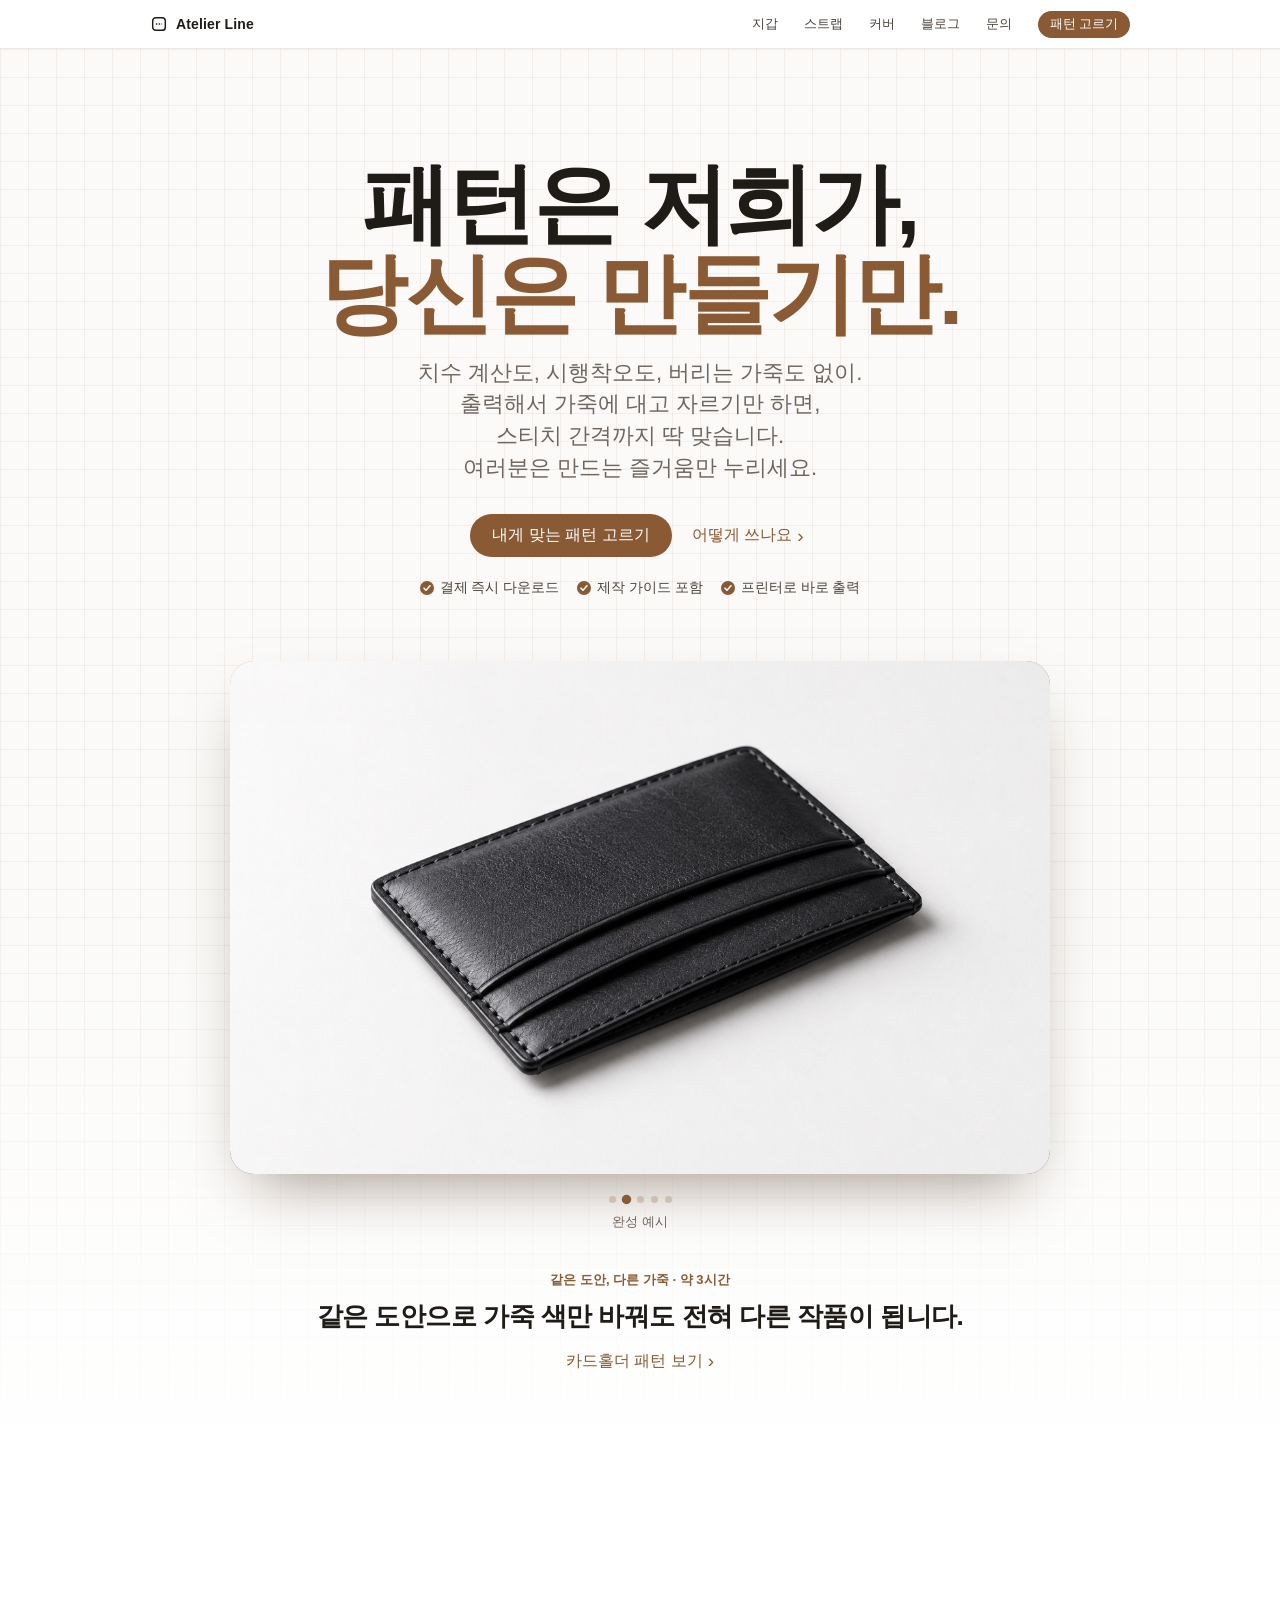
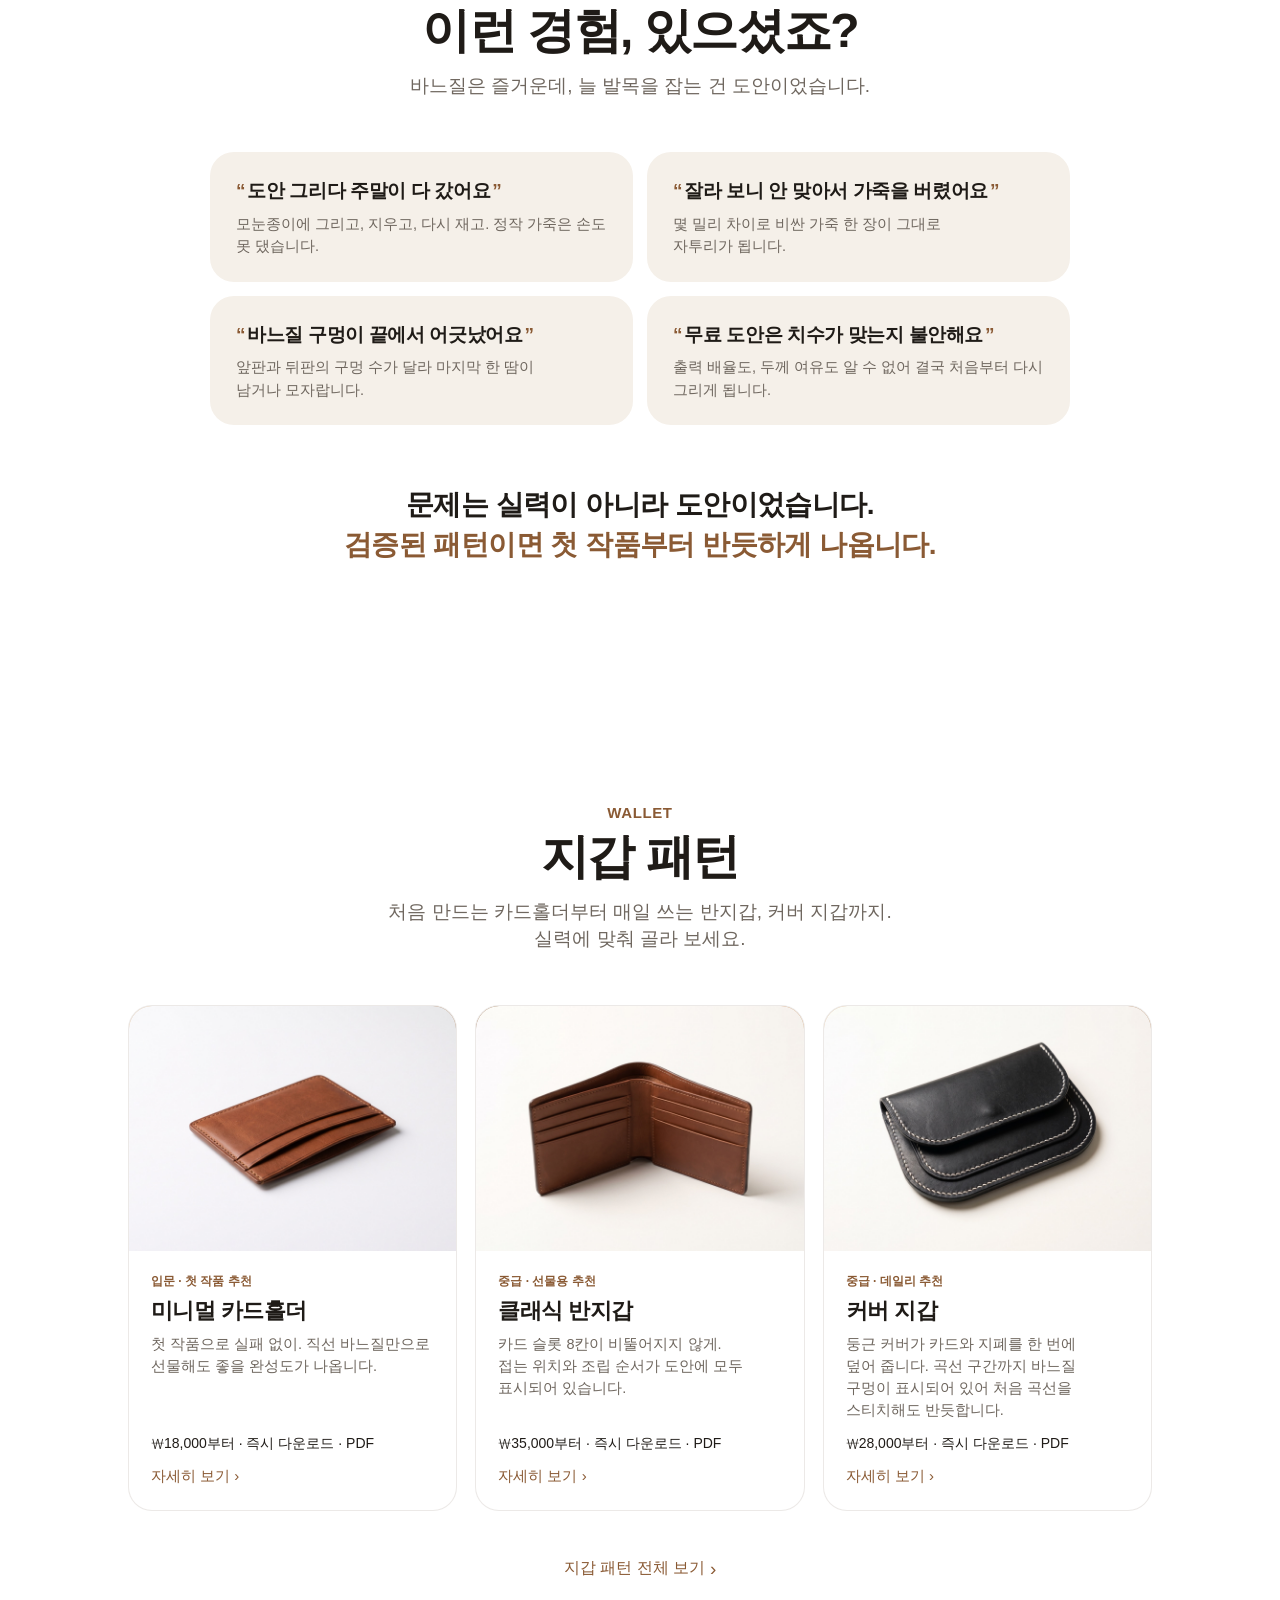
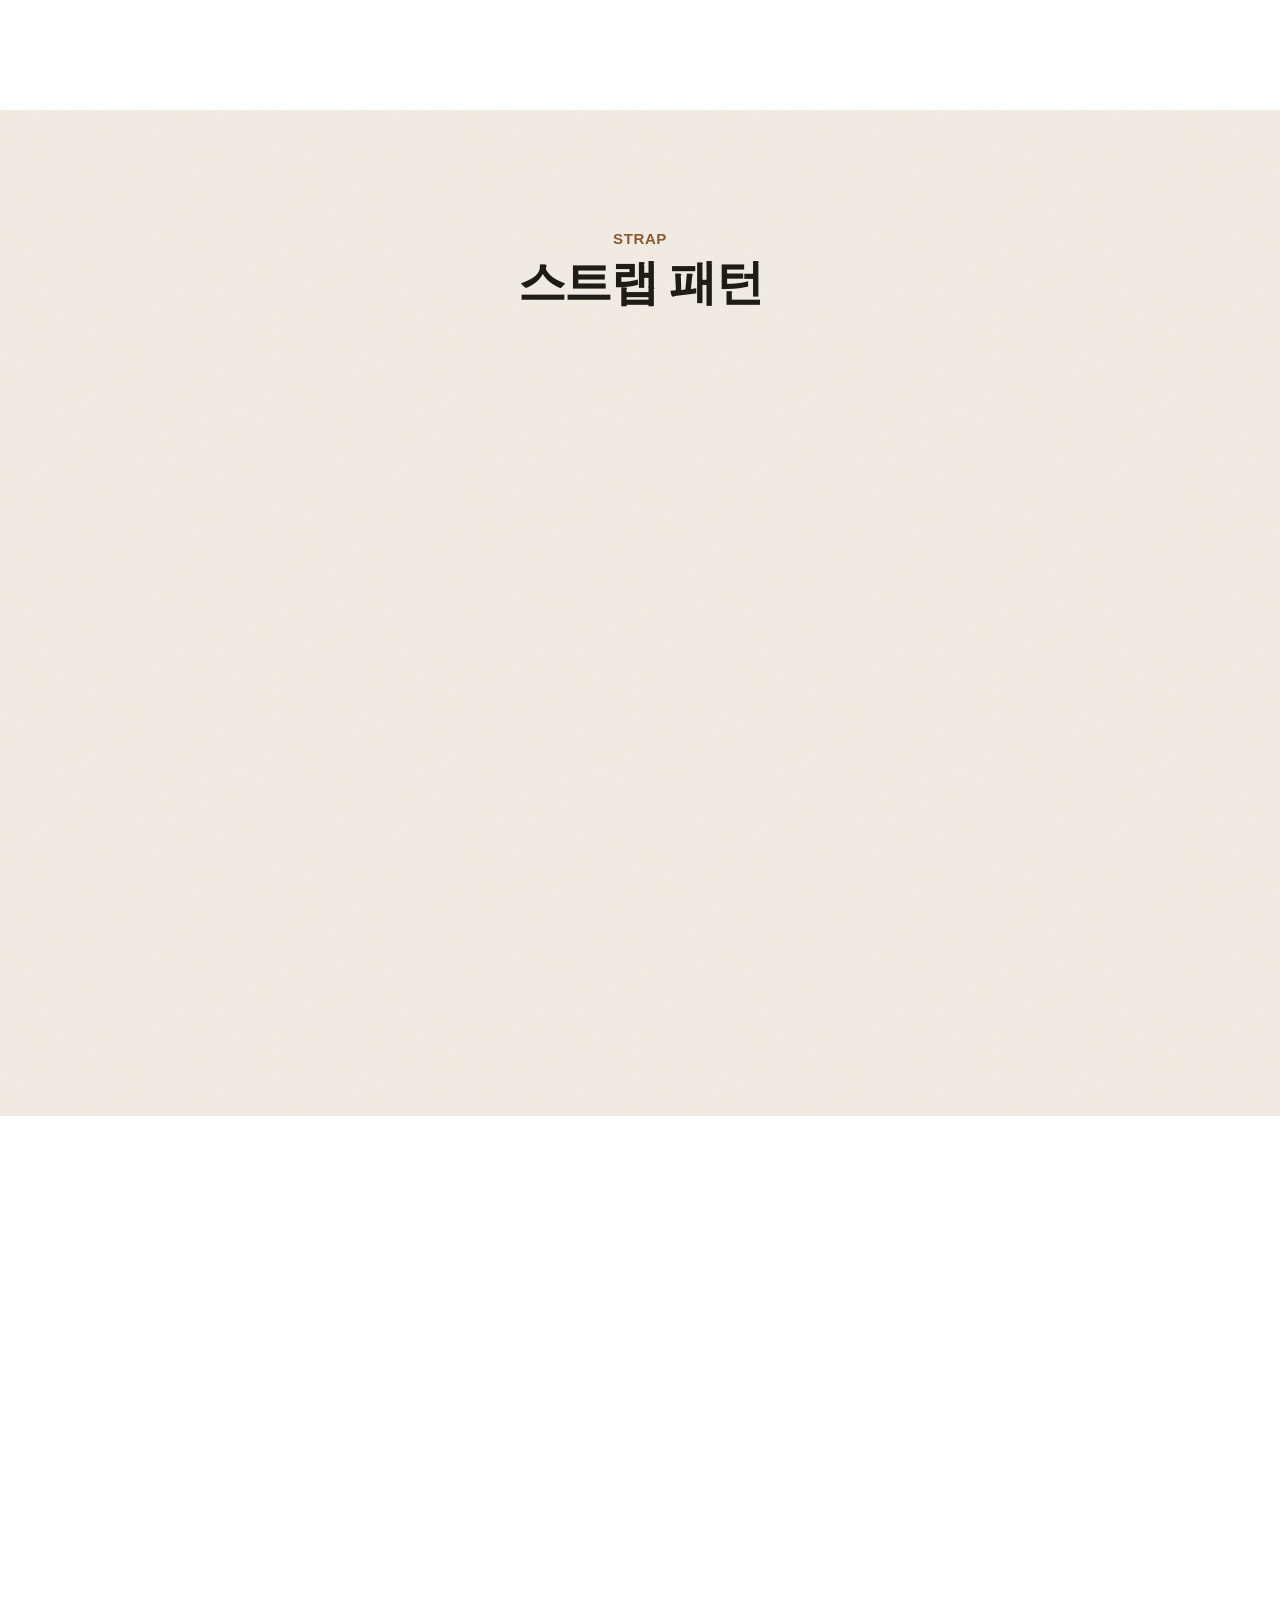
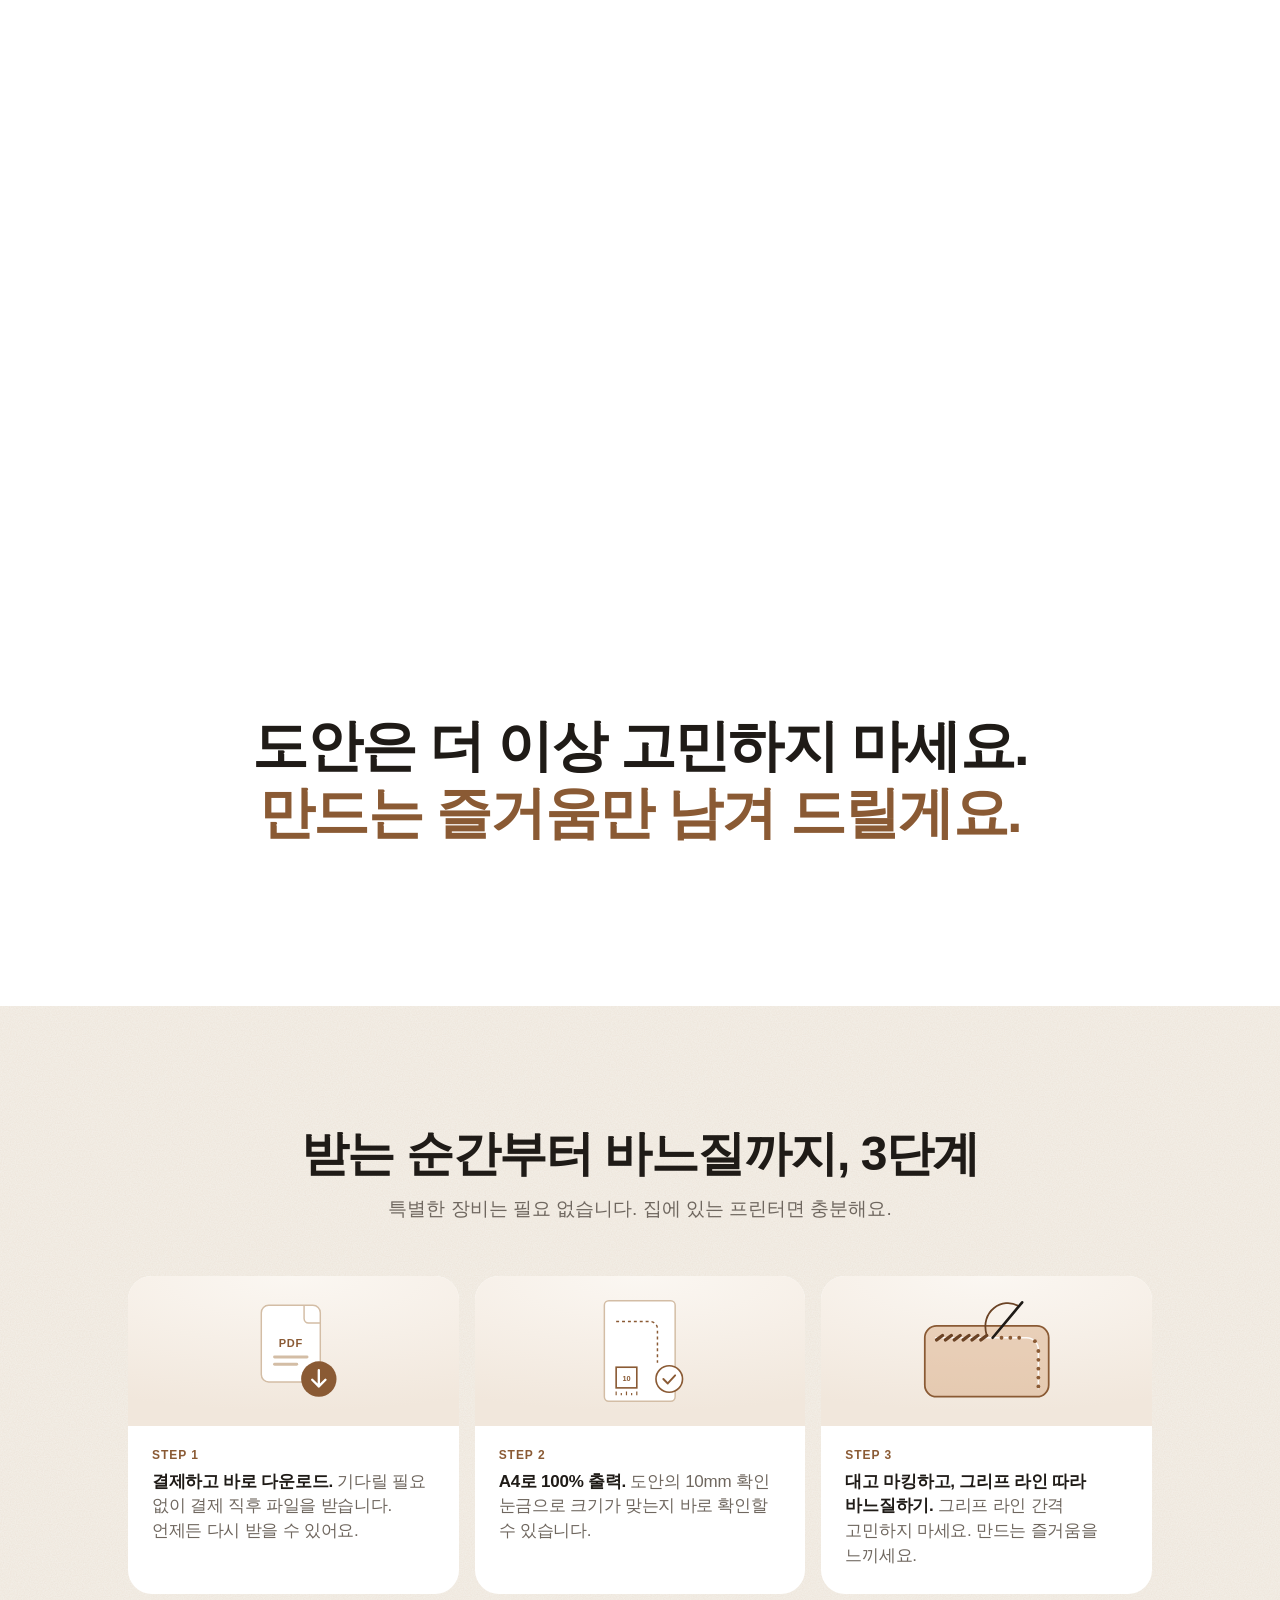
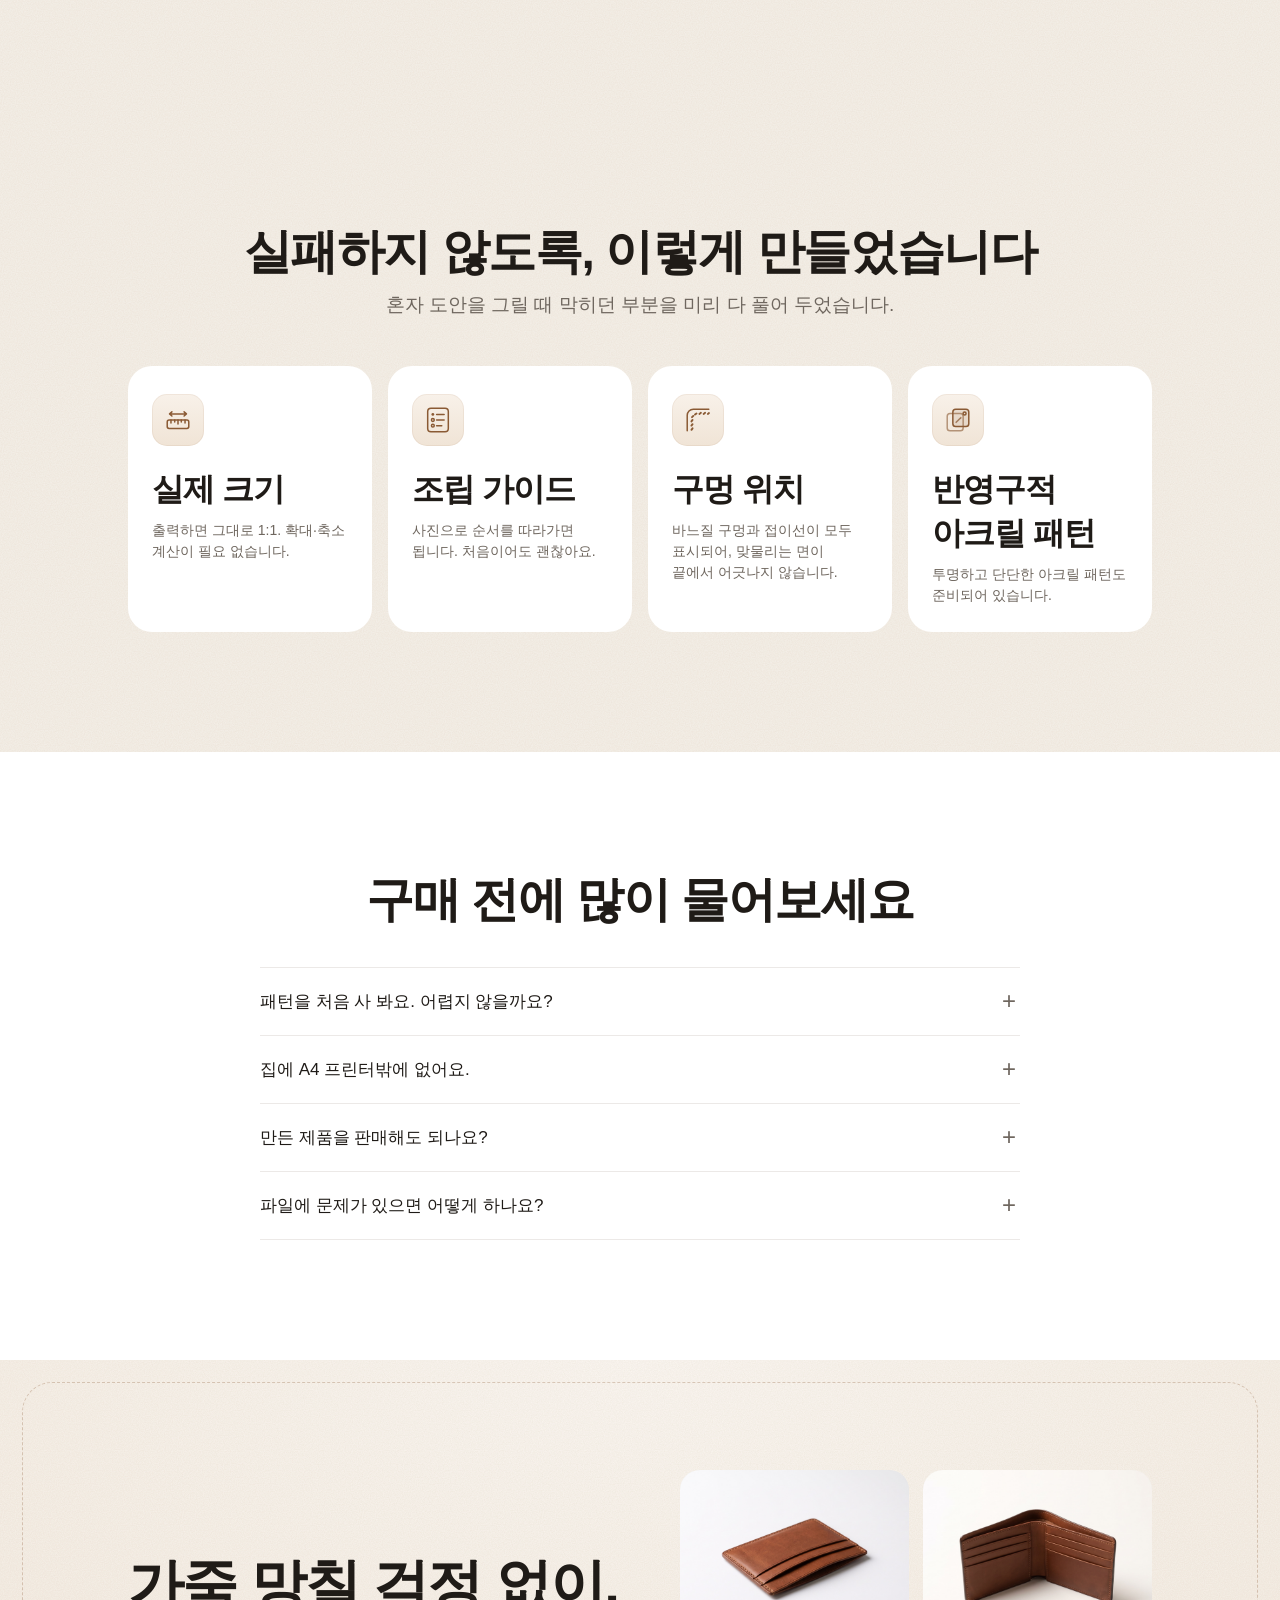
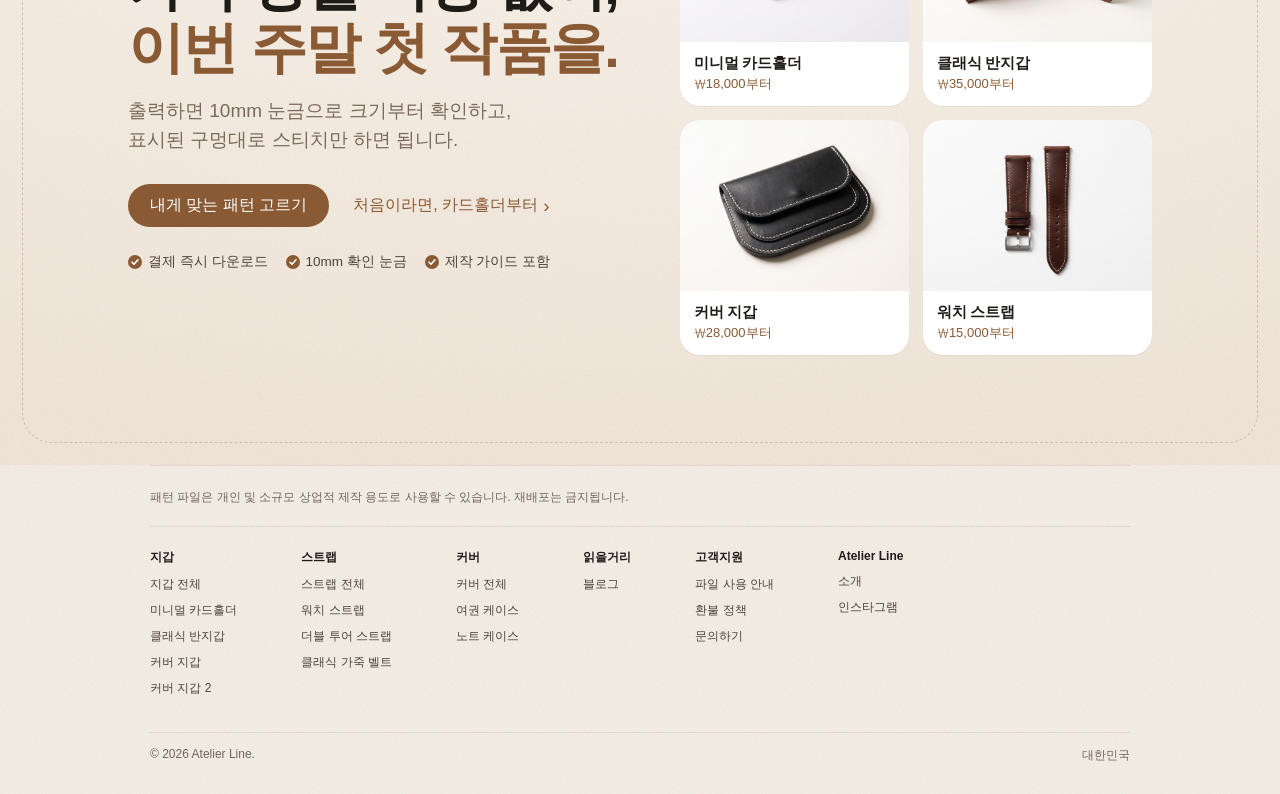
<file: index.html>
<!DOCTYPE html>
<html lang="ko"><head>
<meta charset="UTF-8">
<meta name="robots" content="noindex, nofollow">
<meta name="viewport" content="width=device-width, initial-scale=1, viewport-fit=cover">
<title>ATELIER LINE — 가죽 패턴</title>
<script>document.documentElement.classList.add('js');</script>
<style>
:root{
  --bg:#ffffff; --ink:#1f1b17; --sub:#6f675f; --line:rgba(70,45,20,.10);
  --soft:#f5f0e9;
  --display:"Malgun Gothic","맑은 고딕","Apple SD Gothic Neo","Pretendard",-apple-system,BlinkMacSystemFont,sans-serif;
  --grain:url("data:image/svg+xml,%3Csvg xmlns='http://www.w3.org/2000/svg' width='180' height='180'%3E%3Cfilter id='n'%3E%3CfeTurbulence type='fractalNoise' baseFrequency='.85' numOctaves='2' stitchTiles='stitch'/%3E%3CfeColorMatrix values='0 0 0 0 .32 0 0 0 0 .2 0 0 0 0 .09 .1 0 0 0 0'/%3E%3C/filter%3E%3Crect width='100%25' height='100%25' filter='url(%23n)'/%3E%3C/svg%3E");
  --accent:#8a5a34; --accent-2:#c98a52;
  --mono:"SF Mono",ui-monospace,Menlo,Consolas,monospace;
  --ease:cubic-bezier(.22,.61,.36,1);
}
*{margin:0;padding:0;box-sizing:border-box;}
html{scroll-behavior:smooth; scroll-padding-top:52px;}
body{
  font-family:-apple-system,BlinkMacSystemFont,"SF Pro Display","SF Pro Text","Apple SD Gothic Neo","Pretendard",Helvetica,Arial,sans-serif;
  background:var(--bg); color:var(--ink);
  -webkit-font-smoothing:antialiased;
  overflow-x:hidden;
  word-break:keep-all;
}
img,svg{max-width:100%;display:block;}
.wrap{max-width:1024px;margin:0 auto;padding:0 22px;}
a{color:inherit;}

/* ---------- Nav ---------- */
h1,h2,h3{text-wrap:balance;}
p{text-wrap:pretty;}
.hero .sub{text-wrap:balance;}
.hero .sub .ln{display:block; text-wrap:balance;}
.hero .sub .ch{display:inline-block;}
nav{
  position:sticky; top:0; z-index:50;
  padding-top:env(safe-area-inset-top,0px);
  backdrop-filter:saturate(180%) blur(20px); -webkit-backdrop-filter:saturate(180%) blur(20px);
  background:rgba(255,255,255,.72);
  border-bottom:.5px solid var(--line);
}
nav .wrap{display:flex; align-items:center; justify-content:space-between; height:48px; gap:16px;}
.brand{display:flex; align-items:center; gap:8px; font-size:14px; font-weight:600; letter-spacing:.01em; text-decoration:none; white-space:nowrap;}
.brand svg{width:18px; height:18px;}
.navlinks{display:flex; align-items:center; gap:26px; font-size:12.5px;}
.navlinks a{text-decoration:none; color:#4a433c; transition:color .2s;}
.navlinks a:hover{color:var(--ink);}
.navlinks .nav-cta{background:var(--accent); color:#fff; padding:5px 12px; border-radius:980px; font-weight:500; white-space:nowrap;}
.navlinks .nav-cta:hover{color:#fff; background:#6f4627;}

/* ---------- Buttons ---------- */
.actions{display:flex; gap:14px; justify-content:center; align-items:center; flex-wrap:wrap;}
.btn{
  display:inline-flex; align-items:center; justify-content:center;
  font-size:16px; font-weight:500; text-decoration:none;
  padding:11px 22px; border-radius:980px; transition:background .2s, transform .2s;
}
.btn-primary{background:var(--accent); color:#fff;}
.btn-primary:hover{background:#744a2a;}
.btn-primary:active{transform:scale(.97);}
.btn-link{color:var(--accent); padding:11px 6px;}
.btn-link::after{content:"›"; margin-left:5px; font-size:19px; line-height:0; transition:transform .2s;}
.btn-link:hover::after{transform:translateX(3px);}
.dark .btn-primary{background:var(--accent-2); color:#1a120b;}
.dark .btn-primary:hover{background:#d99c66;}
.dark .btn-link{color:var(--accent-2);}

/* ---------- Hero ---------- */
.hero{
  position:relative; text-align:center; overflow:hidden;
  padding:110px 24px 0;
  background:
    linear-gradient(to bottom, rgba(255,255,255,0) 60%, #fff 100%),
    linear-gradient(rgba(138,90,52,.07) 1px, transparent 1px) 0 0/28px 28px,
    linear-gradient(90deg, rgba(138,90,52,.07) 1px, transparent 1px) 0 0/28px 28px,
    #fbfaf8;
}
.hero .eyebrow{display:inline-block; font-size:13px; font-weight:600; color:var(--accent); letter-spacing:.04em; padding:6px 12px; border:1px solid rgba(138,90,52,.25); border-radius:980px; background:rgba(255,255,255,.7); margin-bottom:22px;}
.hero h1{font-size:clamp(40px,8vw,88px); font-weight:700; letter-spacing:-.045em; line-height:1.02; margin-bottom:18px;}
.hero h1 em{font-style:normal; color:var(--accent);}
.hero .sub{font-size:clamp(17px,2.2vw,22px); color:var(--sub); max-width:520px; margin:0 auto 30px; line-height:1.45;}
.hero{padding-bottom:90px;}
.show{max-width:820px; margin:64px auto 0;}
.result-stack{display:grid;}
.result-stack > *{grid-area:1/1; opacity:0; visibility:hidden; transition:opacity .7s ease, visibility 0s linear .7s;}
.result-stack > .is-on{opacity:1; visibility:visible; transition:opacity .7s ease;}
.result{position:relative; aspect-ratio:16/10; border-radius:24px; overflow:hidden; margin:0; background:radial-gradient(120% 90% at 20% 10%,#e6c49d 0%,#b9875a 45%,#7d4f2c 100%); box-shadow:0 30px 60px -26px rgba(60,35,15,.5);}
.result > .photo{position:absolute; inset:0; width:100%; height:100%; object-fit:cover;}
.show-labels{display:flex; flex-direction:column; align-items:center; gap:10px; margin:22px auto 0; font-size:13px; color:var(--sub);}
.show-labels p{margin:0; text-align:center;}
.show-dots{display:flex; justify-content:center; gap:7px;}
.show-dot{position:relative; width:7px; height:7px; padding:0; border:0; border-radius:50%; background:rgba(138,90,52,.25); cursor:pointer; transition:background .3s, transform .3s;}
.show-dot.is-on{background:var(--accent); transform:scale(1.35);}
.show-dot::after{content:""; position:absolute; inset:-12px -6px;}
.slide-infos{display:grid; margin-top:40px;}
.slide-info{grid-area:1/1; opacity:0; visibility:hidden; transition:opacity .5s ease, visibility 0s linear .5s;}
.slide-info.is-on{opacity:1; visibility:visible; transition:opacity .5s ease .15s;}
.si-time{font-size:13px; font-weight:600; color:var(--accent); margin-bottom:10px;}
.si-cap{font-size:clamp(20px,2.6vw,26px); font-weight:600; letter-spacing:-.02em; margin:0 16px;}
.show-link{margin-top:6px;}
.ed-on .slide-info:not(.is-on) .ed-text{pointer-events:none;}

/* ---------- Product panels ---------- */
.panel{
  min-height:92vh; display:flex; flex-direction:column; align-items:center;
  justify-content:center; text-align:center; padding:110px 24px; position:relative;
}
.panel.alt{background:var(--soft);}
.panel.dark{background:#000; color:#f5f0e9;}
.panel .eyebrow{font-size:15px; font-weight:600; color:var(--accent); margin-bottom:8px; letter-spacing:.01em;}
.panel.dark .eyebrow{color:var(--accent-2);}
.panel h2{font-size:clamp(36px,6.4vw,64px); font-weight:700; letter-spacing:-.035em; line-height:1.05; margin-bottom:14px;}
.panel .sub{font-size:clamp(17px,2vw,21px); color:var(--sub); max-width:500px; margin:0 auto 26px; line-height:1.45;}
.panel.dark .sub{color:#a69c91;}
.price{font-size:14px; color:var(--sub); margin-top:14px; font-variant-numeric:tabular-nums;}
.panel.dark .price{color:#8e8e93;}

.visual{
  width:min(760px,100%); aspect-ratio:16/10; border-radius:28px; margin-top:52px;
  position:relative; overflow:hidden;
  box-shadow:0 30px 60px -30px rgba(60,35,15,.45), inset 0 0 0 1px rgba(255,255,255,.08);
}
.visual svg{position:absolute; inset:0; width:100%; height:100%;}
.visual > .photo{position:absolute; inset:0; width:100%; height:100%; object-fit:cover; z-index:2;}
.visual:has(> .photo) > svg{display:none;}
.visual .lbl, .visual .dim text{font-family:var(--mono);}
.v1{background:radial-gradient(120% 90% at 20% 10%,#e6c49d 0%,#b9875a 45%,#7d4f2c 100%);}
.v2{background:radial-gradient(120% 90% at 20% 10%,#2c2c2e 0%,#141415 55%,#050505 100%); box-shadow:0 30px 80px -30px rgba(201,138,82,.35), inset 0 0 0 1px rgba(255,255,255,.08);}
.v3{background:radial-gradient(120% 90% at 80% 10%,#d79a62 0%,#9b6235 50%,#4e3019 100%);}

.specs{display:flex; gap:10px; justify-content:center; flex-wrap:wrap; margin-top:26px;}
.chip{font-size:13px; color:var(--sub); padding:7px 13px; border-radius:980px; background:rgba(0,0,0,.04); display:inline-flex; align-items:center; gap:7px;}
.panel.dark .chip{background:rgba(255,255,255,.08); color:#a69c91;}
.dots{display:inline-flex; gap:3px;}
.dots i{width:6px; height:6px; border-radius:50%; background:currentColor; opacity:.25;}
.dots i.on{opacity:1; background:var(--accent);}
.panel.dark .dots i.on{background:var(--accent-2);}

/* ---------- Category (wallet) ---------- */
.cat{padding:120px 24px; text-align:center;}
.cat .eyebrow{font-size:15px; font-weight:600; color:var(--accent); margin-bottom:8px; letter-spacing:.04em; text-transform:uppercase;}
.cat h2{font-size:clamp(30px,4.6vw,48px); font-weight:700; letter-spacing:-.035em; line-height:1.15; margin-bottom:14px;}
.cat .sub{font-size:clamp(16px,2vw,19px); color:var(--sub); max-width:520px; margin:0 auto 52px; line-height:1.45;}
.cat-grid{display:grid; grid-template-columns:repeat(3,1fr); gap:18px; max-width:1024px; margin:0 auto; text-align:left;}
.pcard{display:flex; flex-direction:column; text-decoration:none; color:inherit; background:#fff; border-radius:24px; overflow:hidden; border:1px solid var(--line); transition:transform .35s var(--ease), box-shadow .35s var(--ease);}
.pcard:hover{transform:translateY(-4px); box-shadow:0 24px 48px -26px rgba(60,35,15,.4);}
.pcard .visual{width:100%; margin:0; border-radius:0; aspect-ratio:4/3; box-shadow:none;}
.pbody{padding:22px 22px 24px; display:flex; flex-direction:column; flex:1;}
.plevel{font-size:12px; font-weight:600; color:var(--accent); margin-bottom:6px;}
.pcard h3{font-size:22px; font-weight:700; letter-spacing:-.025em; margin-bottom:8px;}
.ptag{font-size:14.5px; color:var(--sub); line-height:1.5; margin-bottom:14px; flex:1;}
.pprice{font-size:14px; font-weight:500; margin-bottom:14px; font-variant-numeric:tabular-nums;}
.plink{font-size:15px; color:var(--accent);}
.plink::after{content:" ›";}

/* ---------- Cover section ---------- */
.cat-soft{background:var(--grain),var(--soft);}
.cat-grid-2{grid-template-columns:repeat(2,1fr); max-width:760px;}
.visual > .rel-illus{position:absolute; inset:6% 8%; width:84%; height:88%;}
.visual:has(> .photo) > .rel-illus{display:none;}

/* ---------- Statement ---------- */
.statement{padding:160px 24px; text-align:center; background:var(--bg);}
.statement h2{font-size:clamp(30px,5vw,56px); font-weight:700; letter-spacing:-.035em; line-height:1.2; max-width:820px; margin:0 auto;}
.statement .muted{color:var(--accent);}

/* ---------- Features ---------- */
.features{padding:110px 24px 120px; background:var(--grain),var(--soft);}
.features h2{font-size:clamp(30px,4.6vw,48px); font-weight:700; letter-spacing:-.035em; line-height:1.15; text-align:center; margin-bottom:12px;}
.features .lead{text-align:center; color:var(--sub); font-size:clamp(16px,2vw,19px); margin-bottom:48px;}
.grid{display:grid; grid-template-columns:repeat(4,1fr); gap:16px; max-width:1024px; margin:0 auto;}
.card{background:#fff; border-radius:24px; padding:28px 24px 26px; text-align:left; transition:transform .35s var(--ease), box-shadow .35s var(--ease);}
.card:hover{transform:translateY(-4px); box-shadow:0 20px 40px -24px rgba(0,0,0,.25);}
.card .ico-tile{display:flex; align-items:center; justify-content:center; width:52px; height:52px; border-radius:15px; background:linear-gradient(180deg,#f8f1e9,#f0e4d6); box-shadow:inset 0 0 0 1px rgba(138,90,52,.08); margin-bottom:22px;}
.card .ico{width:30px; height:30px; color:var(--accent);}
.card .big{font-size:32px; font-weight:700; letter-spacing:-.03em; margin-bottom:8px;}
.card p{font-size:14px; color:var(--sub); line-height:1.5;}

/* ---------- Trust row ---------- */
.trust{display:flex; gap:8px 18px; justify-content:center; flex-wrap:wrap; list-style:none; margin-top:22px; font-size:13.5px; color:#4a433c;}
.trust li{display:inline-flex; align-items:center; gap:6px;}
.trust li::before{content:""; width:14px; height:14px; border-radius:50%; background:var(--accent) url("data:image/svg+xml,%3Csvg xmlns='http://www.w3.org/2000/svg' viewBox='0 0 14 14'%3E%3Cpath d='M4 7.2l2 2 4-4.4' fill='none' stroke='%23fff' stroke-width='1.6' stroke-linecap='round' stroke-linejoin='round'/%3E%3C/svg%3E") center/14px no-repeat;}

/* ---------- Pain points ---------- */
.pain{padding:130px 24px 120px; background:#fff;}
.pain h2,.how h2,.faq-sec h2{font-size:clamp(30px,4.6vw,48px); font-weight:700; letter-spacing:-.035em; line-height:1.15; text-align:center; margin-bottom:14px;}
.pain .lead,.how .lead{text-align:center; color:var(--sub); font-size:clamp(16px,2vw,19px); line-height:1.5; max-width:560px; margin:0 auto 52px;}
.pain-grid{display:grid; grid-template-columns:repeat(2,1fr); gap:14px; max-width:860px; margin:0 auto;}
.pain-card{background:var(--soft); border-radius:24px; padding:26px 26px 24px;}
.pain-card h3{font-size:19px; font-weight:600; letter-spacing:-.02em; line-height:1.4; margin-bottom:8px;}
.pain-card h3::before{content:"“"; color:var(--accent); margin-right:2px;}
.pain-card h3::after{content:"”"; color:var(--accent); margin-left:2px;}
.pain-card p{font-size:14.5px; color:var(--sub); line-height:1.55;}
.pain-answer{text-align:center; margin-top:60px; font-size:clamp(20px,2.8vw,28px); font-weight:600; letter-spacing:-.02em; line-height:1.4;}
.pain-answer em{font-style:normal; color:var(--accent);}

/* ---------- How it works ---------- */
.how{padding:120px 24px; background:var(--grain),var(--soft);}
.how-steps{display:grid; grid-template-columns:repeat(3,1fr); gap:16px; max-width:1024px; margin:44px auto 0; counter-reset:h;}
.how-step{background:#fff; border-radius:24px; overflow:hidden; counter-increment:h; display:flex; flex-direction:column; transition:transform .5s var(--ease), box-shadow .5s var(--ease);}
.how-step:hover{transform:translateY(-4px); box-shadow:0 18px 40px -18px rgba(60,35,15,.22);}
.how-art{position:relative; height:150px; background:radial-gradient(120% 90% at 50% 0%,#fbf7f2 0%,#f1e7dc 100%); display:flex; align-items:center; justify-content:center;}
.how-art svg{height:118px; width:auto; overflow:visible;}
.how-body{padding:22px 24px 26px;}
.how-body::before{content:"STEP " counter(h); display:block; font-size:12px; font-weight:600; letter-spacing:.08em; color:var(--accent); margin-bottom:8px;}
.how-step h3,.how-step p{display:inline; font-size:17px; line-height:1.45; letter-spacing:-.015em;}
.how-step h3{font-weight:600; color:var(--ink);}
.how-step h3::after{content:". ";}
.how-step p{font-weight:500; color:var(--sub);}

/* signature detail: a stitch line appears inside cards on hover */
.pcard,.fp{position:relative;}
.pcard::after,.fp::after{content:""; position:absolute; inset:7px; z-index:3; border:1.5px dashed transparent; border-radius:18px; pointer-events:none; transition:border-color .35s var(--ease);}
.pcard:hover::after,.fp:hover::after{border-color:rgba(138,90,52,.38);}
@media (hover:none){ .pcard::after,.fp::after{display:none;} }

/* ---------- FAQ ---------- */
.faq-sec{padding:120px 24px; background:#fff;}
.faq{max-width:760px; margin:40px auto 0; border-top:1px solid var(--line);}
.faq details{border-bottom:1px solid var(--line);}
.faq summary{list-style:none; cursor:pointer; padding:22px 40px 22px 0; font-size:17px; font-weight:500; position:relative;}
.faq summary::-webkit-details-marker{display:none;}
.faq summary::after{content:"+"; position:absolute; right:4px; top:50%; transform:translateY(-50%); font-size:24px; font-weight:300; color:var(--sub); transition:transform .25s;}
.faq details[open] summary::after{transform:translateY(-50%) rotate(45deg);}
.faq .a{font-size:15px; color:var(--sub); line-height:1.65; padding:0 40px 24px 0;}

/* ---------- Final CTA ---------- */
.final{position:relative; padding:110px 24px; background:var(--grain),radial-gradient(120% 100% at 50% 0%,#fbf7f2 0%,#f1e7dc 100%); color:var(--ink); overflow:hidden;}
.final::before{content:""; position:absolute; inset:22px; border:1.5px dashed rgba(138,90,52,.28); border-radius:30px; pointer-events:none;}
.final-in{position:relative; display:grid; grid-template-columns:1.05fr 1fr; gap:56px; align-items:center; max-width:1024px; margin:0 auto;}
.final h2{font-size:clamp(32px,5vw,56px); font-weight:700; letter-spacing:-.04em; line-height:1.12; margin-bottom:18px;}
.final h2 em{font-style:normal; color:var(--accent);}
.final-copy p{font-size:clamp(16px,2vw,19px); color:#7a6a5c; margin-bottom:30px; line-height:1.5; max-width:440px;}
.final-actions{display:flex; flex-wrap:wrap; align-items:center; gap:10px 18px;}
.final .btn-primary{background:var(--accent); color:#fff;}
.final .btn-primary:hover{background:#6f4627;}
.final .trust{justify-content:flex-start; margin-top:26px;}
.final-picks{display:grid; grid-template-columns:repeat(2,1fr); gap:14px;}
.fp{display:flex; flex-direction:column; background:#fff; border-radius:20px; overflow:hidden; text-decoration:none; color:inherit; box-shadow:0 1px 0 rgba(70,45,20,.06); transition:transform .35s var(--ease), box-shadow .35s var(--ease);}
.fp:hover{transform:translateY(-3px); box-shadow:0 18px 36px -20px rgba(60,35,15,.3);}
.fp-img{position:relative; display:block; aspect-ratio:4/3; background:#ece6de; overflow:hidden;}
.fp-img .photo{position:absolute; inset:0; width:100%; height:100%; object-fit:cover;}
.fp-name{padding:12px 14px 0; font-size:14.5px; font-weight:600; letter-spacing:-.01em;}
.fp-price{padding:2px 14px 13px; font-size:13px; color:var(--accent); font-weight:500; font-variant-numeric:tabular-nums;}

/* ---------- Footer ---------- */
footer{background:var(--grain),var(--soft); padding:0 24px calc(30px + env(safe-area-inset-bottom,0px)); font-size:12px; color:var(--sub);}
footer .fnote{padding:22px 0 18px; border-top:1px solid var(--line); border-bottom:1px solid var(--line); margin-bottom:22px; line-height:1.6;}
.fcols{display:flex; gap:64px; flex-wrap:wrap; margin-bottom:26px;}
.fcol h4{font-size:12px; font-weight:600; color:var(--ink); margin-bottom:10px;}
.fcol a{display:block; text-decoration:none; margin-bottom:9px; font-size:12px; color:#4a433c;}
.fcol a:hover{text-decoration:underline;}
.fbottom{padding-top:14px; border-top:1px solid var(--line); display:flex; justify-content:space-between; flex-wrap:wrap; gap:8px;}

/* ---------- Motion ---------- */
.js .reveal{opacity:0; transform:translateY(28px); transition:opacity .9s var(--ease), transform .9s var(--ease);}
.js .reveal.in{opacity:1; transform:none;}
.js .reveal.d1{transition-delay:.08s;} .js .reveal.d2{transition-delay:.16s;} .js .reveal.d3{transition-delay:.24s;}
.js .fade{opacity:0; transition:opacity .8s ease 1.1s;}
.js .in .fade{opacity:1;}

/* ---------- Responsive ---------- */
@media (max-width:860px){ .cat-grid{grid-template-columns:1fr; max-width:480px;} .grid{grid-template-columns:repeat(2,1fr);} }
@media (max-width:860px){
  .final-in{grid-template-columns:1fr; gap:40px; max-width:560px; text-align:center;}
  .final-copy p{margin-left:auto; margin-right:auto;}
  .final-actions,.final .trust{justify-content:center;}
}
/* tablets and phones: illustration on the left, text on the right */
@media (max-width:860px){
  .how-steps{display:flex; flex-direction:column; gap:12px; max-width:680px;}
  .how-step{flex-direction:row; align-items:center;}
  .how-step:hover{transform:none; box-shadow:none;}
  .how-art{flex:0 0 150px; height:auto; min-height:120px; align-self:stretch;}
  .how-art svg{height:88px;}
  .how-body{padding:20px 24px;}
}
@media (max-width:600px){
  .navlinks{gap:12px; font-size:12px;}
  .navlinks a{padding:12px 0; margin:-12px 0;}
  .navlinks .nav-cta{padding:7px 12px; margin:0;}
  .navlinks .hide-sm{display:none;}
  .hero{padding-top:80px;}
  .show{margin-top:44px;}
  .result{border-radius:18px;}
  .hero{padding-bottom:64px;}
  .panel{min-height:auto; padding:90px 16px;}
  .visual{border-radius:20px; margin-top:40px;}
  .statement{padding:110px 16px;}
  .features{padding:80px 16px 90px;}
  .grid{grid-template-columns:1fr; gap:12px;}
  .pain-grid{grid-template-columns:1fr;}
  .cat{padding:84px 16px;}
  /* phones: each category becomes a sideways-swipe row; the next card peeks in */
  .cat .cat-grid,.cat .cat-grid-2{display:flex; gap:12px; max-width:none; margin:0 -16px; padding:4px 16px 18px; overflow-x:auto; scroll-snap-type:x mandatory; scroll-padding:0 16px; -webkit-overflow-scrolling:touch; scrollbar-width:none;}
  .cat .cat-grid::-webkit-scrollbar{display:none;}
  .cat .pcard{flex:0 0 78%; scroll-snap-align:start;}
  .cat .pcard .visual{aspect-ratio:4/3;}
  .cat .pbody{padding:16px 16px 18px;}
  .cat .pcard h3{font-size:19px;}
  .cat .ptag{font-size:13.5px; display:-webkit-box; -webkit-line-clamp:2; -webkit-box-orient:vertical; overflow:hidden;}
  .cat .sub{margin-bottom:32px;}
  .js .cat .cat-grid .reveal{opacity:1; transform:none;}
  .how{padding:84px 16px;}
  .how-steps{gap:10px; margin:32px auto 0;}
  .how-step{border-radius:20px;}
  .how-art{flex:0 0 88px; min-height:96px;}
  .how-art svg{height:64px;}
  .how-body{padding:16px 18px 16px 16px;}
  .how-body::before{margin-bottom:4px; font-size:11px;}
  .how-step h3,.how-step p{font-size:15px; line-height:1.45;}
  .js .how-steps .reveal{opacity:1; transform:none;}
  .pain,.how,.faq-sec{padding:84px 16px;}
  .final{padding:84px 28px 90px;}
  .final-picks{gap:10px;}
  .fp-name{padding:10px 12px 0; font-size:13.5px;}
  .fp-price{padding:1px 12px 11px; font-size:12.5px;} .final::before{inset:12px; border-radius:24px;}
  .fcols{gap:36px;}
}
@media (prefers-reduced-motion:reduce){
  html{scroll-behavior:auto;}
  *{transition:none!important; animation:none!important;}
  .js .reveal,.js .fade{opacity:1; transform:none;}
}

/* headings: Malgun Gothic; body text stays in the system sans */
body :is(h1,h2,.big){font-family:var(--display); letter-spacing:-.03em;}
</style>
</head>
<body>

<!-- shared SVG defs: leather grain -->
<svg width="0" height="0" style="position:absolute" aria-hidden="true">
  <defs>
    <filter id="grain" x="0" y="0" width="100%" height="100%">
      <feTurbulence type="fractalNoise" baseFrequency="1.1" numOctaves="3" stitchTiles="stitch"></feTurbulence>
      <feColorMatrix type="saturate" values="0"></feColorMatrix>
      <feComponentTransfer><feFuncA type="table" tableValues="0 .55"></feFuncA></feComponentTransfer>
    </filter>
    <marker id="tick" viewBox="0 0 10 10" refX="5" refY="5" markerWidth="6" markerHeight="6" orient="auto">
      <path d="M5 0 V10" stroke="currentColor" stroke-width="1.4"></path>
    </marker>
  </defs>
</svg>

<nav>
  <div class="wrap">
    <a class="brand" href="#top">
      <svg viewBox="0 0 20 20" fill="none" stroke="currentColor" stroke-width="1.6"><rect x="3" y="3" width="14" height="14" rx="3.5"></rect><path d="M6.5 10h7" stroke-dasharray="1.6 1.6"></path></svg>
      Atelier Line
    </a>
    <div class="navlinks">
      <a href="wallet.html">지갑</a>
      <a href="strap.html">스트랩</a>
      <a href="cover.html">커버</a>
      <a href="blog/" class="hide-sm">블로그</a>
      <a href="#contact" class="hide-sm">문의</a>
      <a href="#wallet" class="nav-cta">패턴 고르기</a>
    </div>
  </div>
</nav>

<!-- ===== Hero ===== -->
<header class="hero" id="top">
  <h1 class="reveal d1">패턴은 저희가,<br><em>당신은 만들기만.</em></h1>
  <p class="sub reveal d2"><span class="ln">치수 계산도, 시행착오도, 버리는 가죽도 없이.</span><span class="ln"><span class="ch">출력해서 가죽에 대고 자르기만 하면,</span> <span class="ch">스티치 간격까지 딱 맞습니다.</span></span><span class="ln">여러분은 만드는 즐거움만 누리세요.</span></p>
  <div class="actions reveal d3">
    <a class="btn btn-primary" href="#wallet">내게 맞는 패턴 고르기</a>
    <a class="btn btn-link" href="#how">어떻게 쓰나요</a>
  </div>
  <ul class="trust reveal d3">
    <li><span class="tx">결제 즉시 다운로드</span></li>
    <li><span class="tx">제작 가이드 포함</span></li>
    <li><span class="tx">프린터로 바로 출력</span></li>
  </ul>

  <div class="show reveal" data-slider="">
    <div class="result-stack">
      <figure class="result is-on" data-img="gallery-1" data-sheet="cardholder">
        <img class="photo" src="assets/uploads/gallery-cardholder-brown.jpg" alt="미니멀 카드홀더 · 브라운">
      </figure>
      <figure class="result" data-img="gallery-5" data-sheet="cardholder">
        <img class="photo" src="assets/uploads/gallery-cardholder-black.jpg" alt="미니멀 카드홀더 · 블랙" loading="lazy">
      </figure>
      <figure class="result" data-img="gallery-6" data-sheet="flap">
        <img class="photo" src="assets/uploads/gallery-flap-studio.jpg" alt="커버 지갑" loading="lazy">
      </figure>
      <figure class="result" data-img="gallery-3" data-sheet="bifold">
        <img class="photo" src="assets/uploads/gallery-bifold.jpg" alt="클래식 반지갑 · 브라운" loading="lazy">
      </figure>
      <figure class="result" data-img="gallery-4" data-sheet="strap">
        <img class="photo" src="assets/uploads/gallery-watch-strap.jpg" alt="워치 스트랩 · 다크 브라운" loading="lazy">
      </figure>
    </div>
  </div>
  <div class="show-labels">
    <div class="show-dots" aria-label="완성 예시 넘기기"><button type="button" class="show-dot is-on" aria-label="미니멀 카드홀더 · 브라운 보기"></button><button type="button" class="show-dot" aria-label="미니멀 카드홀더 · 블랙 보기"></button><button type="button" class="show-dot" aria-label="커버 지갑 보기"></button><button type="button" class="show-dot" aria-label="클래식 반지갑 · 브라운 보기"></button><button type="button" class="show-dot" aria-label="워치 스트랩 · 다크 브라운 보기"></button></div>
    <p class="show-r">완성 예시</p>
  </div>
  <div class="slide-infos">
    <div class="slide-info is-on">
      <p class="si-time">출력 → 재단 → 바느질 · 약 3시간</p>
      <p class="si-cap">이 도안 한 장이, 주말 오후면 이 카드홀더가 됩니다.</p>
      <a class="btn btn-link show-link" href="cardholder.html">카드홀더 패턴 보기</a>
    </div>
    <div class="slide-info">
      <p class="si-time">같은 도안, 다른 가죽 · 약 3시간</p>
      <p class="si-cap">같은 도안으로 가죽 색만 바꿔도 전혀 다른 작품이 됩니다.</p>
      <a class="btn btn-link show-link" href="cardholder.html">카드홀더 패턴 보기</a>
    </div>
    <div class="slide-info">
      <p class="si-time">출력 → 재단 → 바느질 · 약 6시간</p>
      <p class="si-cap">곡선 커버도 표시된 구멍대로 스티치하면 반듯하게 나옵니다.</p>
      <a class="btn btn-link show-link" href="flap-wallet.html">커버 지갑 패턴 보기</a>
    </div>
    <div class="slide-info">
      <p class="si-time">출력 → 재단 → 바느질 · 약 8시간</p>
      <p class="si-cap">카드 슬롯 8칸이 비뚤어지지 않는 반지갑, 선물로도 손색없습니다.</p>
      <a class="btn btn-link show-link" href="long-wallet.html">반지갑 패턴 보기</a>
    </div>
    <div class="slide-info">
      <p class="si-time">출력 → 재단 → 바느질 · 약 4시간</p>
      <p class="si-cap">시계에 맞춘 스트랩도 도안 한 장이면 충분합니다.</p>
      <a class="btn btn-link show-link" href="shoulder-bag.html">워치 스트랩 패턴 보기</a>
    </div>
  </div>
</header>

<!-- ===== Pain points ===== -->
<section class="pain">
  <h2 class="reveal">이런 경험, 있으셨죠?</h2>
  <p class="lead reveal d1">바느질은 즐거운데, 늘 발목을 잡는 건 도안이었습니다.</p>
  <div class="pain-grid">
    <div class="pain-card reveal"><h3>도안 그리다 주말이 다 갔어요</h3><p>모눈종이에 그리고, 지우고, 다시 재고. 정작 가죽은 손도 못 댔습니다.</p></div>
    <div class="pain-card reveal d1"><h3>잘라 보니 안 맞아서 가죽을 버렸어요</h3><p>몇 밀리 차이로 비싼 가죽 한 장이 그대로 자투리가 됩니다.</p></div>
    <div class="pain-card reveal d2"><h3>바느질 구멍이 끝에서 어긋났어요</h3><p>앞판과 뒤판의 구멍 수가 달라 마지막 한 땀이 남거나 모자랍니다.</p></div>
    <div class="pain-card reveal d3"><h3>무료 도안은 치수가 맞는지 불안해요</h3><p>출력 배율도, 두께 여유도 알 수 없어 결국 처음부터 다시 그리게 됩니다.</p></div>
  </div>
  <p class="pain-answer reveal">문제는 실력이 아니라 도안이었습니다.<br><em>검증된 패턴이면 첫 작품부터 반듯하게 나옵니다.</em></p>
</section>

<!-- ===== Wallet category ===== -->
<section class="cat" id="wallet">
  <div class="eyebrow reveal">Wallet</div>
  <h2 class="reveal d1">지갑 패턴</h2>
  <p class="sub reveal d2">처음 만드는 카드홀더부터 매일 쓰는 반지갑, 커버 지갑까지. 실력에 맞춰 골라 보세요.</p>
  <div class="cat-grid">
    <a class="pcard reveal" href="cardholder.html">
      <div class="visual v1" data-img="cardholder"><svg viewBox="0 0 300 225" fill="none"><g stroke="#fff" stroke-width="1.3"><rect x="40" y="62" width="130" height="94" rx="9"></rect><path d="M190 62 H218 A9 9 0 0 0 236 62 H262 V104 H190 Z"></path><path d="M190 114 H218 A9 9 0 0 0 236 114 H262 V156 H190 Z"></path></g></svg><img class="photo" src="assets/uploads/cardholder-1600.jpg" alt="미니멀 카드홀더"></div>
      <div class="pbody">
        <p class="plevel">입문 · 첫 작품 추천</p>
        <h3 data-edit="cardholder.name">미니멀 카드홀더</h3>
        <p class="ptag" data-edit="cardholder.tagline">첫 작품으로 실패 없이. 직선 바느질만으로 선물해도 좋을 완성도가 나옵니다.</p>
        <p class="pprice" data-edit="cardholder.price">₩18,000부터 · 즉시 다운로드 · PDF</p>
        <span class="plink">자세히 보기</span>
      </div>
    </a>
    <a class="pcard reveal d1" href="long-wallet.html">
      <div class="visual v3" data-img="long-wallet"><svg viewBox="0 0 300 225" fill="none"><rect x="30" y="62" width="240" height="100" rx="6" stroke="#fff" stroke-width="1.3"></rect><g stroke="#fff" stroke-opacity=".55" stroke-width=".7" stroke-dasharray="5 2 1 2"><path d="M150 55 V170"></path></g><g stroke="#fff" stroke-opacity=".8" stroke-width=".8"><path d="M44 84 H136 M44 100 H136 M44 116 H136 M164 84 H256 M164 100 H256 M164 116 H256"></path></g></svg><img class="photo" src="assets/uploads/bifold-wallet-1600.jpg" alt="클래식 반지갑"></div>
      <div class="pbody">
        <p class="plevel">중급 · 선물용 추천</p>
        <h3 data-edit="long-wallet.name">클래식 반지갑</h3>
        <p class="ptag" data-edit="long-wallet.tagline">카드 슬롯 8칸이 비뚤어지지 않게. 접는 위치와 조립 순서가 도안에 모두 표시되어 있습니다.</p>
        <p class="pprice" data-edit="long-wallet.price">₩35,000부터 · 즉시 다운로드 · PDF</p>
        <span class="plink">자세히 보기</span>
      </div>
    </a>
    <a class="pcard reveal d2" href="flap-wallet.html">
      <div class="visual v1" data-img="flap-wallet"><svg viewBox="0 0 300 225" fill="none"><g stroke="#fff" stroke-width="1.3"><path d="M70 70 H230 V150 Q230 175 205 175 H95 Q70 175 70 150 Z"></path><path d="M70 70 V95 Q70 125 100 125 H200 Q230 125 230 95 V70"></path></g><g stroke="#fff" stroke-opacity=".7" stroke-width=".8" stroke-dasharray="1 3" stroke-linecap="round"><path d="M76 76 V95 Q76 119 100 119 H200 Q224 119 224 95 V76"></path></g></svg><img class="photo" src="assets/uploads/flap-wallet-1600.jpg" alt="커버 지갑"></div>
      <div class="pbody">
        <p class="plevel">중급 · 데일리 추천</p>
        <h3 data-edit="flap-wallet.name">커버 지갑</h3>
        <p class="ptag" data-edit="flap-wallet.tagline">둥근 커버가 카드와 지폐를 한 번에 덮어 줍니다. 곡선 구간까지 바느질 구멍이 표시되어 있어 처음 곡선을 스티치해도 반듯합니다.</p>
        <p class="pprice" data-edit="flap-wallet.price">₩28,000부터 · 즉시 다운로드 · PDF</p>
        <span class="plink">자세히 보기</span>
      </div>
    </a>
  </div>
  <div class="actions reveal" style="margin-top:36px"><a class="btn btn-link" href="wallet.html">지갑 패턴 전체 보기</a></div>
</section>

<!-- ===== Shoulder bag ===== -->
<section class="cat cat-soft" id="p2">
  <div class="eyebrow reveal" data-edit="shoulder-bag.category">Strap</div>
  <h2 class="reveal d1">스트랩 패턴</h2>
  <p class="sub reveal d2" data-edit="shoulder-bag.tagline">시계가 있으세요? 직접 만든 스트랩으로 분위기를 바꿔 보세요.</p>
  <div class="cat-grid">
    <a class="pcard reveal" href="shoulder-bag.html">
      <div class="visual v2" data-img="shoulder-bag"><svg viewBox="0 0 300 225" fill="none"><g stroke="#c98a52" stroke-width="1.3"><path d="M120 40 H146 V170 L133 186 L120 170 Z"></path><path d="M160 40 H186 V130 H160 Z"></path></g></svg><img class="photo" src="assets/uploads/watch-strap-1600.jpg" alt="워치 스트랩"></div>
      <div class="pbody">
        <p class="plevel">중급 · 커스텀 추천</p>
        <h3 data-edit="shoulder-bag.name">워치 스트랩</h3>
        <p class="ptag">러그 폭 20 · 22mm 두 사이즈. 긴 쪽과 버클 쪽, 고리까지 한 장에 담아 내 시계에 꼭 맞게 만듭니다.</p>
        <p class="pprice" data-edit="shoulder-bag.price">₩15,000부터 · 즉시 다운로드 · PDF</p>
        <span class="plink">자세히 보기</span>
      </div>
    </a>
    <a class="pcard reveal d1" href="double-strap.html">
      <div class="visual v1" data-img="double-strap"><svg class="rel-illus" viewBox="0 0 300 225" fill="none" aria-label="두 번 감는 더블 투어 스트랩 일러스트"><ellipse cx="150" cy="128" rx="108" ry="64" stroke="#6b4325" stroke-width="17"></ellipse><ellipse cx="150" cy="128" rx="114" ry="70" stroke="#f3e2cf" stroke-width=".9" stroke-dasharray="2.2 3" opacity=".75"></ellipse><ellipse cx="150" cy="128" rx="102" ry="58" stroke="#f3e2cf" stroke-width=".9" stroke-dasharray="2.2 3" opacity=".75"></ellipse><ellipse cx="150" cy="136" rx="86" ry="46" stroke="#8a5a34" stroke-width="17"></ellipse><ellipse cx="150" cy="136" rx="92" ry="52" stroke="#f3e2cf" stroke-width=".9" stroke-dasharray="2.2 3" opacity=".75"></ellipse><ellipse cx="150" cy="136" rx="80" ry="40" stroke="#f3e2cf" stroke-width=".9" stroke-dasharray="2.2 3" opacity=".75"></ellipse><rect x="226" y="150" width="20" height="14" rx="3" stroke="#d8d8dc" stroke-width="2.4" transform="rotate(-28 236 157)"></rect><rect x="118" y="38" width="64" height="72" rx="16" fill="#1f1b17"></rect><rect x="126" y="46" width="48" height="56" rx="11" fill="#2c2c2e"></rect><path d="M150 58 V74 L160 80" stroke="#c98a52" stroke-width="2.2" stroke-linecap="round"></path><rect x="182" y="66" width="5" height="12" rx="2" fill="#1f1b17"></rect></svg><img class="photo" src="assets/uploads/double-strap-real-1.jpg" alt="더블 투어 스트랩"></div>
      <div class="pbody">
        <p class="plevel">중급 · 스타일 추천 · NEW</p>
        <h3 data-edit="double-strap.name">더블 투어 스트랩</h3>
        <p class="ptag" data-edit="double-strap.tagline">손목을 두 바퀴 감아 차는 스트랩. 긴 부품도 A4 정렬 표시만 맞추면 한 장처럼 이어집니다.</p>
        <p class="pprice" data-edit="double-strap.price">₩18,000부터 · 즉시 다운로드 · PDF</p>
        <span class="plink">자세히 보기</span>
      </div>
    </a>
    <a class="pcard reveal d2" href="belt.html">
      <div class="visual v1" data-img="belt"><svg class="rel-illus" viewBox="0 0 300 225" fill="none" aria-label="가죽 벨트 일러스트"><g transform="rotate(-10 150 112)"><path d="M44 96 H254 L274 112 L254 128 H44 Z" fill="#6b4325"></path><path d="M48 101 H252 L266 112 L252 123 H48" stroke="#f3e2cf" stroke-width=".9" stroke-dasharray="2.2 3" opacity=".75"></path><circle cx="196" cy="112" r="2.6" fill="#2a1a0e"></circle><circle cx="206" cy="112" r="2.6" fill="#2a1a0e"></circle><circle cx="216" cy="112" r="2.6" fill="#2a1a0e"></circle><circle cx="226" cy="112" r="2.6" fill="#2a1a0e"></circle><circle cx="236" cy="112" r="2.6" fill="#2a1a0e"></circle><rect x="88" y="90" width="15" height="44" rx="2" fill="#5a3820"></rect><rect x="14" y="86" width="30" height="52" rx="6" stroke="#d8d8dc" stroke-width="5"></rect><path d="M29 112 H60" stroke="#d8d8dc" stroke-width="4" stroke-linecap="round"></path></g></svg></div>
      <div class="pbody">
        <p class="plevel">입문 · 실용 추천 · NEW</p>
        <h3 data-edit="belt.name">클래식 가죽 벨트</h3>
        <p class="ptag" data-edit="belt.tagline">몸통은 길이표대로 자로 자르고, 끝 모양과 버클 쪽, 구멍 간격만 도안대로. 처음이어도 반듯한 벨트가 나옵니다.</p>
        <p class="pprice" data-edit="belt.price">₩15,000부터 · 즉시 다운로드 · PDF</p>
        <span class="plink">자세히 보기</span>
      </div>
    </a>
  </div>
  <div class="actions reveal" style="margin-top:36px"><a class="btn btn-link" href="strap.html">스트랩 패턴 전체 보기</a></div>
</section>

<!-- ===== Cover category ===== -->
<section class="cat" id="cover">
  <div class="eyebrow reveal">Cover</div>
  <h2 class="reveal d1">커버 패턴</h2>
  <p class="sub reveal d2">여행길의 여권부터 매일 쓰는 노트까지. 소중한 물건에 가죽 옷을 입혀 보세요.</p>
  <div class="cat-grid cat-grid-2">
    <a class="pcard reveal" href="passport.html">
      <div class="visual v1" data-img="passport"><svg class="rel-illus" viewBox="0 0 300 225" fill="none" aria-label="여권 케이스 일러스트"><rect x="88" y="34" width="124" height="166" rx="12" fill="#6b4325"></rect><rect x="96" y="42" width="108" height="150" rx="8" stroke="#f3e2cf" stroke-width="1" stroke-dasharray="2.2 3" opacity=".8"></rect><circle cx="150" cy="104" r="20" stroke="#c98a52" stroke-width="2"></circle><circle cx="150" cy="104" r="12" stroke="#c98a52" stroke-width="1.4"></circle><path d="M130 104 H170 M150 84 V124" stroke="#c98a52" stroke-width="1.2"></path><rect x="120" y="150" width="60" height="4" rx="2" fill="#c98a52" opacity=".8"></rect><rect x="206" y="58" width="44" height="64" rx="6" fill="#f4f1ec" transform="rotate(12 228 90)"></rect><path d="M214 74 H242 M214 84 H236" stroke="#b9b1a6" stroke-width="2" transform="rotate(12 228 90)"></path></svg><img class="photo" src="assets/uploads/passport-real-1.jpg" alt="여권 케이스"></div>
      <div class="pbody">
        <p class="plevel">입문~중급 · 여행 추천 · NEW</p>
        <h3 data-edit="passport.name">여권 케이스</h3>
        <p class="ptag" data-edit="passport.tagline">여권 표지를 양쪽 포켓에 끼우는 구조라 직선 스티치만으로 완성됩니다. 카드와 탑승권까지 한 번에.</p>
        <p class="pprice" data-edit="passport.price">₩20,000부터 · 즉시 다운로드 · PDF</p>
        <span class="plink">자세히 보기</span>
      </div>
    </a>
    <a class="pcard reveal d1" href="notebook.html">
      <div class="visual v1" data-img="notebook"><svg class="rel-illus" viewBox="0 0 300 225" fill="none" aria-label="노트 케이스 일러스트"><rect x="70" y="30" width="150" height="176" rx="10" fill="#8a5a34"></rect><rect x="78" y="38" width="134" height="160" rx="6" stroke="#f3e2cf" stroke-width="1" stroke-dasharray="2.2 3" opacity=".8"></rect><rect x="70" y="30" width="18" height="176" rx="6" fill="#6b4325"></rect><rect x="220" y="60" width="14" height="36" rx="5" fill="#6b4325"></rect><rect x="224" y="36" width="6" height="150" rx="3" fill="#1f1b17"></rect><path d="M224 186 L227 196 L230 186 Z" fill="#c98a52"></path><rect x="200" y="30" width="6" height="190" rx="2" fill="#c98a52" opacity=".9"></rect></svg></div>
      <div class="pbody">
        <p class="plevel">입문 · 데일리 추천 · NEW</p>
        <h3 data-edit="notebook.name">노트 케이스</h3>
        <p class="ptag" data-edit="notebook.tagline">노트 표지를 앞뒤 포켓에 끼워 쓰는 커버. 노트만 바꿔 끼우면 오래오래 쓸 수 있어요.</p>
        <p class="pprice" data-edit="notebook.price">₩22,000부터 · 즉시 다운로드 · PDF</p>
        <span class="plink">자세히 보기</span>
      </div>
    </a>
  </div>
  <div class="actions reveal" style="margin-top:36px"><a class="btn btn-link" href="cover.html">커버 패턴 전체 보기</a></div>
</section>


<!-- ===== Statement ===== -->
<section class="statement">
  <h2 class="reveal">도안은 더 이상 고민하지 마세요.<br><span class="muted">만드는 즐거움만 남겨 드릴게요.</span></h2>
</section>

<!-- ===== How it works ===== -->
<section class="how" id="how">
  <h2 class="reveal">받는 순간부터 바느질까지, 3단계</h2>
  <p class="lead reveal d1">특별한 장비는 필요 없습니다. 집에 있는 프린터면 충분해요.</p>
  <div class="how-steps">
    <div class="how-step reveal"><div class="how-art"><svg viewBox="0 0 200 160" aria-hidden="true"><rect x="56" y="18" width="80" height="104" rx="10" fill="#fff" stroke="#d3bda5" stroke-width="2"/><path d="M114 18v18a6 6 0 0 0 6 6h16" fill="none" stroke="#d3bda5" stroke-width="2"/><text x="96" y="74" text-anchor="middle" font-size="15" font-weight="700" fill="#8a5a34" font-family="-apple-system,Helvetica,sans-serif" letter-spacing="1">PDF</text><rect x="72" y="86" width="48" height="4" rx="2" fill="#d3bda5"/><rect x="72" y="96" width="34" height="4" rx="2" fill="#d3bda5"/><circle cx="134" cy="118" r="24" fill="#8a5a34"/><path d="M134 106v22m-9-9 9 9 9-9" fill="none" stroke="#fff" stroke-width="3.2" stroke-linecap="round" stroke-linejoin="round"/></svg></div><div class="how-body"><h3>결제하고 바로 다운로드</h3><p>기다릴 필요 없이 결제 직후 파일을 받습니다. 언제든 다시 받을 수 있어요.</p></div></div>
    <div class="how-step reveal d1"><div class="how-art"><svg viewBox="0 0 200 160" aria-hidden="true"><rect x="52" y="12" width="96" height="136" rx="6" fill="#fff" stroke="#d3bda5" stroke-width="2"/><path d="M68 40h46a10 10 0 0 1 10 10v46" fill="none" stroke="#8a5a34" stroke-width="2" stroke-dasharray="4 4"/><rect x="68" y="102" width="28" height="28" fill="none" stroke="#8a5a34" stroke-width="2.2"/><text x="82" y="120" text-anchor="middle" font-size="10" font-weight="600" fill="#8a5a34" font-family="-apple-system,Helvetica,sans-serif">10</text><g stroke="#8a5a34" stroke-width="1.6"><path d="M68 140v-5M75 140v-3M82 140v-5M89 140v-3M96 140v-5"/></g><circle cx="140" cy="118" r="18" fill="#fff" stroke="#8a5a34" stroke-width="2.2"/><path d="m132 118 6 6 10-11" fill="none" stroke="#8a5a34" stroke-width="2.6" stroke-linecap="round" stroke-linejoin="round"/></svg></div><div class="how-body"><h3>A4로 100% 출력</h3><p>도안의 10mm 확인 눈금으로 크기가 맞는지 바로 확인할 수 있습니다.</p></div></div>
    <div class="how-step reveal d2"><div class="how-art"><svg viewBox="0 0 200 160" aria-hidden="true"><rect x="16" y="46" width="168" height="96" rx="16" fill="#c98a52" opacity=".32"/><rect x="16" y="46" width="168" height="96" rx="16" fill="none" stroke="#8a5a34" stroke-width="2.4"/><path d="M30 62h124a16 16 0 0 1 16 16v54" fill="none" stroke="#fff" stroke-width="2" opacity=".9"/><g fill="#8a5a34"><circle cx="120" cy="62" r="2.6"/><circle cx="132" cy="62" r="2.6"/><circle cx="144" cy="62" r="2.6"/><circle cx="165.3" cy="66.7" r="2.6"/><circle cx="170" cy="80" r="2.6"/><circle cx="170" cy="92" r="2.6"/><circle cx="170" cy="104" r="2.6"/><circle cx="170" cy="116" r="2.6"/><circle cx="170" cy="128" r="2.6"/></g><path d="M32 65l8-6M44 65l8-6M56 65l8-6M68 65l8-6M80 65l8-6M92 65l8-6" stroke="#6b4325" stroke-width="4.6" stroke-linecap="round"/><path d="M100 59C90 26 122 6 143 19" fill="none" stroke="#6b4325" stroke-width="2.4" stroke-linecap="round"/><path d="M108 62 148 14" stroke="#1f1b17" stroke-width="3.6" stroke-linecap="round"/></svg></div><div class="how-body"><h3>대고 마킹하고, 그리프 라인 따라 바느질하기</h3><p>그리프 라인 간격 고민하지 마세요. 만드는 즐거움을 느끼세요.</p></div></div>
  </div>
</section>

<!-- ===== Features ===== -->
<section class="features" id="features">
  <h2 class="reveal">실패하지 않도록, 이렇게 만들었습니다</h2>
  <p class="lead reveal d1">혼자 도안을 그릴 때 막히던 부분을 미리 다 풀어 두었습니다.</p>
  <div class="grid">
    <div class="card reveal">
      <span class="ico-tile"><svg class="ico" viewBox="0 0 32 32" fill="none" stroke="currentColor" stroke-width="1.6" stroke-linecap="round" stroke-linejoin="round" aria-hidden="true"><path d="M7 9.5h18M7 9.5l2.5-2.2M7 9.5l2.5 2.2M25 9.5l-2.5-2.2M25 9.5l-2.5 2.2"/><rect x="4.5" y="16" width="23" height="9" rx="2"/><path d="M8.5 16v3.2M12.5 16v2M16 16v4.2M19.5 16v2M23.5 16v3.2"/></svg></span>
      <div class="big">실제 크기</div><p>출력하면 그대로 1:1. 확대·축소 계산이 필요 없습니다.</p>
    </div>
    <div class="card reveal d1">
      <span class="ico-tile"><svg class="ico" viewBox="0 0 32 32" fill="none" stroke="currentColor" stroke-width="1.6" stroke-linecap="round" stroke-linejoin="round" aria-hidden="true"><rect x="5" y="3.5" width="22" height="25" rx="3.5"/><circle cx="10.5" cy="10" r="1.5" fill="currentColor" stroke="none"/><path d="M14.5 10h8"/><circle cx="10.5" cy="16" r="1.5"/><path d="M14.5 16h8"/><circle cx="10.5" cy="22" r="1.5"/><path d="M14.5 22h5.5"/></svg></span>
      <div class="big">조립 가이드</div><p>사진으로 순서를 따라가면 됩니다. 처음이어도 괜찮아요.</p>
    </div>
    <div class="card reveal d2">
      <span class="ico-tile"><svg class="ico" viewBox="0 0 32 32" fill="none" stroke="currentColor" stroke-width="1.6" stroke-linecap="round" stroke-linejoin="round" aria-hidden="true"><path d="M4.5 27.5V11a6.5 6.5 0 0 1 6.5-6.5h16.5" /><path d="M9 26.5l1.2-1.6M9 22l1.2-1.6M9 17.5l1.2-1.6M9.6 13l1.4-1.4M12.8 10.2l1.6-1.2M17.5 9.5l1.6-1.2M22 9.5l1.6-1.2M26.5 9.5l1.2-.9" stroke-width="2"/></svg></span>
      <div class="big">구멍 위치</div><p>바느질 구멍과 접이선이 모두 표시되어, 맞물리는 면이 끝에서 어긋나지 않습니다.</p>
    </div>
    <div class="card reveal d3">
      <span class="ico-tile"><svg class="ico" viewBox="0 0 32 32" fill="none" stroke="currentColor" stroke-width="1.6" stroke-linecap="round" stroke-linejoin="round" aria-hidden="true"><rect x="4.5" y="9" width="17" height="18.5" rx="3" opacity=".6"/><rect x="10.5" y="4.5" width="17" height="18.5" rx="3" fill="currentColor" fill-opacity=".12"/><circle cx="23" cy="9" r="1.6"/><path d="M14 18.5l5-5" opacity=".75"/></svg></span>
      <div class="big">반영구적 아크릴 패턴</div><p>투명하고 단단한 아크릴 패턴도 준비되어 있습니다.</p>
    </div>
  </div>
</section>

<!-- ===== FAQ ===== -->
<section class="faq-sec">
  <h2 class="reveal">구매 전에 많이 물어보세요</h2>
  <div class="faq reveal">
    <details><summary>패턴을 처음 사 봐요. 어렵지 않을까요?</summary><p class="a">도안에 재단선, 바느질 구멍, 접이선이 모두 표시되어 있고, 사진 조립 가이드가 함께 들어 있습니다. 처음이라면 직선 바느질만으로 완성되는 미니멀 카드홀더부터 시작해 보세요.</p></details>
    <details><summary>집에 A4 프린터밖에 없어요.</summary><p class="a">충분합니다. 모든 도안은 A4로 출력할 수 있고, 큰 부품은 정렬 마크에 맞춰 이어 붙이도록 나뉘어 있습니다. 인쇄할 때 배율만 100%(실제 크기)로 맞춰 주세요.</p></details>
    <details><summary>만든 제품을 판매해도 되나요?</summary><p class="a">네. 개인 및 소규모 상업 제작(공방, 플리마켓, 온라인 판매 등)에 사용할 수 있습니다. 패턴 파일 자체의 재배포나 재판매만 금지됩니다.</p></details>
    <details><summary>파일에 문제가 있으면 어떻게 하나요?</summary><p class="a">파일이 열리지 않거나 치수에 문제가 있다면 문의해 주세요. 확인 후 바로 해결해 드립니다. 디지털 파일 특성상 다운로드 후 단순 변심 환불은 어렵습니다.</p></details>
  </div>
</section>

<!-- ===== Final CTA ===== -->
<section class="final">
  <div class="final-in">
    <div class="final-copy">
      <h2 class="reveal">가죽 망칠 걱정 없이,<br><em>이번 주말 첫 작품을.</em></h2>
      <p class="reveal d1">출력하면 10mm 눈금으로 크기부터 확인하고, 표시된 구멍대로 스티치만 하면 됩니다.</p>
      <div class="final-actions reveal d2"><a class="btn btn-primary" href="#wallet">내게 맞는 패턴 고르기</a><a class="btn btn-link" href="cardholder.html">처음이라면, 카드홀더부터</a></div>
      <ul class="trust reveal d3"><li>결제 즉시 다운로드</li><li>10mm 확인 눈금</li><li>제작 가이드 포함</li></ul>
    </div>
    <div class="final-picks">
      <a class="fp reveal" href="cardholder.html"><span class="fp-img" data-img="cardholder"><img class="photo" src="assets/uploads/cardholder-1600.jpg" alt="미니멀 카드홀더" loading="lazy"></span><span class="fp-name">미니멀 카드홀더</span><span class="fp-price">₩18,000부터</span></a>
      <a class="fp reveal d1" href="long-wallet.html"><span class="fp-img" data-img="long-wallet"><img class="photo" src="assets/uploads/bifold-wallet-1600.jpg" alt="클래식 반지갑" loading="lazy"></span><span class="fp-name">클래식 반지갑</span><span class="fp-price">₩35,000부터</span></a>
      <a class="fp reveal d2" href="flap-wallet.html"><span class="fp-img" data-img="flap-wallet"><img class="photo" src="assets/uploads/flap-wallet-1600.jpg" alt="커버 지갑" loading="lazy"></span><span class="fp-name">커버 지갑</span><span class="fp-price">₩28,000부터</span></a>
      <a class="fp reveal d3" href="shoulder-bag.html"><span class="fp-img" data-img="shoulder-bag"><img class="photo" src="assets/uploads/watch-strap-1600.jpg" alt="워치 스트랩" loading="lazy"></span><span class="fp-name">워치 스트랩</span><span class="fp-price">₩15,000부터</span></a>
    </div>
  </div>
</section>

<footer id="contact">
  <div class="wrap">
    <div class="fnote">패턴 파일은 개인 및 소규모 상업적 제작 용도로 사용할 수 있습니다. 재배포는 금지됩니다.</div>
    <div class="fcols">
      <div class="fcol"><h4>지갑</h4><a href="wallet.html">지갑 전체</a><a href="cardholder.html">미니멀 카드홀더</a><a href="long-wallet.html">클래식 반지갑</a><a href="flap-wallet.html">커버 지갑</a><a href="flap-wallet-2.html">커버 지갑 2</a></div>
      <div class="fcol"><h4>스트랩</h4><a href="strap.html">스트랩 전체</a><a href="shoulder-bag.html">워치 스트랩</a><a href="double-strap.html">더블 투어 스트랩</a><a href="belt.html">클래식 가죽 벨트</a></div>
      <div class="fcol"><h4>커버</h4><a href="cover.html">커버 전체</a><a href="passport.html">여권 케이스</a><a href="notebook.html">노트 케이스</a></div>
      <div class="fcol"><h4>읽을거리</h4><a href="blog/">블로그</a></div>
      <div class="fcol"><h4>고객지원</h4><a href="#">파일 사용 안내</a><a href="#">환불 정책</a><a href="#" data-contact="inquiry">문의하기</a></div>
      <div class="fcol"><h4>Atelier Line</h4><a href="#">소개</a><a href="#" data-contact="instagram">인스타그램</a></div>
    </div>
    <div class="fbottom"><span>© 2026 Atelier Line.</span><span>대한민국</span></div>
  </div>
</footer>

<script>
(function(){
  var root = document.querySelector('[data-slider]');
  if(!root) return;
  var results = Array.prototype.slice.call(root.querySelectorAll('.result'));
  var sheets = Array.prototype.slice.call(root.querySelectorAll('.sheet'));
  var infos = Array.prototype.slice.call(document.querySelectorAll('.slide-info'));
  var dots = Array.prototype.slice.call(document.querySelectorAll('.show-dot'));
  var reduce = window.matchMedia('(prefers-reduced-motion: reduce)').matches;
  var i = 0, timer = null, hover = false;
  function go(n){
    i = (n + results.length) % results.length;
    var key = results[i].getAttribute('data-sheet');
    results.forEach(function(r, k){ r.classList.toggle('is-on', k === i); });
    infos.forEach(function(r, k){ r.classList.toggle('is-on', k === i); });
    dots.forEach(function(r, k){ r.classList.toggle('is-on', k === i); });
    sheets.forEach(function(sh){ sh.classList.toggle('is-on', sh.getAttribute('data-sheet') === key); });
  }
  function editing(){ return document.documentElement.classList.contains('ed-on'); }
  function play(){
    stop();
    if(reduce) return;
    timer = setInterval(function(){ if(!hover && !editing() && !document.hidden) go(i + 1); }, 3800);
  }
  function stop(){ if(timer){ clearInterval(timer); timer = null; } }
  dots.forEach(function(d, k){ d.addEventListener('click', function(){ go(k); play(); }); });
  [root, document.querySelector('.slide-infos')].forEach(function(el){
    el.addEventListener('mouseenter', function(){ hover = true; });
    el.addEventListener('mouseleave', function(){ hover = false; });
  });
  play();
})();
</script>
<script>
(function(){
  var reduce = window.matchMedia('(prefers-reduced-motion: reduce)').matches;

  // Prepare cut lines for the "drawing" effect
  if(!reduce){
    document.querySelectorAll('.draw-on .cut').forEach(function(el){
      try{
        var len = el.getTotalLength();
        el.style.strokeDasharray = len;
        el.style.strokeDashoffset = len;
        el.style.transition = 'stroke-dashoffset 1.6s cubic-bezier(.65,0,.35,1) .25s';
      }catch(e){}
    });
  }

  function show(el){
    el.classList.add('in');
    if(el.classList.contains('draw-on')){
      el.querySelectorAll('.cut').forEach(function(c){ c.style.strokeDashoffset = 0; });
    }
  }

  var items = document.querySelectorAll('.reveal');
  if(reduce || !('IntersectionObserver' in window)){ items.forEach(show); return; }
  var io = new IntersectionObserver(function(entries){
    entries.forEach(function(e){
      if(e.isIntersecting){ show(e.target); io.unobserve(e.target); }
    });
  }, {threshold:.15, rootMargin:'0px 0px -40px 0px'});
  items.forEach(function(el){ io.observe(el); });
})();
</script>











<script src="assets/contact.js"></script>
</body></html>
</file>
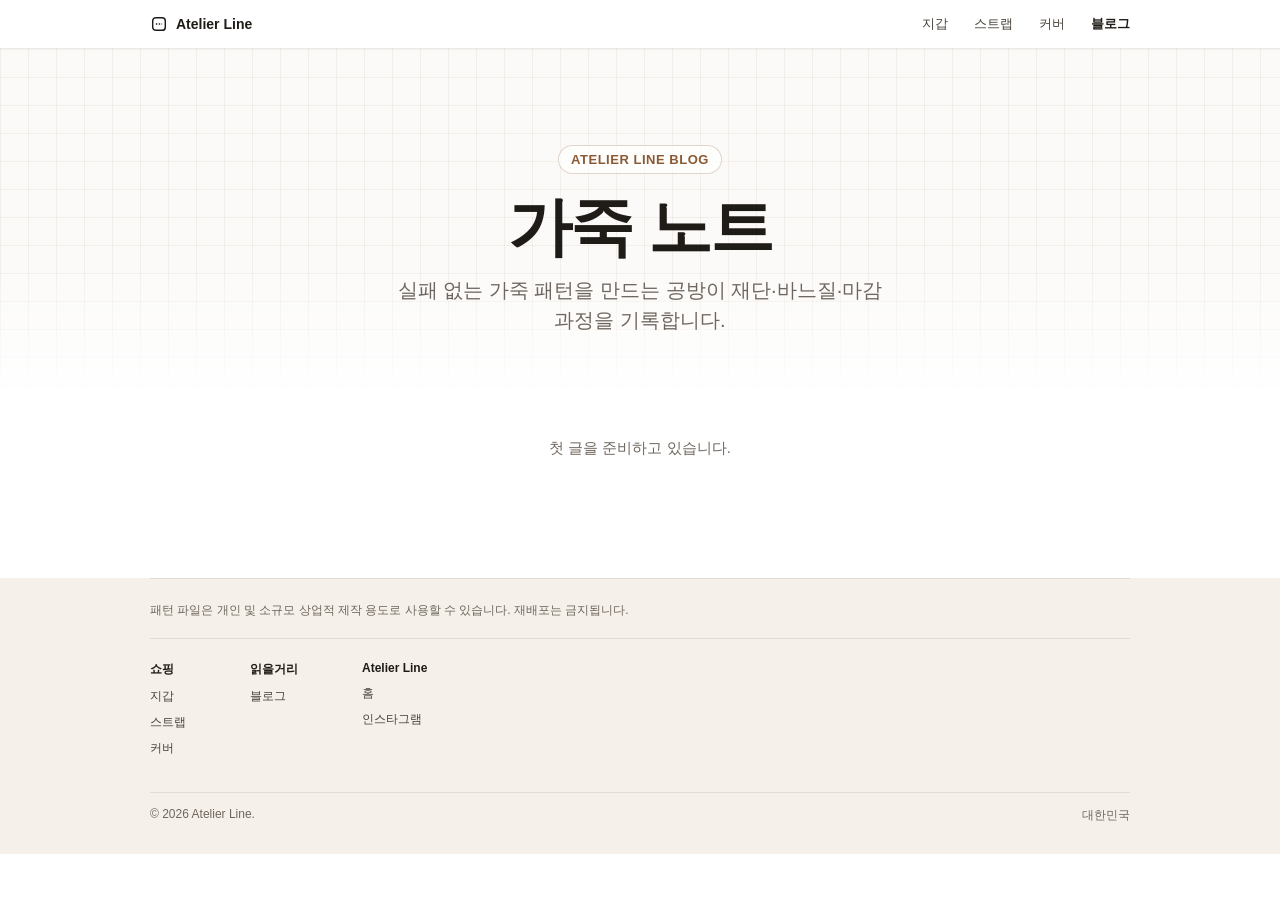
<file: blog/index.html>
<!DOCTYPE html>
<html lang="ko">
<head>
<meta charset="UTF-8">
<meta name="robots" content="noindex, nofollow">
<meta name="viewport" content="width=device-width, initial-scale=1, viewport-fit=cover">
<title>가죽 노트 — Atelier Line</title>
<meta name="description" content="실패 없는 가죽 패턴을 만드는 공방이 재단·바느질·마감 과정을 기록합니다.">
<link rel="canonical" href="https://mctopkim77-lgtm.github.io/blog/">
<meta property="og:type" content="website">
<meta property="og:title" content="가죽 노트">
<meta property="og:description" content="실패 없는 가죽 패턴을 만드는 공방이 재단·바느질·마감 과정을 기록합니다.">
<meta property="og:url" content="https://mctopkim77-lgtm.github.io/blog/">
<meta property="og:locale" content="ko_KR">
<meta property="og:site_name" content="Atelier Line">
<link rel="stylesheet" href="../assets/blog.css">
</head>
<body>

<nav class="global">
  <div class="wrap">
    <a class="brand" href="../index.html">
      <svg viewBox="0 0 20 20" fill="none" stroke="currentColor" stroke-width="1.6"><rect x="3" y="3" width="14" height="14" rx="3.5"/><path d="M6.5 10h7" stroke-dasharray="1.6 1.6"/></svg>
      Atelier Line
    </a>
    <div class="navlinks">
      <a href="../wallet.html" class="hide-sm">지갑</a>
      <a href="../strap.html" class="hide-sm">스트랩</a>
      <a href="../cover.html" class="hide-sm">커버</a>
      <a href="../blog/" aria-current="page">블로그</a>
    </div>
  </div>
</nav>


<header class="b-hero">
  <div class="eyebrow">ATELIER LINE BLOG</div>
  <h1>가죽 노트</h1>
  <p>실패 없는 가죽 패턴을 만드는 공방이 재단·바느질·마감 과정을 기록합니다.</p>
</header>
<p class="empty">첫 글을 준비하고 있습니다.</p>


<footer id="contact">
  <div class="wrap">
    <div class="fnote">패턴 파일은 개인 및 소규모 상업적 제작 용도로 사용할 수 있습니다. 재배포는 금지됩니다.</div>
    <div class="fcols">
      <div class="fcol"><h4>쇼핑</h4><a href="../wallet.html">지갑</a><a href="../strap.html">스트랩</a><a href="../cover.html">커버</a></div>
      <div class="fcol"><h4>읽을거리</h4><a href="../blog/">블로그</a></div>
      <div class="fcol"><h4>Atelier Line</h4><a href="../index.html">홈</a><a href="#" data-contact="instagram">인스타그램</a></div>
    </div>
    <div class="fbottom"><span>© 2026 Atelier Line.</span><span>대한민국</span></div>
  </div>
</footer>
<script src="../assets/contact.js"></script>
</body>
</html>
</file>
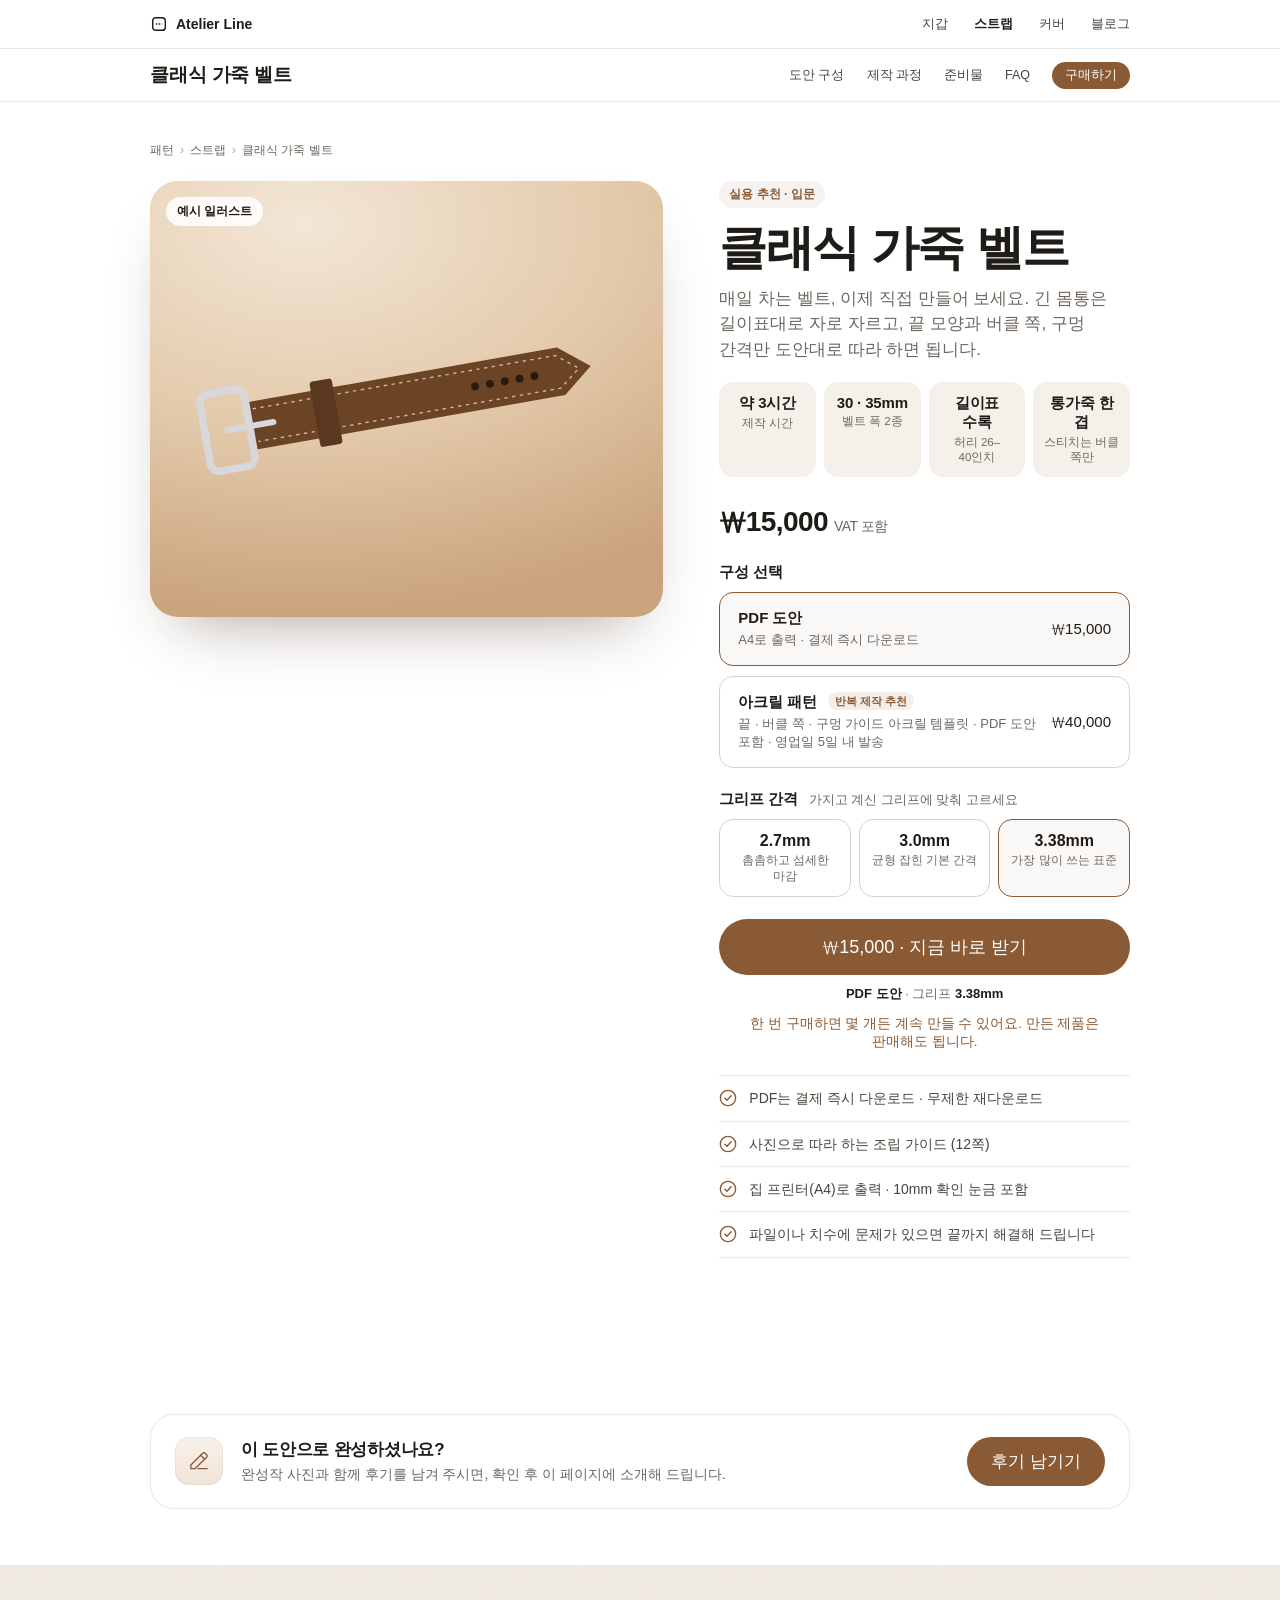
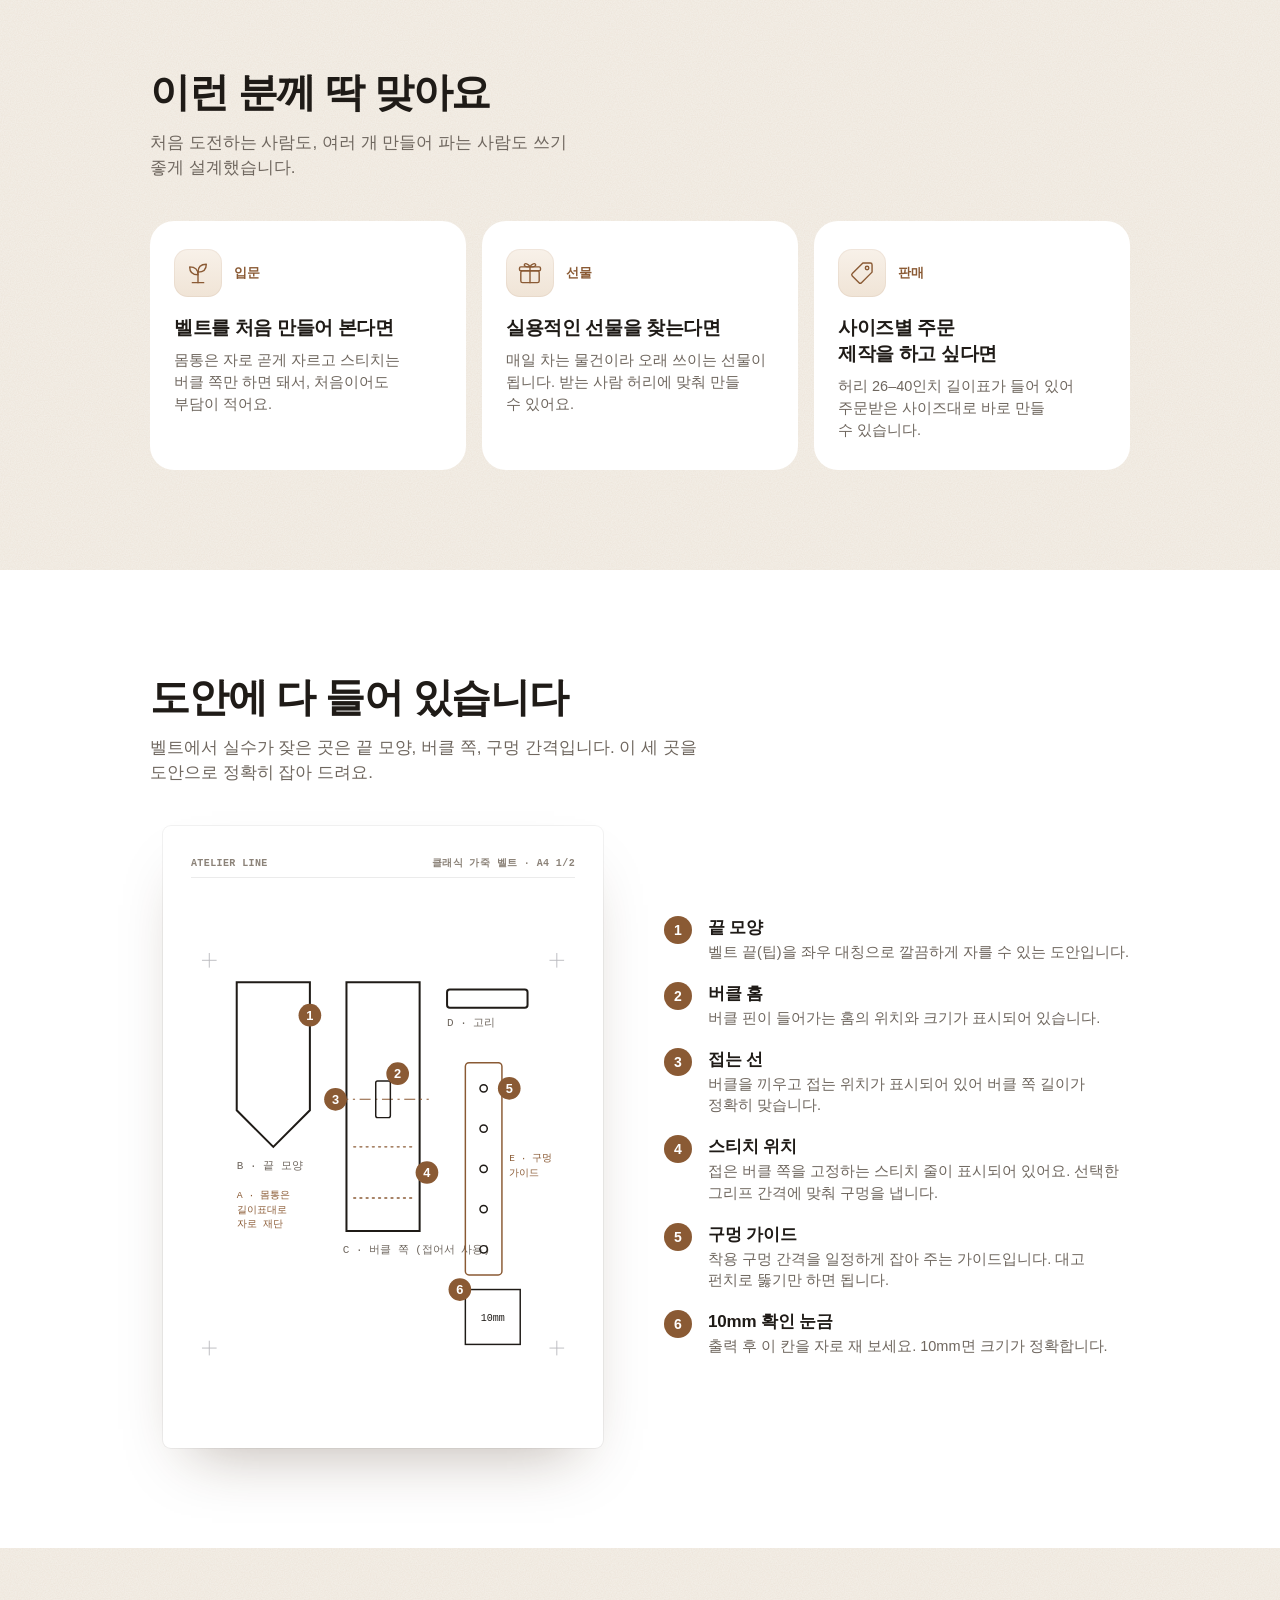
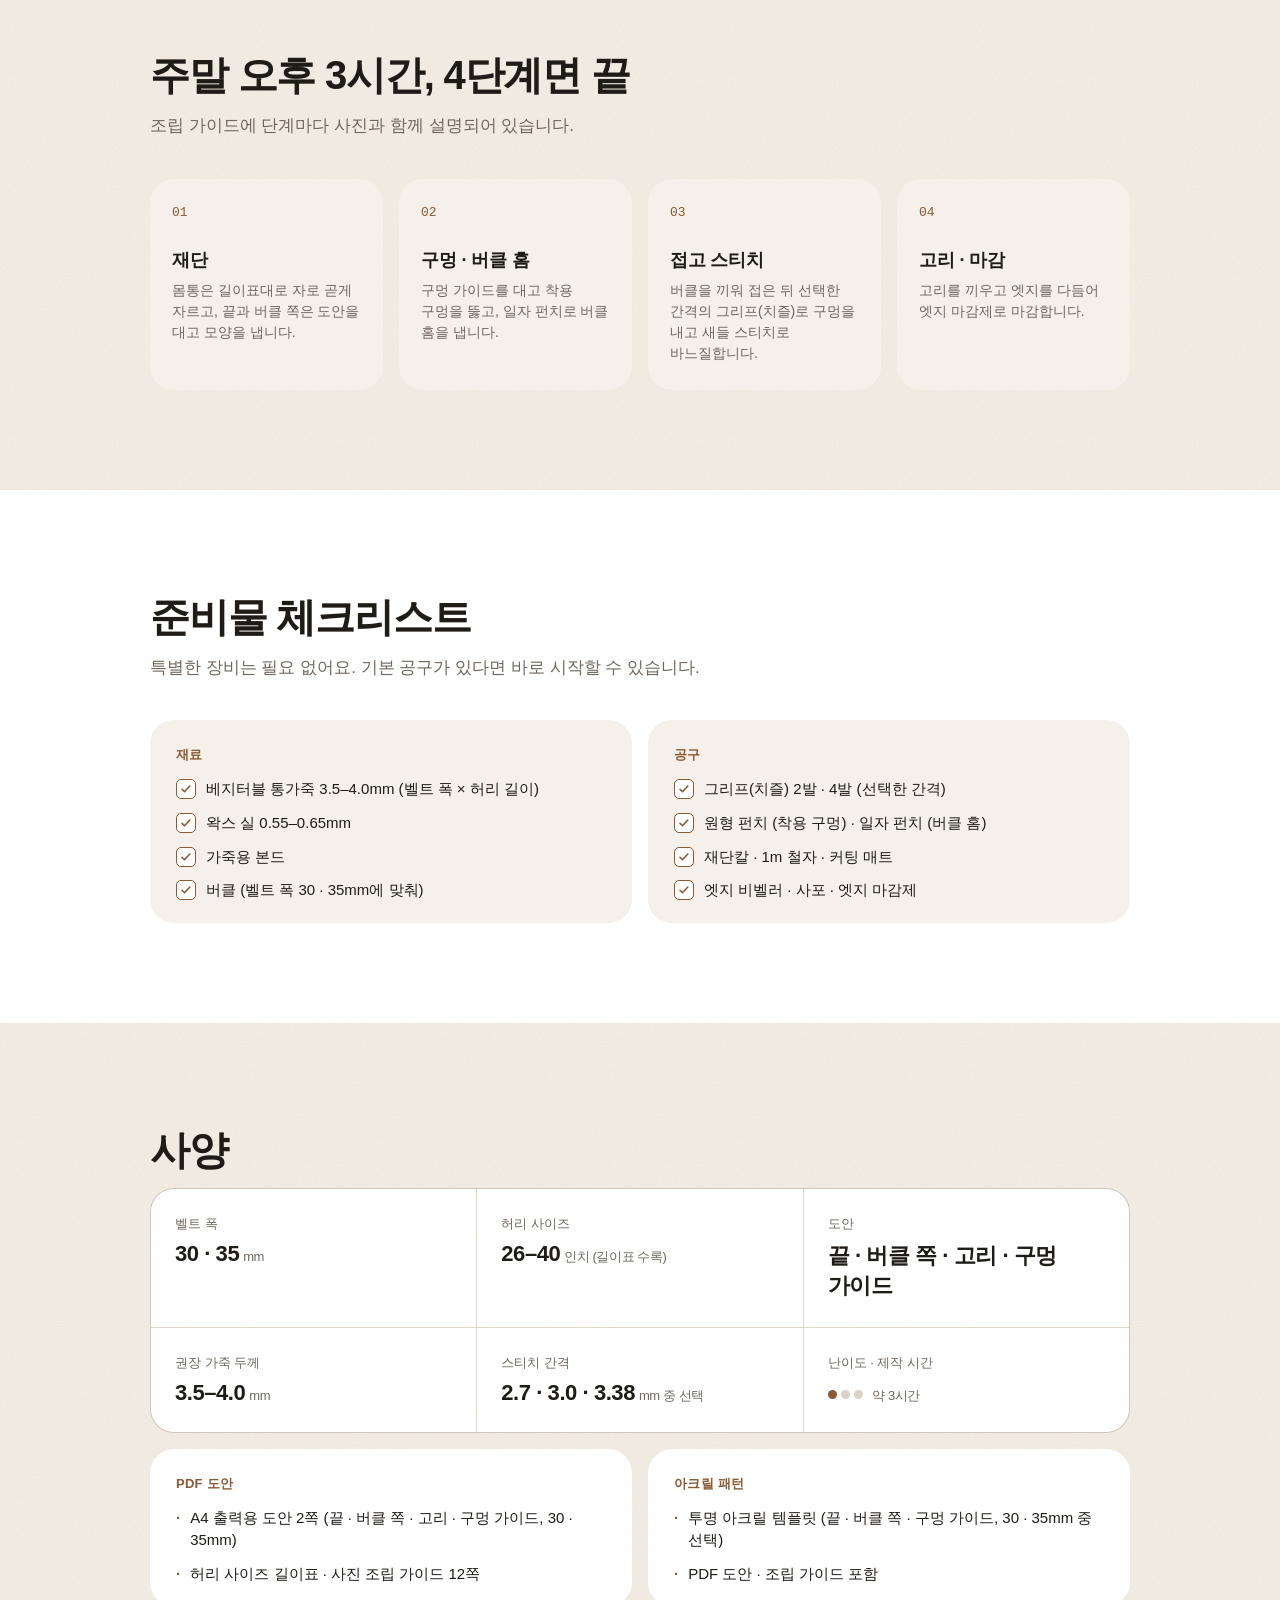
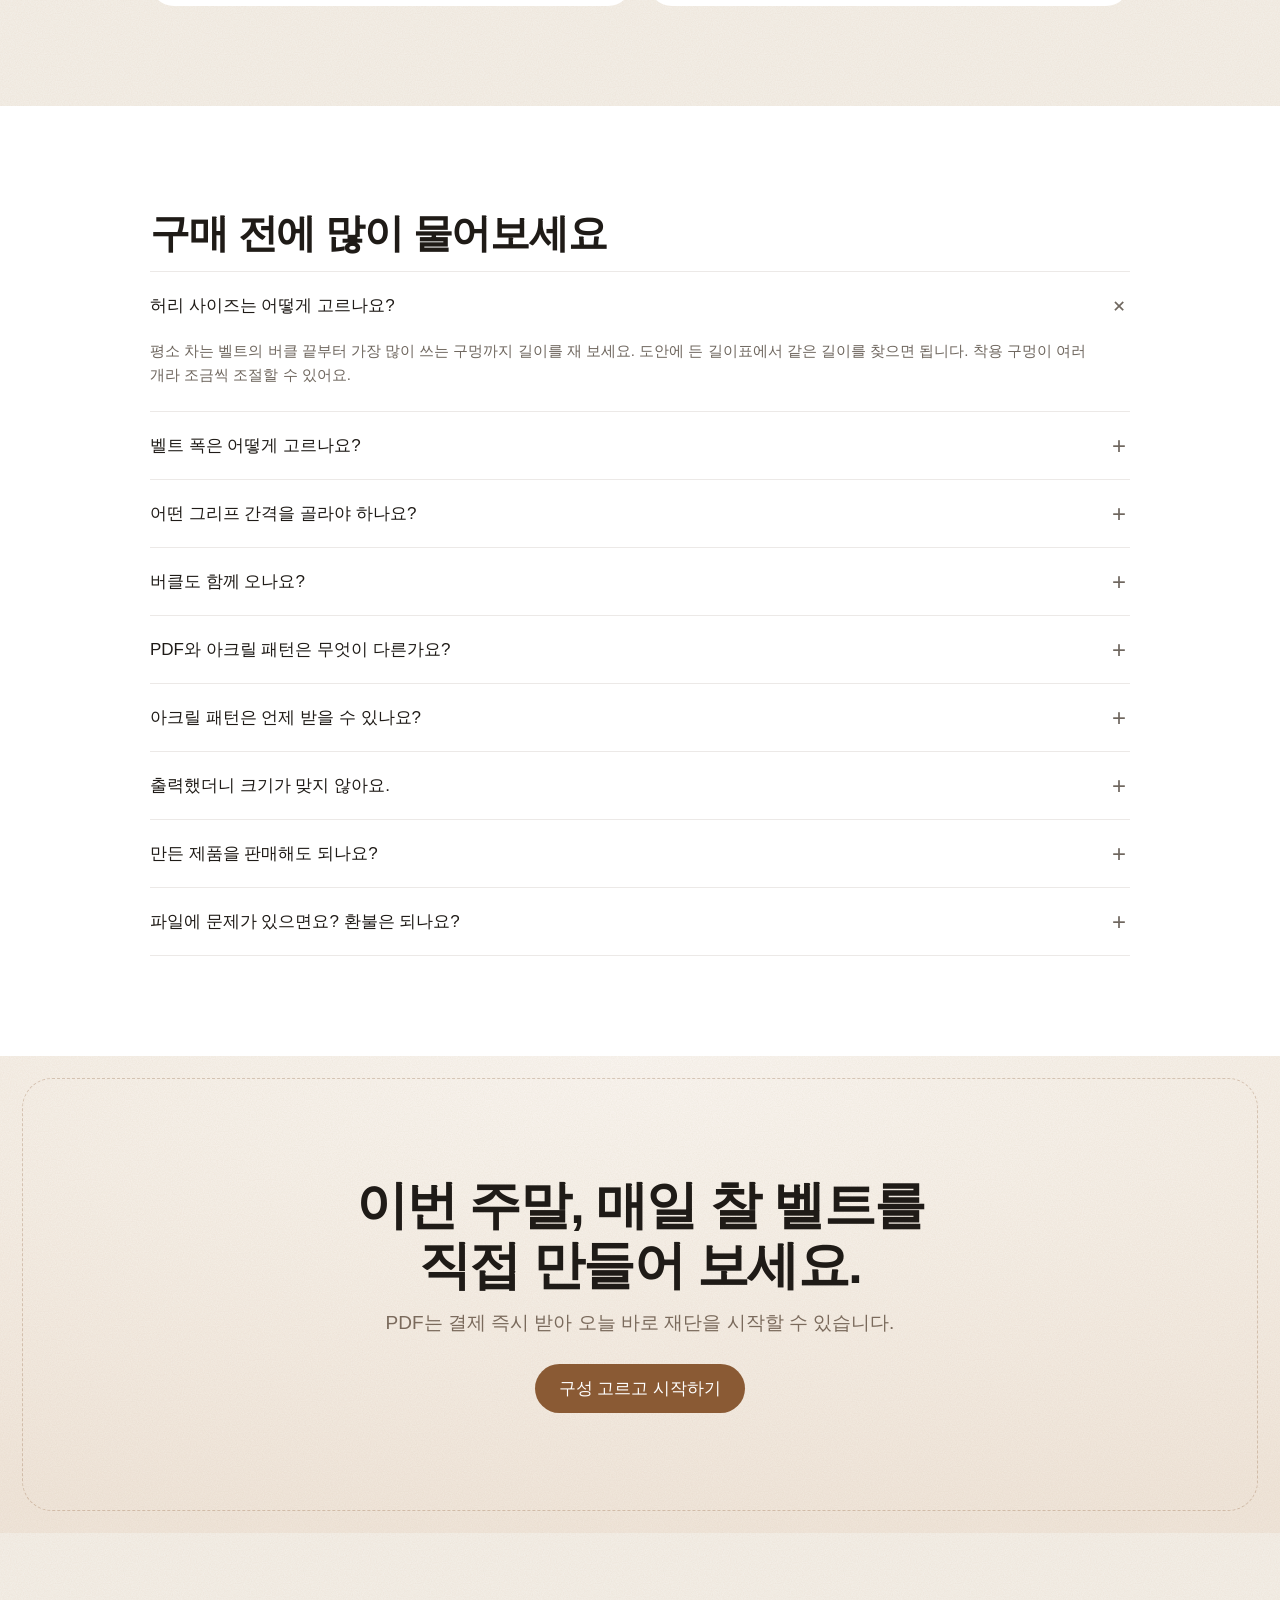
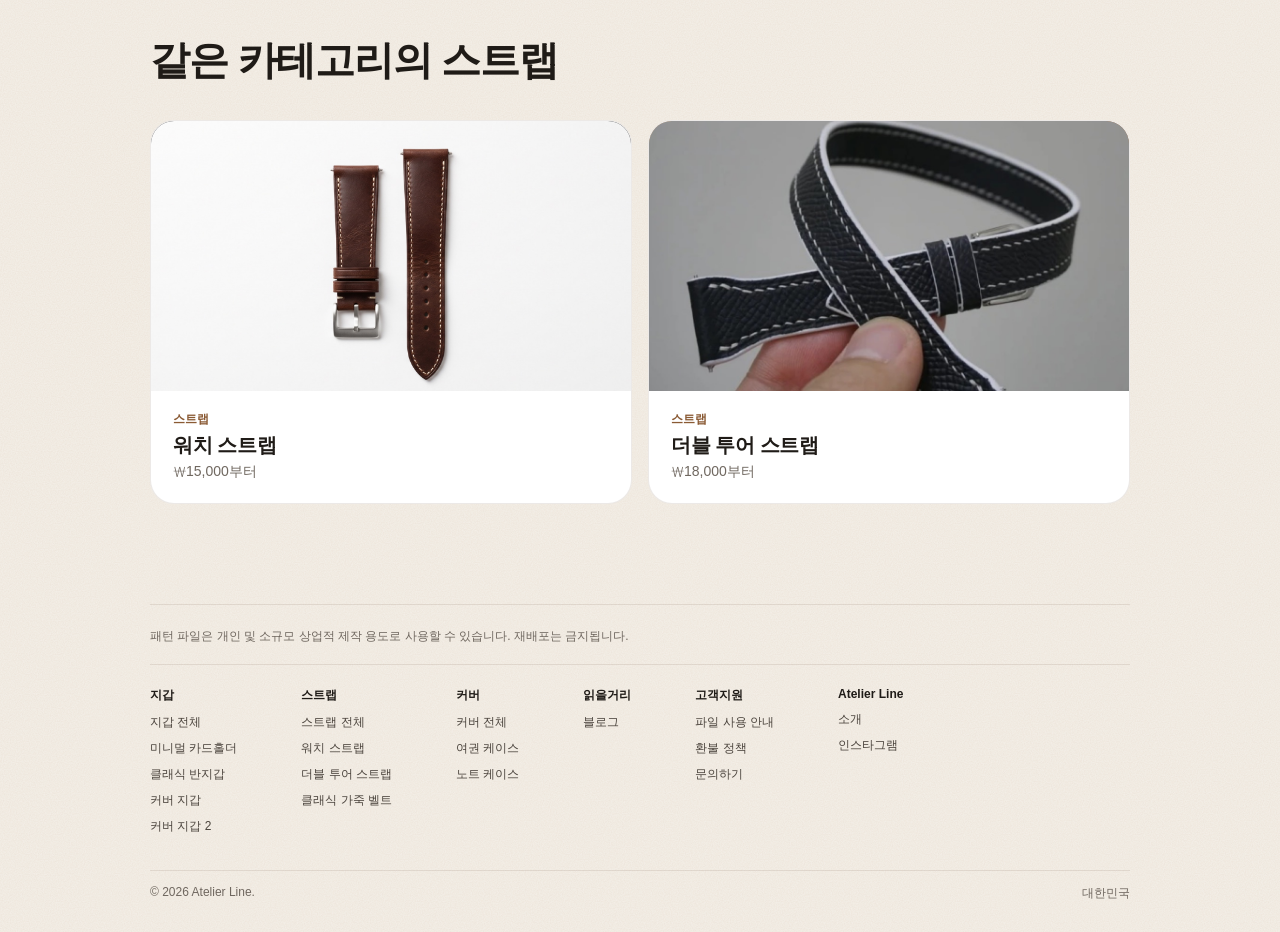
<file: belt.html>
<!DOCTYPE html>
<html lang="ko"><head>
<meta charset="UTF-8">
<meta name="robots" content="noindex, nofollow">
<meta name="viewport" content="width=device-width, initial-scale=1, viewport-fit=cover">
<title>클래식 가죽 벨트 — Atelier Line</title>
<script>document.documentElement.classList.add('js');</script>
<link rel="stylesheet" href="assets/detail.css">
<link rel="stylesheet" href="assets/product.css">
</head>
<body>

<svg width="0" height="0" style="position:absolute" aria-hidden="true">
  <defs>
    <filter id="grain" x="0" y="0" width="100%" height="100%">
      <feTurbulence type="fractalNoise" baseFrequency="1.1" numOctaves="3" stitchTiles="stitch"></feTurbulence>
      <feColorMatrix type="saturate" values="0"></feColorMatrix>
      <feComponentTransfer><feFuncA type="table" tableValues="0 .55"></feFuncA></feComponentTransfer>
    </filter>
    <marker id="tick" viewBox="0 0 10 10" refX="5" refY="5" markerWidth="6" markerHeight="6" orient="auto">
      <path d="M5 0 V10" stroke="currentColor" stroke-width="1.4"></path>
    </marker>
    <symbol id="check" viewBox="0 0 20 20"><circle cx="10" cy="10" r="8.5" fill="none" stroke="currentColor" stroke-width="1.5"></circle><path d="M6.5 10.2l2.4 2.4 4.6-5" fill="none" stroke="currentColor" stroke-width="1.6" stroke-linecap="round" stroke-linejoin="round"></path></symbol>
  </defs>
</svg>

<nav class="global">
  <div class="wrap">
    <a class="brand" href="index.html">
      <svg viewBox="0 0 20 20" fill="none" stroke="currentColor" stroke-width="1.6"><rect x="3" y="3" width="14" height="14" rx="3.5"></rect><path d="M6.5 10h7" stroke-dasharray="1.6 1.6"></path></svg>
      Atelier Line
    </a>
    <div class="navlinks">
      <a href="wallet.html">지갑</a>
      <a href="strap.html" aria-current="page">스트랩</a>
      <a href="cover.html">커버</a>
      <a href="blog/">블로그</a>
    </div>
  </div>
</nav>

<div class="subnav">
  <div class="wrap">
    <div class="name" data-edit="belt.name">클래식 가죽 벨트</div>
    <div class="links">
      <a href="#guide">도안 구성</a>
      <a href="#steps">제작 과정</a>
      <a href="#tools">준비물</a>
      <a href="#faq">FAQ</a>
      <a href="#buy" class="buy-sm">구매하기</a>
    </div>
  </div>
</div>

<main class="ch">
<section class="pd-hero">
  <div class="wrap">
    <div class="crumb"><a href="index.html">패턴</a><span>›</span><a href="strap.html">스트랩</a><span>›</span>클래식 가죽 벨트</div>
    <div class="pd-grid">
      <div class="pd-visual">
        <div class="ch-gallery reveal">
          <figure class="ch-shot is-on illus" data-img="belt"><svg class="ch-illus" viewBox="0 0 300 225" fill="none" aria-label="가죽 벨트 일러스트"><g transform="rotate(-10 150 112)"><path d="M44 96 H254 L274 112 L254 128 H44 Z" fill="#6b4325"></path><path d="M48 101 H252 L266 112 L252 123 H48" stroke="#f3e2cf" stroke-width=".9" stroke-dasharray="2.2 3" opacity=".75"></path><circle cx="196" cy="112" r="2.6" fill="#2a1a0e"></circle><circle cx="206" cy="112" r="2.6" fill="#2a1a0e"></circle><circle cx="216" cy="112" r="2.6" fill="#2a1a0e"></circle><circle cx="226" cy="112" r="2.6" fill="#2a1a0e"></circle><circle cx="236" cy="112" r="2.6" fill="#2a1a0e"></circle><rect x="88" y="90" width="15" height="44" rx="2" fill="#5a3820"></rect><rect x="14" y="86" width="30" height="52" rx="6" stroke="#d8d8dc" stroke-width="5"></rect><path d="M29 112 H60" stroke="#d8d8dc" stroke-width="4" stroke-linecap="round"></path></g></svg></figure>
          <p class="ch-badge">예시 일러스트</p>
        </div>
        <div class="ch-thumbs" aria-label="사진 고르기"></div>
      </div>

      <div class="buybox" id="buy">
        <span class="tag reveal">실용 추천 · 입문</span>
        <h1 class="reveal d1" data-edit="belt.name">클래식 가죽 벨트</h1>
        <p class="sub reveal d2">매일 차는 벨트, 이제 직접 만들어 보세요. 긴 몸통은 길이표대로 자로 자르고, 끝 모양과 버클 쪽, 구멍 간격만 도안대로 따라 하면 됩니다.</p>
        <ul class="ch-facts reveal d2">
          <li><p class="fx-b">약 3시간</p><p class="fx-s">제작 시간</p></li>
          <li><p class="fx-b">30 · 35mm</p><p class="fx-s">벨트 폭 2종</p></li>
          <li><p class="fx-b">길이표 수록</p><p class="fx-s">허리 26–40인치</p></li>
          <li><p class="fx-b">통가죽 한 겹</p><p class="fx-s">스티치는 버클 쪽만</p></li>
        </ul>
        <div class="reveal d3">
          <div class="price-now" data-price="">₩15,000<small>VAT 포함</small></div>
          <div class="opt-title">구성 선택</div>
          <div class="options">
            <label class="opt">
              <input type="radio" name="opt" value="15000" data-kind="pdf" checked="">
              <div><div class="t">PDF 도안</div><div class="d">A4로 출력 · 결제 즉시 다운로드</div></div>
              <div class="p">₩15,000</div>
            </label>
            <label class="opt">
              <input type="radio" name="opt" value="40000" data-kind="acrylic">
              <div><div class="t">아크릴 패턴 <span class="ch-pick">반복 제작 추천</span></div><div class="d">끝 · 버클 쪽 · 구멍 가이드 아크릴 템플릿 · PDF 도안 포함 · 영업일 5일 내 발송</div></div>
              <div class="p">₩40,000</div>
            </label>
          </div>
          <div class="opt-title">그리프 간격 <span class="opt-help">가지고 계신 그리프에 맞춰 고르세요</span></div>
          <div class="gaps">
            <label class="gap"><input type="radio" name="gap" value="2.7"><div class="t">2.7mm</div><div class="d">촘촘하고 섬세한 마감</div></label>
            <label class="gap"><input type="radio" name="gap" value="3.0"><div class="t">3.0mm</div><div class="d">균형 잡힌 기본 간격</div></label>
            <label class="gap"><input type="radio" name="gap" value="3.38" checked=""><div class="t">3.38mm</div><div class="d">가장 많이 쓰는 표준</div></label>
          </div>
          <a href="#" class="btn btn-primary btn-block" data-buy="">₩15,000 · 지금 바로 받기</a>
          <p class="ch-sel" data-noedit="" aria-live="polite"></p>
          <p class="ch-value">한 번 구매하면 몇 개든 계속 만들 수 있어요. 만든 제품은 판매해도 됩니다.</p>
          <ul class="includes">
            <li><svg><use href="#check"></use></svg><span class="tx">PDF는 결제 즉시 다운로드 · 무제한 재다운로드</span></li>
            <li><svg><use href="#check"></use></svg><span class="tx">사진으로 따라 하는 조립 가이드 (12쪽)</span></li>
            <li><svg><use href="#check"></use></svg><span class="tx">집 프린터(A4)로 출력 · 10mm 확인 눈금 포함</span></li>
            <li><svg><use href="#check"></use></svg><span class="tx">파일이나 치수에 문제가 있으면 끝까지 해결해 드립니다</span></li>
          </ul>
        </div>
      </div>
    </div>
  </div>
</section>

<section class="section reviews" id="reviews">
  <div class="wrap">
    <h2 class="reveal">직접 만든 분들의 후기</h2>
    <p class="lead reveal d1">이 도안으로 직접 완성해 본 분들의 이야기입니다.</p>
    <div class="rv-grid">
      <article class="rv-card reveal">
        <div class="rv-photo" data-img="review-belt-1"></div>
        <div class="rv-body">
          <p class="rv-stars">5</p>
          <p class="rv-quote">여기에 실제 후기를 입력하세요.</p>
          <p class="rv-who">작성자 이름 · 가죽공예 경력</p>
          <div class="rv-tags"><p class="rv-badge">구매 확인</p><p class="rv-meta">PDF 도안 구매</p></div>
        </div>
      </article>
      <article class="rv-card reveal d1">
        <div class="rv-photo" data-img="review-belt-2"></div>
        <div class="rv-body">
          <p class="rv-stars">5</p>
          <p class="rv-quote">여기에 실제 후기를 입력하세요.</p>
          <p class="rv-who">작성자 이름 · 가죽공예 경력</p>
          <div class="rv-tags"><p class="rv-badge">구매 확인</p><p class="rv-meta">PDF 도안 구매</p></div>
        </div>
      </article>
      <article class="rv-card reveal d2">
        <div class="rv-photo" data-img="review-belt-3"></div>
        <div class="rv-body">
          <p class="rv-stars">5</p>
          <p class="rv-quote">여기에 실제 후기를 입력하세요.</p>
          <p class="rv-who">작성자 이름 · 가죽공예 경력</p>
          <div class="rv-tags"><p class="rv-badge">구매 확인</p><p class="rv-meta">PDF 도안 구매</p></div>
        </div>
      </article>
      <article class="rv-card reveal">
        <div class="rv-photo" data-img="review-belt-4"></div>
        <div class="rv-body">
          <p class="rv-stars">5</p>
          <p class="rv-quote">여기에 실제 후기를 입력하세요.</p>
          <p class="rv-who">작성자 이름 · 가죽공예 경력</p>
          <div class="rv-tags"><p class="rv-badge">구매 확인</p><p class="rv-meta">PDF 도안 구매</p></div>
        </div>
      </article>
      <article class="rv-card reveal d1">
        <div class="rv-photo" data-img="review-belt-5"></div>
        <div class="rv-body">
          <p class="rv-stars">5</p>
          <p class="rv-quote">여기에 실제 후기를 입력하세요.</p>
          <p class="rv-who">작성자 이름 · 가죽공예 경력</p>
          <div class="rv-tags"><p class="rv-badge">구매 확인</p><p class="rv-meta">PDF 도안 구매</p></div>
        </div>
      </article>
      <article class="rv-card reveal d2">
        <div class="rv-photo" data-img="review-belt-6"></div>
        <div class="rv-body">
          <p class="rv-stars">5</p>
          <p class="rv-quote">여기에 실제 후기를 입력하세요.</p>
          <p class="rv-who">작성자 이름 · 가죽공예 경력</p>
          <div class="rv-tags"><p class="rv-badge">구매 확인</p><p class="rv-meta">PDF 도안 구매</p></div>
        </div>
      </article>
    </div>
    <div class="rv-ask reveal">
      <span class="rv-ask-ico"><svg viewBox="0 0 32 32" fill="none" stroke="currentColor" stroke-width="1.6" stroke-linecap="round" stroke-linejoin="round" aria-hidden="true"><path d="M6 25.5V21L20.5 6.5a2.1 2.1 0 0 1 3 0l1.9 1.9a2.1 2.1 0 0 1 0 3L11 25.5z"/><path d="M18 9l4.9 4.9"/><path d="M15 25.5h11"/></svg></span>
      <div class="rv-ask-txt"><p class="rv-ask-t">이 도안으로 완성하셨나요?</p><p class="rv-ask-d">완성작 사진과 함께 후기를 남겨 주시면, 확인 후 이 페이지에 소개해 드립니다.</p></div>
      <a class="btn btn-primary rv-ask-btn" data-contact="review" href="#">후기 남기기</a>
    </div>
    <p class="rv-note">패턴을 무료로 제공받아 작성한 후기는 각 후기에 따로 표시합니다.</p>
    <p class="rv-edit-hint" data-noedit="">후기 글을 채운 카드만 공개 페이지에 보입니다. 별점은 1~5 숫자로 입력하세요(4.5처럼 반 개도 됩니다). 표시는 '구매 확인' 또는 '도안 무료 제공'으로 적어 주세요. 사진은 선택이며, 후기가 3개 이상이면 평균 별점이 자동으로 표시됩니다.</p>
  </div>
</section>

<section class="section soft">
  <div class="wrap">
    <h2 class="reveal">이런 분께 딱 맞아요</h2>
    <p class="lead reveal d1">처음 도전하는 사람도, 여러 개 만들어 파는 사람도 쓰기 좋게 설계했습니다.</p>
    <div class="ch-fit">
      <div class="ch-fit-card reveal"><div class="ch-fit-head"><span class="ch-fit-ico"><svg viewBox="0 0 32 32" fill="none" stroke="currentColor" stroke-width="1.6" stroke-linecap="round" stroke-linejoin="round" aria-hidden="true"><path d="M16 27V15"/><path d="M16 18c-6 0-9.5-3.5-9.5-9 6 0 9.5 3.5 9.5 9z"/><path d="M16 15c0-5.5 3.5-9 9.5-9 0 5.5-3.5 9-9.5 9z"/><path d="M9.5 27h13"/></svg></span><p class="ch-fit-k">입문</p></div><h3>벨트를 처음 만들어 본다면</h3><p>몸통은 자로 곧게 자르고 스티치는 버클 쪽만 하면 돼서, 처음이어도 부담이 적어요.</p></div>
      <div class="ch-fit-card reveal d1"><div class="ch-fit-head"><span class="ch-fit-ico"><svg viewBox="0 0 32 32" fill="none" stroke="currentColor" stroke-width="1.6" stroke-linecap="round" stroke-linejoin="round" aria-hidden="true"><rect x="5.5" y="13.5" width="21" height="13.5" rx="2"/><rect x="4" y="9" width="24" height="4.5" rx="1.5"/><path d="M16 9v18"/><path d="M16 9c-1.5-3.5-6.5-5-6.5-2.2C9.5 9 14 9 16 9zM16 9c1.5-3.5 6.5-5 6.5-2.2C22.5 9 18 9 16 9z"/></svg></span><p class="ch-fit-k">선물</p></div><h3>실용적인 선물을 찾는다면</h3><p>매일 차는 물건이라 오래 쓰이는 선물이 됩니다. 받는 사람 허리에 맞춰 만들 수 있어요.</p></div>
      <div class="ch-fit-card reveal d2"><div class="ch-fit-head"><span class="ch-fit-ico"><svg viewBox="0 0 32 32" fill="none" stroke="currentColor" stroke-width="1.6" stroke-linecap="round" stroke-linejoin="round" aria-hidden="true"><path d="M17 4.5h8.5a2 2 0 0 1 2 2V15L15.4 27.1a2 2 0 0 1-2.8 0l-7.7-7.7a2 2 0 0 1 0-2.8z"/><circle cx="21.8" cy="10.2" r="2"/></svg></span><p class="ch-fit-k">판매</p></div><h3>사이즈별 주문 제작을 하고 싶다면</h3><p>허리 26–40인치 길이표가 들어 있어 주문받은 사이즈대로 바로 만들 수 있습니다.</p></div>
    </div>
  </div>
</section>

<section class="section" id="guide">
  <div class="wrap">
    <h2 class="reveal">도안에 다 들어 있습니다</h2>
    <p class="lead reveal d1">벨트에서 실수가 잦은 곳은 끝 모양, 버클 쪽, 구멍 간격입니다. 이 세 곳을 도안으로 정확히 잡아 드려요.</p>
    <div class="ch-anno">
      <figure class="ch-sheet reveal">
        <div class="sheet-head"><span>ATELIER LINE</span><span>클래식 가죽 벨트 · A4 1/2</span></div>
        <svg viewBox="0 0 210 230" fill="none" aria-label="A4로 출력한 가죽 벨트 도안"><g stroke="#b9b9be" stroke-width=".5"><path d="M6 10 H14 M10 6 V14"></path><path d="M196 10 H204 M200 6 V14"></path><path d="M6 222 H14 M10 218 V226"></path><path d="M196 222 H204 M200 218 V226"></path></g><path d="M25 22 H65 V92 L45 112 L25 92 Z" stroke="#1f1b17" stroke-width="1.1"></path><text class="lbl" x="25" y="124" font-size="6" fill="#6f675f">B · 끝 모양</text><path d="M85 22 H125 V158 H85 Z" stroke="#1f1b17" stroke-width="1.1"></path><path d="M80 86 H130" stroke="#8a5a34" stroke-width=".6" stroke-dasharray="6 2.5 1.2 2.5"></path><rect x="101" y="76" width="8" height="20" rx="1" stroke="#1f1b17" stroke-width=".8"></rect><path d="M89 112 H121" stroke="#8a5a34" stroke-width=".8" stroke-dasharray="1 2.4" stroke-linecap="round"></path><path d="M89 140 H121" stroke="#8a5a34" stroke-width=".8" stroke-dasharray="1 2.4" stroke-linecap="round"></path><text class="lbl" x="83" y="170" font-size="6" fill="#6f675f">C · 버클 쪽 (접어서 사용)</text><rect x="140" y="26" width="44" height="10" rx="1.5" stroke="#1f1b17" stroke-width="1.1"></rect><text class="lbl" x="140" y="46" font-size="6" fill="#6f675f">D · 고리</text><rect x="150" y="66" width="20" height="116" rx="2" stroke="#8a5a34" stroke-width=".8"></rect><circle cx="160" cy="80" r="2" stroke="#1f1b17" stroke-width=".8"></circle><circle cx="160" cy="102" r="2" stroke="#1f1b17" stroke-width=".8"></circle><circle cx="160" cy="124" r="2" stroke="#1f1b17" stroke-width=".8"></circle><circle cx="160" cy="146" r="2" stroke="#1f1b17" stroke-width=".8"></circle><circle cx="160" cy="168" r="2" stroke="#1f1b17" stroke-width=".8"></circle><text class="lbl" x="174" y="120" font-size="5.2" fill="#8a5a34">E · 구멍</text><text class="lbl" x="174" y="128" font-size="5.2" fill="#8a5a34">가이드</text><text class="lbl" x="25" y="140" font-size="5.4" fill="#8a5a34">A · 몸통은</text><text class="lbl" x="25" y="148" font-size="5.4" fill="#8a5a34">길이표대로</text><text class="lbl" x="25" y="156" font-size="5.4" fill="#8a5a34">자로 재단</text><rect x="150" y="190" width="30" height="30" stroke="#1f1b17" stroke-width=".8"></rect><text class="lbl" x="165" y="207" text-anchor="middle" font-size="5.5" fill="#1f1b17">10mm</text><g class="mk"><circle cx="65" cy="40" r="6.2" fill="#8a5a34"></circle><text x="65" y="42.4" text-anchor="middle" font-size="7" font-weight="700" fill="#fff">1</text></g><g class="mk"><circle cx="113" cy="72" r="6.2" fill="#8a5a34"></circle><text x="113" y="74.4" text-anchor="middle" font-size="7" font-weight="700" fill="#fff">2</text></g><g class="mk"><circle cx="79" cy="86" r="6.2" fill="#8a5a34"></circle><text x="79" y="88.4" text-anchor="middle" font-size="7" font-weight="700" fill="#fff">3</text></g><g class="mk"><circle cx="129" cy="126" r="6.2" fill="#8a5a34"></circle><text x="129" y="128.4" text-anchor="middle" font-size="7" font-weight="700" fill="#fff">4</text></g><g class="mk"><circle cx="174" cy="80" r="6.2" fill="#8a5a34"></circle><text x="174" y="82.4" text-anchor="middle" font-size="7" font-weight="700" fill="#fff">5</text></g><g class="mk"><circle cx="147" cy="190" r="6.2" fill="#8a5a34"></circle><text x="147" y="192.4" text-anchor="middle" font-size="7" font-weight="700" fill="#fff">6</text></g></svg>
      </figure>
      <ol class="ch-points">
        <li class="reveal"><h3>끝 모양</h3><p>벨트 끝(팁)을 좌우 대칭으로 깔끔하게 자를 수 있는 도안입니다.</p></li>
        <li class="reveal d1"><h3>버클 홈</h3><p>버클 핀이 들어가는 홈의 위치와 크기가 표시되어 있습니다.</p></li>
        <li class="reveal d2"><h3>접는 선</h3><p>버클을 끼우고 접는 위치가 표시되어 있어 버클 쪽 길이가 정확히 맞습니다.</p></li>
        <li class="reveal"><h3>스티치 위치</h3><p>접은 버클 쪽을 고정하는 스티치 줄이 표시되어 있어요. 선택한 그리프 간격에 맞춰 구멍을 냅니다.</p></li>
        <li class="reveal d1"><h3>구멍 가이드</h3><p>착용 구멍 간격을 일정하게 잡아 주는 가이드입니다. 대고 펀치로 뚫기만 하면 됩니다.</p></li>
        <li class="reveal d2"><h3>10mm 확인 눈금</h3><p>출력 후 이 칸을 자로 재 보세요. 10mm면 크기가 정확합니다.</p></li>
      </ol>
    </div>
  </div>
</section>

<section class="section soft" id="steps">
  <div class="wrap">
    <h2 class="reveal">주말 오후 3시간, 4단계면 끝</h2>
    <p class="lead reveal d1">조립 가이드에 단계마다 사진과 함께 설명되어 있습니다.</p>
    <div class="steps">
      <div class="step reveal"><h3>재단</h3><p>몸통은 길이표대로 자로 곧게 자르고, 끝과 버클 쪽은 도안을 대고 모양을 냅니다.</p></div>
      <div class="step reveal d1"><h3>구멍 · 버클 홈</h3><p>구멍 가이드를 대고 착용 구멍을 뚫고, 일자 펀치로 버클 홈을 냅니다.</p></div>
      <div class="step reveal d2"><h3>접고 스티치</h3><p>버클을 끼워 접은 뒤 선택한 간격의 그리프(치즐)로 구멍을 내고 새들 스티치로 바느질합니다.</p></div>
      <div class="step reveal d3"><h3>고리 · 마감</h3><p>고리를 끼우고 엣지를 다듬어 엣지 마감제로 마감합니다.</p></div>
    </div>
  </div>
</section>

<section class="section" id="tools">
  <div class="wrap">
    <h2 class="reveal">준비물 체크리스트</h2>
    <p class="lead reveal d1">특별한 장비는 필요 없어요. 기본 공구가 있다면 바로 시작할 수 있습니다.</p>
    <div class="ch-tools reveal">
      <div class="ch-tool-col">
        <p class="ch-tool-h">재료</p>
        <ul>
          <li><span class="tx">베지터블 통가죽 3.5–4.0mm (벨트 폭 × 허리 길이)</span></li>
          <li><span class="tx">왁스 실 0.55–0.65mm</span></li>
          <li><span class="tx">가죽용 본드</span></li>
          <li><span class="tx">버클 (벨트 폭 30 · 35mm에 맞춰)</span></li>
        </ul>
      </div>
      <div class="ch-tool-col">
        <p class="ch-tool-h">공구</p>
        <ul>
          <li><span class="tx">그리프(치즐) 2발 · 4발 (선택한 간격)</span></li>
          <li><span class="tx">원형 펀치 (착용 구멍) · 일자 펀치 (버클 홈)</span></li>
          <li><span class="tx">재단칼 · 1m 철자 · 커팅 매트</span></li>
          <li><span class="tx">엣지 비벨러 · 사포 · 엣지 마감제</span></li>
        </ul>
      </div>
    </div>
  </div>
</section>

<section class="section soft" id="specs">
  <div class="wrap">
    <h2 class="reveal">사양</h2>
    <div class="spec-grid reveal">
      <div class="spec"><div class="k">벨트 폭</div><div class="v">30 · 35<small>mm</small></div></div>
      <div class="spec"><div class="k">허리 사이즈</div><div class="v">26–40<small>인치 (길이표 수록)</small></div></div>
      <div class="spec"><div class="k">도안</div><div class="v">끝 · 버클 쪽 · 고리 · 구멍 가이드</div></div>
      <div class="spec"><div class="k">권장 가죽 두께</div><div class="v">3.5–4.0<small>mm</small></div></div>
      <div class="spec"><div class="k">스티치 간격</div><div class="v">2.7 · 3.0 · 3.38<small>mm 중 선택</small></div></div>
      <div class="spec"><div class="k">난이도 · 제작 시간</div><div class="v"><span class="dots"><i class="on"></i><i></i><i></i></span> <small>약 3시간</small></div></div>
    </div>
    <div class="ch-pack reveal">
      <div class="ch-pack-col">
        <p class="ch-pack-h">PDF 도안</p>
        <ul>
          <li><span class="tx">A4 출력용 도안 2쪽 (끝 · 버클 쪽 · 고리 · 구멍 가이드, 30 · 35mm)</span></li>
          <li><span class="tx">허리 사이즈 길이표 · 사진 조립 가이드 12쪽</span></li>
        </ul>
      </div>
      <div class="ch-pack-col">
        <p class="ch-pack-h">아크릴 패턴</p>
        <ul>
          <li><span class="tx">투명 아크릴 템플릿 (끝 · 버클 쪽 · 구멍 가이드, 30 · 35mm 중 선택)</span></li>
          <li><span class="tx">PDF 도안 · 조립 가이드 포함</span></li>
        </ul>
      </div>
    </div>
  </div>
</section>

<section class="section" id="faq">
  <div class="wrap">
    <h2 class="reveal">구매 전에 많이 물어보세요</h2>
    <div class="faq reveal">
      <details open=""><summary>허리 사이즈는 어떻게 고르나요?</summary><p class="a">평소 차는 벨트의 버클 끝부터 가장 많이 쓰는 구멍까지 길이를 재 보세요. 도안에 든 길이표에서 같은 길이를 찾으면 됩니다. 착용 구멍이 여러 개라 조금씩 조절할 수 있어요.</p></details>
      <details><summary>벨트 폭은 어떻게 고르나요?</summary><p class="a">정장에는 30mm, 청바지 같은 캐주얼에는 35mm를 많이 씁니다. 바지 벨트 고리보다 좁은 폭인지 확인해 주세요.</p></details>
      <details><summary>어떤 그리프 간격을 골라야 하나요?</summary><p class="a">가지고 계신 그리프(치즐)와 같은 간격을 고르세요. 벨트는 버클 쪽만 스티치하므로 어떤 간격이든 잘 어울리지만, 처음이라면 가장 많이 쓰는 3.38mm를 권합니다.</p></details>
      <details><summary>버클도 함께 오나요?</summary><p class="a">도안(아크릴 패턴 선택 시 아크릴 템플릿 포함)만 제공되고 버클은 들어 있지 않습니다. 벨트 폭(30mm · 35mm)에 맞는 버클을 따로 준비해 주세요.</p></details>
      <details><summary>PDF와 아크릴 패턴은 무엇이 다른가요?</summary><p class="a">PDF는 결제 즉시 받아 집에서 출력해 쓰는 도안입니다. 아크릴 패턴은 투명하고 단단한 실물 패턴이라 종이처럼 닳지 않고, 가죽 위에 바로 대고 여러 번 마킹할 수 있어 반복 제작과 판매용 제작에 좋습니다. 아크릴 패턴에도 PDF 도안이 함께 제공됩니다.</p></details>
      <details><summary>아크릴 패턴은 언제 받을 수 있나요?</summary><p class="a">주문 후 영업일 기준 5일 안에 발송합니다. 5만 원 이상 구매하시면 배송비는 무료예요. 함께 드리는 PDF 도안은 결제 즉시 받을 수 있어, 아크릴 패턴이 도착하기 전에도 바로 시작할 수 있습니다.</p></details>
      <details><summary>출력했더니 크기가 맞지 않아요.</summary><p class="a">인쇄 설정에서 ‘실제 크기’ 또는 배율 100%를 선택해 주세요. 도안의 10mm 확인 눈금을 자로 재서 크기를 확인할 수 있습니다.</p></details>
      <details><summary>만든 제품을 판매해도 되나요?</summary><p class="a">네. 개인 및 소규모 상업 제작(공방, 플리마켓, 온라인 판매 등)에 사용할 수 있습니다. 패턴 자체의 재배포나 재판매만 금지됩니다.</p></details>
      <details><summary>파일에 문제가 있으면요? 환불은 되나요?</summary><p class="a">파일이 열리지 않거나 치수에 문제가 있다면 문의해 주세요. 끝까지 확인해 해결해 드립니다. 다만 PDF는 디지털 파일 특성상 다운로드 후 단순 변심 환불은 어렵습니다.</p></details>
    </div>
  </div>
</section>

<section class="ch-final">
  <div class="wrap">
    <h2 class="reveal">이번 주말, 매일 찰 벨트를 직접 만들어 보세요.</h2>
    <p class="reveal d1">PDF는 결제 즉시 받아 오늘 바로 재단을 시작할 수 있습니다.</p>
    <div class="reveal d2"><a href="#buy" class="btn ch-final-btn">구성 고르고 시작하기</a></div>
  </div>
</section>

<section class="section soft">
  <div class="wrap">
    <h2 class="reveal" style="margin-bottom:32px">같은 카테고리의 스트랩</h2>
    <div class="related">
      <a class="rel reveal" href="shoulder-bag.html">
        <div class="visual v2" data-img="shoulder-bag"><svg viewBox="0 0 300 170" fill="none"><g stroke="#c98a52" stroke-width="1.3"><path d="M120 20 H146 V150 L133 164 L120 150 Z"></path><path d="M160 20 H186 V110 H160 Z"></path></g></svg><img class="photo" src="assets/uploads/watch-strap-1600.jpg" alt="워치 스트랩"></div>
        <div class="body"><div class="e">스트랩</div><div class="t" data-edit="shoulder-bag.name">워치 스트랩</div><div class="pr" data-edit="shoulder-bag.from">₩15,000부터</div></div>
      </a>
      <a class="rel reveal d1" href="double-strap.html">
        <div class="visual v1" data-img="double-strap"><svg class="rel-illus" viewBox="0 0 300 225" fill="none" aria-label="두 번 감는 더블 투어 스트랩 일러스트"><ellipse cx="150" cy="128" rx="108" ry="64" stroke="#6b4325" stroke-width="17"></ellipse><ellipse cx="150" cy="128" rx="114" ry="70" stroke="#f3e2cf" stroke-width=".9" stroke-dasharray="2.2 3" opacity=".75"></ellipse><ellipse cx="150" cy="128" rx="102" ry="58" stroke="#f3e2cf" stroke-width=".9" stroke-dasharray="2.2 3" opacity=".75"></ellipse><ellipse cx="150" cy="136" rx="86" ry="46" stroke="#8a5a34" stroke-width="17"></ellipse><ellipse cx="150" cy="136" rx="92" ry="52" stroke="#f3e2cf" stroke-width=".9" stroke-dasharray="2.2 3" opacity=".75"></ellipse><ellipse cx="150" cy="136" rx="80" ry="40" stroke="#f3e2cf" stroke-width=".9" stroke-dasharray="2.2 3" opacity=".75"></ellipse><rect x="226" y="150" width="20" height="14" rx="3" stroke="#d8d8dc" stroke-width="2.4" transform="rotate(-28 236 157)"></rect><rect x="118" y="38" width="64" height="72" rx="16" fill="#1f1b17"></rect><rect x="126" y="46" width="48" height="56" rx="11" fill="#2c2c2e"></rect><path d="M150 58 V74 L160 80" stroke="#c98a52" stroke-width="2.2" stroke-linecap="round"></path><rect x="182" y="66" width="5" height="12" rx="2" fill="#1f1b17"></rect></svg><img class="photo" src="assets/uploads/double-strap-real-1.jpg" alt="더블 투어 스트랩"></div>
        <div class="body"><div class="e">스트랩</div><div class="t" data-edit="double-strap.name">더블 투어 스트랩</div><div class="pr" data-edit="double-strap.from">₩18,000부터</div></div>
      </a>
    </div>
  </div>
</section>
</main>

<div class="ch-bar" data-noedit="" aria-hidden="true">
  <div class="ch-bar-in">
    <div class="ch-bar-t"><span class="ch-bar-n">클래식 가죽 벨트</span><span class="ch-bar-p">₩15,000</span></div>
    <a href="#" class="btn btn-primary ch-bar-btn" data-buy="" tabindex="-1">지금 바로 받기</a>
  </div>
</div>

<footer id="contact">
  <div class="wrap">
    <div class="fnote">패턴 파일은 개인 및 소규모 상업적 제작 용도로 사용할 수 있습니다. 재배포는 금지됩니다.</div>
    <div class="fcols">
      <div class="fcol"><h4>지갑</h4><a href="wallet.html">지갑 전체</a><a href="cardholder.html">미니멀 카드홀더</a><a href="long-wallet.html">클래식 반지갑</a><a href="flap-wallet.html">커버 지갑</a><a href="flap-wallet-2.html">커버 지갑 2</a></div>
      <div class="fcol"><h4>스트랩</h4><a href="strap.html">스트랩 전체</a><a href="shoulder-bag.html">워치 스트랩</a><a href="double-strap.html">더블 투어 스트랩</a><a href="belt.html">클래식 가죽 벨트</a></div>
      <div class="fcol"><h4>커버</h4><a href="cover.html">커버 전체</a><a href="passport.html">여권 케이스</a><a href="notebook.html">노트 케이스</a></div>
      <div class="fcol"><h4>읽을거리</h4><a href="blog/">블로그</a></div>
      <div class="fcol"><h4>고객지원</h4><a href="#">파일 사용 안내</a><a href="#">환불 정책</a><a href="#" data-contact="inquiry">문의하기</a></div>
      <div class="fcol"><h4>Atelier Line</h4><a href="#">소개</a><a href="#" data-contact="instagram">인스타그램</a></div>
    </div>
    <div class="fbottom"><span>© 2026 Atelier Line.</span><span>대한민국</span></div>
  </div>
</footer>

<div class="toast" role="status" aria-live="polite"></div>
<script src="assets/detail.js"></script>
<script src="assets/product.js"></script>





<script src="assets/contact.js"></script>
</body></html>
</file>
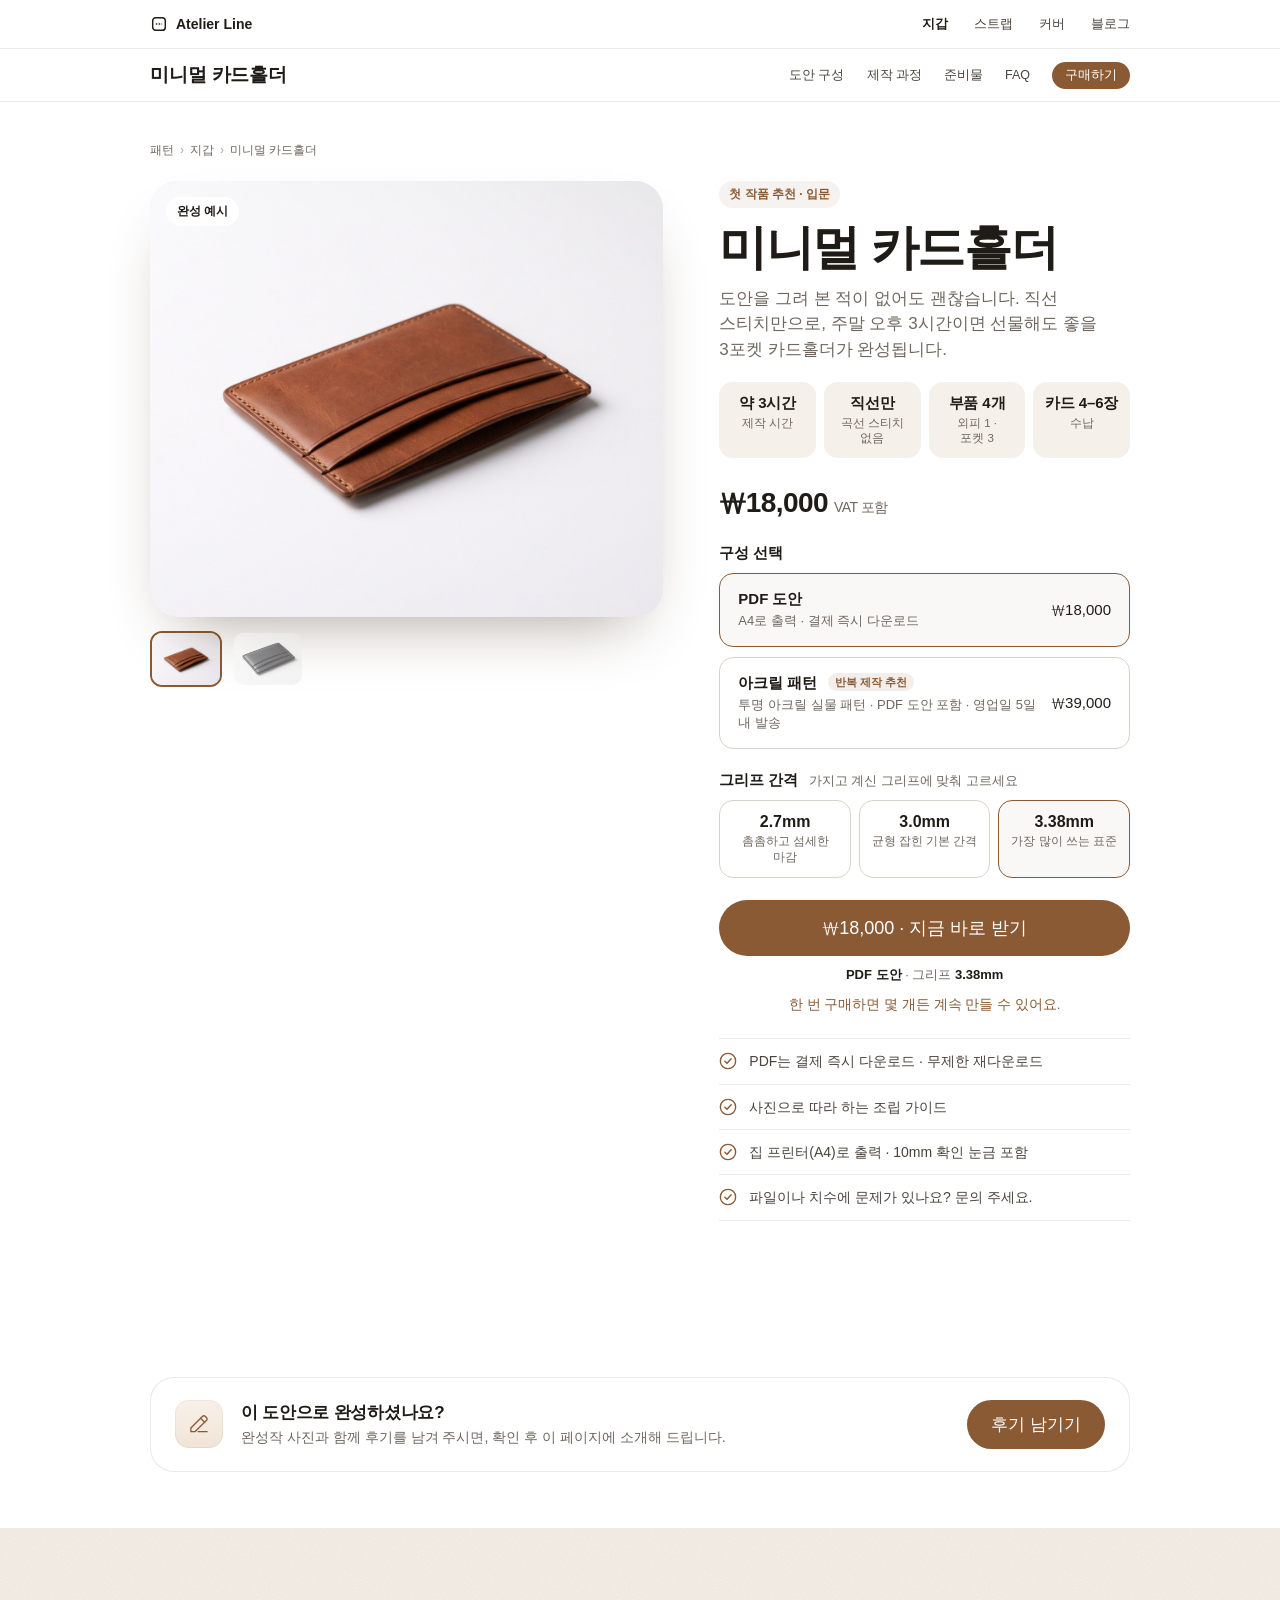
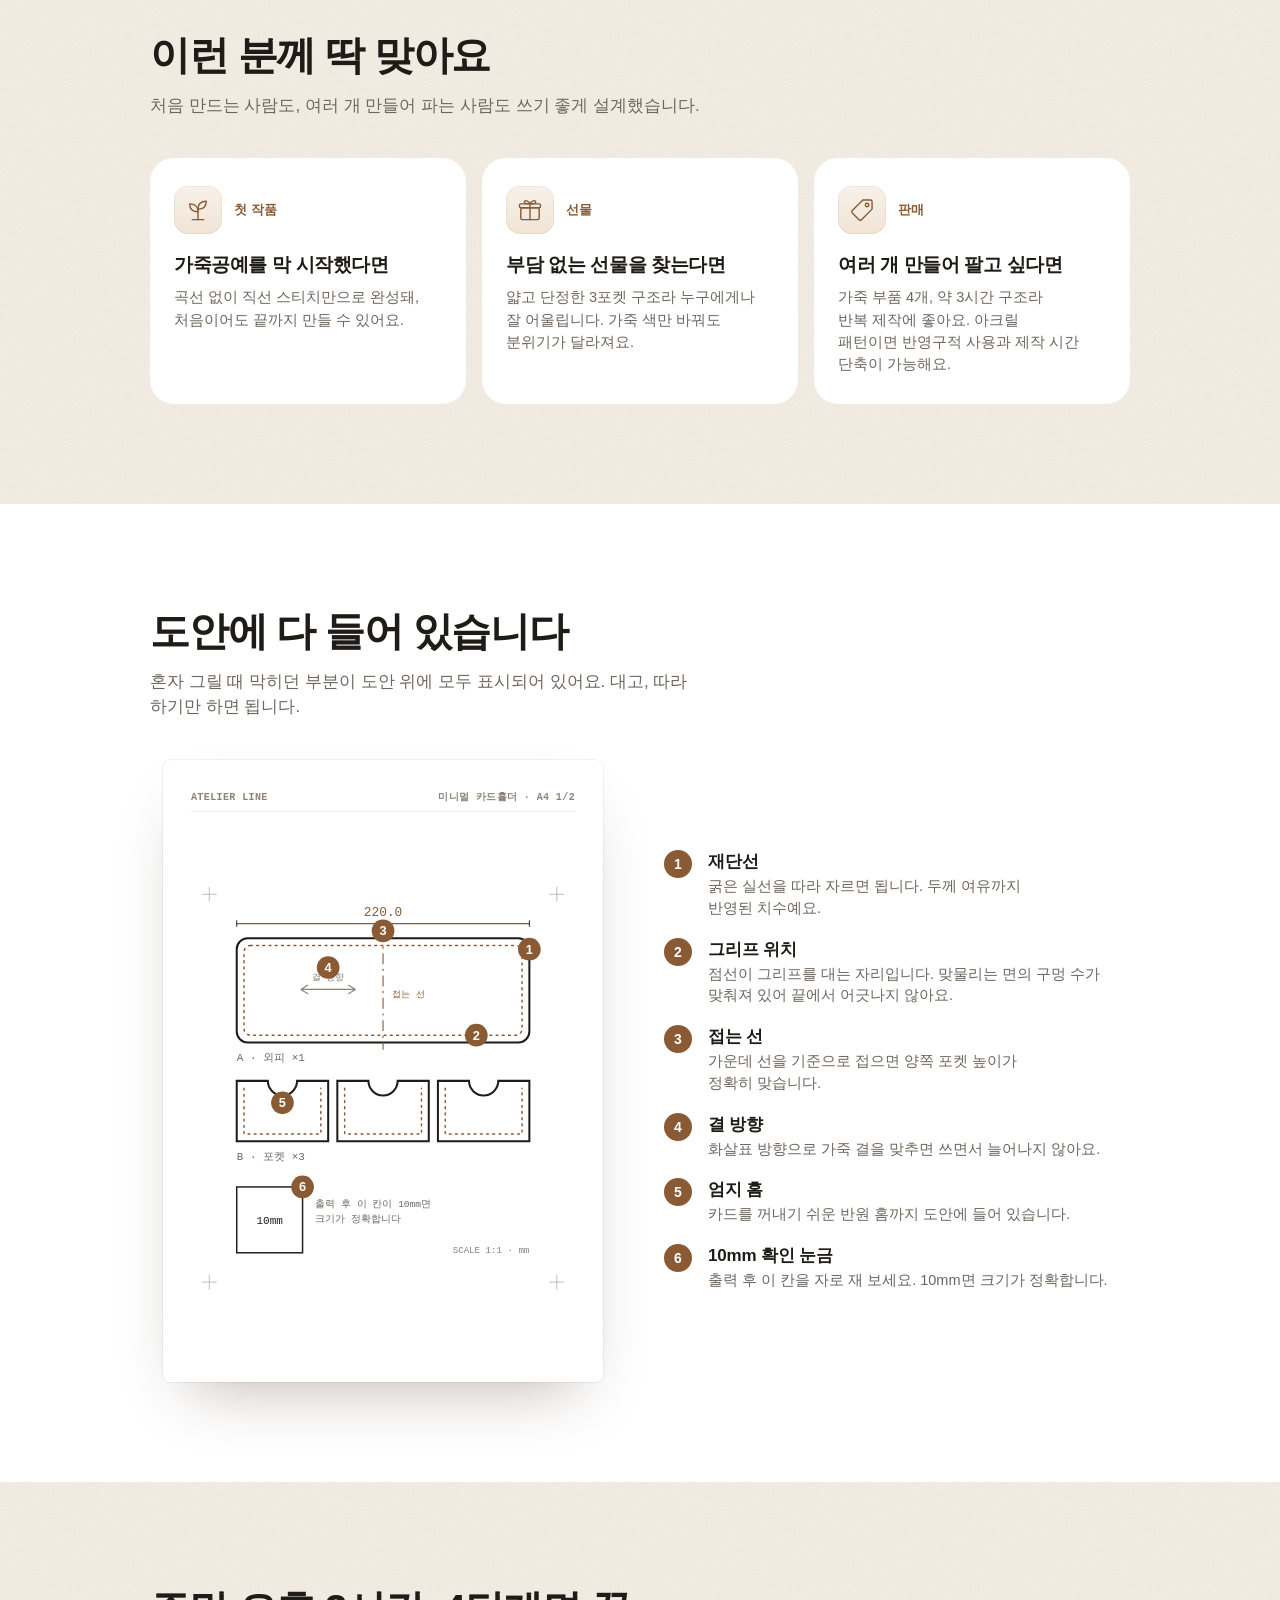
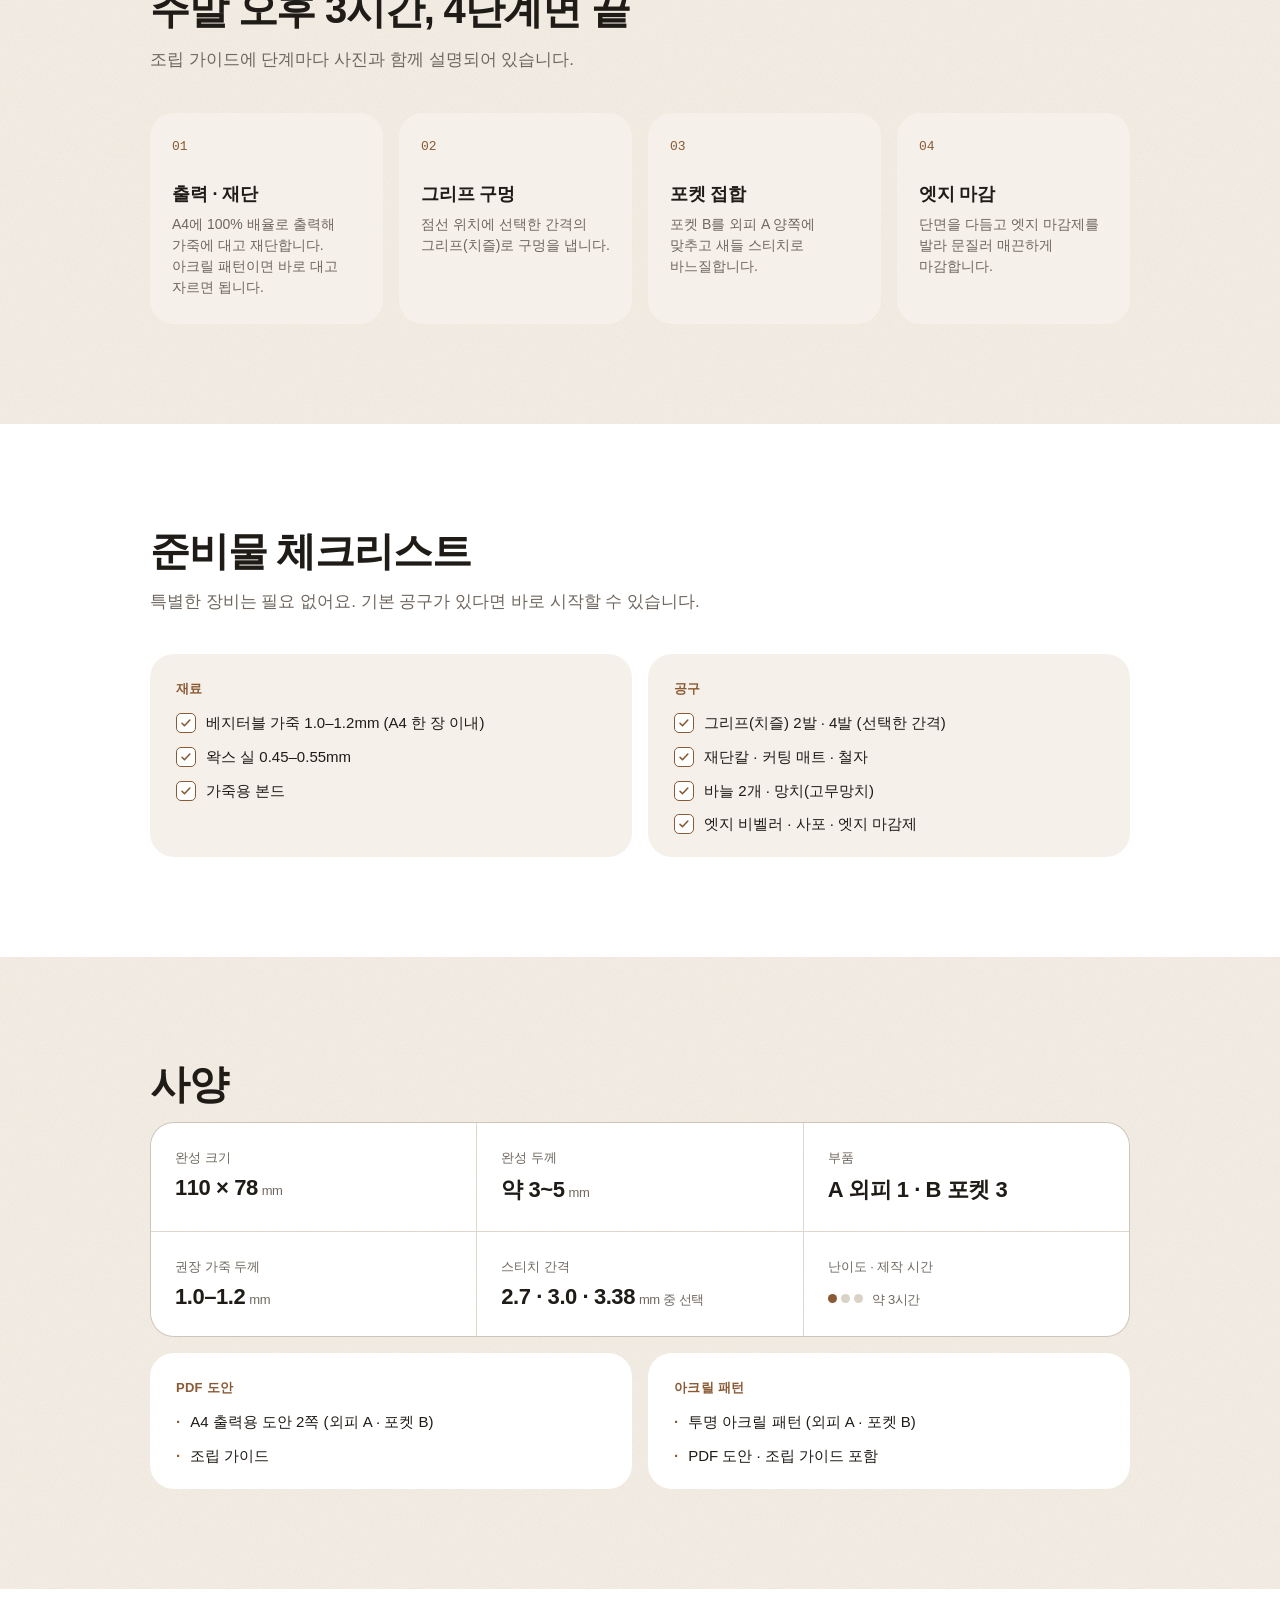
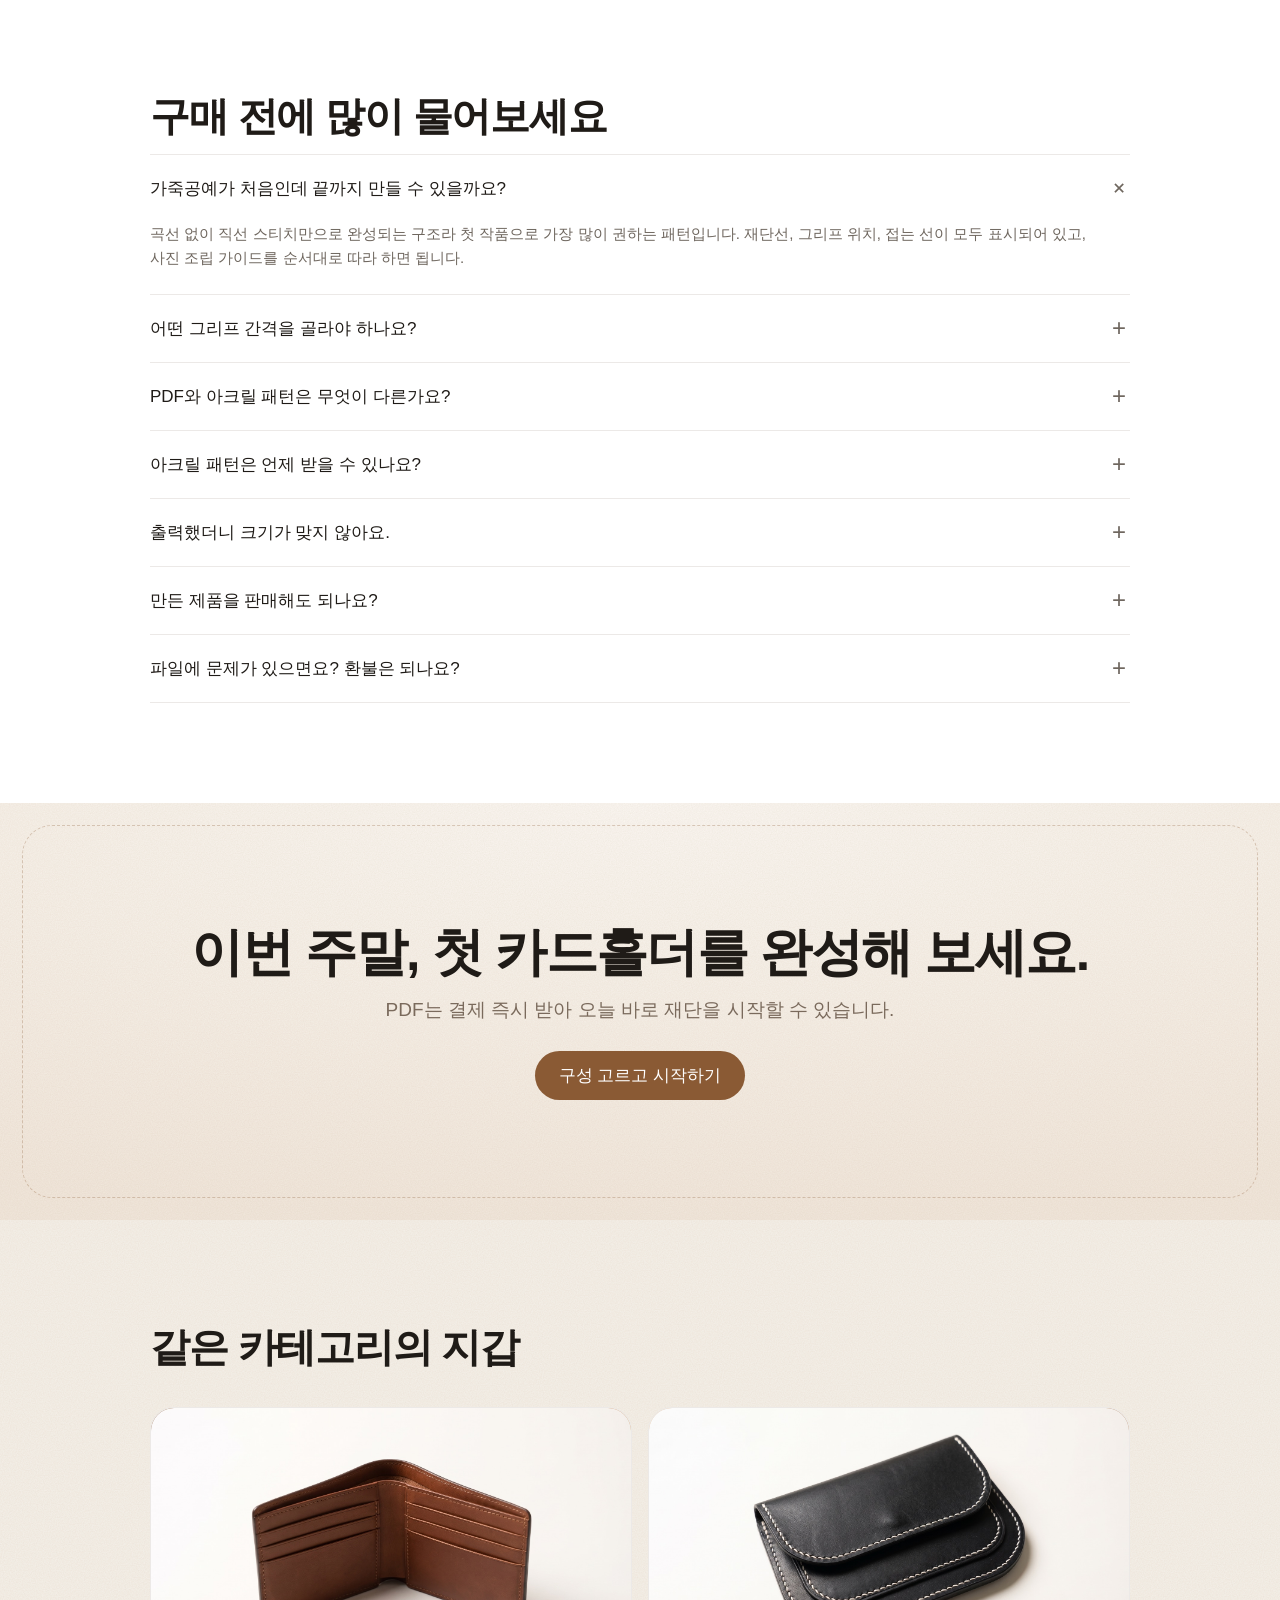
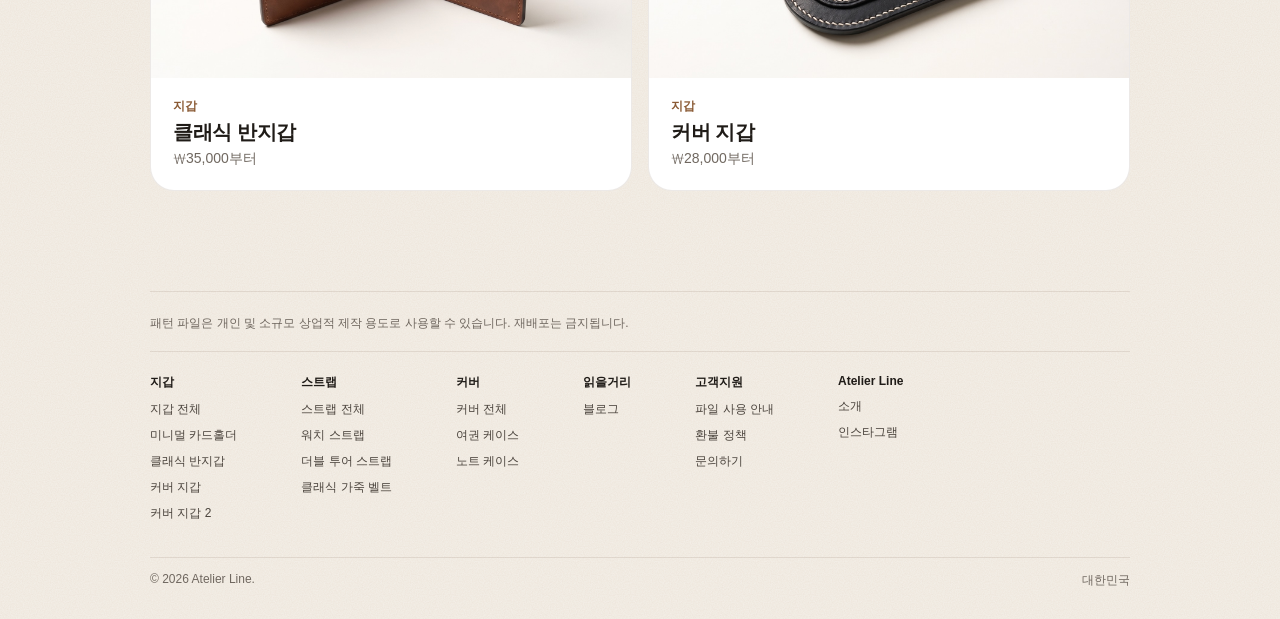
<file: cardholder.html>
<!DOCTYPE html>
<html lang="ko"><head>
<meta charset="UTF-8">
<meta name="robots" content="noindex, nofollow">
<meta name="viewport" content="width=device-width, initial-scale=1, viewport-fit=cover">
<title>미니멀 카드홀더 — Atelier Line</title>
<script>document.documentElement.classList.add('js');</script>
<link rel="stylesheet" href="assets/detail.css">
<link rel="stylesheet" href="assets/product.css">
</head>
<body>

<svg width="0" height="0" style="position:absolute" aria-hidden="true">
  <defs>
    <filter id="grain" x="0" y="0" width="100%" height="100%">
      <feTurbulence type="fractalNoise" baseFrequency="1.1" numOctaves="3" stitchTiles="stitch"></feTurbulence>
      <feColorMatrix type="saturate" values="0"></feColorMatrix>
      <feComponentTransfer><feFuncA type="table" tableValues="0 .55"></feFuncA></feComponentTransfer>
    </filter>
    <marker id="tick" viewBox="0 0 10 10" refX="5" refY="5" markerWidth="6" markerHeight="6" orient="auto">
      <path d="M5 0 V10" stroke="currentColor" stroke-width="1.4"></path>
    </marker>
    <symbol id="check" viewBox="0 0 20 20"><circle cx="10" cy="10" r="8.5" fill="none" stroke="currentColor" stroke-width="1.5"></circle><path d="M6.5 10.2l2.4 2.4 4.6-5" fill="none" stroke="currentColor" stroke-width="1.6" stroke-linecap="round" stroke-linejoin="round"></path></symbol>
  </defs>
</svg>

<nav class="global">
  <div class="wrap">
    <a class="brand" href="index.html">
      <svg viewBox="0 0 20 20" fill="none" stroke="currentColor" stroke-width="1.6"><rect x="3" y="3" width="14" height="14" rx="3.5"></rect><path d="M6.5 10h7" stroke-dasharray="1.6 1.6"></path></svg>
      Atelier Line
    </a>
    <div class="navlinks">
      <a href="wallet.html" aria-current="page">지갑</a>
      <a href="strap.html">스트랩</a>
      <a href="cover.html">커버</a>
      <a href="blog/">블로그</a>
    </div>
  </div>
</nav>

<div class="subnav">
  <div class="wrap">
    <div class="name" data-edit="cardholder.name">미니멀 카드홀더</div>
    <div class="links">
      <a href="#guide">도안 구성</a>
      <a href="#steps">제작 과정</a>
      <a href="#tools">준비물</a>
      <a href="#faq">FAQ</a>
      <a href="#buy" class="buy-sm">구매하기</a>
    </div>
  </div>
</div>

<main class="ch">
<section class="pd-hero">
  <div class="wrap">
    <div class="crumb"><a href="index.html">패턴</a><span>›</span><a href="wallet.html">지갑</a><span>›</span>미니멀 카드홀더</div>
    <div class="pd-grid">
      <div class="pd-visual">
        <div class="ch-gallery reveal">
          <figure class="ch-shot is-on" data-img="cardholder"><img class="photo" src="assets/uploads/cardholder-1600.jpg" alt="미니멀 카드홀더 · 브라운"></figure>
          <figure class="ch-shot" data-img="cardholder-black"><img class="photo" src="assets/uploads/gallery-cardholder-black.jpg" alt="미니멀 카드홀더 · 블랙" loading="lazy"></figure>
          <p class="ch-badge">완성 예시</p>
        </div>
        <div class="ch-thumbs" aria-label="사진 고르기"></div>
      </div>

      <div class="buybox" id="buy">
        <span class="tag reveal">첫 작품 추천 · 입문</span>
        <h1 class="reveal d1" data-edit="cardholder.name">미니멀 카드홀더</h1>
        <p class="sub reveal d2">도안을 그려 본 적이 없어도 괜찮습니다. 직선 스티치만으로, 주말 오후 3시간이면 선물해도 좋을 3포켓 카드홀더가 완성됩니다.</p>
        <ul class="ch-facts reveal d2">
          <li><p class="fx-b">약 3시간</p><p class="fx-s">제작 시간</p></li>
          <li><p class="fx-b">직선만</p><p class="fx-s">곡선 스티치 없음</p></li>
          <li><p class="fx-b">부품 4개</p><p class="fx-s">외피 1 · 포켓 3</p></li>
          <li><p class="fx-b">카드 4–6장</p><p class="fx-s">수납</p></li>
        </ul>
        <div class="reveal d3">
          <div class="price-now" data-price="">₩18,000<small>VAT 포함</small></div>
          <div class="opt-title">구성 선택</div>
          <div class="options">
            <label class="opt">
              <input type="radio" name="opt" value="18000" data-kind="pdf" checked="">
              <div><div class="t">PDF 도안</div><div class="d">A4로 출력 · 결제 즉시 다운로드</div></div>
              <div class="p">₩18,000</div>
            </label>
            <label class="opt">
              <input type="radio" name="opt" value="39000" data-kind="acrylic">
              <div><div class="t">아크릴 패턴 <span class="ch-pick">반복 제작 추천</span></div><div class="d">투명 아크릴 실물 패턴 · PDF 도안 포함 · 영업일 5일 내 발송</div></div>
              <div class="p">₩39,000</div>
            </label>
          </div>
          <div class="opt-title">그리프 간격 <span class="opt-help">가지고 계신 그리프에 맞춰 고르세요</span></div>
          <div class="gaps">
            <label class="gap"><input type="radio" name="gap" value="2.7"><div class="t">2.7mm</div><div class="d">촘촘하고 섬세한 마감</div></label>
            <label class="gap"><input type="radio" name="gap" value="3.0"><div class="t">3.0mm</div><div class="d">균형 잡힌 기본 간격</div></label>
            <label class="gap"><input type="radio" name="gap" value="3.38" checked=""><div class="t">3.38mm</div><div class="d">가장 많이 쓰는 표준</div></label>
          </div>
          <a href="#" class="btn btn-primary btn-block" data-buy="">₩18,000 · 지금 바로 받기</a>
          <p class="ch-sel" data-noedit="" aria-live="polite"></p>
          <p class="ch-value">한 번 구매하면 몇 개든 계속 만들 수 있어요.</p>
          <ul class="includes">
            <li><svg><use href="#check"></use></svg><span class="tx">PDF는 결제 즉시 다운로드 · 무제한 재다운로드</span></li>
            <li><svg><use href="#check"></use></svg><span class="tx">사진으로 따라 하는 조립 가이드</span></li>
            <li><svg><use href="#check"></use></svg><span class="tx">집 프린터(A4)로 출력 · 10mm 확인 눈금 포함</span></li>
            <li><svg><use href="#check"></use></svg><span class="tx">파일이나 치수에 문제가 있나요? 문의 주세요.</span></li>
          </ul>
        </div>
      </div>
    </div>
  </div>
</section>

<section class="section reviews" id="reviews">
  <div class="wrap">
    <h2 class="reveal">직접 만든 분들의 후기</h2>
    <p class="lead reveal d1">이 도안으로 실제 카드홀더를 완성한 분들의 이야기입니다.</p>
    <div class="rv-grid">
      <article class="rv-card reveal">
        <div class="rv-photo" data-img="review-1"></div>
        <div class="rv-body">
          <p class="rv-stars">5</p>
          <p class="rv-quote">여기에 실제 후기를 입력하세요.</p>
          <p class="rv-who">작성자 이름 · 가죽공예 경력</p>
          <div class="rv-tags"><p class="rv-badge">구매 확인</p><p class="rv-meta">PDF 도안 구매</p></div>
        </div>
      </article>
      <article class="rv-card reveal d1">
        <div class="rv-photo" data-img="review-2"></div>
        <div class="rv-body">
          <p class="rv-stars">5</p>
          <p class="rv-quote">여기에 실제 후기를 입력하세요.</p>
          <p class="rv-who">작성자 이름 · 가죽공예 경력</p>
          <div class="rv-tags"><p class="rv-badge">구매 확인</p><p class="rv-meta">PDF 도안 구매</p></div>
        </div>
      </article>
      <article class="rv-card reveal d2">
        <div class="rv-photo" data-img="review-3"></div>
        <div class="rv-body">
          <p class="rv-stars">5</p>
          <p class="rv-quote">여기에 실제 후기를 입력하세요.</p>
          <p class="rv-who">작성자 이름 · 가죽공예 경력</p>
          <div class="rv-tags"><p class="rv-badge">구매 확인</p><p class="rv-meta">PDF 도안 구매</p></div>
        </div>
      </article>
      <article class="rv-card reveal">
        <div class="rv-photo" data-img="review-4"></div>
        <div class="rv-body">
          <p class="rv-stars">5</p>
          <p class="rv-quote">여기에 실제 후기를 입력하세요.</p>
          <p class="rv-who">작성자 이름 · 가죽공예 경력</p>
          <div class="rv-tags"><p class="rv-badge">구매 확인</p><p class="rv-meta">PDF 도안 구매</p></div>
        </div>
      </article>
      <article class="rv-card reveal d1">
        <div class="rv-photo" data-img="review-5"></div>
        <div class="rv-body">
          <p class="rv-stars">5</p>
          <p class="rv-quote">여기에 실제 후기를 입력하세요.</p>
          <p class="rv-who">작성자 이름 · 가죽공예 경력</p>
          <div class="rv-tags"><p class="rv-badge">구매 확인</p><p class="rv-meta">PDF 도안 구매</p></div>
        </div>
      </article>
      <article class="rv-card reveal d2">
        <div class="rv-photo" data-img="review-6"></div>
        <div class="rv-body">
          <p class="rv-stars">5</p>
          <p class="rv-quote">여기에 실제 후기를 입력하세요.</p>
          <p class="rv-who">작성자 이름 · 가죽공예 경력</p>
          <div class="rv-tags"><p class="rv-badge">구매 확인</p><p class="rv-meta">PDF 도안 구매</p></div>
        </div>
      </article>
    </div>
    <div class="rv-ask reveal">
      <span class="rv-ask-ico"><svg viewBox="0 0 32 32" fill="none" stroke="currentColor" stroke-width="1.6" stroke-linecap="round" stroke-linejoin="round" aria-hidden="true"><path d="M6 25.5V21L20.5 6.5a2.1 2.1 0 0 1 3 0l1.9 1.9a2.1 2.1 0 0 1 0 3L11 25.5z"/><path d="M18 9l4.9 4.9"/><path d="M15 25.5h11"/></svg></span>
      <div class="rv-ask-txt"><p class="rv-ask-t">이 도안으로 완성하셨나요?</p><p class="rv-ask-d">완성작 사진과 함께 후기를 남겨 주시면, 확인 후 이 페이지에 소개해 드립니다.</p></div>
      <a class="btn btn-primary rv-ask-btn" data-contact="review" href="#">후기 남기기</a>
    </div>
    <p class="rv-note">패턴을 무료로 제공받아 작성한 후기는 각 후기에 따로 표시합니다.</p>
    <p class="rv-edit-hint" data-noedit="">후기 글을 채운 카드만 공개 페이지에 보입니다. 별점은 1~5 숫자로 입력하세요(4.5처럼 반 개도 됩니다). 표시는 '구매 확인' 또는 '도안 무료 제공'으로 적어 주세요. 사진은 선택이며, 후기가 3개 이상이면 평균 별점이 자동으로 표시됩니다.</p>
  </div>
</section>

<section class="section soft">
  <div class="wrap">
    <h2 class="reveal">이런 분께 딱 맞아요</h2>
    <p class="lead reveal d1">처음 만드는 사람도, 여러 개 만들어 파는 사람도 쓰기 좋게 설계했습니다.</p>
    <div class="ch-fit">
      <div class="ch-fit-card reveal"><div class="ch-fit-head"><span class="ch-fit-ico"><svg viewBox="0 0 32 32" fill="none" stroke="currentColor" stroke-width="1.6" stroke-linecap="round" stroke-linejoin="round" aria-hidden="true"><path d="M16 27V15"/><path d="M16 18c-6 0-9.5-3.5-9.5-9 6 0 9.5 3.5 9.5 9z"/><path d="M16 15c0-5.5 3.5-9 9.5-9 0 5.5-3.5 9-9.5 9z"/><path d="M9.5 27h13"/></svg></span><p class="ch-fit-k">첫 작품</p></div><h3>가죽공예를 막 시작했다면</h3><p>곡선 없이 직선 스티치만으로 완성돼, 처음이어도 끝까지 만들 수 있어요.</p></div>
      <div class="ch-fit-card reveal d1"><div class="ch-fit-head"><span class="ch-fit-ico"><svg viewBox="0 0 32 32" fill="none" stroke="currentColor" stroke-width="1.6" stroke-linecap="round" stroke-linejoin="round" aria-hidden="true"><rect x="5.5" y="13.5" width="21" height="13.5" rx="2"/><rect x="4" y="9" width="24" height="4.5" rx="1.5"/><path d="M16 9v18"/><path d="M16 9c-1.5-3.5-6.5-5-6.5-2.2C9.5 9 14 9 16 9zM16 9c1.5-3.5 6.5-5 6.5-2.2C22.5 9 18 9 16 9z"/></svg></span><p class="ch-fit-k">선물</p></div><h3>부담 없는 선물을 찾는다면</h3><p>얇고 단정한 3포켓 구조라 누구에게나 잘 어울립니다. 가죽 색만 바꿔도 분위기가 달라져요.</p></div>
      <div class="ch-fit-card reveal d2"><div class="ch-fit-head"><span class="ch-fit-ico"><svg viewBox="0 0 32 32" fill="none" stroke="currentColor" stroke-width="1.6" stroke-linecap="round" stroke-linejoin="round" aria-hidden="true"><path d="M17 4.5h8.5a2 2 0 0 1 2 2V15L15.4 27.1a2 2 0 0 1-2.8 0l-7.7-7.7a2 2 0 0 1 0-2.8z"/><circle cx="21.8" cy="10.2" r="2"/></svg></span><p class="ch-fit-k">판매</p></div><h3>여러 개 만들어 팔고 싶다면</h3><p>가죽 부품 4개, 약 3시간 구조라 반복 제작에 좋아요. 아크릴 패턴이면 반영구적 사용과 제작 시간 단축이 가능해요.</p></div>
    </div>
  </div>
</section>

<section class="section" id="guide">
  <div class="wrap">
    <h2 class="reveal">도안에 다 들어 있습니다</h2>
    <p class="lead reveal d1">혼자 그릴 때 막히던 부분이 도안 위에 모두 표시되어 있어요. 대고, 따라 하기만 하면 됩니다.</p>
    <div class="ch-anno">
      <figure class="ch-sheet reveal">
        <div class="sheet-head"><span>ATELIER LINE</span><span>미니멀 카드홀더 · A4 1/2</span></div>
        <svg viewBox="0 0 210 230" fill="none" aria-label="A4로 출력한 카드홀더 도안">
        <g stroke="#b9b9be" stroke-width=".5"><path d="M6 10 H14 M10 6 V14"></path><path d="M196 10 H204 M200 6 V14"></path><path d="M6 222 H14 M10 218 V226"></path><path d="M196 222 H204 M200 218 V226"></path></g>
        <g class="dim" stroke="#8a5a34" stroke-width=".6" style="color:#8a5a34">
          <path d="M25 26 H185" marker-start="url(#tick)" marker-end="url(#tick)"></path>
          <text x="105" y="22" text-anchor="middle" font-size="7" fill="#8a5a34" stroke="none">220.0</text>
        </g>
        <rect x="25" y="34" width="160" height="57" rx="6" stroke="#1f1b17" stroke-width="1.1"></rect>
        <rect x="29" y="38" width="152" height="49" rx="3.5" stroke="#8a5a34" stroke-width=".8" stroke-dasharray="1 2.4" stroke-linecap="round"></rect>
        <path d="M105 30 V95" stroke="#8a5a34" stroke-width=".6" stroke-dasharray="6 2.5 1.2 2.5"></path>
        <path d="M60 62 H90 M60 62 l4 -2.4 M60 62 l4 2.4 M90 62 l-4 -2.4 M90 62 l-4 2.4" stroke="#8b8278" stroke-width=".6"></path>
        <text class="lbl" x="75" y="57" text-anchor="middle" font-size="5" fill="#8b8278">결 방향</text>
        <text class="lbl" x="110" y="66" font-size="5" fill="#8a5a34">접는 선</text>
        <text class="lbl" x="25" y="101" font-size="6" fill="#6f675f">A · 외피 ×1</text>
        <g stroke="#1f1b17" stroke-width="1.1"><path d="M25 112 H42 A8 8 0 0 0 58 112 H75 V145 H25 Z"></path><path d="M80 112 H97 A8 8 0 0 0 113 112 H130 V145 H80 Z"></path><path d="M135 112 H152 A8 8 0 0 0 168 112 H185 V145 H135 Z"></path></g>
        <g stroke="#8a5a34" stroke-width=".8" stroke-dasharray="1 2.4" stroke-linecap="round"><path d="M29 116 V141 H71 V116"></path><path d="M84 116 V141 H126 V116"></path><path d="M139 116 V141 H181 V116"></path></g>
        <text class="lbl" x="25" y="155" font-size="6" fill="#6f675f">B · 포켓 ×3</text>
        <rect x="25" y="170" width="36" height="36" stroke="#1f1b17" stroke-width=".8"></rect>
        <text class="lbl" x="43" y="190" text-anchor="middle" font-size="6" fill="#1f1b17">10mm</text>
        <text class="lbl" x="68" y="181" font-size="5.2" fill="#6f675f">출력 후 이 칸이 10mm면</text>
        <text class="lbl" x="68" y="189" font-size="5.2" fill="#6f675f">크기가 정확합니다</text>
        <text class="lbl" x="185" y="206" text-anchor="end" font-size="5" fill="#8b8278">SCALE 1:1 · mm</text>
      <g class="mk"><circle cx="185" cy="40" r="6.2" fill="#8a5a34"></circle><text x="185" y="42.4" text-anchor="middle" font-size="7" font-weight="700" fill="#fff">1</text></g><g class="mk"><circle cx="156" cy="87" r="6.2" fill="#8a5a34"></circle><text x="156" y="89.4" text-anchor="middle" font-size="7" font-weight="700" fill="#fff">2</text></g><g class="mk"><circle cx="105" cy="30" r="6.2" fill="#8a5a34"></circle><text x="105" y="32.4" text-anchor="middle" font-size="7" font-weight="700" fill="#fff">3</text></g><g class="mk"><circle cx="75" cy="50" r="6.2" fill="#8a5a34"></circle><text x="75" y="52.4" text-anchor="middle" font-size="7" font-weight="700" fill="#fff">4</text></g><g class="mk"><circle cx="50" cy="124" r="6.2" fill="#8a5a34"></circle><text x="50" y="126.4" text-anchor="middle" font-size="7" font-weight="700" fill="#fff">5</text></g><g class="mk"><circle cx="61" cy="170" r="6.2" fill="#8a5a34"></circle><text x="61" y="172.4" text-anchor="middle" font-size="7" font-weight="700" fill="#fff">6</text></g></svg>
      </figure>
      <ol class="ch-points">
        <li class="reveal"><h3>재단선</h3><p>굵은 실선을 따라 자르면 됩니다. 두께 여유까지 반영된 치수예요.</p></li>
        <li class="reveal d1"><h3>그리프 위치</h3><p>점선이 그리프를 대는 자리입니다. 맞물리는 면의 구멍 수가 맞춰져 있어 끝에서 어긋나지 않아요.</p></li>
        <li class="reveal d2"><h3>접는 선</h3><p>가운데 선을 기준으로 접으면 양쪽 포켓 높이가 정확히 맞습니다.</p></li>
        <li class="reveal"><h3>결 방향</h3><p>화살표 방향으로 가죽 결을 맞추면 쓰면서 늘어나지 않아요.</p></li>
        <li class="reveal d1"><h3>엄지 홈</h3><p>카드를 꺼내기 쉬운 반원 홈까지 도안에 들어 있습니다.</p></li>
        <li class="reveal d2"><h3>10mm 확인 눈금</h3><p>출력 후 이 칸을 자로 재 보세요. 10mm면 크기가 정확합니다.</p></li>
      </ol>
    </div>
  </div>
</section>

<section class="section soft" id="steps">
  <div class="wrap">
    <h2 class="reveal">주말 오후 3시간, 4단계면 끝</h2>
    <p class="lead reveal d1">조립 가이드에 단계마다 사진과 함께 설명되어 있습니다.</p>
    <div class="steps">
      <div class="step reveal"><h3>출력 · 재단</h3><p>A4에 100% 배율로 출력해 가죽에 대고 재단합니다. 아크릴 패턴이면 바로 대고 자르면 됩니다.</p></div>
      <div class="step reveal d1"><h3>그리프 구멍</h3><p>점선 위치에 선택한 간격의 그리프(치즐)로 구멍을 냅니다.</p></div>
      <div class="step reveal d2"><h3>포켓 접합</h3><p>포켓 B를 외피 A 양쪽에 맞추고 새들 스티치로 바느질합니다.</p></div>
      <div class="step reveal d3"><h3>엣지 마감</h3><p>단면을 다듬고 엣지 마감제를 발라 문질러 매끈하게 마감합니다.</p></div>
    </div>
  </div>
</section>

<section class="section" id="tools">
  <div class="wrap">
    <h2 class="reveal">준비물 체크리스트</h2>
    <p class="lead reveal d1">특별한 장비는 필요 없어요. 기본 공구가 있다면 바로 시작할 수 있습니다.</p>
    <div class="ch-tools reveal">
      <div class="ch-tool-col">
        <p class="ch-tool-h">재료</p>
        <ul>
          <li><span class="tx">베지터블 가죽 1.0–1.2mm (A4 한 장 이내)</span></li>
          <li><span class="tx">왁스 실 0.45–0.55mm</span></li>
          <li><span class="tx">가죽용 본드</span></li>
        </ul>
      </div>
      <div class="ch-tool-col">
        <p class="ch-tool-h">공구</p>
        <ul>
          <li><span class="tx">그리프(치즐) 2발 · 4발 (선택한 간격)</span></li>
          <li><span class="tx">재단칼 · 커팅 매트 · 철자</span></li>
          <li><span class="tx">바늘 2개 · 망치(고무망치)</span></li>
          <li><span class="tx">엣지 비벨러 · 사포 · 엣지 마감제</span></li>
        </ul>
      </div>
    </div>
  </div>
</section>

<section class="section soft" id="specs">
  <div class="wrap">
    <h2 class="reveal">사양</h2>
    <div class="spec-grid reveal">
      <div class="spec"><div class="k">완성 크기</div><div class="v">110 × 78<small>mm</small></div></div>
      <div class="spec"><div class="k">완성 두께</div><div class="v">약 3~5<small>mm</small></div></div>
      <div class="spec"><div class="k">부품</div><div class="v">A 외피 1 · B 포켓 3</div></div>
      <div class="spec"><div class="k">권장 가죽 두께</div><div class="v">1.0–1.2<small>mm</small></div></div>
      <div class="spec"><div class="k">스티치 간격</div><div class="v">2.7 · 3.0 · 3.38<small>mm 중 선택</small></div></div>
      <div class="spec"><div class="k">난이도 · 제작 시간</div><div class="v"><span class="dots"><i class="on"></i><i></i><i></i></span> <small>약 3시간</small></div></div>
    </div>
    <div class="ch-pack reveal">
      <div class="ch-pack-col">
        <p class="ch-pack-h">PDF 도안</p>
        <ul>
          <li><span class="tx">A4 출력용 도안 2쪽 (외피 A · 포켓 B)</span></li>
          <li><span class="tx">조립 가이드&nbsp;</span></li>
        </ul>
      </div>
      <div class="ch-pack-col">
        <p class="ch-pack-h">아크릴 패턴</p>
        <ul>
          <li><span class="tx">투명 아크릴 패턴 (외피 A · 포켓 B)</span></li>
          <li><span class="tx">PDF 도안 · 조립 가이드 포함</span></li>
        </ul>
      </div>
    </div>
  </div>
</section>

<section class="section" id="faq">
  <div class="wrap">
    <h2 class="reveal">구매 전에 많이 물어보세요</h2>
    <div class="faq reveal">
      <details open=""><summary>가죽공예가 처음인데 끝까지 만들 수 있을까요?</summary><p class="a">곡선 없이 직선 스티치만으로 완성되는 구조라 첫 작품으로 가장 많이 권하는 패턴입니다. 재단선, 그리프 위치, 접는 선이 모두 표시되어 있고, 사진 조립 가이드를 순서대로 따라 하면 됩니다.</p></details>
      <details><summary>어떤 그리프 간격을 골라야 하나요?</summary><p class="a">가지고 계신 그리프(치즐)와 같은 간격을 고르세요. 그리프 날 끝 사이의 간격이 2.7mm · 3.0mm · 3.38mm 중 무엇인지 확인하면 됩니다. 간격이 다르면 맞물리는 면의 구멍 수가 달라지니, 꼭 같은 간격의 도안을 쓰세요. 처음이라 그리프가 없다면 가장 많이 쓰는 3.38mm를 권합니다.</p></details>
      <details><summary>PDF와 아크릴 패턴은 무엇이 다른가요?</summary><p class="a">PDF는 결제 즉시 받아 집에서 출력해 쓰는 도안입니다. 아크릴 패턴은 투명하고 단단한 실물 패턴이라 종이처럼 닳지 않고, 가죽 위에 바로 대고 여러 번 마킹할 수 있어 반복 제작과 판매용 제작에 좋습니다. 아크릴 패턴에도 PDF 도안이 함께 제공됩니다.</p></details>
      <details><summary>아크릴 패턴은 언제 받을 수 있나요?</summary><p class="a">주문 후 영업일 기준 5일 안에 발송합니다. 5만 원 이상 구매하시면 배송비는 무료예요. 함께 드리는 PDF 도안은 결제 즉시 받을 수 있어, 아크릴 패턴이 도착하기 전에도 바로 시작할 수 있습니다.</p></details>
      <details><summary>출력했더니 크기가 맞지 않아요.</summary><p class="a">인쇄 설정에서 ‘실제 크기’ 또는 배율 100%를 선택해 주세요. 도안의 10mm 확인 눈금을 자로 재서 크기를 확인할 수 있습니다.</p></details>
      <details><summary>만든 제품을 판매해도 되나요?</summary><p class="a">네. 개인 및 소규모 상업 제작(공방, 플리마켓, 온라인 판매 등)에 사용할 수 있습니다. 패턴 자체의 재배포나 재판매만 금지됩니다.</p></details>
      <details><summary>파일에 문제가 있으면요? 환불은 되나요?</summary><p class="a">파일이 열리지 않거나 치수에 문제가 있다면 문의해 주세요. 끝까지 확인해 해결해 드립니다. 다만 PDF는 디지털 파일 특성상 다운로드 후 단순 변심 환불은 어렵습니다.</p></details>
    </div>
  </div>
</section>

<section class="ch-final">
  <div class="wrap">
    <h2 class="reveal">이번 주말, 첫 카드홀더를 완성해 보세요.</h2>
    <p class="reveal d1">PDF는 결제 즉시 받아 오늘 바로 재단을 시작할 수 있습니다.</p>
    <div class="reveal d2"><a href="#buy" class="btn ch-final-btn">구성 고르고 시작하기</a></div>
  </div>
</section>

<section class="section soft">
  <div class="wrap">
    <h2 class="reveal" style="margin-bottom:32px">같은 카테고리의 지갑</h2>
    <div class="related">
      <a class="rel reveal" href="long-wallet.html">
        <div class="visual v3" data-img="long-wallet"><svg viewBox="0 0 300 170" fill="none"><rect x="30" y="35" width="240" height="100" rx="6" stroke="#fff" stroke-width="1.3"></rect><g stroke="#fff" stroke-opacity=".55" stroke-width=".7" stroke-dasharray="5 2 1 2"><path d="M110 28 V142"></path><path d="M190 28 V142"></path></g></svg><img class="photo" src="assets/uploads/bifold-wallet-1600.jpg" alt="클래식 반지갑"></div>
        <div class="body"><div class="e" data-edit="long-wallet.category">지갑</div><div class="t" data-edit="long-wallet.name">클래식 반지갑</div><div class="pr" data-edit="long-wallet.from">₩35,000부터</div></div>
      </a>
      <a class="rel reveal d1" href="flap-wallet.html">
        <div class="visual v1" data-img="flap-wallet"><svg viewBox="0 0 300 170" fill="none"><g stroke="#fff" stroke-width="1.3"><path d="M70 30 H230 V125 Q230 148 207 148 H93 Q70 148 70 125 Z"></path><path d="M70 30 V62 Q70 92 100 92 H200 Q230 92 230 62 V30"></path></g></svg><img class="photo" src="assets/uploads/flap-wallet-1600.jpg" alt="커버 지갑"></div>
        <div class="body"><div class="e" data-edit="flap-wallet.category">지갑</div><div class="t" data-edit="flap-wallet.name">커버 지갑</div><div class="pr" data-edit="flap-wallet.from">₩28,000부터</div></div>
      </a>
    </div>
  </div>
</section>
</main>

<div class="ch-bar" data-noedit="" aria-hidden="true">
  <div class="ch-bar-in">
    <div class="ch-bar-t"><span class="ch-bar-n">미니멀 카드홀더</span><span class="ch-bar-p">₩18,000</span></div>
    <a href="#" class="btn btn-primary ch-bar-btn" data-buy="" tabindex="-1">지금 바로 받기</a>
  </div>
</div>

<footer id="contact">
  <div class="wrap">
    <div class="fnote">패턴 파일은 개인 및 소규모 상업적 제작 용도로 사용할 수 있습니다. 재배포는 금지됩니다.</div>
    <div class="fcols">
      <div class="fcol"><h4>지갑</h4><a href="wallet.html">지갑 전체</a><a href="cardholder.html">미니멀 카드홀더</a><a href="long-wallet.html">클래식 반지갑</a><a href="flap-wallet.html">커버 지갑</a><a href="flap-wallet-2.html">커버 지갑 2</a></div>
      <div class="fcol"><h4>스트랩</h4><a href="strap.html">스트랩 전체</a><a href="shoulder-bag.html">워치 스트랩</a><a href="double-strap.html">더블 투어 스트랩</a><a href="belt.html">클래식 가죽 벨트</a></div>
      <div class="fcol"><h4>커버</h4><a href="cover.html">커버 전체</a><a href="passport.html">여권 케이스</a><a href="notebook.html">노트 케이스</a></div>
      <div class="fcol"><h4>읽을거리</h4><a href="blog/">블로그</a></div>
      <div class="fcol"><h4>고객지원</h4><a href="#">파일 사용 안내</a><a href="#">환불 정책</a><a href="#" data-contact="inquiry">문의하기</a></div>
      <div class="fcol"><h4>Atelier Line</h4><a href="#">소개</a><a href="#" data-contact="instagram">인스타그램</a></div>
    </div>
    <div class="fbottom"><span>© 2026 Atelier Line.</span><span>대한민국</span></div>
  </div>
</footer>

<div class="toast" role="status" aria-live="polite"></div>
<script src="assets/detail.js"></script>
<script src="assets/product.js"></script>











<script src="assets/contact.js"></script>
</body></html>
</file>
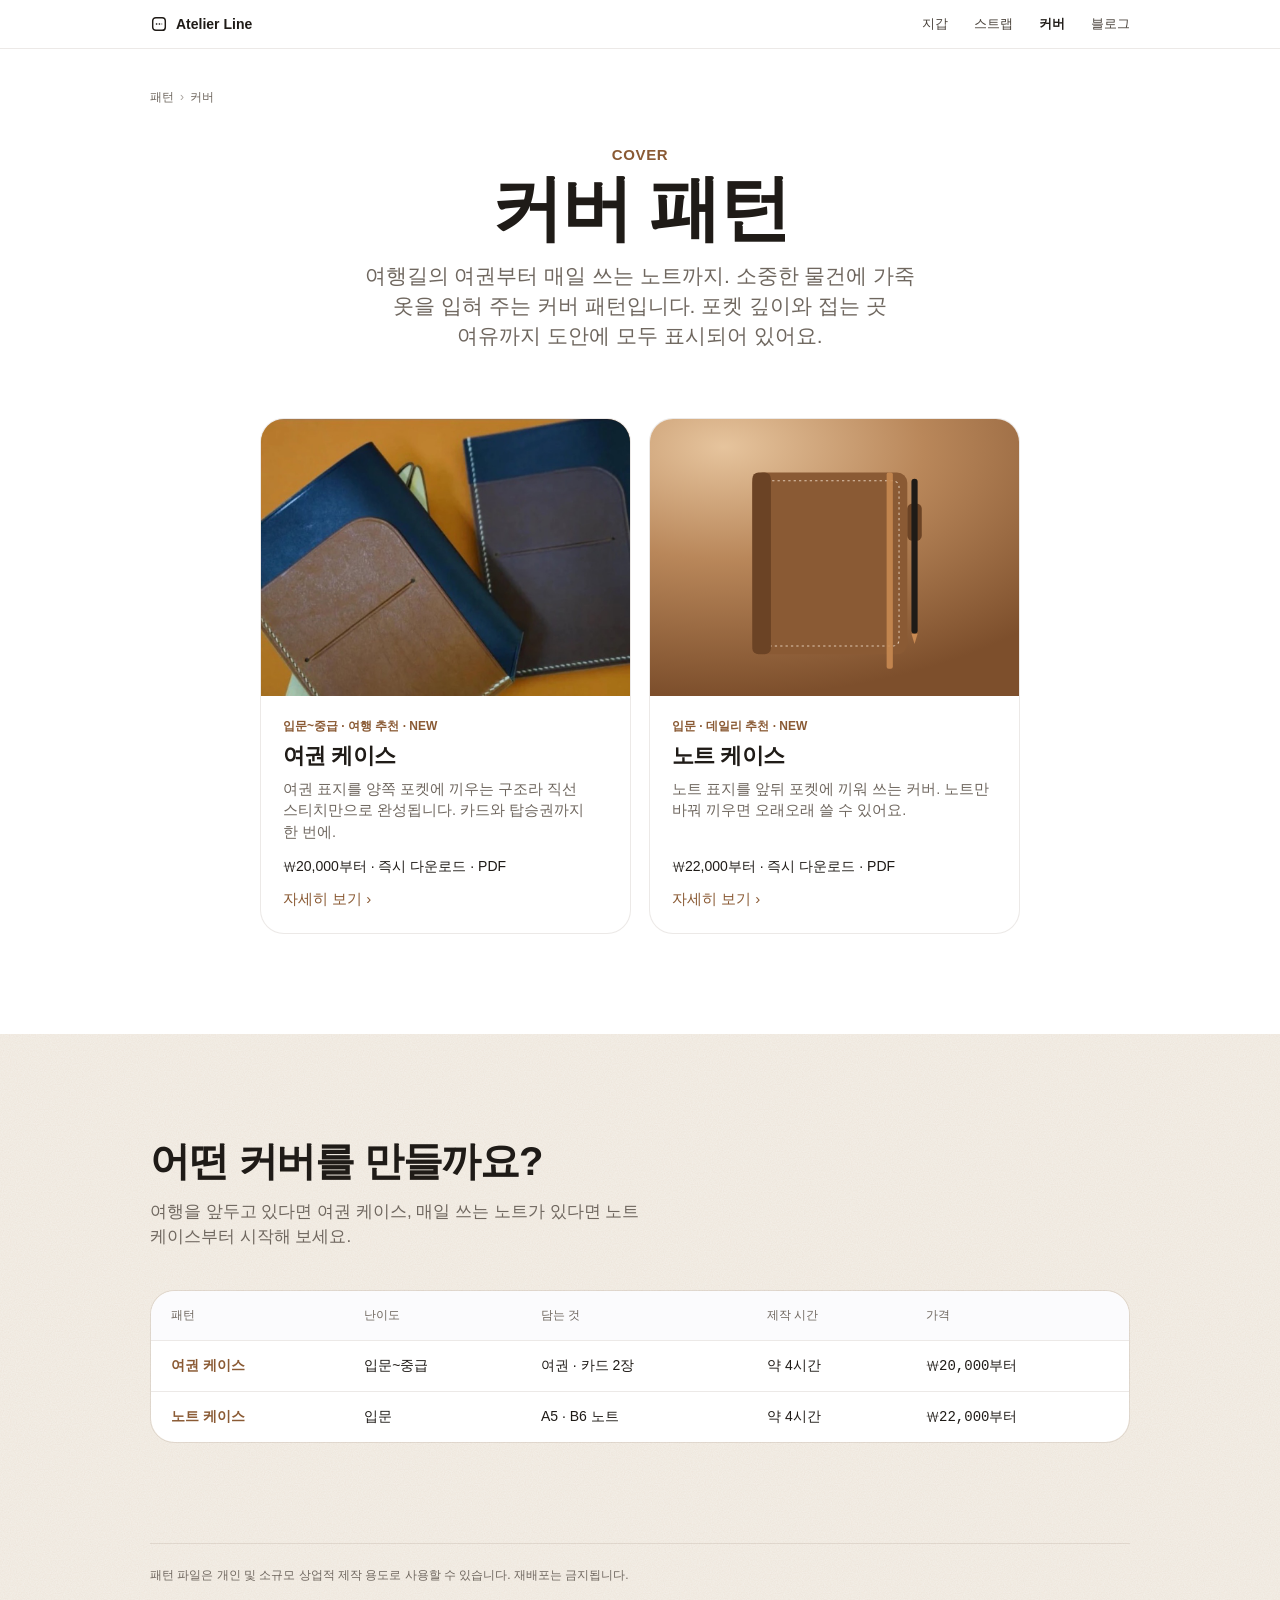
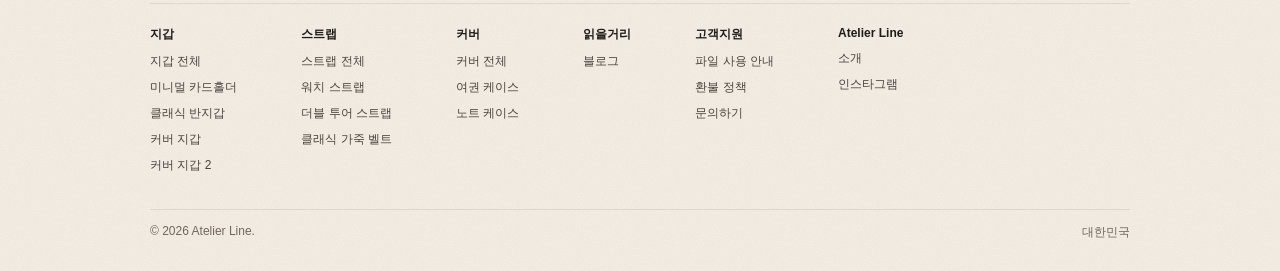
<file: cover.html>
<!DOCTYPE html>
<html lang="ko"><head>
<meta charset="UTF-8">
<meta name="robots" content="noindex, nofollow">
<meta name="viewport" content="width=device-width, initial-scale=1, viewport-fit=cover">
<title>커버 패턴 — Atelier Line</title>
<script>document.documentElement.classList.add('js');</script>
<link rel="stylesheet" href="assets/detail.css">
</head>
<body>

<svg width="0" height="0" style="position:absolute" aria-hidden="true">
  <defs>
    <filter id="grain" x="0" y="0" width="100%" height="100%">
      <feTurbulence type="fractalNoise" baseFrequency="1.1" numOctaves="3" stitchTiles="stitch"></feTurbulence>
      <feColorMatrix type="saturate" values="0"></feColorMatrix>
      <feComponentTransfer><feFuncA type="table" tableValues="0 .55"></feFuncA></feComponentTransfer>
    </filter>
    <marker id="tick" viewBox="0 0 10 10" refX="5" refY="5" markerWidth="6" markerHeight="6" orient="auto">
      <path d="M5 0 V10" stroke="currentColor" stroke-width="1.4"></path>
    </marker>
    <symbol id="check" viewBox="0 0 20 20"><circle cx="10" cy="10" r="8.5" fill="none" stroke="currentColor" stroke-width="1.5"></circle><path d="M6.5 10.2l2.4 2.4 4.6-5" fill="none" stroke="currentColor" stroke-width="1.6" stroke-linecap="round" stroke-linejoin="round"></path></symbol>
  </defs>
</svg>

<nav class="global">
  <div class="wrap">
    <a class="brand" href="index.html">
      <svg viewBox="0 0 20 20" fill="none" stroke="currentColor" stroke-width="1.6"><rect x="3" y="3" width="14" height="14" rx="3.5"></rect><path d="M6.5 10h7" stroke-dasharray="1.6 1.6"></path></svg>
      Atelier Line
    </a>
    <div class="navlinks">
      <a href="wallet.html">지갑</a>
      <a href="strap.html">스트랩</a>
      <a href="cover.html" aria-current="page">커버</a>
      <a href="blog/">블로그</a>
    </div>
  </div>
</nav>

<main>
<section class="cat-hero">
  <div class="wrap">
    <div class="crumb"><a href="index.html">패턴</a><span>›</span>커버</div>
    <div class="eyebrow reveal">Cover</div>
    <h1 class="reveal d1">커버 패턴</h1>
    <p class="sub reveal d2">여행길의 여권부터 매일 쓰는 노트까지. 소중한 물건에 가죽 옷을 입혀 주는 커버 패턴입니다. 포켓 깊이와 접는 곳 여유까지 도안에 모두 표시되어 있어요.</p>
  </div>
</section>

<section class="cat-list">
  <div class="wrap">
    <div class="cat-grid cat-grid-2">
    <a class="pcard reveal" href="passport.html">
      <div class="visual v1" data-img="passport"><svg class="rel-illus" viewBox="0 0 300 225" fill="none" aria-label="여권 케이스 일러스트"><rect x="88" y="34" width="124" height="166" rx="12" fill="#6b4325"></rect><rect x="96" y="42" width="108" height="150" rx="8" stroke="#f3e2cf" stroke-width="1" stroke-dasharray="2.2 3" opacity=".8"></rect><circle cx="150" cy="104" r="20" stroke="#c98a52" stroke-width="2"></circle><circle cx="150" cy="104" r="12" stroke="#c98a52" stroke-width="1.4"></circle><path d="M130 104 H170 M150 84 V124" stroke="#c98a52" stroke-width="1.2"></path><rect x="120" y="150" width="60" height="4" rx="2" fill="#c98a52" opacity=".8"></rect><rect x="206" y="58" width="44" height="64" rx="6" fill="#f4f1ec" transform="rotate(12 228 90)"></rect><path d="M214 74 H242 M214 84 H236" stroke="#b9b1a6" stroke-width="2" transform="rotate(12 228 90)"></path></svg><img class="photo" src="assets/uploads/passport-real-1.jpg" alt="여권 케이스"></div>
      <div class="pbody">
        <p class="plevel">입문~중급 · 여행 추천 · NEW</p>
        <h3 data-edit="passport.name">여권 케이스</h3>
        <p class="ptag" data-edit="passport.tagline">여권 표지를 양쪽 포켓에 끼우는 구조라 직선 스티치만으로 완성됩니다. 카드와 탑승권까지 한 번에.</p>
        <p class="pprice" data-edit="passport.price">₩20,000부터 · 즉시 다운로드 · PDF</p>
        <span class="plink">자세히 보기</span>
      </div>
    </a>
    <a class="pcard reveal d1" href="notebook.html">
      <div class="visual v1" data-img="notebook"><svg class="rel-illus" viewBox="0 0 300 225" fill="none" aria-label="노트 케이스 일러스트"><rect x="70" y="30" width="150" height="176" rx="10" fill="#8a5a34"></rect><rect x="78" y="38" width="134" height="160" rx="6" stroke="#f3e2cf" stroke-width="1" stroke-dasharray="2.2 3" opacity=".8"></rect><rect x="70" y="30" width="18" height="176" rx="6" fill="#6b4325"></rect><rect x="220" y="60" width="14" height="36" rx="5" fill="#6b4325"></rect><rect x="224" y="36" width="6" height="150" rx="3" fill="#1f1b17"></rect><path d="M224 186 L227 196 L230 186 Z" fill="#c98a52"></path><rect x="200" y="30" width="6" height="190" rx="2" fill="#c98a52" opacity=".9"></rect></svg></div>
      <div class="pbody">
        <p class="plevel">입문 · 데일리 추천 · NEW</p>
        <h3 data-edit="notebook.name">노트 케이스</h3>
        <p class="ptag" data-edit="notebook.tagline">노트 표지를 앞뒤 포켓에 끼워 쓰는 커버. 노트만 바꿔 끼우면 오래오래 쓸 수 있어요.</p>
        <p class="pprice" data-edit="notebook.price">₩22,000부터 · 즉시 다운로드 · PDF</p>
        <span class="plink">자세히 보기</span>
      </div>
    </a>
    </div>
  </div>
</section>

<section class="section soft">
  <div class="wrap">
    <h2 class="reveal">어떤 커버를 만들까요?</h2>
    <p class="lead reveal d1">여행을 앞두고 있다면 여권 케이스, 매일 쓰는 노트가 있다면 노트 케이스부터 시작해 보세요.</p>
    <div class="parts-wrap reveal">
      <table class="parts compare">
        <thead><tr><th>패턴</th><th>난이도</th><th>담는 것</th><th>제작 시간</th><th>가격</th></tr></thead>
        <tbody>
          <tr><td><a href="passport.html">여권 케이스</a></td><td>입문~중급</td><td>여권 · 카드 2장</td><td>약 4시간</td><td class="num">₩20,000부터</td></tr>
          <tr><td><a href="notebook.html">노트 케이스</a></td><td>입문</td><td>A5 · B6 노트</td><td>약 4시간</td><td class="num">₩22,000부터</td></tr>
        </tbody>
      </table>
    </div>
  </div>
</section>
</main>

<footer id="contact">
  <div class="wrap">
    <div class="fnote">패턴 파일은 개인 및 소규모 상업적 제작 용도로 사용할 수 있습니다. 재배포는 금지됩니다.</div>
    <div class="fcols">
      <div class="fcol"><h4>지갑</h4><a href="wallet.html">지갑 전체</a><a href="cardholder.html">미니멀 카드홀더</a><a href="long-wallet.html">클래식 반지갑</a><a href="flap-wallet.html">커버 지갑</a><a href="flap-wallet-2.html">커버 지갑 2</a></div>
      <div class="fcol"><h4>스트랩</h4><a href="strap.html">스트랩 전체</a><a href="shoulder-bag.html">워치 스트랩</a><a href="double-strap.html">더블 투어 스트랩</a><a href="belt.html">클래식 가죽 벨트</a></div>
      <div class="fcol"><h4>커버</h4><a href="cover.html">커버 전체</a><a href="passport.html">여권 케이스</a><a href="notebook.html">노트 케이스</a></div>
      <div class="fcol"><h4>읽을거리</h4><a href="blog/">블로그</a></div>
      <div class="fcol"><h4>고객지원</h4><a href="#">파일 사용 안내</a><a href="#">환불 정책</a><a href="#" data-contact="inquiry">문의하기</a></div>
      <div class="fcol"><h4>Atelier Line</h4><a href="#">소개</a><a href="#" data-contact="instagram">인스타그램</a></div>
    </div>
    <div class="fbottom"><span>© 2026 Atelier Line.</span><span>대한민국</span></div>
  </div>
</footer>

<div class="toast" role="status" aria-live="polite"></div>
<script src="assets/detail.js"></script>






<script src="assets/contact.js"></script>
</body></html>
</file>
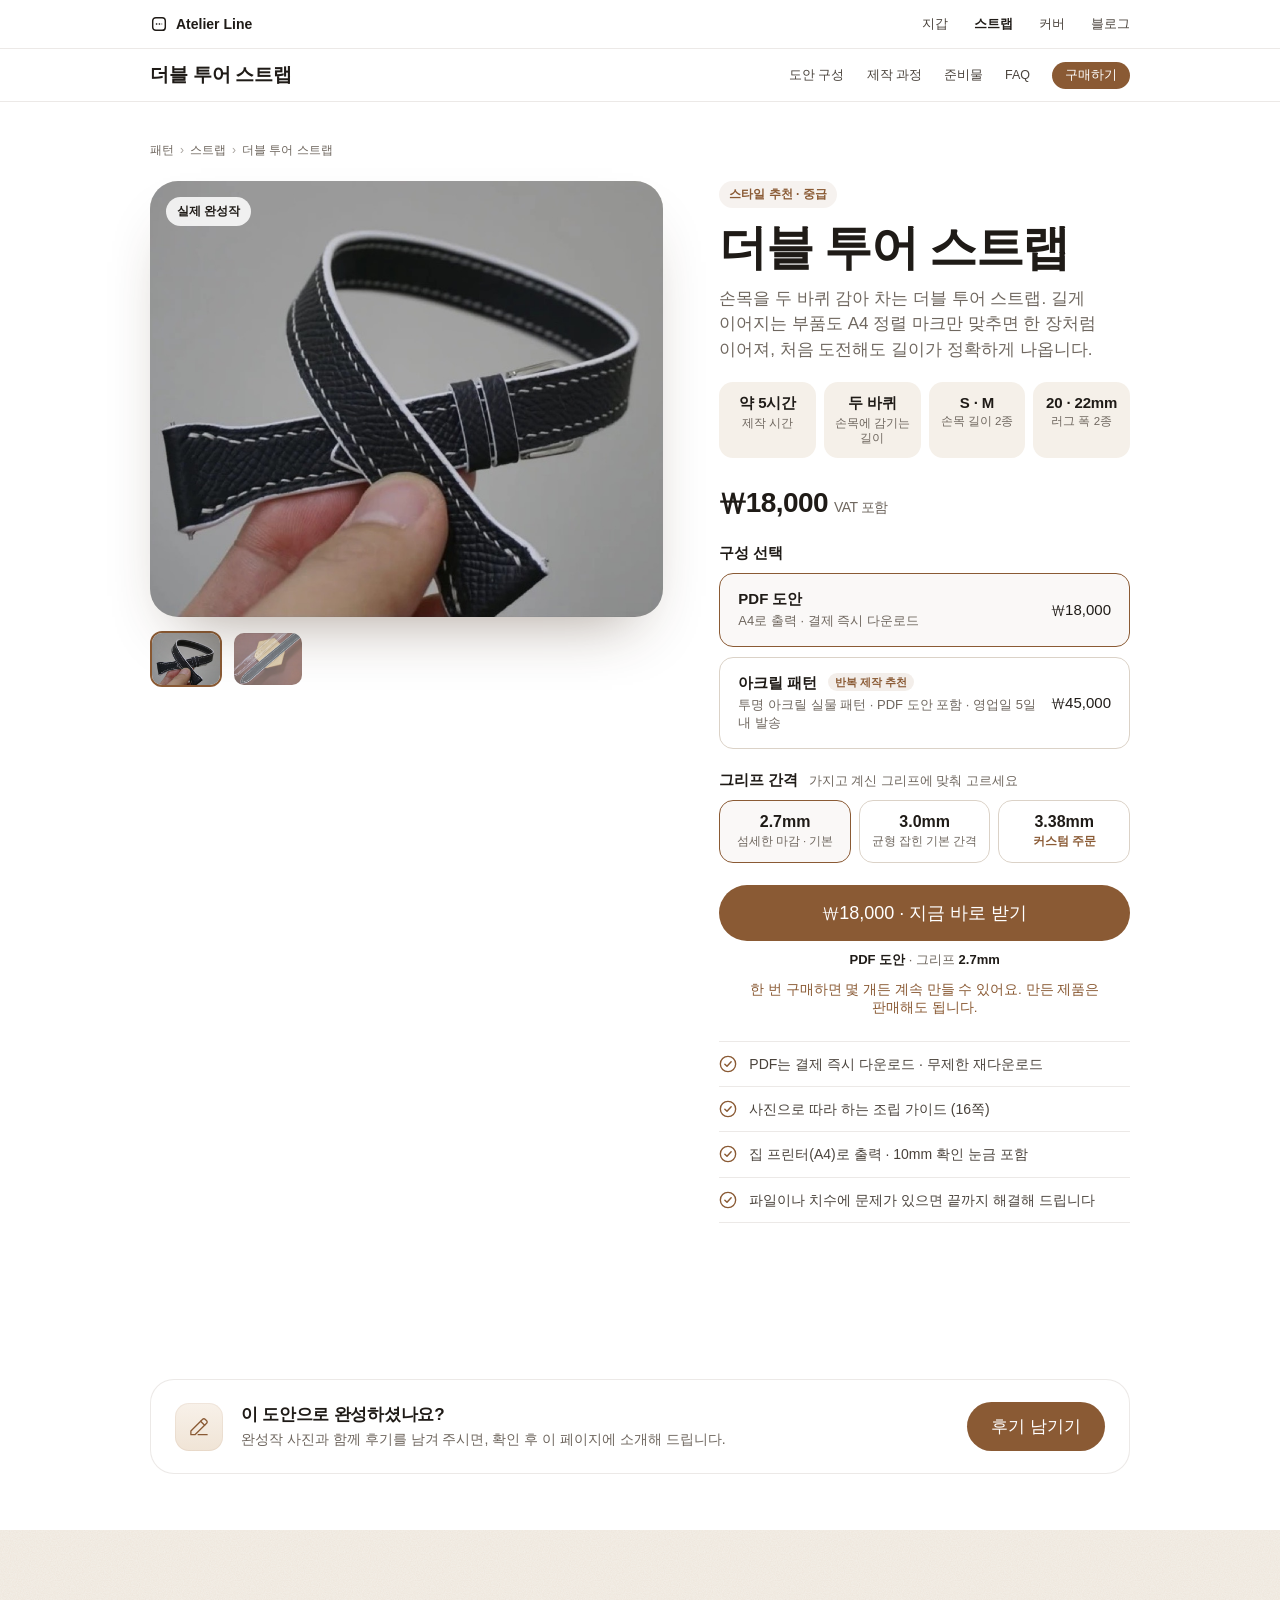
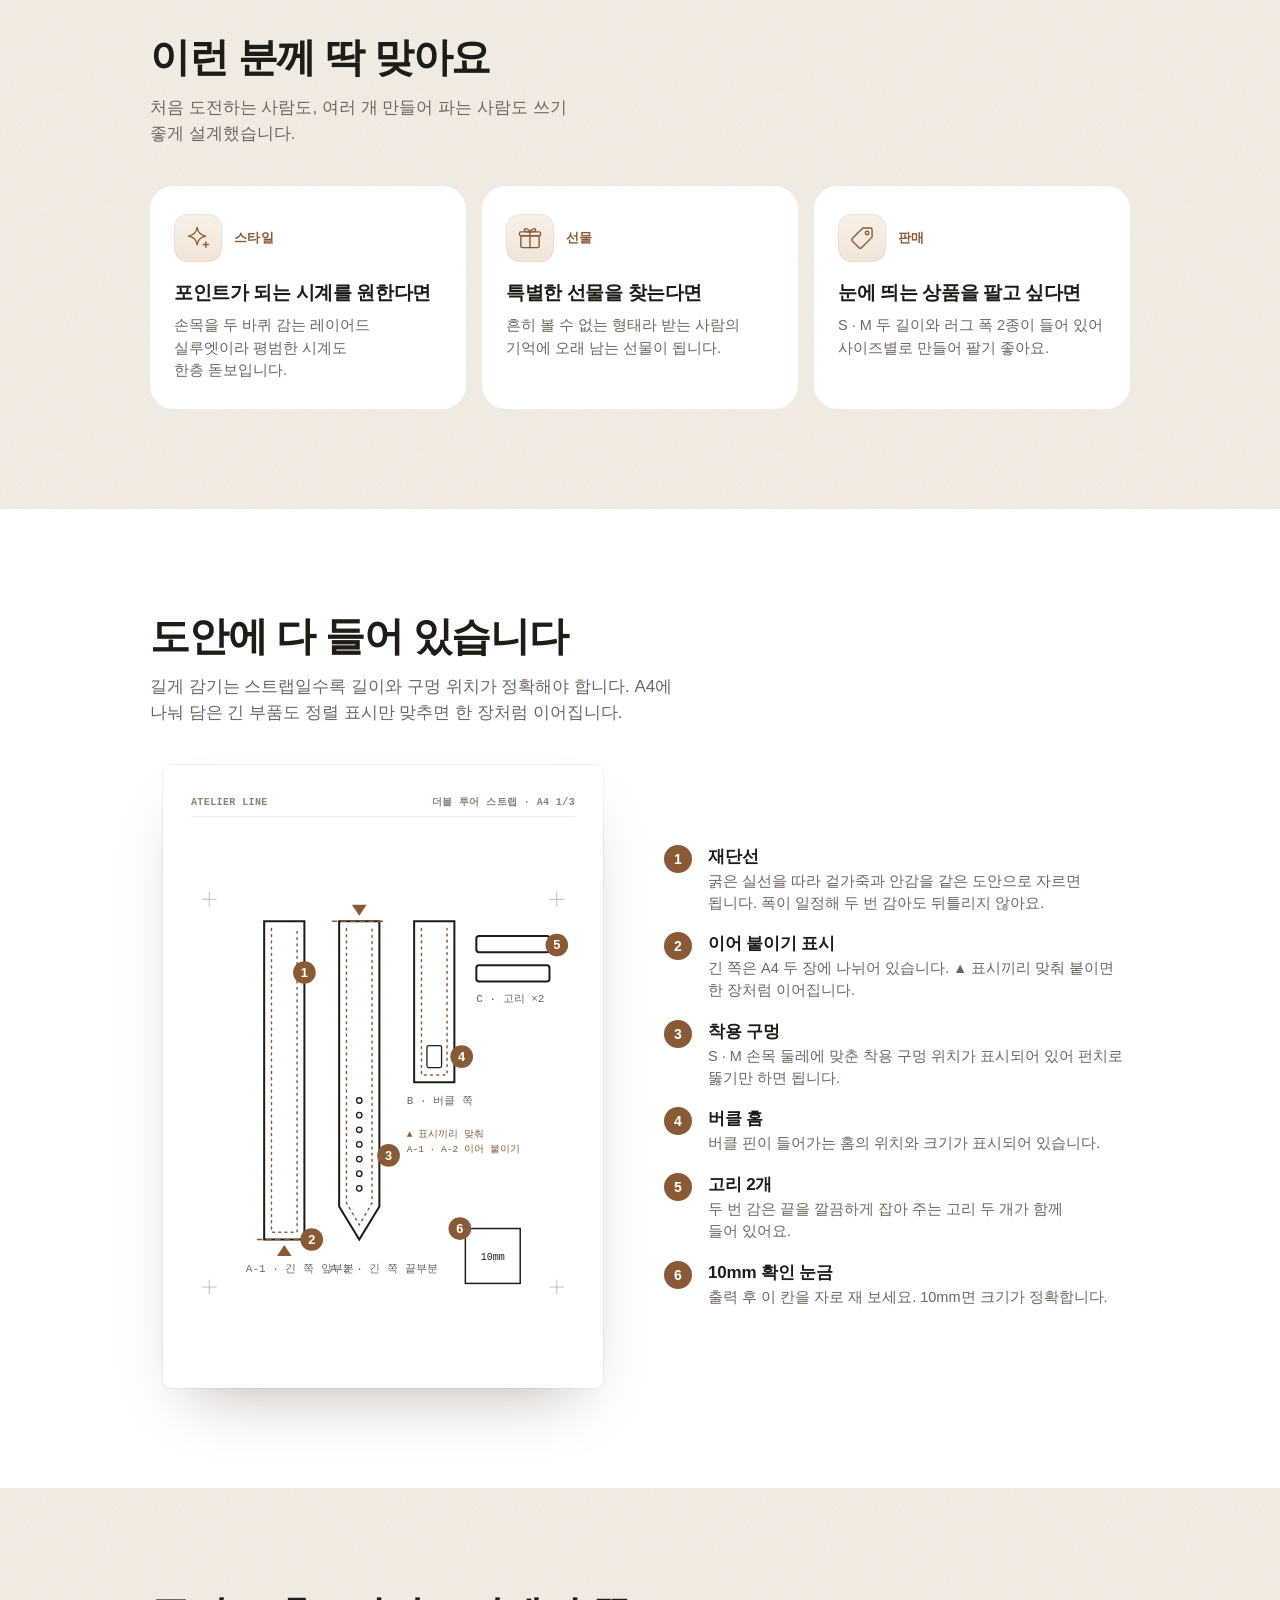
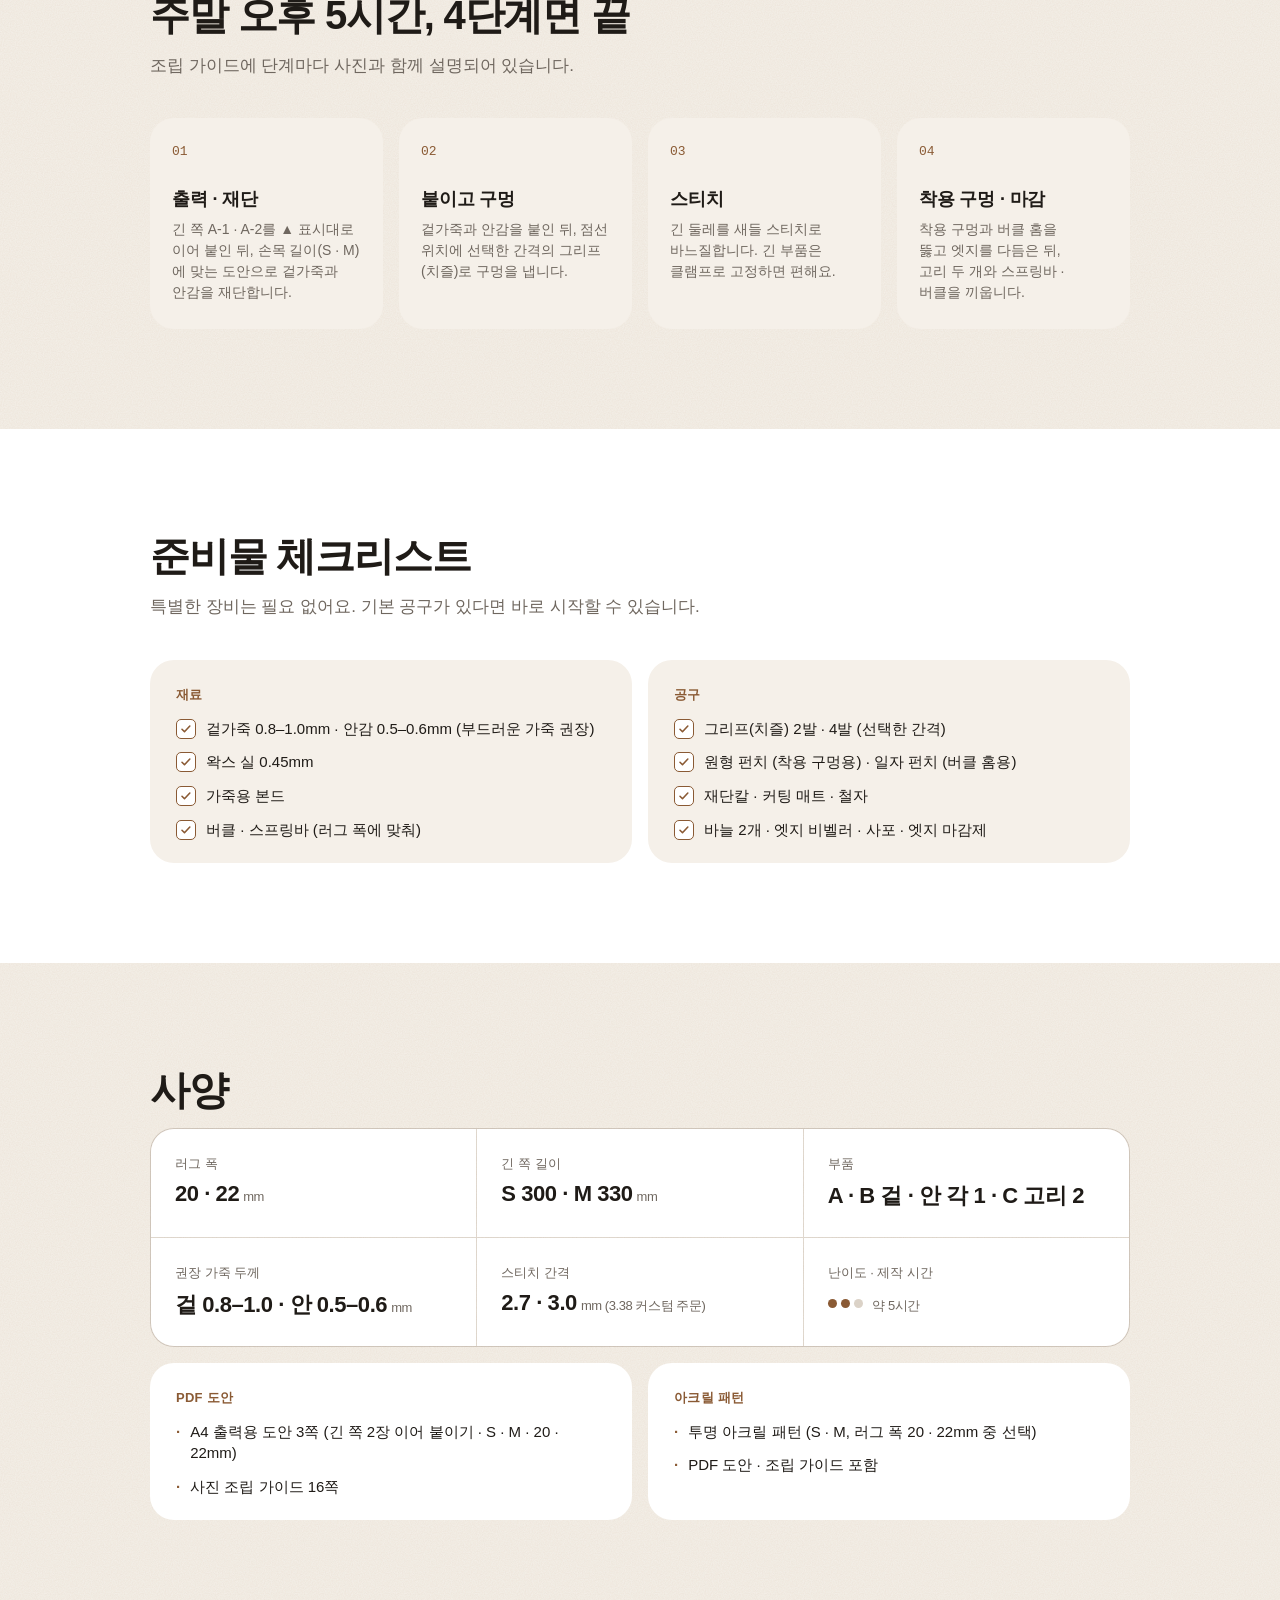
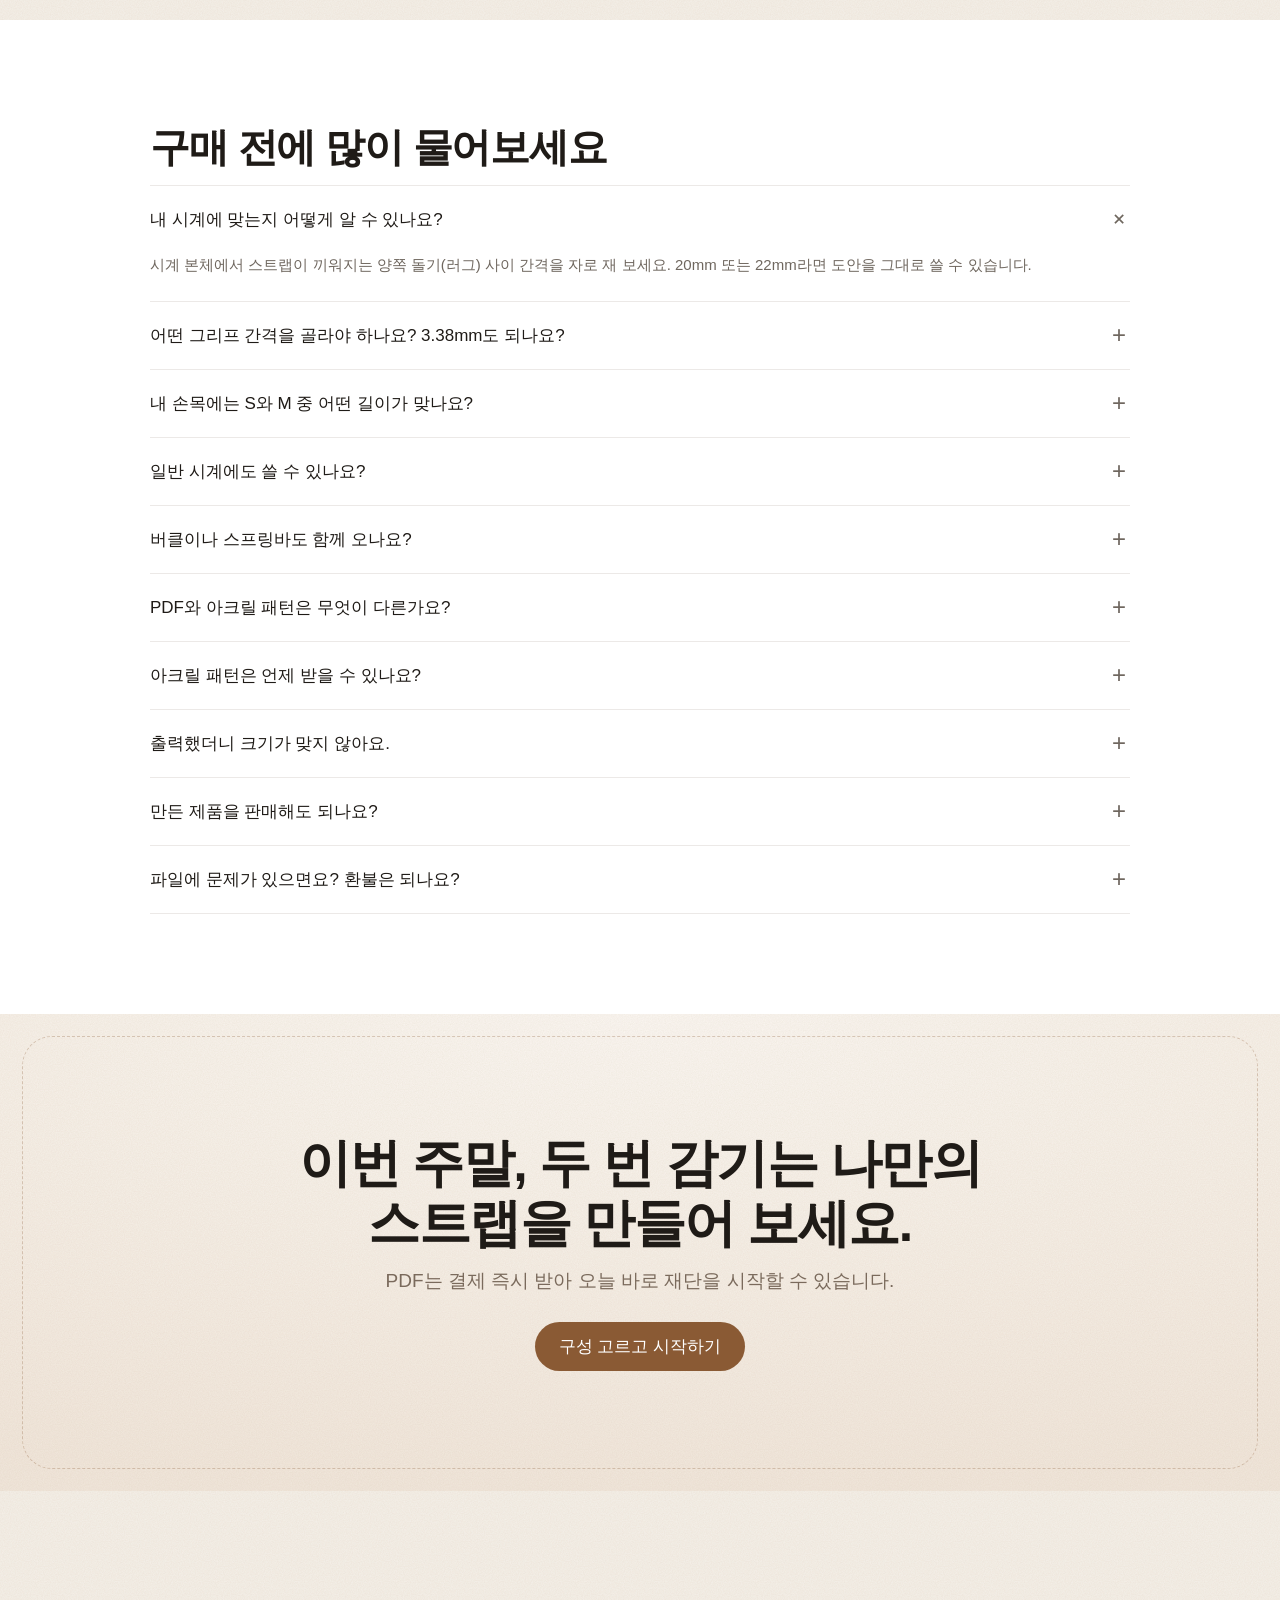
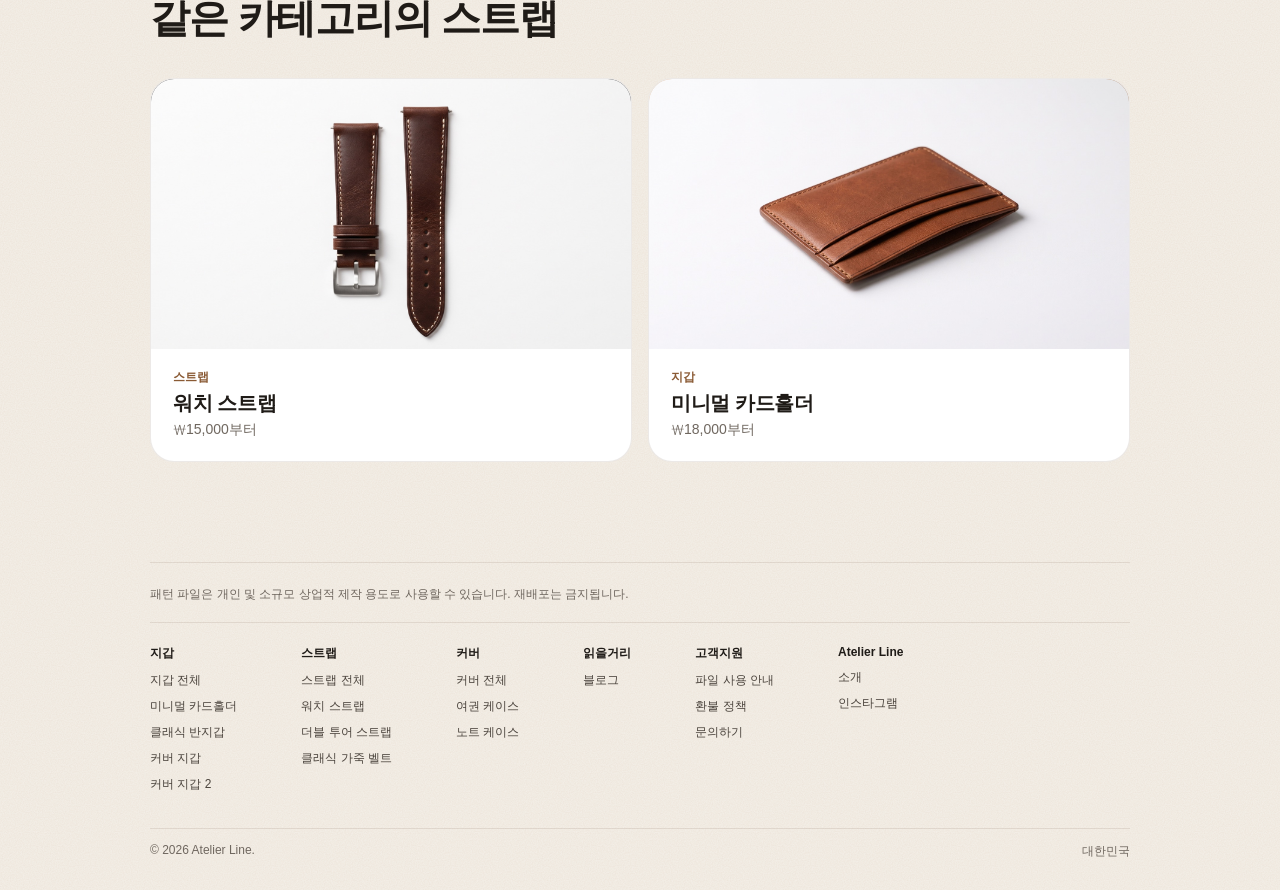
<file: double-strap.html>
<!DOCTYPE html>
<html lang="ko"><head>
<meta charset="UTF-8">
<meta name="robots" content="noindex, nofollow">
<meta name="viewport" content="width=device-width, initial-scale=1, viewport-fit=cover">
<title>더블 투어 스트랩 — Atelier Line</title>
<script>document.documentElement.classList.add('js');</script>
<link rel="stylesheet" href="assets/detail.css">
<link rel="stylesheet" href="assets/product.css">
</head>
<body>

<svg width="0" height="0" style="position:absolute" aria-hidden="true">
  <defs>
    <filter id="grain" x="0" y="0" width="100%" height="100%">
      <feTurbulence type="fractalNoise" baseFrequency="1.1" numOctaves="3" stitchTiles="stitch"></feTurbulence>
      <feColorMatrix type="saturate" values="0"></feColorMatrix>
      <feComponentTransfer><feFuncA type="table" tableValues="0 .55"></feFuncA></feComponentTransfer>
    </filter>
    <marker id="tick" viewBox="0 0 10 10" refX="5" refY="5" markerWidth="6" markerHeight="6" orient="auto">
      <path d="M5 0 V10" stroke="currentColor" stroke-width="1.4"></path>
    </marker>
    <symbol id="check" viewBox="0 0 20 20"><circle cx="10" cy="10" r="8.5" fill="none" stroke="currentColor" stroke-width="1.5"></circle><path d="M6.5 10.2l2.4 2.4 4.6-5" fill="none" stroke="currentColor" stroke-width="1.6" stroke-linecap="round" stroke-linejoin="round"></path></symbol>
  </defs>
</svg>

<nav class="global">
  <div class="wrap">
    <a class="brand" href="index.html">
      <svg viewBox="0 0 20 20" fill="none" stroke="currentColor" stroke-width="1.6"><rect x="3" y="3" width="14" height="14" rx="3.5"></rect><path d="M6.5 10h7" stroke-dasharray="1.6 1.6"></path></svg>
      Atelier Line
    </a>
    <div class="navlinks">
      <a href="wallet.html">지갑</a>
      <a href="strap.html" aria-current="page">스트랩</a>
      <a href="cover.html">커버</a>
      <a href="blog/">블로그</a>
    </div>
  </div>
</nav>

<div class="subnav">
  <div class="wrap">
    <div class="name" data-edit="double-strap.name">더블 투어 스트랩</div>
    <div class="links">
      <a href="#guide">도안 구성</a>
      <a href="#steps">제작 과정</a>
      <a href="#tools">준비물</a>
      <a href="#faq">FAQ</a>
      <a href="#buy" class="buy-sm">구매하기</a>
    </div>
  </div>
</div>

<main class="ch">
<section class="pd-hero">
  <div class="wrap">
    <div class="crumb"><a href="index.html">패턴</a><span>›</span><a href="strap.html">스트랩</a><span>›</span>더블 투어 스트랩</div>
    <div class="pd-grid">
      <div class="pd-visual">
        <div class="ch-gallery reveal">
          <figure class="ch-shot is-on" data-img="double-strap-real-1"><img class="photo" src="assets/uploads/double-strap-real-1.jpg" alt="더블 투어 스트랩 · 블랙, 두 번 감은 모습"></figure>
          <figure class="ch-shot" data-img="double-strap-real-2"><img class="photo" src="assets/uploads/double-strap-real-2.jpg" alt="더블 투어 스트랩 · 블랙, 아크릴 패턴과 함께" loading="lazy"></figure>
          <p class="ch-badge">실제 완성작</p>
        </div>
        <div class="ch-thumbs" aria-label="사진 고르기"></div>
      </div>

      <div class="buybox" id="buy">
        <span class="tag reveal">스타일 추천 · 중급</span>
        <h1 class="reveal d1" data-edit="double-strap.name">더블 투어 스트랩</h1>
        <p class="sub reveal d2">손목을 두 바퀴 감아 차는 더블 투어 스트랩. 길게 이어지는 부품도 A4 정렬 마크만 맞추면 한 장처럼 이어져, 처음 도전해도 길이가 정확하게 나옵니다.</p>
        <ul class="ch-facts reveal d2">
          <li><p class="fx-b">약 5시간</p><p class="fx-s">제작 시간</p></li>
          <li><p class="fx-b">두 바퀴</p><p class="fx-s">손목에 감기는 길이</p></li>
          <li><p class="fx-b">S · M</p><p class="fx-s">손목 길이 2종</p></li>
          <li><p class="fx-b">20 · 22mm</p><p class="fx-s">러그 폭 2종</p></li>
        </ul>
        <div class="reveal d3">
          <div class="price-now" data-price="">₩18,000<small>VAT 포함</small></div>
          <div class="opt-title">구성 선택</div>
          <div class="options">
            <label class="opt">
              <input type="radio" name="opt" value="18000" data-kind="pdf" checked="">
              <div><div class="t">PDF 도안</div><div class="d">A4로 출력 · 결제 즉시 다운로드</div></div>
              <div class="p">₩18,000</div>
            </label>
            <label class="opt">
              <input type="radio" name="opt" value="45000" data-kind="acrylic">
              <div><div class="t">아크릴 패턴 <span class="ch-pick">반복 제작 추천</span></div><div class="d">투명 아크릴 실물 패턴 · PDF 도안 포함 · 영업일 5일 내 발송</div></div>
              <div class="p">₩45,000</div>
            </label>
          </div>
          <div class="opt-title">그리프 간격 <span class="opt-help">가지고 계신 그리프에 맞춰 고르세요</span></div>
          <div class="gaps">
            <label class="gap"><input type="radio" name="gap" value="2.7" checked=""><div class="t">2.7mm</div><div class="d">섬세한 마감 · 기본</div></label>
            <label class="gap"><input type="radio" name="gap" value="3.0"><div class="t">3.0mm</div><div class="d">균형 잡힌 기본 간격</div></label>
            <label class="gap gap-custom"><input type="radio" name="gap" value="3.38" data-custom=""><div class="t">3.38mm</div><div class="d">커스텀 주문</div></label>
          </div>
          <div class="ch-custom" id="custom" data-product="더블 투어 스트랩">
            <p class="cu-h">3.38mm는 커스텀 주문으로 만들어 드려요</p>
            <p class="cu-tx">메일이나 카카오톡으로 주문을 남겨 주시면, 확인 후 3.38mm 도안을 만들어 보내 드립니다.</p>
            <div class="cu-btns"><a href="#" class="btn btn-primary cu-mail">메일로 주문하기</a><a href="#" class="btn cu-board">카카오톡으로 문의하기</a></div>
          </div>
          <a href="#" class="btn btn-primary btn-block" data-buy="">₩18,000 · 지금 바로 받기</a>
          <p class="ch-sel" data-noedit="" aria-live="polite"></p>
          <p class="ch-value">한 번 구매하면 몇 개든 계속 만들 수 있어요. 만든 제품은 판매해도 됩니다.</p>
          <ul class="includes">
            <li><svg><use href="#check"></use></svg><span class="tx">PDF는 결제 즉시 다운로드 · 무제한 재다운로드</span></li>
            <li><svg><use href="#check"></use></svg><span class="tx">사진으로 따라 하는 조립 가이드 (16쪽)</span></li>
            <li><svg><use href="#check"></use></svg><span class="tx">집 프린터(A4)로 출력 · 10mm 확인 눈금 포함</span></li>
            <li><svg><use href="#check"></use></svg><span class="tx">파일이나 치수에 문제가 있으면 끝까지 해결해 드립니다</span></li>
          </ul>
        </div>
      </div>
    </div>
  </div>
</section>

<section class="section reviews" id="reviews">
  <div class="wrap">
    <h2 class="reveal">직접 만든 분들의 후기</h2>
    <p class="lead reveal d1">이 도안으로 직접 완성해 본 분들의 이야기입니다.</p>
    <div class="rv-grid">
      <article class="rv-card reveal">
        <div class="rv-photo" data-img="review-double-strap-1"></div>
        <div class="rv-body">
          <p class="rv-stars">5</p>
          <p class="rv-quote">여기에 실제 후기를 입력하세요.</p>
          <p class="rv-who">작성자 이름 · 가죽공예 경력</p>
          <div class="rv-tags"><p class="rv-badge">구매 확인</p><p class="rv-meta">PDF 도안 구매</p></div>
        </div>
      </article>
      <article class="rv-card reveal d1">
        <div class="rv-photo" data-img="review-double-strap-2"></div>
        <div class="rv-body">
          <p class="rv-stars">5</p>
          <p class="rv-quote">여기에 실제 후기를 입력하세요.</p>
          <p class="rv-who">작성자 이름 · 가죽공예 경력</p>
          <div class="rv-tags"><p class="rv-badge">구매 확인</p><p class="rv-meta">PDF 도안 구매</p></div>
        </div>
      </article>
      <article class="rv-card reveal d2">
        <div class="rv-photo" data-img="review-double-strap-3"></div>
        <div class="rv-body">
          <p class="rv-stars">5</p>
          <p class="rv-quote">여기에 실제 후기를 입력하세요.</p>
          <p class="rv-who">작성자 이름 · 가죽공예 경력</p>
          <div class="rv-tags"><p class="rv-badge">구매 확인</p><p class="rv-meta">PDF 도안 구매</p></div>
        </div>
      </article>
      <article class="rv-card reveal">
        <div class="rv-photo" data-img="review-double-strap-4"></div>
        <div class="rv-body">
          <p class="rv-stars">5</p>
          <p class="rv-quote">여기에 실제 후기를 입력하세요.</p>
          <p class="rv-who">작성자 이름 · 가죽공예 경력</p>
          <div class="rv-tags"><p class="rv-badge">구매 확인</p><p class="rv-meta">PDF 도안 구매</p></div>
        </div>
      </article>
      <article class="rv-card reveal d1">
        <div class="rv-photo" data-img="review-double-strap-5"></div>
        <div class="rv-body">
          <p class="rv-stars">5</p>
          <p class="rv-quote">여기에 실제 후기를 입력하세요.</p>
          <p class="rv-who">작성자 이름 · 가죽공예 경력</p>
          <div class="rv-tags"><p class="rv-badge">구매 확인</p><p class="rv-meta">PDF 도안 구매</p></div>
        </div>
      </article>
      <article class="rv-card reveal d2">
        <div class="rv-photo" data-img="review-double-strap-6"></div>
        <div class="rv-body">
          <p class="rv-stars">5</p>
          <p class="rv-quote">여기에 실제 후기를 입력하세요.</p>
          <p class="rv-who">작성자 이름 · 가죽공예 경력</p>
          <div class="rv-tags"><p class="rv-badge">구매 확인</p><p class="rv-meta">PDF 도안 구매</p></div>
        </div>
      </article>
    </div>
    <div class="rv-ask reveal">
      <span class="rv-ask-ico"><svg viewBox="0 0 32 32" fill="none" stroke="currentColor" stroke-width="1.6" stroke-linecap="round" stroke-linejoin="round" aria-hidden="true"><path d="M6 25.5V21L20.5 6.5a2.1 2.1 0 0 1 3 0l1.9 1.9a2.1 2.1 0 0 1 0 3L11 25.5z"/><path d="M18 9l4.9 4.9"/><path d="M15 25.5h11"/></svg></span>
      <div class="rv-ask-txt"><p class="rv-ask-t">이 도안으로 완성하셨나요?</p><p class="rv-ask-d">완성작 사진과 함께 후기를 남겨 주시면, 확인 후 이 페이지에 소개해 드립니다.</p></div>
      <a class="btn btn-primary rv-ask-btn" data-contact="review" href="#">후기 남기기</a>
    </div>
    <p class="rv-note">패턴을 무료로 제공받아 작성한 후기는 각 후기에 따로 표시합니다.</p>
    <p class="rv-edit-hint" data-noedit="">후기 글을 채운 카드만 공개 페이지에 보입니다. 별점은 1~5 숫자로 입력하세요(4.5처럼 반 개도 됩니다). 표시는 '구매 확인' 또는 '도안 무료 제공'으로 적어 주세요. 사진은 선택이며, 후기가 3개 이상이면 평균 별점이 자동으로 표시됩니다.</p>
  </div>
</section>

<section class="section soft">
  <div class="wrap">
    <h2 class="reveal">이런 분께 딱 맞아요</h2>
    <p class="lead reveal d1">처음 도전하는 사람도, 여러 개 만들어 파는 사람도 쓰기 좋게 설계했습니다.</p>
    <div class="ch-fit">
      <div class="ch-fit-card reveal"><div class="ch-fit-head"><span class="ch-fit-ico"><svg viewBox="0 0 32 32" fill="none" stroke="currentColor" stroke-width="1.6" stroke-linecap="round" stroke-linejoin="round" aria-hidden="true"><path d="M15 4c1 6.2 3.6 8.8 9.8 9.8-6.2 1-8.8 3.6-9.8 9.8-1-6.2-3.6-8.8-9.8-9.8C11.4 12.8 14 10.2 15 4z"/><path d="M25 20.5v6M22 23.5h6"/></svg></span><p class="ch-fit-k">스타일</p></div><h3>포인트가 되는 시계를 원한다면</h3><p>손목을 두 바퀴 감는 레이어드 실루엣이라 평범한 시계도 한층 돋보입니다.</p></div>
      <div class="ch-fit-card reveal d1"><div class="ch-fit-head"><span class="ch-fit-ico"><svg viewBox="0 0 32 32" fill="none" stroke="currentColor" stroke-width="1.6" stroke-linecap="round" stroke-linejoin="round" aria-hidden="true"><rect x="5.5" y="13.5" width="21" height="13.5" rx="2"/><rect x="4" y="9" width="24" height="4.5" rx="1.5"/><path d="M16 9v18"/><path d="M16 9c-1.5-3.5-6.5-5-6.5-2.2C9.5 9 14 9 16 9zM16 9c1.5-3.5 6.5-5 6.5-2.2C22.5 9 18 9 16 9z"/></svg></span><p class="ch-fit-k">선물</p></div><h3>특별한 선물을 찾는다면</h3><p>흔히 볼 수 없는 형태라 받는 사람의 기억에 오래 남는 선물이 됩니다.</p></div>
      <div class="ch-fit-card reveal d2"><div class="ch-fit-head"><span class="ch-fit-ico"><svg viewBox="0 0 32 32" fill="none" stroke="currentColor" stroke-width="1.6" stroke-linecap="round" stroke-linejoin="round" aria-hidden="true"><path d="M17 4.5h8.5a2 2 0 0 1 2 2V15L15.4 27.1a2 2 0 0 1-2.8 0l-7.7-7.7a2 2 0 0 1 0-2.8z"/><circle cx="21.8" cy="10.2" r="2"/></svg></span><p class="ch-fit-k">판매</p></div><h3>눈에 띄는 상품을 팔고 싶다면</h3><p>S · M 두 길이와 러그 폭 2종이 들어 있어 사이즈별로 만들어 팔기 좋아요.</p></div>
    </div>
  </div>
</section>

<section class="section" id="guide">
  <div class="wrap">
    <h2 class="reveal">도안에 다 들어 있습니다</h2>
    <p class="lead reveal d1">길게 감기는 스트랩일수록 길이와 구멍 위치가 정확해야 합니다. A4에 나눠 담은 긴 부품도 정렬 표시만 맞추면 한 장처럼 이어집니다.</p>
    <div class="ch-anno">
      <figure class="ch-sheet reveal">
        <div class="sheet-head"><span>ATELIER LINE</span><span>더블 투어 스트랩 · A4 1/3</span></div>
        <svg viewBox="0 0 210 230" fill="none" aria-label="A4로 출력한 더블 투어 스트랩 도안"><g stroke="#b9b9be" stroke-width=".5"><path d="M6 10 H14 M10 6 V14"></path><path d="M196 10 H204 M200 6 V14"></path><path d="M6 222 H14 M10 218 V226"></path><path d="M196 222 H204 M200 218 V226"></path></g><path d="M40 22 H62 V196 H40 Z" stroke="#1f1b17" stroke-width="1.1"></path><path d="M44 26 V192 H58 V26" stroke="#8a5a34" stroke-width=".8" stroke-dasharray="1 2.4" stroke-linecap="round"></path><path d="M36 196 H66" stroke="#8a5a34" stroke-width=".8" stroke-dasharray="3 2"></path><path d="M51 199 l-4 6 h8 z" fill="#8a5a34"></path><text class="lbl" x="30" y="214" font-size="6" fill="#6f675f">A-1 · 긴 쪽 앞부분</text><path d="M81 22 H103 V178 L92 196 L81 178 Z" stroke="#1f1b17" stroke-width="1.1"></path><path d="M85 26 V176 L92 188 L99 176 V26" stroke="#8a5a34" stroke-width=".8" stroke-dasharray="1 2.4" stroke-linecap="round"></path><circle cx="92" cy="120" r="1.5" stroke="#1f1b17" stroke-width=".7"></circle><circle cx="92" cy="128" r="1.5" stroke="#1f1b17" stroke-width=".7"></circle><circle cx="92" cy="136" r="1.5" stroke="#1f1b17" stroke-width=".7"></circle><circle cx="92" cy="144" r="1.5" stroke="#1f1b17" stroke-width=".7"></circle><circle cx="92" cy="152" r="1.5" stroke="#1f1b17" stroke-width=".7"></circle><circle cx="92" cy="160" r="1.5" stroke="#1f1b17" stroke-width=".7"></circle><circle cx="92" cy="168" r="1.5" stroke="#1f1b17" stroke-width=".7"></circle><path d="M77 22 H107" stroke="#8a5a34" stroke-width=".8" stroke-dasharray="3 2"></path><path d="M92 19 l-4 -6 h8 z" fill="#8a5a34"></path><text class="lbl" x="76" y="214" font-size="6" fill="#6f675f">A-2 · 긴 쪽 끝부분</text><path d="M122 22 H144 V110 H122 Z" stroke="#1f1b17" stroke-width="1.1"></path><path d="M126 26 V106 H140 V26" stroke="#8a5a34" stroke-width=".8" stroke-dasharray="1 2.4" stroke-linecap="round"></path><rect x="129" y="90" width="8" height="12" rx="1" stroke="#1f1b17" stroke-width=".7"></rect><text class="lbl" x="118" y="122" font-size="6" fill="#6f675f">B · 버클 쪽</text><rect x="156" y="30" width="40" height="9" rx="1.5" stroke="#1f1b17" stroke-width="1.1"></rect><rect x="156" y="46" width="40" height="9" rx="1.5" stroke="#1f1b17" stroke-width="1.1"></rect><text class="lbl" x="156" y="66" font-size="6" fill="#6f675f">C · 고리 ×2</text><text class="lbl" x="118" y="140" font-size="5.2" fill="#8a5a34">▲ 표시끼리 맞춰</text><text class="lbl" x="118" y="148" font-size="5.2" fill="#8a5a34">A-1 · A-2 이어 붙이기</text><rect x="150" y="190" width="30" height="30" stroke="#1f1b17" stroke-width=".8"></rect><text class="lbl" x="165" y="207" text-anchor="middle" font-size="5.5" fill="#1f1b17">10mm</text><g class="mk"><circle cx="62" cy="50" r="6.2" fill="#8a5a34"></circle><text x="62" y="52.4" text-anchor="middle" font-size="7" font-weight="700" fill="#fff">1</text></g><g class="mk"><circle cx="66" cy="196" r="6.2" fill="#8a5a34"></circle><text x="66" y="198.4" text-anchor="middle" font-size="7" font-weight="700" fill="#fff">2</text></g><g class="mk"><circle cx="108" cy="150" r="6.2" fill="#8a5a34"></circle><text x="108" y="152.4" text-anchor="middle" font-size="7" font-weight="700" fill="#fff">3</text></g><g class="mk"><circle cx="148" cy="96" r="6.2" fill="#8a5a34"></circle><text x="148" y="98.4" text-anchor="middle" font-size="7" font-weight="700" fill="#fff">4</text></g><g class="mk"><circle cx="200" cy="35" r="6.2" fill="#8a5a34"></circle><text x="200" y="37.4" text-anchor="middle" font-size="7" font-weight="700" fill="#fff">5</text></g><g class="mk"><circle cx="147" cy="190" r="6.2" fill="#8a5a34"></circle><text x="147" y="192.4" text-anchor="middle" font-size="7" font-weight="700" fill="#fff">6</text></g></svg>
      </figure>
      <ol class="ch-points">
        <li class="reveal"><h3>재단선</h3><p>굵은 실선을 따라 겉가죽과 안감을 같은 도안으로 자르면 됩니다. 폭이 일정해 두 번 감아도 뒤틀리지 않아요.</p></li>
        <li class="reveal d1"><h3>이어 붙이기 표시</h3><p>긴 쪽은 A4 두 장에 나뉘어 있습니다. ▲ 표시끼리 맞춰 붙이면 한 장처럼 이어집니다.</p></li>
        <li class="reveal d2"><h3>착용 구멍</h3><p>S · M 손목 둘레에 맞춘 착용 구멍 위치가 표시되어 있어 펀치로 뚫기만 하면 됩니다.</p></li>
        <li class="reveal"><h3>버클 홈</h3><p>버클 핀이 들어가는 홈의 위치와 크기가 표시되어 있습니다.</p></li>
        <li class="reveal d1"><h3>고리 2개</h3><p>두 번 감은 끝을 깔끔하게 잡아 주는 고리 두 개가 함께 들어 있어요.</p></li>
        <li class="reveal d2"><h3>10mm 확인 눈금</h3><p>출력 후 이 칸을 자로 재 보세요. 10mm면 크기가 정확합니다.</p></li>
      </ol>
    </div>
  </div>
</section>

<section class="section soft" id="steps">
  <div class="wrap">
    <h2 class="reveal">주말 오후 5시간, 4단계면 끝</h2>
    <p class="lead reveal d1">조립 가이드에 단계마다 사진과 함께 설명되어 있습니다.</p>
    <div class="steps">
      <div class="step reveal"><h3>출력 · 재단</h3><p>긴 쪽 A-1 · A-2를 ▲ 표시대로 이어 붙인 뒤, 손목 길이(S · M)에 맞는 도안으로 겉가죽과 안감을 재단합니다.</p></div>
      <div class="step reveal d1"><h3>붙이고 구멍</h3><p>겉가죽과 안감을 붙인 뒤, 점선 위치에 선택한 간격의 그리프(치즐)로 구멍을 냅니다.</p></div>
      <div class="step reveal d2"><h3>스티치</h3><p>긴 둘레를 새들 스티치로 바느질합니다. 긴 부품은 클램프로 고정하면 편해요.</p></div>
      <div class="step reveal d3"><h3>착용 구멍 · 마감</h3><p>착용 구멍과 버클 홈을 뚫고 엣지를 다듬은 뒤, 고리 두 개와 스프링바 · 버클을 끼웁니다.</p></div>
    </div>
  </div>
</section>

<section class="section" id="tools">
  <div class="wrap">
    <h2 class="reveal">준비물 체크리스트</h2>
    <p class="lead reveal d1">특별한 장비는 필요 없어요. 기본 공구가 있다면 바로 시작할 수 있습니다.</p>
    <div class="ch-tools reveal">
      <div class="ch-tool-col">
        <p class="ch-tool-h">재료</p>
        <ul>
          <li><span class="tx">겉가죽 0.8–1.0mm · 안감 0.5–0.6mm (부드러운 가죽 권장)</span></li>
          <li><span class="tx">왁스 실 0.45mm</span></li>
          <li><span class="tx">가죽용 본드</span></li>
          <li><span class="tx">버클 · 스프링바 (러그 폭에 맞춰)</span></li>
        </ul>
      </div>
      <div class="ch-tool-col">
        <p class="ch-tool-h">공구</p>
        <ul>
          <li><span class="tx">그리프(치즐) 2발 · 4발 (선택한 간격)</span></li>
          <li><span class="tx">원형 펀치 (착용 구멍용) · 일자 펀치 (버클 홈용)</span></li>
          <li><span class="tx">재단칼 · 커팅 매트 · 철자</span></li>
          <li><span class="tx">바늘 2개 · 엣지 비벨러 · 사포 · 엣지 마감제</span></li>
        </ul>
      </div>
    </div>
  </div>
</section>

<section class="section soft" id="specs">
  <div class="wrap">
    <h2 class="reveal">사양</h2>
    <div class="spec-grid reveal">
      <div class="spec"><div class="k">러그 폭</div><div class="v">20 · 22<small>mm</small></div></div>
      <div class="spec"><div class="k">긴 쪽 길이</div><div class="v">S 300 · M 330<small>mm</small></div></div>
      <div class="spec"><div class="k">부품</div><div class="v">A · B 겉 · 안 각 1 · C 고리 2</div></div>
      <div class="spec"><div class="k">권장 가죽 두께</div><div class="v">겉 0.8–1.0 · 안 0.5–0.6<small>mm</small></div></div>
      <div class="spec"><div class="k">스티치 간격</div><div class="v">2.7 · 3.0<small>mm (3.38 커스텀 주문)</small></div></div>
      <div class="spec"><div class="k">난이도 · 제작 시간</div><div class="v"><span class="dots"><i class="on"></i><i class="on"></i><i></i></span> <small>약 5시간</small></div></div>
    </div>
    <div class="ch-pack reveal">
      <div class="ch-pack-col">
        <p class="ch-pack-h">PDF 도안</p>
        <ul>
          <li><span class="tx">A4 출력용 도안 3쪽 (긴 쪽 2장 이어 붙이기 · S · M · 20 · 22mm)</span></li>
          <li><span class="tx">사진 조립 가이드 16쪽</span></li>
        </ul>
      </div>
      <div class="ch-pack-col">
        <p class="ch-pack-h">아크릴 패턴</p>
        <ul>
          <li><span class="tx">투명 아크릴 패턴 (S · M, 러그 폭 20 · 22mm 중 선택)</span></li>
          <li><span class="tx">PDF 도안 · 조립 가이드 포함</span></li>
        </ul>
      </div>
    </div>
  </div>
</section>

<section class="section" id="faq">
  <div class="wrap">
    <h2 class="reveal">구매 전에 많이 물어보세요</h2>
    <div class="faq reveal">
      <details open=""><summary>내 시계에 맞는지 어떻게 알 수 있나요?</summary><p class="a">시계 본체에서 스트랩이 끼워지는 양쪽 돌기(러그) 사이 간격을 자로 재 보세요. 20mm 또는 22mm라면 도안을 그대로 쓸 수 있습니다.</p></details>
      <details><summary>어떤 그리프 간격을 골라야 하나요? 3.38mm도 되나요?</summary><p class="a">워치 스트랩은 2.7mm와 3.0mm를 기본으로 제공합니다. 가지고 계신 그리프(치즐)와 같은 간격을 고르세요. 간격이 다르면 맞물리는 면의 구멍 수가 달라집니다. 스트랩처럼 작은 소품에는 촘촘한 2.7mm가 잘 어울려, 처음이라면 2.7mm를 권합니다. 3.38mm가 필요하시면 커스텀 주문으로 만들어 드려요.</p></details>
      <details><summary>내 손목에는 S와 M 중 어떤 길이가 맞나요?</summary><p class="a">줄자로 손목 둘레를 재 보세요. 15cm 안팎이면 S, 16.5cm 안팎이면 M을 권합니다. 착용 구멍이 여러 개라 1cm 정도는 조절할 수 있어요.</p></details>
      <details><summary>일반 시계에도 쓸 수 있나요?</summary><p class="a">스프링바로 스트랩을 끼우는 일반 시계라면 러그 폭(20mm · 22mm)만 맞으면 쓸 수 있습니다.</p></details>
      <details><summary>버클이나 스프링바도 함께 오나요?</summary><p class="a">도안(아크릴 패턴 선택 시 실물 패턴 포함)만 제공되고, 버클과 스프링바는 들어 있지 않습니다. 시계의 러그 폭(20mm · 22mm)에 맞는 버클과 스프링바를 따로 준비해 주세요.</p></details>
      <details><summary>PDF와 아크릴 패턴은 무엇이 다른가요?</summary><p class="a">PDF는 결제 즉시 받아 집에서 출력해 쓰는 도안입니다. 아크릴 패턴은 투명하고 단단한 실물 패턴이라 종이처럼 닳지 않고, 가죽 위에 바로 대고 여러 번 마킹할 수 있어 반복 제작과 판매용 제작에 좋습니다. 아크릴 패턴에도 PDF 도안이 함께 제공됩니다.</p></details>
      <details><summary>아크릴 패턴은 언제 받을 수 있나요?</summary><p class="a">주문 후 영업일 기준 5일 안에 발송합니다. 5만 원 이상 구매하시면 배송비는 무료예요. 함께 드리는 PDF 도안은 결제 즉시 받을 수 있어, 아크릴 패턴이 도착하기 전에도 바로 시작할 수 있습니다.</p></details>
      <details><summary>출력했더니 크기가 맞지 않아요.</summary><p class="a">인쇄 설정에서 ‘실제 크기’ 또는 배율 100%를 선택해 주세요. 도안의 10mm 확인 눈금을 자로 재서 크기를 확인할 수 있습니다.</p></details>
      <details><summary>만든 제품을 판매해도 되나요?</summary><p class="a">네. 개인 및 소규모 상업 제작(공방, 플리마켓, 온라인 판매 등)에 사용할 수 있습니다. 패턴 자체의 재배포나 재판매만 금지됩니다.</p></details>
      <details><summary>파일에 문제가 있으면요? 환불은 되나요?</summary><p class="a">파일이 열리지 않거나 치수에 문제가 있다면 문의해 주세요. 끝까지 확인해 해결해 드립니다. 다만 PDF는 디지털 파일 특성상 다운로드 후 단순 변심 환불은 어렵습니다.</p></details>
    </div>
  </div>
</section>

<section class="ch-final">
  <div class="wrap">
    <h2 class="reveal">이번 주말, 두 번 감기는 나만의 스트랩을 만들어 보세요.</h2>
    <p class="reveal d1">PDF는 결제 즉시 받아 오늘 바로 재단을 시작할 수 있습니다.</p>
    <div class="reveal d2"><a href="#buy" class="btn ch-final-btn">구성 고르고 시작하기</a></div>
  </div>
</section>

<section class="section soft">
  <div class="wrap">
    <h2 class="reveal" style="margin-bottom:32px">같은 카테고리의 스트랩</h2>
    <div class="related">
      <a class="rel reveal" href="shoulder-bag.html">
        <div class="visual v2" data-img="shoulder-bag"><svg viewBox="0 0 300 170" fill="none"><g stroke="#c98a52" stroke-width="1.3"><path d="M120 20 H146 V150 L133 164 L120 150 Z"></path><path d="M160 20 H186 V110 H160 Z"></path></g></svg><img class="photo" src="assets/uploads/watch-strap-1600.jpg" alt="워치 스트랩"></div>
        <div class="body"><div class="e">스트랩</div><div class="t" data-edit="shoulder-bag.name">워치 스트랩</div><div class="pr" data-edit="shoulder-bag.from">₩15,000부터</div></div>
      </a>
      <a class="rel reveal d1" href="cardholder.html">
        <div class="visual v1" data-img="cardholder"><svg viewBox="0 0 300 170" fill="none"><g stroke="#fff" stroke-width="1.3"><rect x="40" y="38" width="130" height="94" rx="9"></rect><path d="M190 38 H218 A9 9 0 0 0 236 38 H262 V80 H190 Z"></path><path d="M190 90 H218 A9 9 0 0 0 236 90 H262 V132 H190 Z"></path></g></svg><img class="photo" src="assets/uploads/cardholder-1600.jpg" alt="미니멀 카드홀더"></div>
        <div class="body"><div class="e" data-edit="cardholder.category">지갑</div><div class="t" data-edit="cardholder.name">미니멀 카드홀더</div><div class="pr" data-edit="cardholder.from">₩18,000부터</div></div>
      </a>
    </div>
  </div>
</section>
</main>

<div class="ch-bar" data-noedit="" aria-hidden="true">
  <div class="ch-bar-in">
    <div class="ch-bar-t"><span class="ch-bar-n">더블 투어 스트랩</span><span class="ch-bar-p">₩18,000</span></div>
    <a href="#" class="btn btn-primary ch-bar-btn" data-buy="" tabindex="-1">지금 바로 받기</a>
  </div>
</div>

<footer id="contact">
  <div class="wrap">
    <div class="fnote">패턴 파일은 개인 및 소규모 상업적 제작 용도로 사용할 수 있습니다. 재배포는 금지됩니다.</div>
    <div class="fcols">
      <div class="fcol"><h4>지갑</h4><a href="wallet.html">지갑 전체</a><a href="cardholder.html">미니멀 카드홀더</a><a href="long-wallet.html">클래식 반지갑</a><a href="flap-wallet.html">커버 지갑</a><a href="flap-wallet-2.html">커버 지갑 2</a></div>
      <div class="fcol"><h4>스트랩</h4><a href="strap.html">스트랩 전체</a><a href="shoulder-bag.html">워치 스트랩</a><a href="double-strap.html">더블 투어 스트랩</a><a href="belt.html">클래식 가죽 벨트</a></div>
      <div class="fcol"><h4>커버</h4><a href="cover.html">커버 전체</a><a href="passport.html">여권 케이스</a><a href="notebook.html">노트 케이스</a></div>
      <div class="fcol"><h4>읽을거리</h4><a href="blog/">블로그</a></div>
      <div class="fcol"><h4>고객지원</h4><a href="#">파일 사용 안내</a><a href="#">환불 정책</a><a href="#" data-contact="inquiry">문의하기</a></div>
      <div class="fcol"><h4>Atelier Line</h4><a href="#">소개</a><a href="#" data-contact="instagram">인스타그램</a></div>
    </div>
    <div class="fbottom"><span>© 2026 Atelier Line.</span><span>대한민국</span></div>
  </div>
</footer>

<div class="toast" role="status" aria-live="polite"></div>
<script src="assets/detail.js"></script>
<script src="assets/product.js"></script>





<script src="assets/contact.js"></script>

</body></html>
</file>
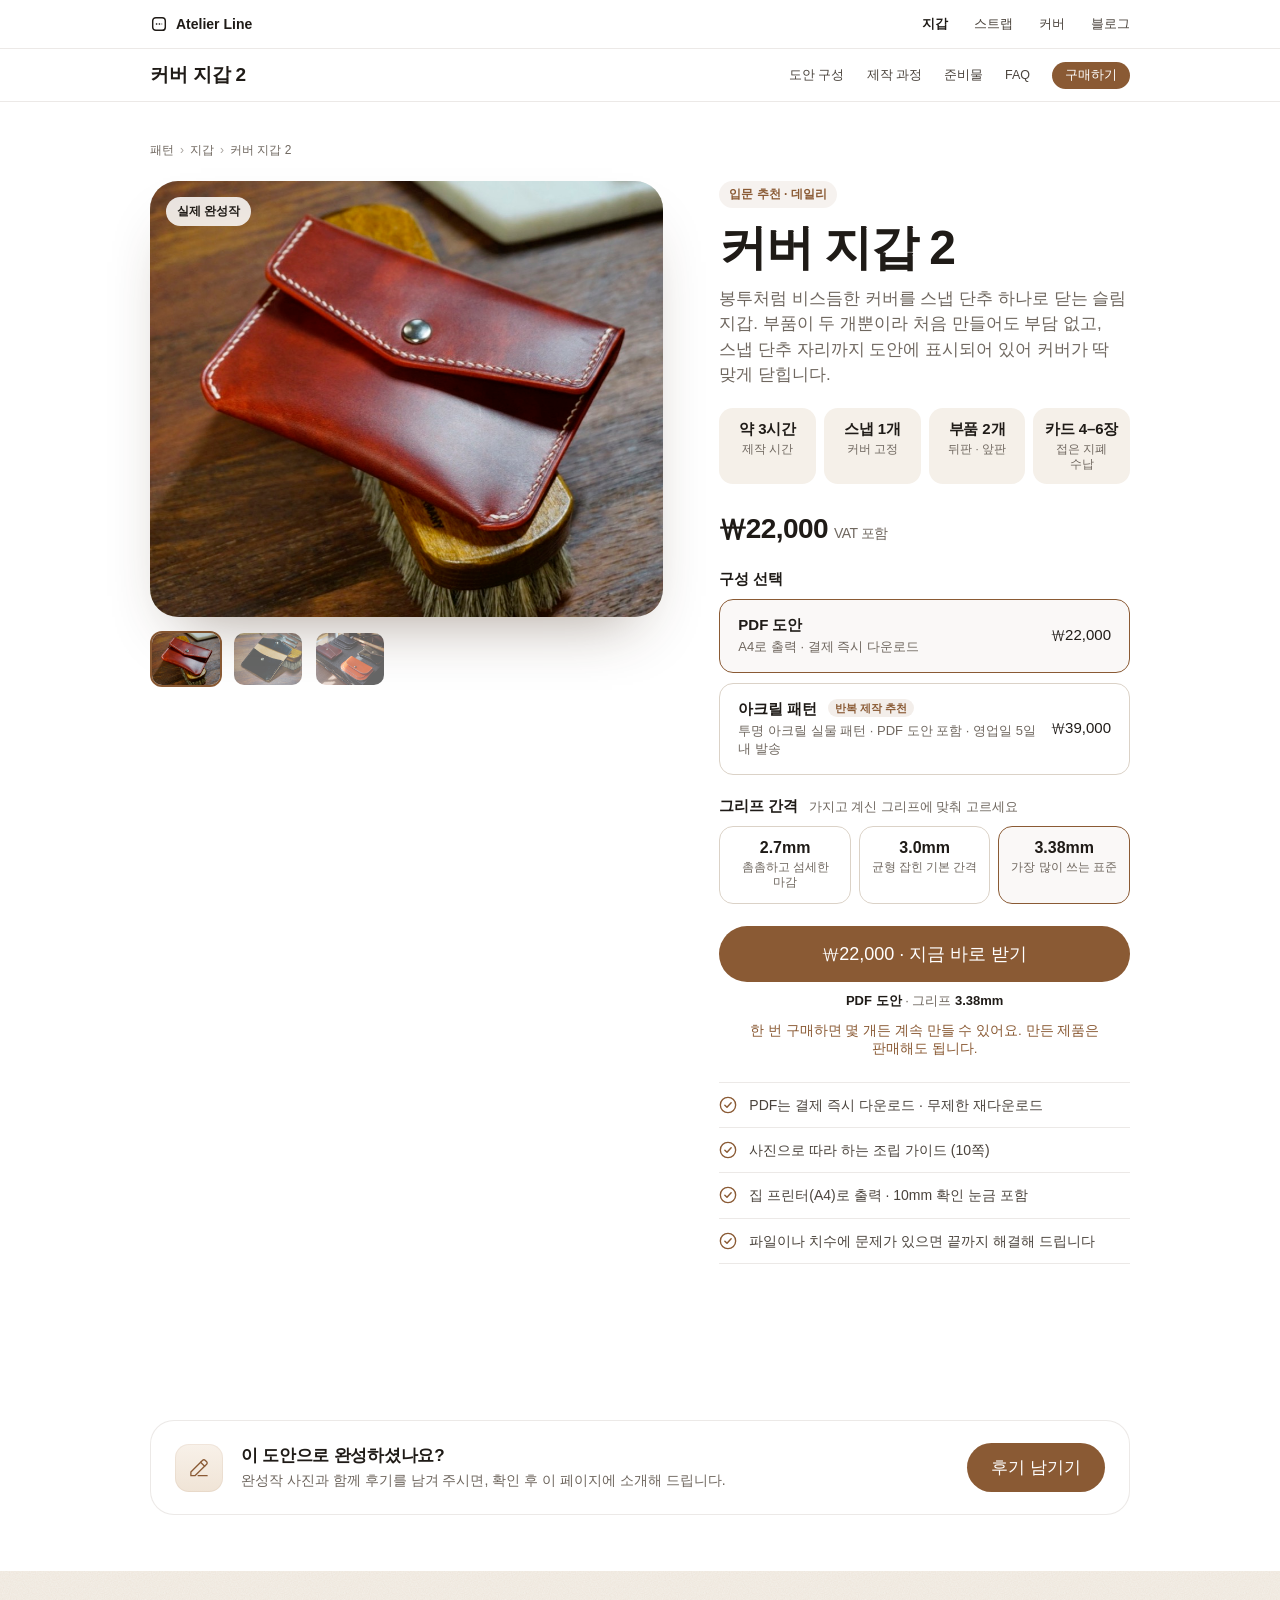
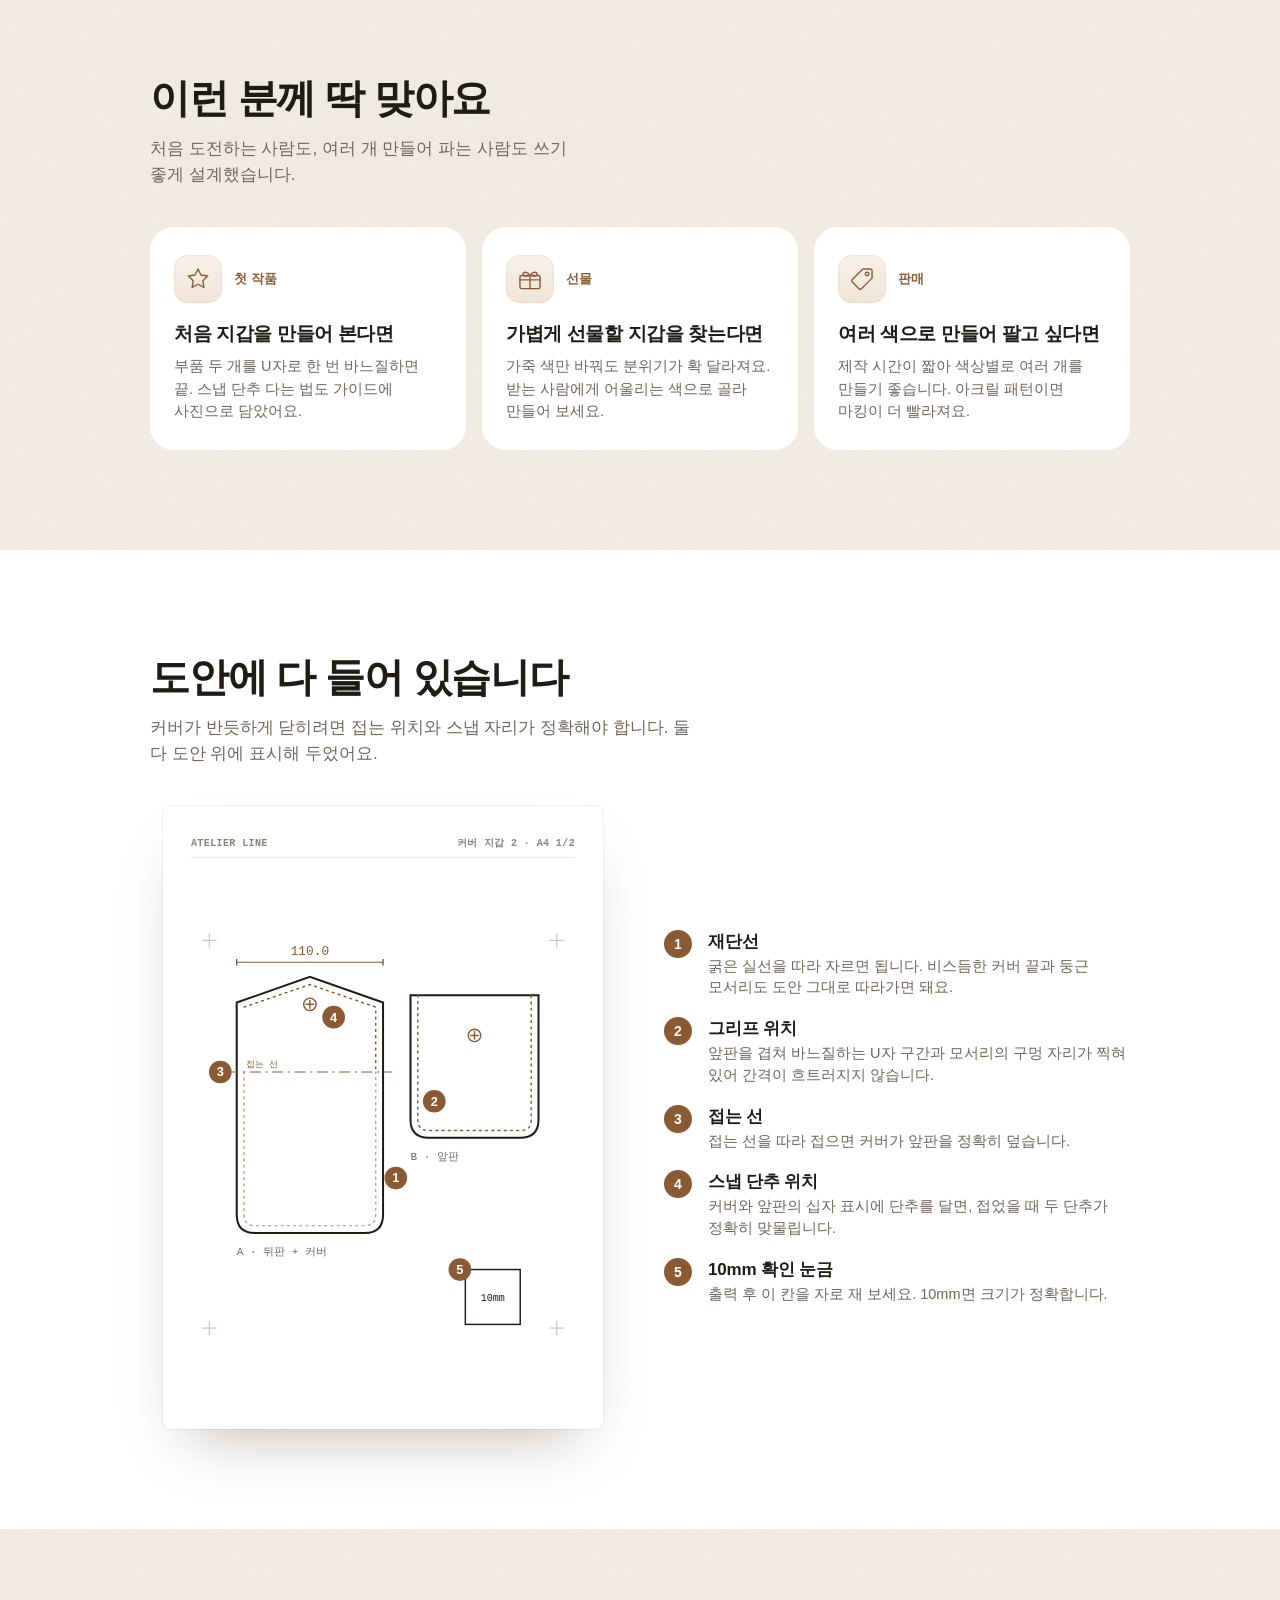
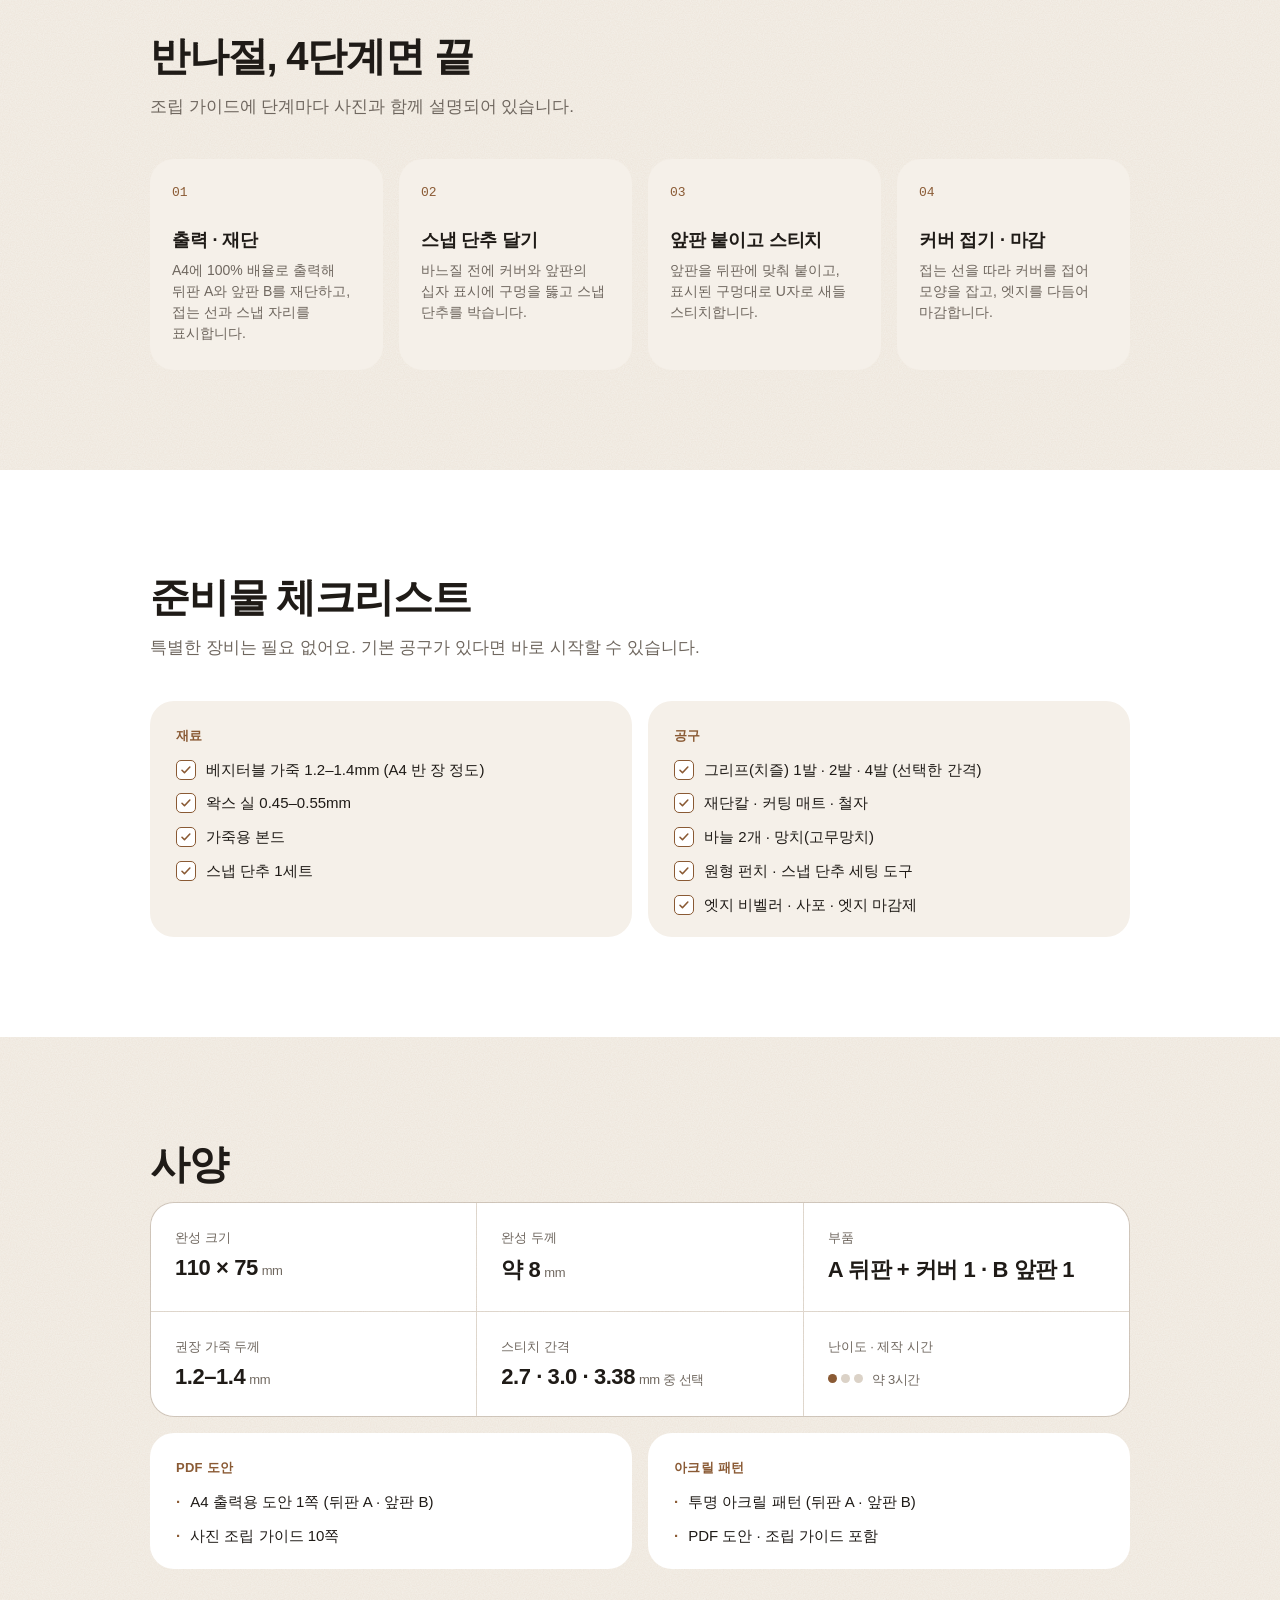
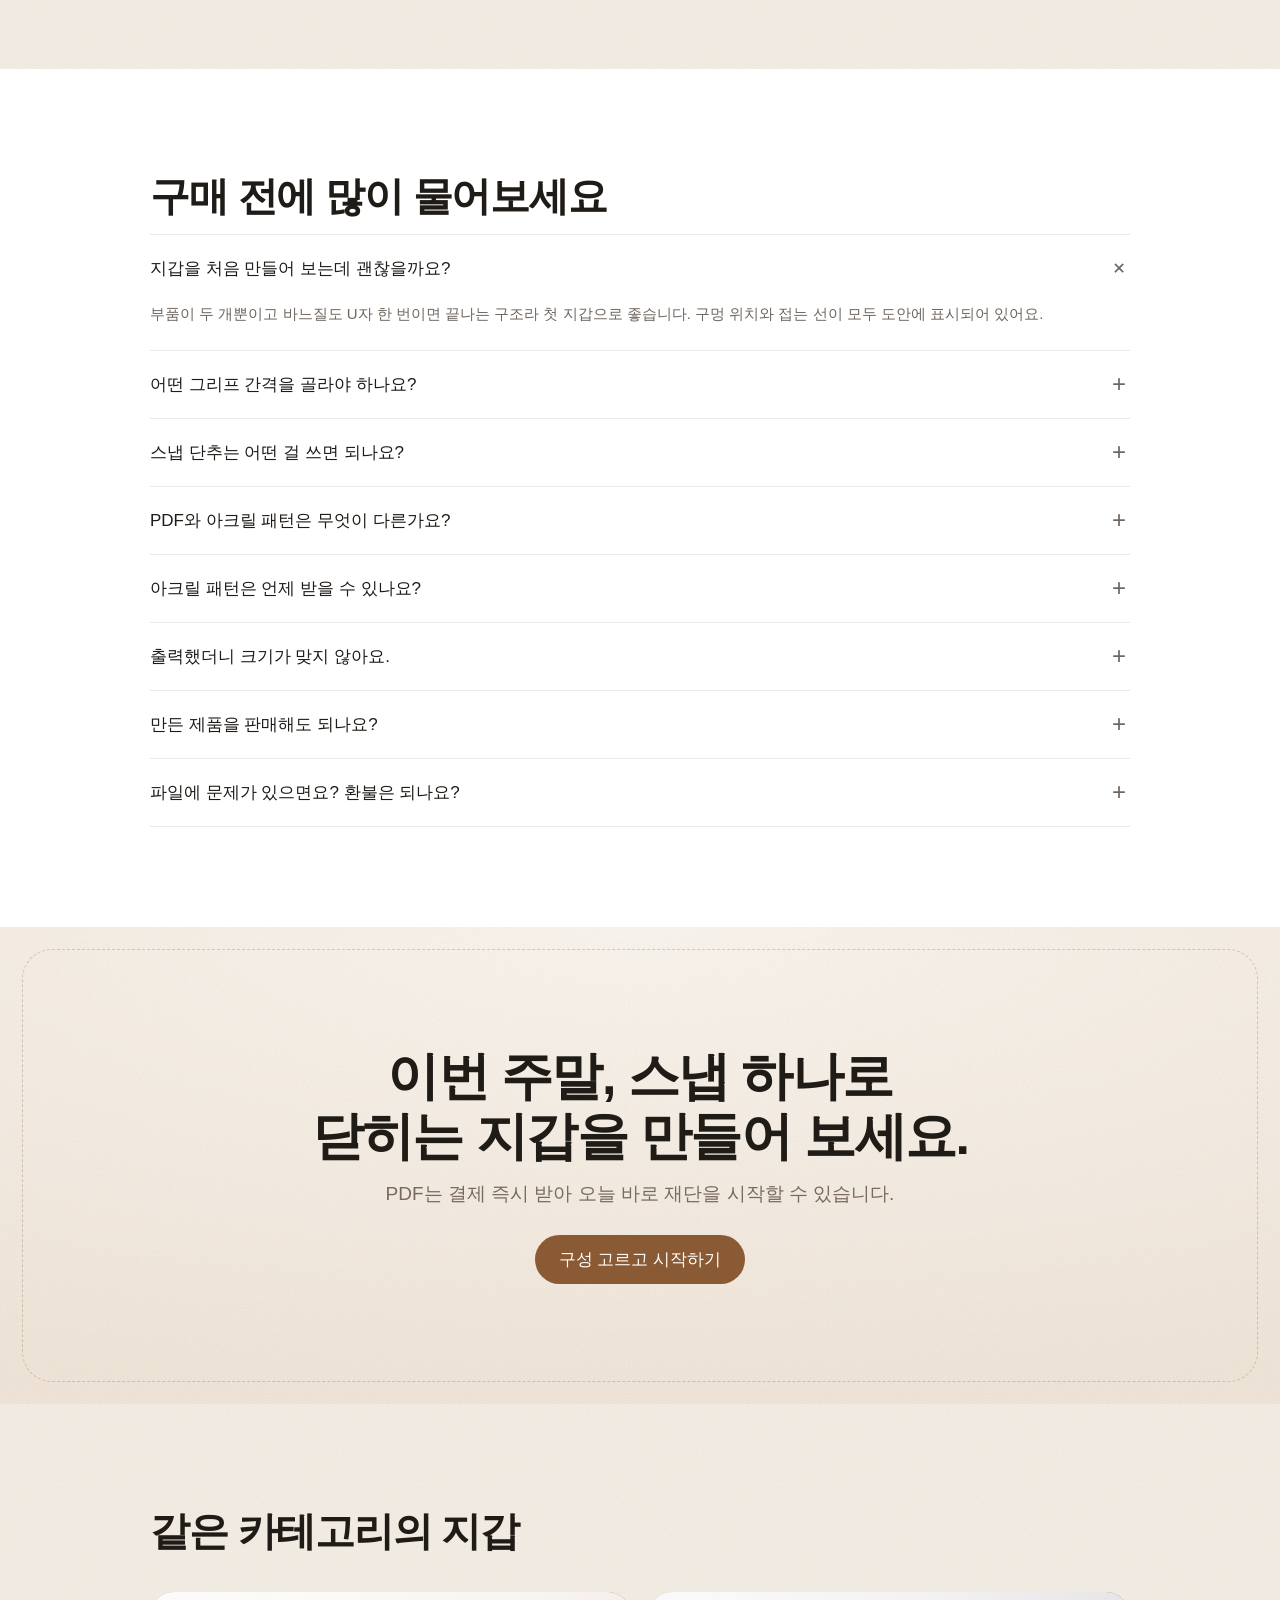
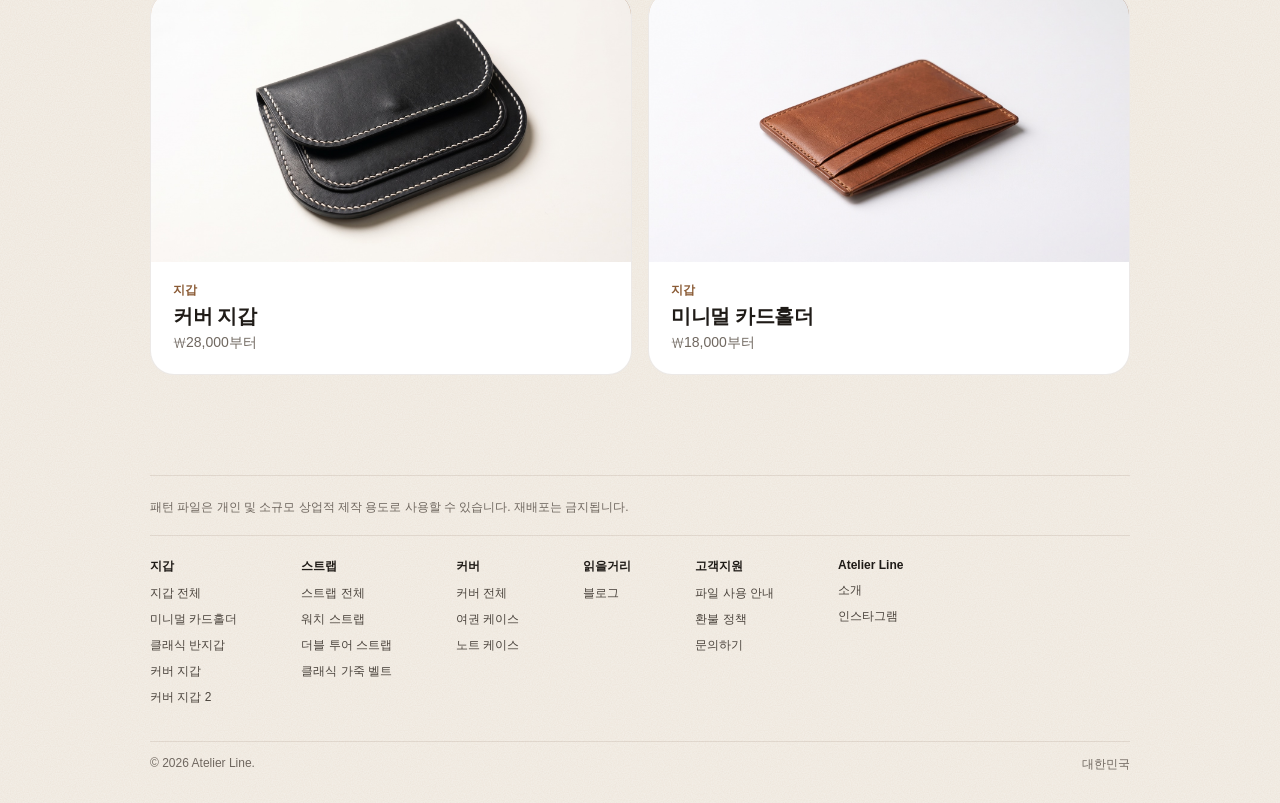
<file: flap-wallet-2.html>
<!DOCTYPE html>
<html lang="ko"><head>
<meta charset="UTF-8">
<meta name="robots" content="noindex, nofollow">
<meta name="viewport" content="width=device-width, initial-scale=1, viewport-fit=cover">
<title>커버 지갑 2 — Atelier Line</title>
<script>document.documentElement.classList.add('js');</script>
<link rel="stylesheet" href="assets/detail.css">
<link rel="stylesheet" href="assets/product.css">
</head>
<body>

<svg width="0" height="0" style="position:absolute" aria-hidden="true">
  <defs>
    <filter id="grain" x="0" y="0" width="100%" height="100%">
      <feTurbulence type="fractalNoise" baseFrequency="1.1" numOctaves="3" stitchTiles="stitch"></feTurbulence>
      <feColorMatrix type="saturate" values="0"></feColorMatrix>
      <feComponentTransfer><feFuncA type="table" tableValues="0 .55"></feFuncA></feComponentTransfer>
    </filter>
    <marker id="tick" viewBox="0 0 10 10" refX="5" refY="5" markerWidth="6" markerHeight="6" orient="auto">
      <path d="M5 0 V10" stroke="currentColor" stroke-width="1.4"></path>
    </marker>
    <symbol id="check" viewBox="0 0 20 20"><circle cx="10" cy="10" r="8.5" fill="none" stroke="currentColor" stroke-width="1.5"></circle><path d="M6.5 10.2l2.4 2.4 4.6-5" fill="none" stroke="currentColor" stroke-width="1.6" stroke-linecap="round" stroke-linejoin="round"></path></symbol>
  </defs>
</svg>

<nav class="global">
  <div class="wrap">
    <a class="brand" href="index.html">
      <svg viewBox="0 0 20 20" fill="none" stroke="currentColor" stroke-width="1.6"><rect x="3" y="3" width="14" height="14" rx="3.5"></rect><path d="M6.5 10h7" stroke-dasharray="1.6 1.6"></path></svg>
      Atelier Line
    </a>
    <div class="navlinks">
      <a href="wallet.html" aria-current="page">지갑</a>
      <a href="strap.html">스트랩</a>
      <a href="cover.html">커버</a>
      <a href="blog/">블로그</a>
    </div>
  </div>
</nav>

<div class="subnav">
  <div class="wrap">
    <div class="name" data-edit="flap-wallet-2.name">커버 지갑 2</div>
    <div class="links">
      <a href="#guide">도안 구성</a>
      <a href="#steps">제작 과정</a>
      <a href="#tools">준비물</a>
      <a href="#faq">FAQ</a>
      <a href="#buy" class="buy-sm">구매하기</a>
    </div>
  </div>
</div>

<main class="ch">
<section class="pd-hero">
  <div class="wrap">
    <div class="crumb"><a href="index.html">패턴</a><span>›</span><a href="wallet.html">지갑</a><span>›</span>커버 지갑 2</div>
    <div class="pd-grid">
      <div class="pd-visual">
        <div class="ch-gallery reveal">
          <figure class="ch-shot is-on" data-img="flap-wallet-2-real-1"><img class="photo" src="assets/uploads/flap2-real-1.jpg" alt="커버 지갑 2 · 버건디 레드"></figure>
          <figure class="ch-shot" data-img="flap-wallet-2-real-2"><img class="photo" src="assets/uploads/flap2-real-2.jpg" alt="커버 지갑 2 · 블랙, 펼친 모습" loading="lazy"></figure>
          <figure class="ch-shot" data-img="flap-wallet-2-real-3"><img class="photo" src="assets/uploads/flap2-real-3.jpg" alt="커버 지갑 2 · 여러 색상으로 만든 모습" loading="lazy"></figure>
          <p class="ch-badge">실제 완성작</p>
        </div>
        <div class="ch-thumbs" aria-label="사진 고르기"></div>
      </div>

      <div class="buybox" id="buy">
        <span class="tag reveal">입문 추천 · 데일리</span>
        <h1 class="reveal d1" data-edit="flap-wallet-2.name">커버 지갑 2</h1>
        <p class="sub reveal d2">봉투처럼 비스듬한 커버를 스냅 단추 하나로 닫는 슬림 지갑. 부품이 두 개뿐이라 처음 만들어도 부담 없고, 스냅 단추 자리까지 도안에 표시되어 있어 커버가 딱 맞게 닫힙니다.</p>
        <ul class="ch-facts reveal d2">
          <li><p class="fx-b">약 3시간</p><p class="fx-s">제작 시간</p></li>
          <li><p class="fx-b">스냅 1개</p><p class="fx-s">커버 고정</p></li>
          <li><p class="fx-b">부품 2개</p><p class="fx-s">뒤판 · 앞판</p></li>
          <li><p class="fx-b">카드 4–6장</p><p class="fx-s">접은 지폐 수납</p></li>
        </ul>
        <div class="reveal d3">
          <div class="price-now" data-price="">₩22,000<small>VAT 포함</small></div>
          <div class="opt-title">구성 선택</div>
          <div class="options">
            <label class="opt">
              <input type="radio" name="opt" value="22000" data-kind="pdf" checked="">
              <div><div class="t">PDF 도안</div><div class="d">A4로 출력 · 결제 즉시 다운로드</div></div>
              <div class="p">₩22,000</div>
            </label>
            <label class="opt">
              <input type="radio" name="opt" value="39000" data-kind="acrylic">
              <div><div class="t">아크릴 패턴 <span class="ch-pick">반복 제작 추천</span></div><div class="d">투명 아크릴 실물 패턴 · PDF 도안 포함 · 영업일 5일 내 발송</div></div>
              <div class="p">₩39,000</div>
            </label>
          </div>
          <div class="opt-title">그리프 간격 <span class="opt-help">가지고 계신 그리프에 맞춰 고르세요</span></div>
          <div class="gaps">
            <label class="gap"><input type="radio" name="gap" value="2.7"><div class="t">2.7mm</div><div class="d">촘촘하고 섬세한 마감</div></label>
            <label class="gap"><input type="radio" name="gap" value="3.0"><div class="t">3.0mm</div><div class="d">균형 잡힌 기본 간격</div></label>
            <label class="gap"><input type="radio" name="gap" value="3.38" checked=""><div class="t">3.38mm</div><div class="d">가장 많이 쓰는 표준</div></label>
          </div>
          <a href="#" class="btn btn-primary btn-block" data-buy="">₩22,000 · 지금 바로 받기</a>
          <p class="ch-sel" data-noedit="" aria-live="polite"></p>
          <p class="ch-value">한 번 구매하면 몇 개든 계속 만들 수 있어요. 만든 제품은 판매해도 됩니다.</p>
          <ul class="includes">
            <li><svg><use href="#check"></use></svg><span class="tx">PDF는 결제 즉시 다운로드 · 무제한 재다운로드</span></li>
            <li><svg><use href="#check"></use></svg><span class="tx">사진으로 따라 하는 조립 가이드 (10쪽)</span></li>
            <li><svg><use href="#check"></use></svg><span class="tx">집 프린터(A4)로 출력 · 10mm 확인 눈금 포함</span></li>
            <li><svg><use href="#check"></use></svg><span class="tx">파일이나 치수에 문제가 있으면 끝까지 해결해 드립니다</span></li>
          </ul>
        </div>
      </div>
    </div>
  </div>
</section>

<section class="section reviews" id="reviews">
  <div class="wrap">
    <h2 class="reveal">직접 만든 분들의 후기</h2>
    <p class="lead reveal d1">이 도안으로 직접 완성해 본 분들의 이야기입니다.</p>
    <div class="rv-grid">
      <article class="rv-card reveal">
        <div class="rv-photo" data-img="review-flap-wallet-2-1"></div>
        <div class="rv-body">
          <p class="rv-stars">5</p>
          <p class="rv-quote">여기에 실제 후기를 입력하세요.</p>
          <p class="rv-who">작성자 이름 · 가죽공예 경력</p>
          <div class="rv-tags"><p class="rv-badge">구매 확인</p><p class="rv-meta">PDF 도안 구매</p></div>
        </div>
      </article>
      <article class="rv-card reveal d1">
        <div class="rv-photo" data-img="review-flap-wallet-2-2"></div>
        <div class="rv-body">
          <p class="rv-stars">5</p>
          <p class="rv-quote">여기에 실제 후기를 입력하세요.</p>
          <p class="rv-who">작성자 이름 · 가죽공예 경력</p>
          <div class="rv-tags"><p class="rv-badge">구매 확인</p><p class="rv-meta">PDF 도안 구매</p></div>
        </div>
      </article>
      <article class="rv-card reveal d2">
        <div class="rv-photo" data-img="review-flap-wallet-2-3"></div>
        <div class="rv-body">
          <p class="rv-stars">5</p>
          <p class="rv-quote">여기에 실제 후기를 입력하세요.</p>
          <p class="rv-who">작성자 이름 · 가죽공예 경력</p>
          <div class="rv-tags"><p class="rv-badge">구매 확인</p><p class="rv-meta">PDF 도안 구매</p></div>
        </div>
      </article>
      <article class="rv-card reveal">
        <div class="rv-photo" data-img="review-flap-wallet-2-4"></div>
        <div class="rv-body">
          <p class="rv-stars">5</p>
          <p class="rv-quote">여기에 실제 후기를 입력하세요.</p>
          <p class="rv-who">작성자 이름 · 가죽공예 경력</p>
          <div class="rv-tags"><p class="rv-badge">구매 확인</p><p class="rv-meta">PDF 도안 구매</p></div>
        </div>
      </article>
      <article class="rv-card reveal d1">
        <div class="rv-photo" data-img="review-flap-wallet-2-5"></div>
        <div class="rv-body">
          <p class="rv-stars">5</p>
          <p class="rv-quote">여기에 실제 후기를 입력하세요.</p>
          <p class="rv-who">작성자 이름 · 가죽공예 경력</p>
          <div class="rv-tags"><p class="rv-badge">구매 확인</p><p class="rv-meta">PDF 도안 구매</p></div>
        </div>
      </article>
      <article class="rv-card reveal d2">
        <div class="rv-photo" data-img="review-flap-wallet-2-6"></div>
        <div class="rv-body">
          <p class="rv-stars">5</p>
          <p class="rv-quote">여기에 실제 후기를 입력하세요.</p>
          <p class="rv-who">작성자 이름 · 가죽공예 경력</p>
          <div class="rv-tags"><p class="rv-badge">구매 확인</p><p class="rv-meta">PDF 도안 구매</p></div>
        </div>
      </article>
    </div>
    <div class="rv-ask reveal">
      <span class="rv-ask-ico"><svg viewBox="0 0 32 32" fill="none" stroke="currentColor" stroke-width="1.6" stroke-linecap="round" stroke-linejoin="round" aria-hidden="true"><path d="M6 25.5V21L20.5 6.5a2.1 2.1 0 0 1 3 0l1.9 1.9a2.1 2.1 0 0 1 0 3L11 25.5z"/><path d="M18 9l4.9 4.9"/><path d="M15 25.5h11"/></svg></span>
      <div class="rv-ask-txt"><p class="rv-ask-t">이 도안으로 완성하셨나요?</p><p class="rv-ask-d">완성작 사진과 함께 후기를 남겨 주시면, 확인 후 이 페이지에 소개해 드립니다.</p></div>
      <a class="btn btn-primary rv-ask-btn" data-contact="review" href="#">후기 남기기</a>
    </div>
    <p class="rv-note">패턴을 무료로 제공받아 작성한 후기는 각 후기에 따로 표시합니다.</p>
    <p class="rv-edit-hint" data-noedit="">후기 글을 채운 카드만 공개 페이지에 보입니다. 별점은 1~5 숫자로 입력하세요(4.5처럼 반 개도 됩니다). 표시는 '구매 확인' 또는 '도안 무료 제공'으로 적어 주세요. 사진은 선택이며, 후기가 3개 이상이면 평균 별점이 자동으로 표시됩니다.</p>
  </div>
</section>

<section class="section soft">
  <div class="wrap">
    <h2 class="reveal">이런 분께 딱 맞아요</h2>
    <p class="lead reveal d1">처음 도전하는 사람도, 여러 개 만들어 파는 사람도 쓰기 좋게 설계했습니다.</p>
    <div class="ch-fit">
      <div class="ch-fit-card reveal"><div class="ch-fit-head"><span class="ch-fit-ico"><svg viewBox="0 0 32 32" fill="none" stroke="currentColor" stroke-width="1.6" stroke-linecap="round" stroke-linejoin="round" aria-hidden="true"><path d="M16 4.5l3.4 7 7.6 1.1-5.5 5.4 1.3 7.6L16 22l-6.8 3.6 1.3-7.6L5 12.6l7.6-1.1z"/></svg></span><p class="ch-fit-k">첫 작품</p></div><h3>처음 지갑을 만들어 본다면</h3><p>부품 두 개를 U자로 한 번 바느질하면 끝. 스냅 단추 다는 법도 가이드에 사진으로 담았어요.</p></div>
      <div class="ch-fit-card reveal d1"><div class="ch-fit-head"><span class="ch-fit-ico"><svg viewBox="0 0 32 32" fill="none" stroke="currentColor" stroke-width="1.6" stroke-linecap="round" stroke-linejoin="round" aria-hidden="true"><rect x="4.5" y="12" width="23" height="15" rx="2"/><path d="M4.5 17h23M16 12v15"/><path d="M16 12c-2.5-4.5-8-5-8-1.5S13 12 16 12zm0 0c2.5-4.5 8-5 8-1.5S19 12 16 12z"/></svg></span><p class="ch-fit-k">선물</p></div><h3>가볍게 선물할 지갑을 찾는다면</h3><p>가죽 색만 바꿔도 분위기가 확 달라져요. 받는 사람에게 어울리는 색으로 골라 만들어 보세요.</p></div>
      <div class="ch-fit-card reveal d2"><div class="ch-fit-head"><span class="ch-fit-ico"><svg viewBox="0 0 32 32" fill="none" stroke="currentColor" stroke-width="1.6" stroke-linecap="round" stroke-linejoin="round" aria-hidden="true"><path d="M17 4.5h8.5a2 2 0 0 1 2 2V15L15.4 27.1a2 2 0 0 1-2.8 0l-7.7-7.7a2 2 0 0 1 0-2.8z"/><circle cx="21.8" cy="10.2" r="2"/></svg></span><p class="ch-fit-k">판매</p></div><h3>여러 색으로 만들어 팔고 싶다면</h3><p>제작 시간이 짧아 색상별로 여러 개를 만들기 좋습니다. 아크릴 패턴이면 마킹이 더 빨라져요.</p></div>
    </div>
  </div>
</section>

<section class="section" id="guide">
  <div class="wrap">
    <h2 class="reveal">도안에 다 들어 있습니다</h2>
    <p class="lead reveal d1">커버가 반듯하게 닫히려면 접는 위치와 스냅 자리가 정확해야 합니다. 둘 다 도안 위에 표시해 두었어요.</p>
    <div class="ch-anno">
      <figure class="ch-sheet reveal">
        <div class="sheet-head"><span>ATELIER LINE</span><span>커버 지갑 2 · A4 1/2</span></div>
        <svg viewBox="0 0 210 230" fill="none" aria-label="A4로 출력한 커버 지갑 2 도안"><g stroke="#b9b9be" stroke-width=".5"><path d="M6 10 H14 M10 6 V14"></path><path d="M196 10 H204 M200 6 V14"></path><path d="M6 222 H14 M10 218 V226"></path><path d="M196 222 H204 M200 218 V226"></path></g><g class="dim" stroke="#8a5a34" stroke-width=".6" style="color:#8a5a34"><path d="M25 22 H105" marker-start="url(#tick)" marker-end="url(#tick)"></path><text x="65" y="18" text-anchor="middle" font-size="7" fill="#8a5a34" stroke="none">110.0</text></g><path d="M25 44 L65 30 L105 44 V160 Q105 170 95 170 H35 Q25 170 25 160 Z" stroke="#1f1b17" stroke-width="1.1"></path><path d="M29 46.5 L65 34.2 L101 46.5 V82" stroke="#8a5a34" stroke-width=".8" stroke-dasharray="1 2.4" stroke-linecap="round"></path><path d="M29 82 V160 Q29 166 35 166 H95 Q101 166 101 160 V82" stroke="#8a5a34" stroke-width=".8" stroke-dasharray="1 2.4" stroke-linecap="round" opacity=".55"></path><g stroke="#8a5a34" stroke-width=".6" stroke-dasharray="6 2.5 1.2 2.5"><path d="M20 82 H110"></path></g><text class="lbl" x="30" y="79" font-size="5" fill="#8a5a34">접는 선</text><g stroke="#8a5a34" stroke-width=".8"><circle cx="65" cy="45" r="3.4"></circle><path d="M62.6 45 H67.4 M65 42.6 V47.4"></path></g><text class="lbl" x="25" y="182" font-size="6" fill="#6f675f">A · 뒤판 + 커버</text><path d="M120 40 H190 V108 Q190 118 180 118 H130 Q120 118 120 108 Z" stroke="#1f1b17" stroke-width="1.1"></path><path d="M124 40 V108 Q124 114 130 114 H180 Q186 114 186 108 V40" stroke="#8a5a34" stroke-width=".8" stroke-dasharray="1 2.4" stroke-linecap="round"></path><g stroke="#8a5a34" stroke-width=".8"><circle cx="155" cy="62" r="3.4"></circle><path d="M152.6 62 H157.4 M155 59.6 V64.4"></path></g><text class="lbl" x="120" y="130" font-size="6" fill="#6f675f">B · 앞판</text><rect x="150" y="190" width="30" height="30" stroke="#1f1b17" stroke-width=".8"></rect><text class="lbl" x="165" y="207" text-anchor="middle" font-size="5.5" fill="#1f1b17">10mm</text><g class="mk"><circle cx="112" cy="140" r="6.2" fill="#8a5a34"></circle><text x="112" y="142.4" text-anchor="middle" font-size="7" font-weight="700" fill="#fff">1</text></g><g class="mk"><circle cx="133" cy="98" r="6.2" fill="#8a5a34"></circle><text x="133" y="100.4" text-anchor="middle" font-size="7" font-weight="700" fill="#fff">2</text></g><g class="mk"><circle cx="16" cy="82" r="6.2" fill="#8a5a34"></circle><text x="16" y="84.4" text-anchor="middle" font-size="7" font-weight="700" fill="#fff">3</text></g><g class="mk"><circle cx="78" cy="52" r="6.2" fill="#8a5a34"></circle><text x="78" y="54.4" text-anchor="middle" font-size="7" font-weight="700" fill="#fff">4</text></g><g class="mk"><circle cx="147" cy="190" r="6.2" fill="#8a5a34"></circle><text x="147" y="192.4" text-anchor="middle" font-size="7" font-weight="700" fill="#fff">5</text></g></svg>
      </figure>
      <ol class="ch-points">
        <li class="reveal"><h3>재단선</h3><p>굵은 실선을 따라 자르면 됩니다. 비스듬한 커버 끝과 둥근 모서리도 도안 그대로 따라가면 돼요.</p></li>
        <li class="reveal d1"><h3>그리프 위치</h3><p>앞판을 겹쳐 바느질하는 U자 구간과 모서리의 구멍 자리가 찍혀 있어 간격이 흐트러지지 않습니다.</p></li>
        <li class="reveal d2"><h3>접는 선</h3><p>접는 선을 따라 접으면 커버가 앞판을 정확히 덮습니다.</p></li>
        <li class="reveal"><h3>스냅 단추 위치</h3><p>커버와 앞판의 십자 표시에 단추를 달면, 접었을 때 두 단추가 정확히 맞물립니다.</p></li>
        <li class="reveal d1"><h3>10mm 확인 눈금</h3><p>출력 후 이 칸을 자로 재 보세요. 10mm면 크기가 정확합니다.</p></li>
      </ol>
    </div>
  </div>
</section>

<section class="section soft" id="steps">
  <div class="wrap">
    <h2 class="reveal">반나절, 4단계면 끝</h2>
    <p class="lead reveal d1">조립 가이드에 단계마다 사진과 함께 설명되어 있습니다.</p>
    <div class="steps">
      <div class="step reveal"><h3>출력 · 재단</h3><p>A4에 100% 배율로 출력해 뒤판 A와 앞판 B를 재단하고, 접는 선과 스냅 자리를 표시합니다.</p></div>
      <div class="step reveal d1"><h3>스냅 단추 달기</h3><p>바느질 전에 커버와 앞판의 십자 표시에 구멍을 뚫고 스냅 단추를 박습니다.</p></div>
      <div class="step reveal d2"><h3>앞판 붙이고 스티치</h3><p>앞판을 뒤판에 맞춰 붙이고, 표시된 구멍대로 U자로 새들 스티치합니다.</p></div>
      <div class="step reveal d3"><h3>커버 접기 · 마감</h3><p>접는 선을 따라 커버를 접어 모양을 잡고, 엣지를 다듬어 마감합니다.</p></div>
    </div>
  </div>
</section>

<section class="section" id="tools">
  <div class="wrap">
    <h2 class="reveal">준비물 체크리스트</h2>
    <p class="lead reveal d1">특별한 장비는 필요 없어요. 기본 공구가 있다면 바로 시작할 수 있습니다.</p>
    <div class="ch-tools reveal">
      <div class="ch-tool-col">
        <p class="ch-tool-h">재료</p>
        <ul>
          <li><span class="tx">베지터블 가죽 1.2–1.4mm (A4 반 장 정도)</span></li>
          <li><span class="tx">왁스 실 0.45–0.55mm</span></li>
          <li><span class="tx">가죽용 본드</span></li>
          <li><span class="tx">스냅 단추 1세트</span></li>
        </ul>
      </div>
      <div class="ch-tool-col">
        <p class="ch-tool-h">공구</p>
        <ul>
          <li><span class="tx">그리프(치즐) 1발 · 2발 · 4발 (선택한 간격)</span></li>
          <li><span class="tx">재단칼 · 커팅 매트 · 철자</span></li>
          <li><span class="tx">바늘 2개 · 망치(고무망치)</span></li>
          <li><span class="tx">원형 펀치 · 스냅 단추 세팅 도구</span></li>
          <li><span class="tx">엣지 비벨러 · 사포 · 엣지 마감제</span></li>
        </ul>
      </div>
    </div>
  </div>
</section>

<section class="section soft" id="specs">
  <div class="wrap">
    <h2 class="reveal">사양</h2>
    <div class="spec-grid reveal">
      <div class="spec"><div class="k">완성 크기</div><div class="v">110 × 75<small>mm</small></div></div>
      <div class="spec"><div class="k">완성 두께</div><div class="v">약 8<small>mm</small></div></div>
      <div class="spec"><div class="k">부품</div><div class="v">A 뒤판 + 커버 1 · B 앞판 1</div></div>
      <div class="spec"><div class="k">권장 가죽 두께</div><div class="v">1.2–1.4<small>mm</small></div></div>
      <div class="spec"><div class="k">스티치 간격</div><div class="v">2.7 · 3.0 · 3.38<small>mm 중 선택</small></div></div>
      <div class="spec"><div class="k">난이도 · 제작 시간</div><div class="v"><span class="dots"><i class="on"></i><i></i><i></i></span> <small>약 3시간</small></div></div>
    </div>
    <div class="ch-pack reveal">
      <div class="ch-pack-col">
        <p class="ch-pack-h">PDF 도안</p>
        <ul>
          <li><span class="tx">A4 출력용 도안 1쪽 (뒤판 A · 앞판 B)</span></li>
          <li><span class="tx">사진 조립 가이드 10쪽</span></li>
        </ul>
      </div>
      <div class="ch-pack-col">
        <p class="ch-pack-h">아크릴 패턴</p>
        <ul>
          <li><span class="tx">투명 아크릴 패턴 (뒤판 A · 앞판 B)</span></li>
          <li><span class="tx">PDF 도안 · 조립 가이드 포함</span></li>
        </ul>
      </div>
    </div>
  </div>
</section>

<section class="section" id="faq">
  <div class="wrap">
    <h2 class="reveal">구매 전에 많이 물어보세요</h2>
    <div class="faq reveal">
      <details open=""><summary>지갑을 처음 만들어 보는데 괜찮을까요?</summary><p class="a">부품이 두 개뿐이고 바느질도 U자 한 번이면 끝나는 구조라 첫 지갑으로 좋습니다. 구멍 위치와 접는 선이 모두 도안에 표시되어 있어요.</p></details>
      <details><summary>어떤 그리프 간격을 골라야 하나요?</summary><p class="a">가지고 계신 그리프(치즐)와 같은 간격을 고르세요. 그리프 날 끝 사이의 간격이 2.7mm · 3.0mm · 3.38mm 중 무엇인지 확인하면 됩니다. 간격이 다르면 맞물리는 면의 구멍 수가 달라지니, 꼭 같은 간격의 도안을 쓰세요. 처음이라 그리프가 없다면 가장 많이 쓰는 3.38mm를 권합니다.</p></details>
      <details><summary>스냅 단추는 어떤 걸 쓰면 되나요?</summary><p class="a">공예용으로 흔히 쓰는 일반 스냅 단추 1세트면 됩니다. 단추 자리는 도안에 십자로 표시되어 있고, 다는 방법은 조립 가이드에 사진으로 설명되어 있어요.</p></details>
      <details><summary>PDF와 아크릴 패턴은 무엇이 다른가요?</summary><p class="a">PDF는 결제 즉시 받아 집에서 출력해 쓰는 도안입니다. 아크릴 패턴은 투명하고 단단한 실물 패턴이라 종이처럼 닳지 않고, 가죽 위에 바로 대고 여러 번 마킹할 수 있어 반복 제작과 판매용 제작에 좋습니다. 아크릴 패턴에도 PDF 도안이 함께 제공됩니다.</p></details>
      <details><summary>아크릴 패턴은 언제 받을 수 있나요?</summary><p class="a">주문 후 영업일 기준 5일 안에 발송합니다. 5만 원 이상 구매하시면 배송비는 무료예요. 함께 드리는 PDF 도안은 결제 즉시 받을 수 있어, 아크릴 패턴이 도착하기 전에도 바로 시작할 수 있습니다.</p></details>
      <details><summary>출력했더니 크기가 맞지 않아요.</summary><p class="a">인쇄 설정에서 ‘실제 크기’ 또는 배율 100%를 선택해 주세요. 도안의 10mm 확인 눈금을 자로 재서 크기를 확인할 수 있습니다.</p></details>
      <details><summary>만든 제품을 판매해도 되나요?</summary><p class="a">네. 개인 및 소규모 상업 제작(공방, 플리마켓, 온라인 판매 등)에 사용할 수 있습니다. 패턴 자체의 재배포나 재판매만 금지됩니다.</p></details>
      <details><summary>파일에 문제가 있으면요? 환불은 되나요?</summary><p class="a">파일이 열리지 않거나 치수에 문제가 있다면 문의해 주세요. 끝까지 확인해 해결해 드립니다. 다만 PDF는 디지털 파일 특성상 다운로드 후 단순 변심 환불은 어렵습니다.</p></details>
    </div>
  </div>
</section>

<section class="ch-final">
  <div class="wrap">
    <h2 class="reveal">이번 주말, 스냅 하나로 닫히는 지갑을 만들어 보세요.</h2>
    <p class="reveal d1">PDF는 결제 즉시 받아 오늘 바로 재단을 시작할 수 있습니다.</p>
    <div class="reveal d2"><a href="#buy" class="btn ch-final-btn">구성 고르고 시작하기</a></div>
  </div>
</section>

<section class="section soft">
  <div class="wrap">
    <h2 class="reveal" style="margin-bottom:32px">같은 카테고리의 지갑</h2>
    <div class="related">
      <a class="rel reveal" href="flap-wallet.html">
        <div class="visual v1" data-img="flap-wallet"><svg viewBox="0 0 300 170" fill="none"><g stroke="#fff" stroke-width="1.3"><path d="M70 30 H230 V125 Q230 148 207 148 H93 Q70 148 70 125 Z"></path><path d="M70 30 V62 Q70 92 100 92 H200 Q230 92 230 62 V30"></path></g></svg><img class="photo" src="assets/uploads/flap-wallet-1600.jpg" alt="커버 지갑"></div>
        <div class="body"><div class="e" data-edit="flap-wallet.category">지갑</div><div class="t" data-edit="flap-wallet.name">커버 지갑</div><div class="pr" data-edit="flap-wallet.from">₩28,000부터</div></div>
      </a>
      <a class="rel reveal d1" href="cardholder.html">
        <div class="visual v1" data-img="cardholder"><svg viewBox="0 0 300 170" fill="none"><g stroke="#fff" stroke-width="1.3"><rect x="40" y="38" width="130" height="94" rx="9"></rect><path d="M190 38 H218 A9 9 0 0 0 236 38 H262 V80 H190 Z"></path><path d="M190 90 H218 A9 9 0 0 0 236 90 H262 V132 H190 Z"></path></g></svg><img class="photo" src="assets/uploads/cardholder-1600.jpg" alt="미니멀 카드홀더"></div>
        <div class="body"><div class="e" data-edit="cardholder.category">지갑</div><div class="t" data-edit="cardholder.name">미니멀 카드홀더</div><div class="pr" data-edit="cardholder.from">₩18,000부터</div></div>
      </a>
    </div>
  </div>
</section>
</main>

<div class="ch-bar" data-noedit="" aria-hidden="true">
  <div class="ch-bar-in">
    <div class="ch-bar-t"><span class="ch-bar-n">커버 지갑 2</span><span class="ch-bar-p">₩22,000</span></div>
    <a href="#" class="btn btn-primary ch-bar-btn" data-buy="" tabindex="-1">지금 바로 받기</a>
  </div>
</div>

<footer id="contact">
  <div class="wrap">
    <div class="fnote">패턴 파일은 개인 및 소규모 상업적 제작 용도로 사용할 수 있습니다. 재배포는 금지됩니다.</div>
    <div class="fcols">
      <div class="fcol"><h4>지갑</h4><a href="wallet.html">지갑 전체</a><a href="cardholder.html">미니멀 카드홀더</a><a href="long-wallet.html">클래식 반지갑</a><a href="flap-wallet.html">커버 지갑</a><a href="flap-wallet-2.html">커버 지갑 2</a></div>
      <div class="fcol"><h4>스트랩</h4><a href="strap.html">스트랩 전체</a><a href="shoulder-bag.html">워치 스트랩</a><a href="double-strap.html">더블 투어 스트랩</a><a href="belt.html">클래식 가죽 벨트</a></div>
      <div class="fcol"><h4>커버</h4><a href="cover.html">커버 전체</a><a href="passport.html">여권 케이스</a><a href="notebook.html">노트 케이스</a></div>
      <div class="fcol"><h4>읽을거리</h4><a href="blog/">블로그</a></div>
      <div class="fcol"><h4>고객지원</h4><a href="#">파일 사용 안내</a><a href="#">환불 정책</a><a href="#" data-contact="inquiry">문의하기</a></div>
      <div class="fcol"><h4>Atelier Line</h4><a href="#">소개</a><a href="#" data-contact="instagram">인스타그램</a></div>
    </div>
    <div class="fbottom"><span>© 2026 Atelier Line.</span><span>대한민국</span></div>
  </div>
</footer>

<div class="toast" role="status" aria-live="polite"></div>
<script src="assets/detail.js"></script>
<script src="assets/product.js"></script>






<script src="assets/contact.js"></script>
</body></html>
</file>
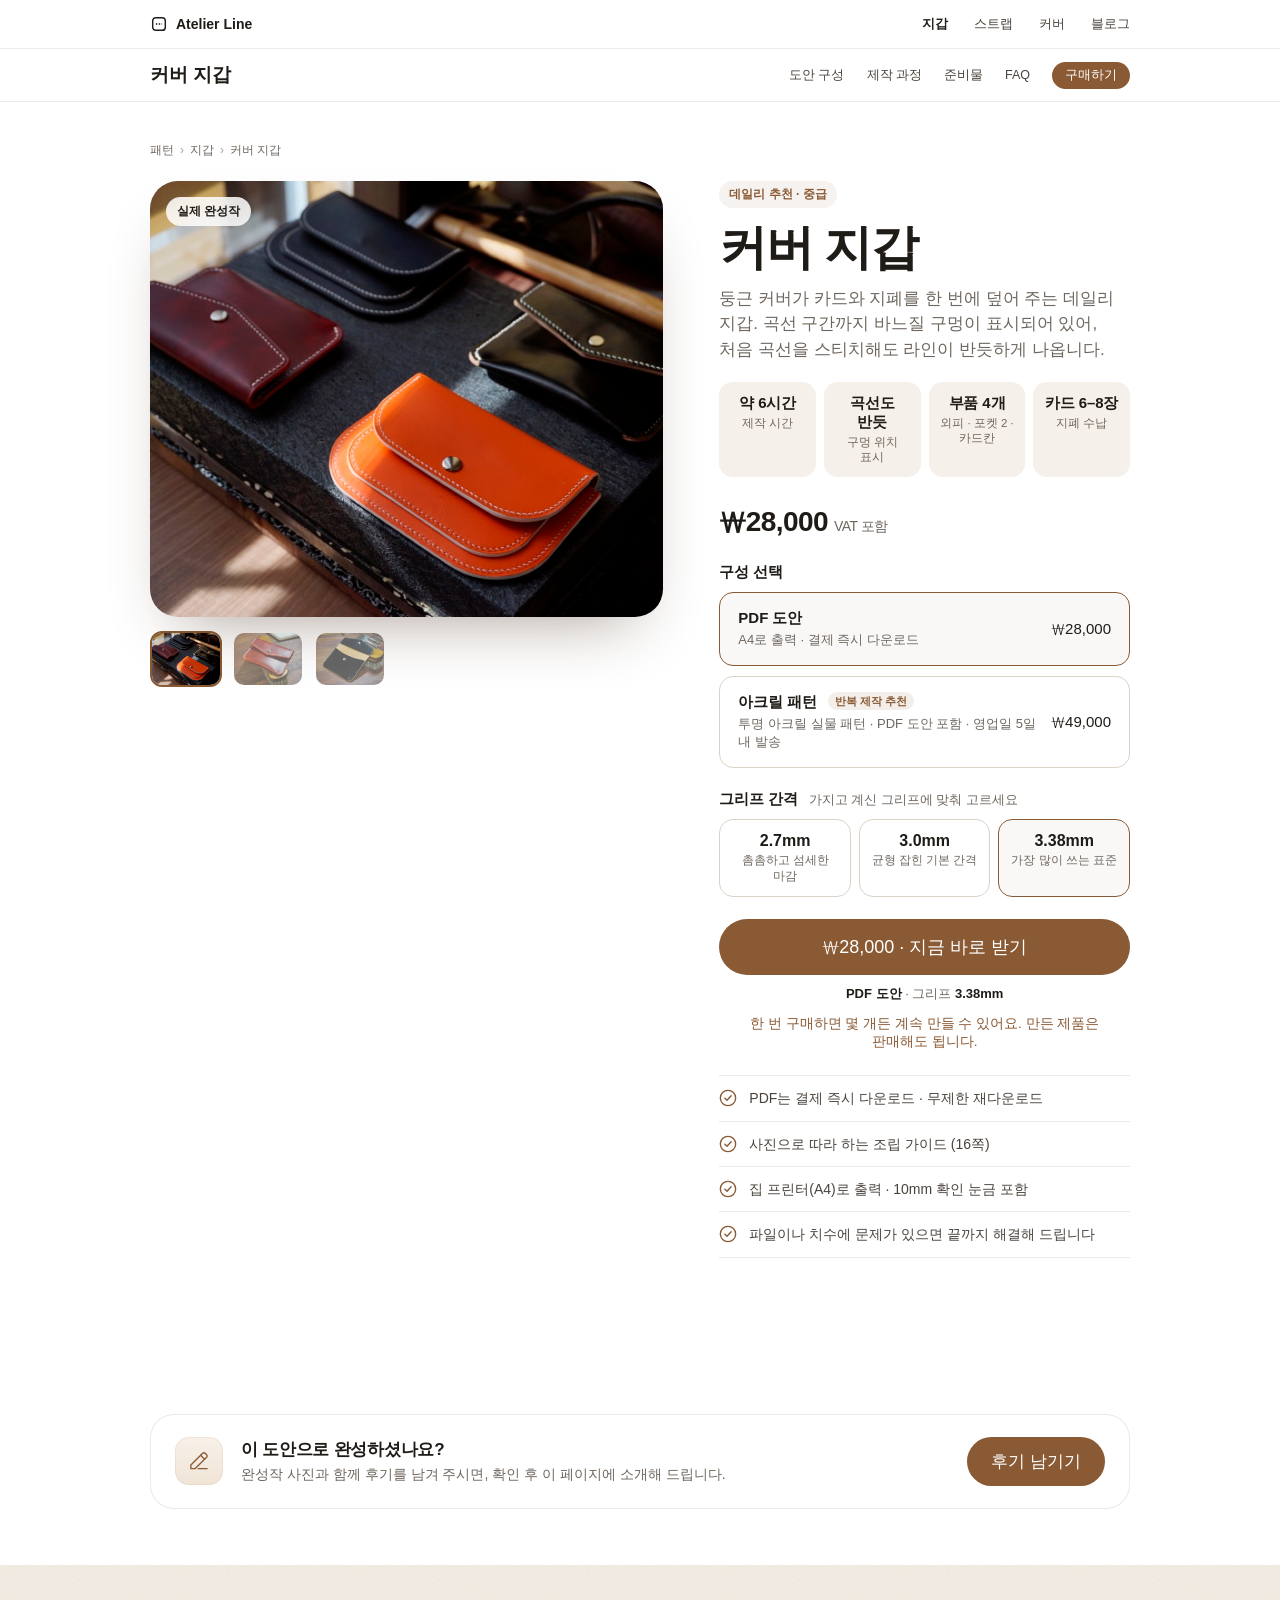
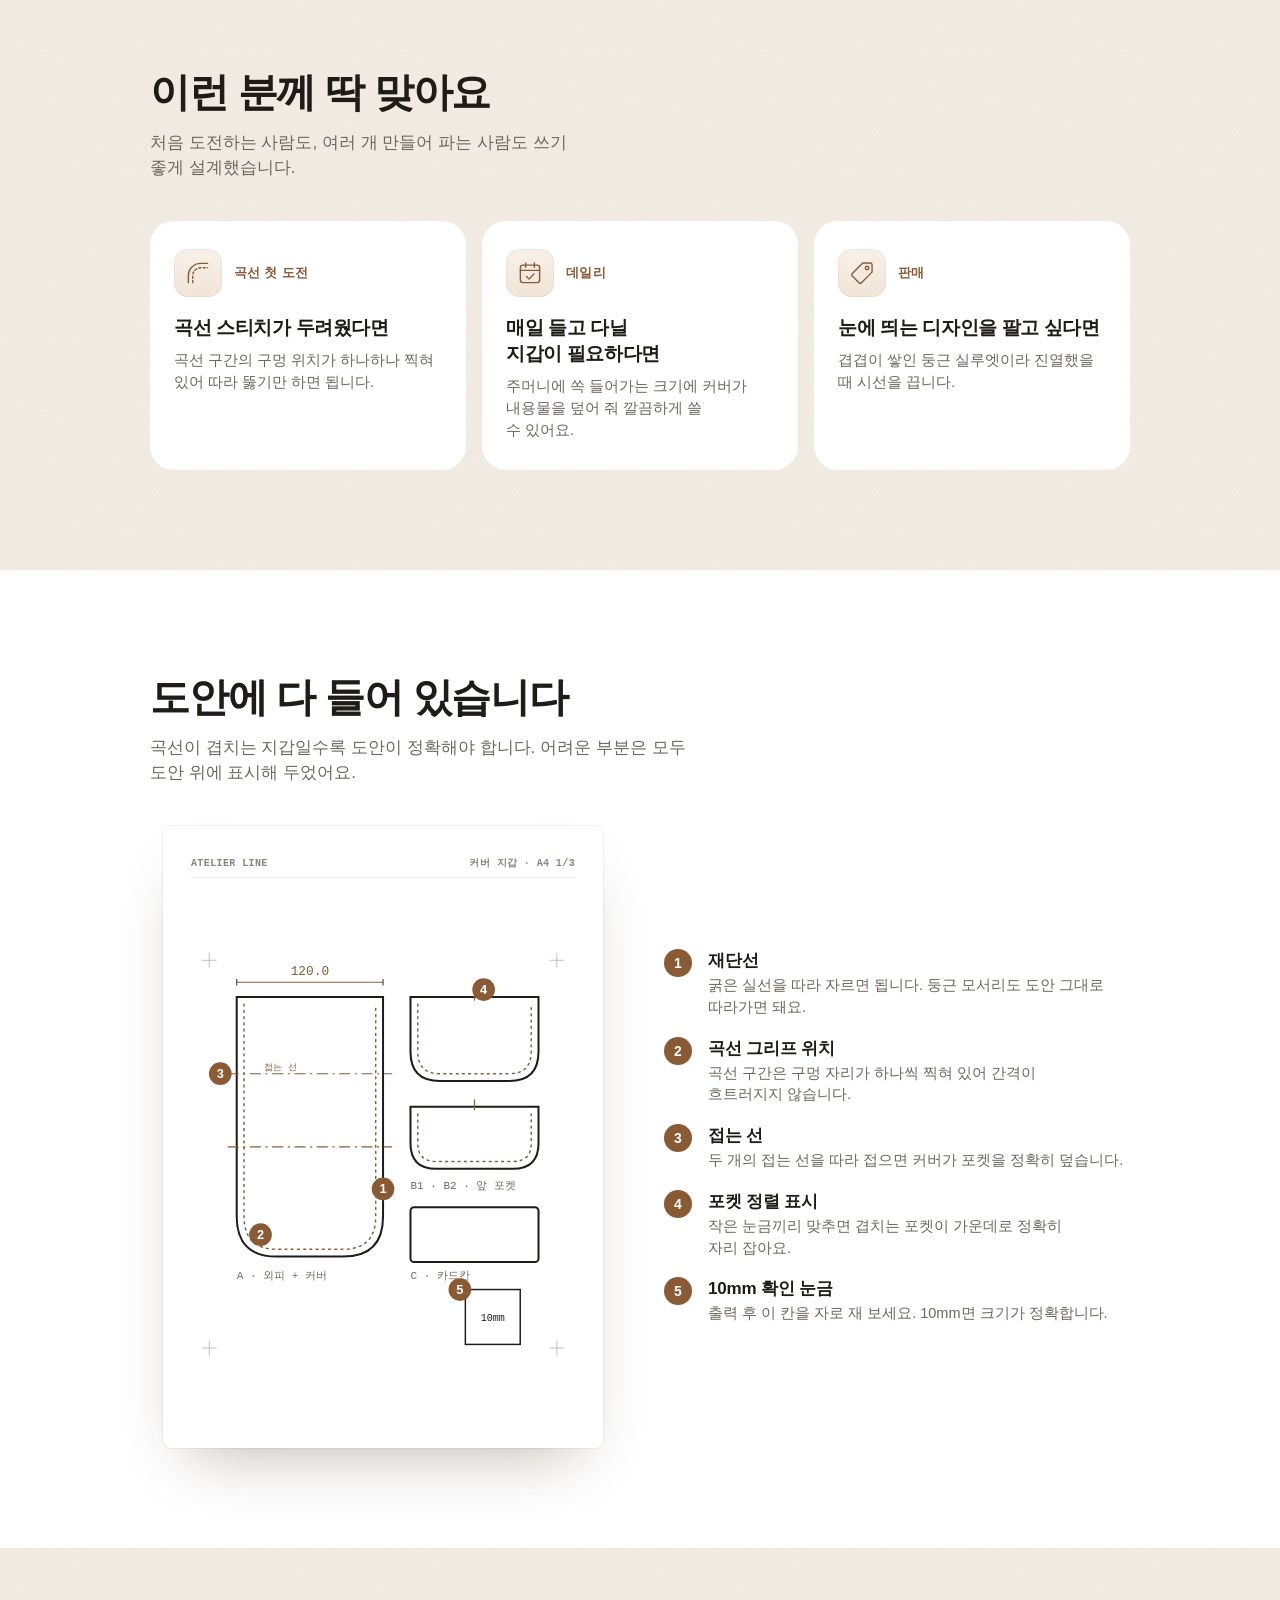
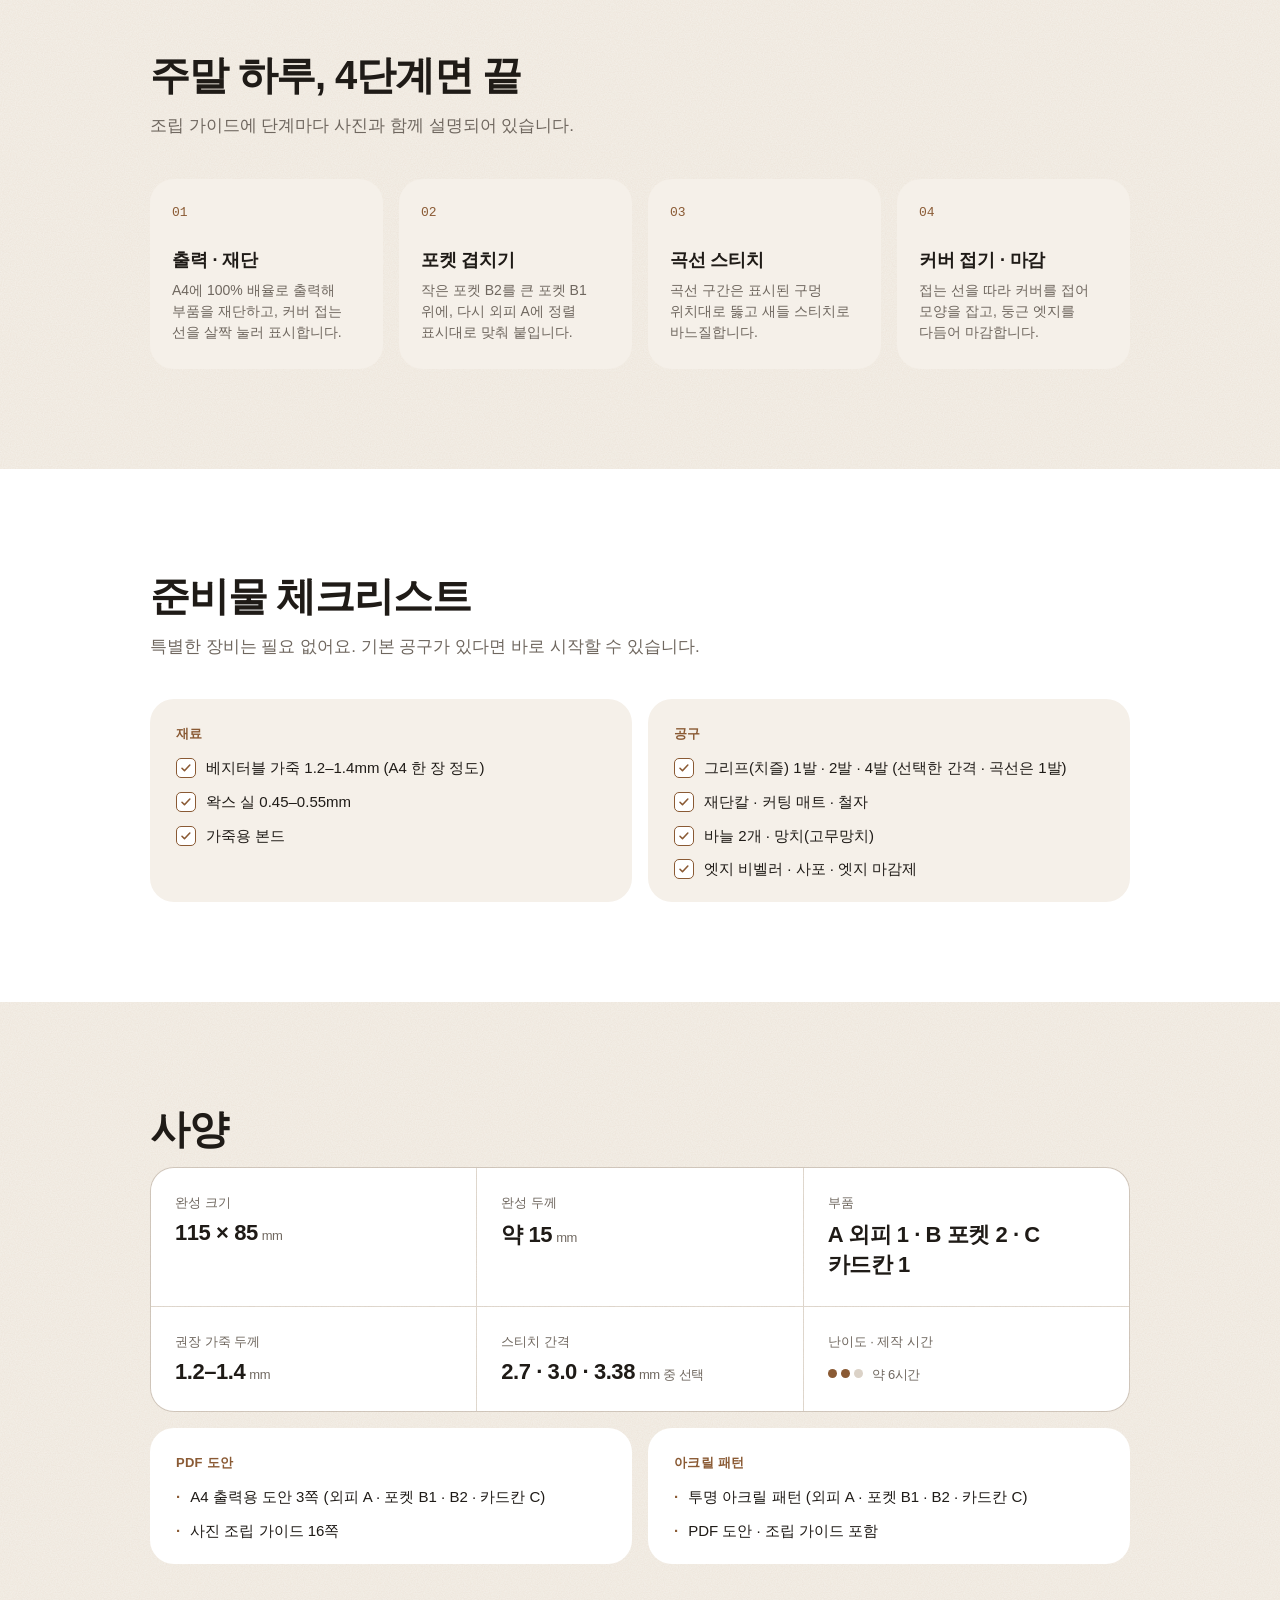
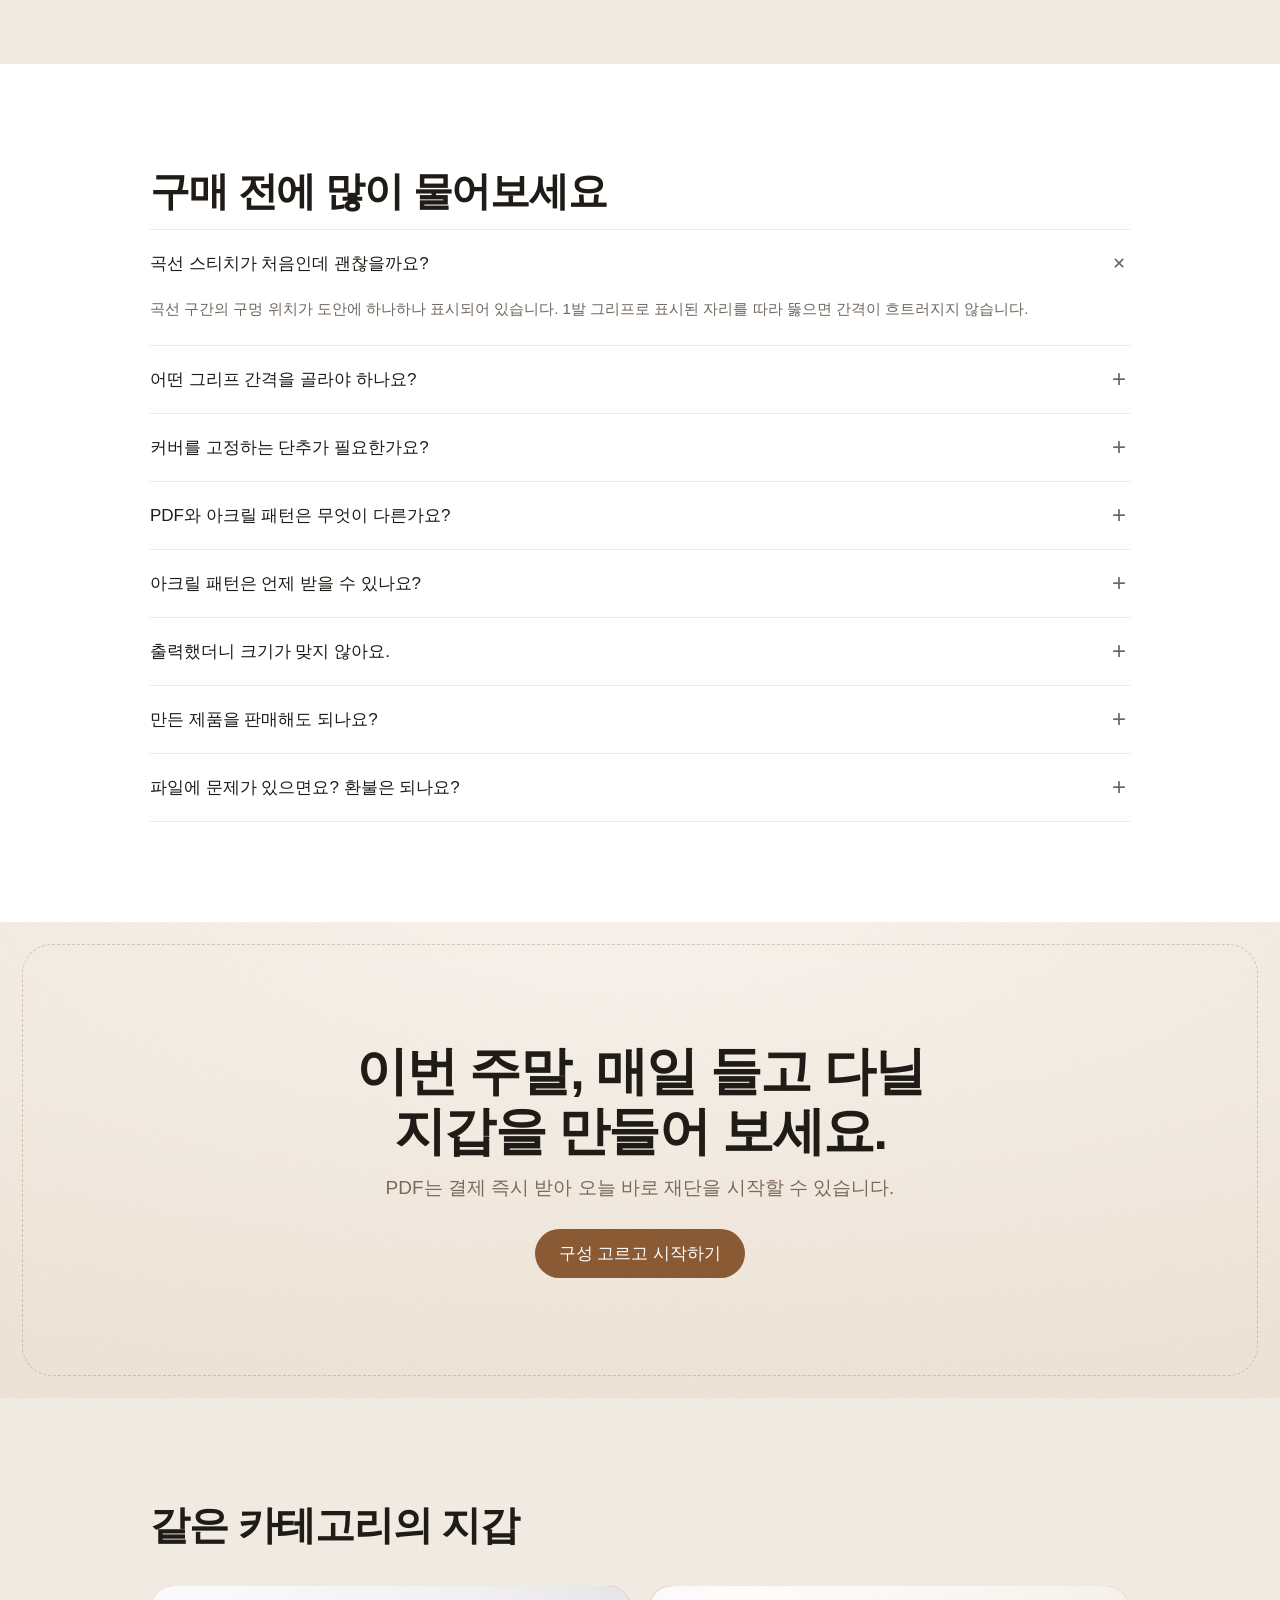
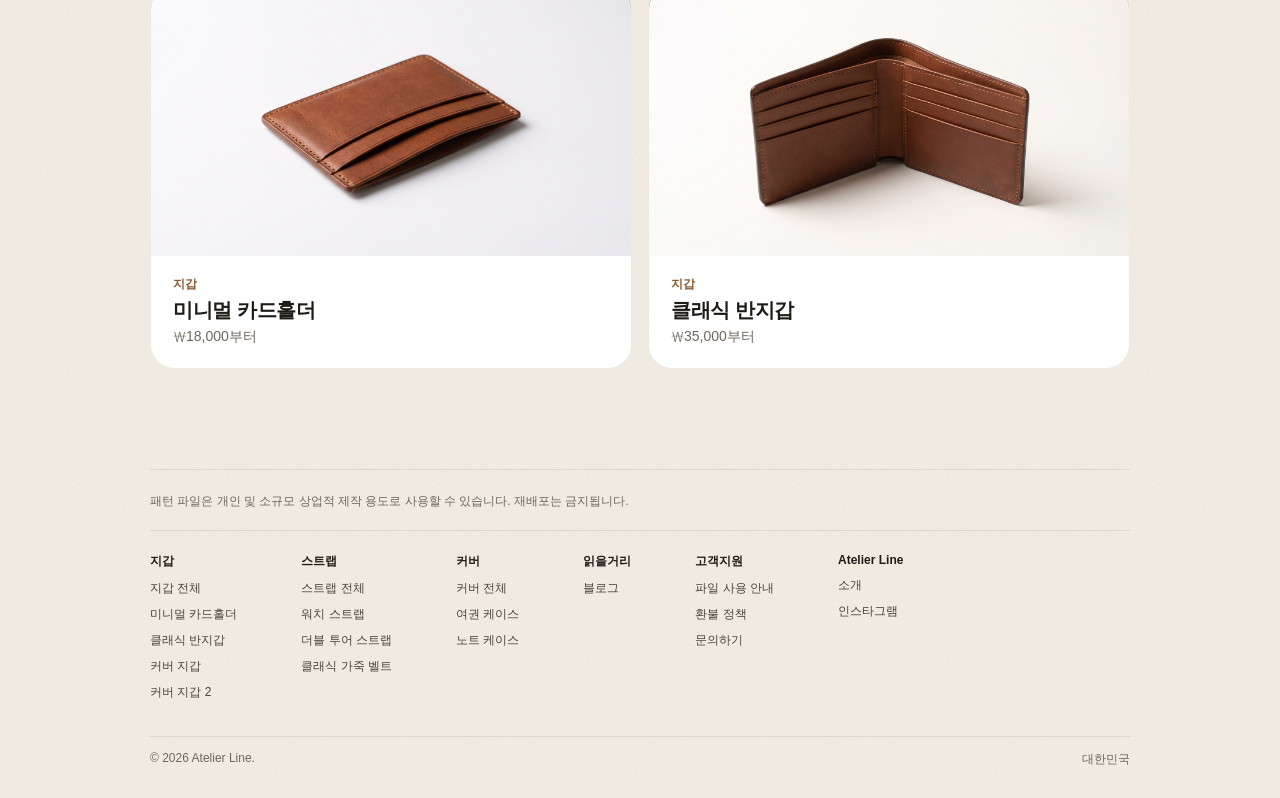
<file: flap-wallet.html>
<!DOCTYPE html>
<html lang="ko"><head>
<meta charset="UTF-8">
<meta name="robots" content="noindex, nofollow">
<meta name="viewport" content="width=device-width, initial-scale=1, viewport-fit=cover">
<title>커버 지갑 — Atelier Line</title>
<script>document.documentElement.classList.add('js');</script>
<link rel="stylesheet" href="assets/detail.css">
<link rel="stylesheet" href="assets/product.css">
</head>
<body>

<svg width="0" height="0" style="position:absolute" aria-hidden="true">
  <defs>
    <filter id="grain" x="0" y="0" width="100%" height="100%">
      <feTurbulence type="fractalNoise" baseFrequency="1.1" numOctaves="3" stitchTiles="stitch"></feTurbulence>
      <feColorMatrix type="saturate" values="0"></feColorMatrix>
      <feComponentTransfer><feFuncA type="table" tableValues="0 .55"></feFuncA></feComponentTransfer>
    </filter>
    <marker id="tick" viewBox="0 0 10 10" refX="5" refY="5" markerWidth="6" markerHeight="6" orient="auto">
      <path d="M5 0 V10" stroke="currentColor" stroke-width="1.4"></path>
    </marker>
    <symbol id="check" viewBox="0 0 20 20"><circle cx="10" cy="10" r="8.5" fill="none" stroke="currentColor" stroke-width="1.5"></circle><path d="M6.5 10.2l2.4 2.4 4.6-5" fill="none" stroke="currentColor" stroke-width="1.6" stroke-linecap="round" stroke-linejoin="round"></path></symbol>
  </defs>
</svg>

<nav class="global">
  <div class="wrap">
    <a class="brand" href="index.html">
      <svg viewBox="0 0 20 20" fill="none" stroke="currentColor" stroke-width="1.6"><rect x="3" y="3" width="14" height="14" rx="3.5"></rect><path d="M6.5 10h7" stroke-dasharray="1.6 1.6"></path></svg>
      Atelier Line
    </a>
    <div class="navlinks">
      <a href="wallet.html" aria-current="page">지갑</a>
      <a href="strap.html">스트랩</a>
      <a href="cover.html">커버</a>
      <a href="blog/">블로그</a>
    </div>
  </div>
</nav>

<div class="subnav">
  <div class="wrap">
    <div class="name" data-edit="flap-wallet.name">커버 지갑</div>
    <div class="links">
      <a href="#guide">도안 구성</a>
      <a href="#steps">제작 과정</a>
      <a href="#tools">준비물</a>
      <a href="#faq">FAQ</a>
      <a href="#buy" class="buy-sm">구매하기</a>
    </div>
  </div>
</div>

<main class="ch">
<section class="pd-hero">
  <div class="wrap">
    <div class="crumb"><a href="index.html">패턴</a><span>›</span><a href="wallet.html">지갑</a><span>›</span>커버 지갑</div>
    <div class="pd-grid">
      <div class="pd-visual">
        <div class="ch-gallery reveal">
          <figure class="ch-shot is-on" data-img="flap-wallet-real-1"><img class="photo" src="assets/uploads/flap2-real-3.jpg" alt="커버 지갑 · 여러 색상으로 만든 모습"></figure>
          <figure class="ch-shot" data-img="flap-wallet-real-2"><img class="photo" src="assets/uploads/flap2-real-1.jpg" alt="커버 지갑 · 버건디 레드" loading="lazy"></figure>
          <figure class="ch-shot" data-img="flap-wallet-real-3"><img class="photo" src="assets/uploads/flap2-real-2.jpg" alt="커버 지갑 · 블랙, 펼친 모습" loading="lazy"></figure>
          <p class="ch-badge">실제 완성작</p>
        </div>
        <div class="ch-thumbs" aria-label="사진 고르기"></div>
      </div>

      <div class="buybox" id="buy">
        <span class="tag reveal">데일리 추천 · 중급</span>
        <h1 class="reveal d1" data-edit="flap-wallet.name">커버 지갑</h1>
        <p class="sub reveal d2">둥근 커버가 카드와 지폐를 한 번에 덮어 주는 데일리 지갑. 곡선 구간까지 바느질 구멍이 표시되어 있어, 처음 곡선을 스티치해도 라인이 반듯하게 나옵니다.</p>
        <ul class="ch-facts reveal d2">
          <li><p class="fx-b">약 6시간</p><p class="fx-s">제작 시간</p></li>
          <li><p class="fx-b">곡선도 반듯</p><p class="fx-s">구멍 위치 표시</p></li>
          <li><p class="fx-b">부품 4개</p><p class="fx-s">외피 · 포켓 2 · 카드칸</p></li>
          <li><p class="fx-b">카드 6–8장</p><p class="fx-s">지폐 수납</p></li>
        </ul>
        <div class="reveal d3">
          <div class="price-now" data-price="">₩28,000<small>VAT 포함</small></div>
          <div class="opt-title">구성 선택</div>
          <div class="options">
            <label class="opt">
              <input type="radio" name="opt" value="28000" data-kind="pdf" checked="">
              <div><div class="t">PDF 도안</div><div class="d">A4로 출력 · 결제 즉시 다운로드</div></div>
              <div class="p">₩28,000</div>
            </label>
            <label class="opt">
              <input type="radio" name="opt" value="49000" data-kind="acrylic">
              <div><div class="t">아크릴 패턴 <span class="ch-pick">반복 제작 추천</span></div><div class="d">투명 아크릴 실물 패턴 · PDF 도안 포함 · 영업일 5일 내 발송</div></div>
              <div class="p">₩49,000</div>
            </label>
          </div>
          <div class="opt-title">그리프 간격 <span class="opt-help">가지고 계신 그리프에 맞춰 고르세요</span></div>
          <div class="gaps">
            <label class="gap"><input type="radio" name="gap" value="2.7"><div class="t">2.7mm</div><div class="d">촘촘하고 섬세한 마감</div></label>
            <label class="gap"><input type="radio" name="gap" value="3.0"><div class="t">3.0mm</div><div class="d">균형 잡힌 기본 간격</div></label>
            <label class="gap"><input type="radio" name="gap" value="3.38" checked=""><div class="t">3.38mm</div><div class="d">가장 많이 쓰는 표준</div></label>
          </div>
          <a href="#" class="btn btn-primary btn-block" data-buy="">₩28,000 · 지금 바로 받기</a>
          <p class="ch-sel" data-noedit="" aria-live="polite"></p>
          <p class="ch-value">한 번 구매하면 몇 개든 계속 만들 수 있어요. 만든 제품은 판매해도 됩니다.</p>
          <ul class="includes">
            <li><svg><use href="#check"></use></svg><span class="tx">PDF는 결제 즉시 다운로드 · 무제한 재다운로드</span></li>
            <li><svg><use href="#check"></use></svg><span class="tx">사진으로 따라 하는 조립 가이드 (16쪽)</span></li>
            <li><svg><use href="#check"></use></svg><span class="tx">집 프린터(A4)로 출력 · 10mm 확인 눈금 포함</span></li>
            <li><svg><use href="#check"></use></svg><span class="tx">파일이나 치수에 문제가 있으면 끝까지 해결해 드립니다</span></li>
          </ul>
        </div>
      </div>
    </div>
  </div>
</section>

<section class="section reviews" id="reviews">
  <div class="wrap">
    <h2 class="reveal">직접 만든 분들의 후기</h2>
    <p class="lead reveal d1">이 도안으로 직접 완성해 본 분들의 이야기입니다.</p>
    <div class="rv-grid">
      <article class="rv-card reveal">
        <div class="rv-photo" data-img="review-flap-wallet-1"></div>
        <div class="rv-body">
          <p class="rv-stars">5</p>
          <p class="rv-quote">여기에 실제 후기를 입력하세요.</p>
          <p class="rv-who">작성자 이름 · 가죽공예 경력</p>
          <div class="rv-tags"><p class="rv-badge">구매 확인</p><p class="rv-meta">PDF 도안 구매</p></div>
        </div>
      </article>
      <article class="rv-card reveal d1">
        <div class="rv-photo" data-img="review-flap-wallet-2"></div>
        <div class="rv-body">
          <p class="rv-stars">5</p>
          <p class="rv-quote">여기에 실제 후기를 입력하세요.</p>
          <p class="rv-who">작성자 이름 · 가죽공예 경력</p>
          <div class="rv-tags"><p class="rv-badge">구매 확인</p><p class="rv-meta">PDF 도안 구매</p></div>
        </div>
      </article>
      <article class="rv-card reveal d2">
        <div class="rv-photo" data-img="review-flap-wallet-3"></div>
        <div class="rv-body">
          <p class="rv-stars">5</p>
          <p class="rv-quote">여기에 실제 후기를 입력하세요.</p>
          <p class="rv-who">작성자 이름 · 가죽공예 경력</p>
          <div class="rv-tags"><p class="rv-badge">구매 확인</p><p class="rv-meta">PDF 도안 구매</p></div>
        </div>
      </article>
      <article class="rv-card reveal">
        <div class="rv-photo" data-img="review-flap-wallet-4"></div>
        <div class="rv-body">
          <p class="rv-stars">5</p>
          <p class="rv-quote">여기에 실제 후기를 입력하세요.</p>
          <p class="rv-who">작성자 이름 · 가죽공예 경력</p>
          <div class="rv-tags"><p class="rv-badge">구매 확인</p><p class="rv-meta">PDF 도안 구매</p></div>
        </div>
      </article>
      <article class="rv-card reveal d1">
        <div class="rv-photo" data-img="review-flap-wallet-5"></div>
        <div class="rv-body">
          <p class="rv-stars">5</p>
          <p class="rv-quote">여기에 실제 후기를 입력하세요.</p>
          <p class="rv-who">작성자 이름 · 가죽공예 경력</p>
          <div class="rv-tags"><p class="rv-badge">구매 확인</p><p class="rv-meta">PDF 도안 구매</p></div>
        </div>
      </article>
      <article class="rv-card reveal d2">
        <div class="rv-photo" data-img="review-flap-wallet-6"></div>
        <div class="rv-body">
          <p class="rv-stars">5</p>
          <p class="rv-quote">여기에 실제 후기를 입력하세요.</p>
          <p class="rv-who">작성자 이름 · 가죽공예 경력</p>
          <div class="rv-tags"><p class="rv-badge">구매 확인</p><p class="rv-meta">PDF 도안 구매</p></div>
        </div>
      </article>
    </div>
    <div class="rv-ask reveal">
      <span class="rv-ask-ico"><svg viewBox="0 0 32 32" fill="none" stroke="currentColor" stroke-width="1.6" stroke-linecap="round" stroke-linejoin="round" aria-hidden="true"><path d="M6 25.5V21L20.5 6.5a2.1 2.1 0 0 1 3 0l1.9 1.9a2.1 2.1 0 0 1 0 3L11 25.5z"/><path d="M18 9l4.9 4.9"/><path d="M15 25.5h11"/></svg></span>
      <div class="rv-ask-txt"><p class="rv-ask-t">이 도안으로 완성하셨나요?</p><p class="rv-ask-d">완성작 사진과 함께 후기를 남겨 주시면, 확인 후 이 페이지에 소개해 드립니다.</p></div>
      <a class="btn btn-primary rv-ask-btn" data-contact="review" href="#">후기 남기기</a>
    </div>
    <p class="rv-note">패턴을 무료로 제공받아 작성한 후기는 각 후기에 따로 표시합니다.</p>
    <p class="rv-edit-hint" data-noedit="">후기 글을 채운 카드만 공개 페이지에 보입니다. 별점은 1~5 숫자로 입력하세요(4.5처럼 반 개도 됩니다). 표시는 '구매 확인' 또는 '도안 무료 제공'으로 적어 주세요. 사진은 선택이며, 후기가 3개 이상이면 평균 별점이 자동으로 표시됩니다.</p>
  </div>
</section>

<section class="section soft">
  <div class="wrap">
    <h2 class="reveal">이런 분께 딱 맞아요</h2>
    <p class="lead reveal d1">처음 도전하는 사람도, 여러 개 만들어 파는 사람도 쓰기 좋게 설계했습니다.</p>
    <div class="ch-fit">
      <div class="ch-fit-card reveal"><div class="ch-fit-head"><span class="ch-fit-ico"><svg viewBox="0 0 32 32" fill="none" stroke="currentColor" stroke-width="1.6" stroke-linecap="round" stroke-linejoin="round" aria-hidden="true"><path d="M5 27v-8C5 11.3 11.3 5 19 5h8"/><path d="M10 27v-8c0-5 4-9 9-9h8" stroke-dasharray="2.4 2.6"/></svg></span><p class="ch-fit-k">곡선 첫 도전</p></div><h3>곡선 스티치가 두려웠다면</h3><p>곡선 구간의 구멍 위치가 하나하나 찍혀 있어 따라 뚫기만 하면 됩니다.</p></div>
      <div class="ch-fit-card reveal d1"><div class="ch-fit-head"><span class="ch-fit-ico"><svg viewBox="0 0 32 32" fill="none" stroke="currentColor" stroke-width="1.6" stroke-linecap="round" stroke-linejoin="round" aria-hidden="true"><rect x="5" y="7" width="22" height="20" rx="3"/><path d="M5 13h22M11 4.5v5M21 4.5v5"/><path d="M12 20l3 3 5.5-6"/></svg></span><p class="ch-fit-k">데일리</p></div><h3>매일 들고 다닐 지갑이 필요하다면</h3><p>주머니에 쏙 들어가는 크기에 커버가 내용물을 덮어 줘 깔끔하게 쓸 수 있어요.</p></div>
      <div class="ch-fit-card reveal d2"><div class="ch-fit-head"><span class="ch-fit-ico"><svg viewBox="0 0 32 32" fill="none" stroke="currentColor" stroke-width="1.6" stroke-linecap="round" stroke-linejoin="round" aria-hidden="true"><path d="M17 4.5h8.5a2 2 0 0 1 2 2V15L15.4 27.1a2 2 0 0 1-2.8 0l-7.7-7.7a2 2 0 0 1 0-2.8z"/><circle cx="21.8" cy="10.2" r="2"/></svg></span><p class="ch-fit-k">판매</p></div><h3>눈에 띄는 디자인을 팔고 싶다면</h3><p>겹겹이 쌓인 둥근 실루엣이라 진열했을 때 시선을 끕니다.</p></div>
    </div>
  </div>
</section>

<section class="section" id="guide">
  <div class="wrap">
    <h2 class="reveal">도안에 다 들어 있습니다</h2>
    <p class="lead reveal d1">곡선이 겹치는 지갑일수록 도안이 정확해야 합니다. 어려운 부분은 모두 도안 위에 표시해 두었어요.</p>
    <div class="ch-anno">
      <figure class="ch-sheet reveal">
        <div class="sheet-head"><span>ATELIER LINE</span><span>커버 지갑 · A4 1/3</span></div>
        <svg viewBox="0 0 210 230" fill="none" aria-label="A4로 출력한 커버 지갑 도안"><g stroke="#b9b9be" stroke-width=".5"><path d="M6 10 H14 M10 6 V14"></path><path d="M196 10 H204 M200 6 V14"></path><path d="M6 222 H14 M10 218 V226"></path><path d="M196 222 H204 M200 218 V226"></path></g><g class="dim" stroke="#8a5a34" stroke-width=".6" style="color:#8a5a34"><path d="M25 22 H105" marker-start="url(#tick)" marker-end="url(#tick)"></path><text x="65" y="18" text-anchor="middle" font-size="7" fill="#8a5a34" stroke="none">120.0</text></g><path d="M25 30 H105 V150 Q105 172 83 172 H47 Q25 172 25 150 Z" stroke="#1f1b17" stroke-width="1.1"></path><path d="M29 34 V150 Q29 168 47 168 H83 Q101 168 101 150 V34" stroke="#8a5a34" stroke-width=".8" stroke-dasharray="1 2.4" stroke-linecap="round"></path><g stroke="#8a5a34" stroke-width=".6" stroke-dasharray="6 2.5 1.2 2.5"><path d="M20 72 H110"></path><path d="M20 112 H110"></path></g><text class="lbl" x="40" y="70" font-size="5" fill="#8a5a34">접는 선</text><text class="lbl" x="25" y="184" font-size="6" fill="#6f675f">A · 외피 + 커버</text><path d="M120 30 H190 V60 Q190 76 174 76 H136 Q120 76 120 60 Z" stroke="#1f1b17" stroke-width="1.1"></path><path d="M124 34 V60 Q124 72 136 72 H174 Q186 72 186 60 V34" stroke="#8a5a34" stroke-width=".8" stroke-dasharray="1 2.4" stroke-linecap="round"></path><path d="M120 90 H190 V110 Q190 124 176 124 H134 Q120 124 120 110 Z" stroke="#1f1b17" stroke-width="1.1"></path><path d="M124 94 V110 Q124 120 134 120 H176 Q186 120 186 110 V94" stroke="#8a5a34" stroke-width=".8" stroke-dasharray="1 2.4" stroke-linecap="round"></path><g stroke="#8a5a34" stroke-width=".7"><path d="M155 26 V32"></path><path d="M155 86 V92"></path></g><text class="lbl" x="120" y="135" font-size="6" fill="#6f675f">B1 · B2 · 앞 포켓</text><rect x="120" y="145" width="70" height="30" rx="2" stroke="#1f1b17" stroke-width="1.1"></rect><text class="lbl" x="120" y="184" font-size="6" fill="#6f675f">C · 카드칸</text><rect x="150" y="190" width="30" height="30" stroke="#1f1b17" stroke-width=".8"></rect><text class="lbl" x="165" y="207" text-anchor="middle" font-size="5.5" fill="#1f1b17">10mm</text><g class="mk"><circle cx="105" cy="135" r="6.2" fill="#8a5a34"></circle><text x="105" y="137.4" text-anchor="middle" font-size="7" font-weight="700" fill="#fff">1</text></g><g class="mk"><circle cx="38" cy="160" r="6.2" fill="#8a5a34"></circle><text x="38" y="162.4" text-anchor="middle" font-size="7" font-weight="700" fill="#fff">2</text></g><g class="mk"><circle cx="16" cy="72" r="6.2" fill="#8a5a34"></circle><text x="16" y="74.4" text-anchor="middle" font-size="7" font-weight="700" fill="#fff">3</text></g><g class="mk"><circle cx="160" cy="26" r="6.2" fill="#8a5a34"></circle><text x="160" y="28.4" text-anchor="middle" font-size="7" font-weight="700" fill="#fff">4</text></g><g class="mk"><circle cx="147" cy="190" r="6.2" fill="#8a5a34"></circle><text x="147" y="192.4" text-anchor="middle" font-size="7" font-weight="700" fill="#fff">5</text></g></svg>
      </figure>
      <ol class="ch-points">
        <li class="reveal"><h3>재단선</h3><p>굵은 실선을 따라 자르면 됩니다. 둥근 모서리도 도안 그대로 따라가면 돼요.</p></li>
        <li class="reveal d1"><h3>곡선 그리프 위치</h3><p>곡선 구간은 구멍 자리가 하나씩 찍혀 있어 간격이 흐트러지지 않습니다.</p></li>
        <li class="reveal d2"><h3>접는 선</h3><p>두 개의 접는 선을 따라 접으면 커버가 포켓을 정확히 덮습니다.</p></li>
        <li class="reveal"><h3>포켓 정렬 표시</h3><p>작은 눈금끼리 맞추면 겹치는 포켓이 가운데로 정확히 자리 잡아요.</p></li>
        <li class="reveal d1"><h3>10mm 확인 눈금</h3><p>출력 후 이 칸을 자로 재 보세요. 10mm면 크기가 정확합니다.</p></li>
      </ol>
    </div>
  </div>
</section>

<section class="section soft" id="steps">
  <div class="wrap">
    <h2 class="reveal">주말 하루, 4단계면 끝</h2>
    <p class="lead reveal d1">조립 가이드에 단계마다 사진과 함께 설명되어 있습니다.</p>
    <div class="steps">
      <div class="step reveal"><h3>출력 · 재단</h3><p>A4에 100% 배율로 출력해 부품을 재단하고, 커버 접는 선을 살짝 눌러 표시합니다.</p></div>
      <div class="step reveal d1"><h3>포켓 겹치기</h3><p>작은 포켓 B2를 큰 포켓 B1 위에, 다시 외피 A에 정렬 표시대로 맞춰 붙입니다.</p></div>
      <div class="step reveal d2"><h3>곡선 스티치</h3><p>곡선 구간은 표시된 구멍 위치대로 뚫고 새들 스티치로 바느질합니다.</p></div>
      <div class="step reveal d3"><h3>커버 접기 · 마감</h3><p>접는 선을 따라 커버를 접어 모양을 잡고, 둥근 엣지를 다듬어 마감합니다.</p></div>
    </div>
  </div>
</section>

<section class="section" id="tools">
  <div class="wrap">
    <h2 class="reveal">준비물 체크리스트</h2>
    <p class="lead reveal d1">특별한 장비는 필요 없어요. 기본 공구가 있다면 바로 시작할 수 있습니다.</p>
    <div class="ch-tools reveal">
      <div class="ch-tool-col">
        <p class="ch-tool-h">재료</p>
        <ul>
          <li><span class="tx">베지터블 가죽 1.2–1.4mm (A4 한 장 정도)</span></li>
          <li><span class="tx">왁스 실 0.45–0.55mm</span></li>
          <li><span class="tx">가죽용 본드</span></li>
        </ul>
      </div>
      <div class="ch-tool-col">
        <p class="ch-tool-h">공구</p>
        <ul>
          <li><span class="tx">그리프(치즐) 1발 · 2발 · 4발 (선택한 간격 · 곡선은 1발)</span></li>
          <li><span class="tx">재단칼 · 커팅 매트 · 철자</span></li>
          <li><span class="tx">바늘 2개 · 망치(고무망치)</span></li>
          <li><span class="tx">엣지 비벨러 · 사포 · 엣지 마감제</span></li>
        </ul>
      </div>
    </div>
  </div>
</section>

<section class="section soft" id="specs">
  <div class="wrap">
    <h2 class="reveal">사양</h2>
    <div class="spec-grid reveal">
      <div class="spec"><div class="k">완성 크기</div><div class="v">115 × 85<small>mm</small></div></div>
      <div class="spec"><div class="k">완성 두께</div><div class="v">약 15<small>mm</small></div></div>
      <div class="spec"><div class="k">부품</div><div class="v">A 외피 1 · B 포켓 2 · C 카드칸 1</div></div>
      <div class="spec"><div class="k">권장 가죽 두께</div><div class="v">1.2–1.4<small>mm</small></div></div>
      <div class="spec"><div class="k">스티치 간격</div><div class="v">2.7 · 3.0 · 3.38<small>mm 중 선택</small></div></div>
      <div class="spec"><div class="k">난이도 · 제작 시간</div><div class="v"><span class="dots"><i class="on"></i><i class="on"></i><i></i></span> <small>약 6시간</small></div></div>
    </div>
    <div class="ch-pack reveal">
      <div class="ch-pack-col">
        <p class="ch-pack-h">PDF 도안</p>
        <ul>
          <li><span class="tx">A4 출력용 도안 3쪽 (외피 A · 포켓 B1 · B2 · 카드칸 C)</span></li>
          <li><span class="tx">사진 조립 가이드 16쪽</span></li>
        </ul>
      </div>
      <div class="ch-pack-col">
        <p class="ch-pack-h">아크릴 패턴</p>
        <ul>
          <li><span class="tx">투명 아크릴 패턴 (외피 A · 포켓 B1 · B2 · 카드칸 C)</span></li>
          <li><span class="tx">PDF 도안 · 조립 가이드 포함</span></li>
        </ul>
      </div>
    </div>
  </div>
</section>

<section class="section" id="faq">
  <div class="wrap">
    <h2 class="reveal">구매 전에 많이 물어보세요</h2>
    <div class="faq reveal">
      <details open=""><summary>곡선 스티치가 처음인데 괜찮을까요?</summary><p class="a">곡선 구간의 구멍 위치가 도안에 하나하나 표시되어 있습니다. 1발 그리프로 표시된 자리를 따라 뚫으면 간격이 흐트러지지 않습니다.</p></details>
      <details><summary>어떤 그리프 간격을 골라야 하나요?</summary><p class="a">가지고 계신 그리프(치즐)와 같은 간격을 고르세요. 그리프 날 끝 사이의 간격이 2.7mm · 3.0mm · 3.38mm 중 무엇인지 확인하면 됩니다. 간격이 다르면 맞물리는 면의 구멍 수가 달라지니, 꼭 같은 간격의 도안을 쓰세요. 처음이라 그리프가 없다면 가장 많이 쓰는 3.38mm를 권합니다.</p></details>
      <details><summary>커버를 고정하는 단추가 필요한가요?</summary><p class="a">기본 도안은 단추 없이 커버를 덮는 구조입니다. 스냅 단추를 달고 싶다면 커버 끝 중앙에 위치를 잡아 추가할 수 있습니다.</p></details>
      <details><summary>PDF와 아크릴 패턴은 무엇이 다른가요?</summary><p class="a">PDF는 결제 즉시 받아 집에서 출력해 쓰는 도안입니다. 아크릴 패턴은 투명하고 단단한 실물 패턴이라 종이처럼 닳지 않고, 가죽 위에 바로 대고 여러 번 마킹할 수 있어 반복 제작과 판매용 제작에 좋습니다. 아크릴 패턴에도 PDF 도안이 함께 제공됩니다.</p></details>
      <details><summary>아크릴 패턴은 언제 받을 수 있나요?</summary><p class="a">주문 후 영업일 기준 5일 안에 발송합니다. 5만 원 이상 구매하시면 배송비는 무료예요. 함께 드리는 PDF 도안은 결제 즉시 받을 수 있어, 아크릴 패턴이 도착하기 전에도 바로 시작할 수 있습니다.</p></details>
      <details><summary>출력했더니 크기가 맞지 않아요.</summary><p class="a">인쇄 설정에서 ‘실제 크기’ 또는 배율 100%를 선택해 주세요. 도안의 10mm 확인 눈금을 자로 재서 크기를 확인할 수 있습니다.</p></details>
      <details><summary>만든 제품을 판매해도 되나요?</summary><p class="a">네. 개인 및 소규모 상업 제작(공방, 플리마켓, 온라인 판매 등)에 사용할 수 있습니다. 패턴 자체의 재배포나 재판매만 금지됩니다.</p></details>
      <details><summary>파일에 문제가 있으면요? 환불은 되나요?</summary><p class="a">파일이 열리지 않거나 치수에 문제가 있다면 문의해 주세요. 끝까지 확인해 해결해 드립니다. 다만 PDF는 디지털 파일 특성상 다운로드 후 단순 변심 환불은 어렵습니다.</p></details>
    </div>
  </div>
</section>

<section class="ch-final">
  <div class="wrap">
    <h2 class="reveal">이번 주말, 매일 들고 다닐 지갑을 만들어 보세요.</h2>
    <p class="reveal d1">PDF는 결제 즉시 받아 오늘 바로 재단을 시작할 수 있습니다.</p>
    <div class="reveal d2"><a href="#buy" class="btn ch-final-btn">구성 고르고 시작하기</a></div>
  </div>
</section>

<section class="section soft">
  <div class="wrap">
    <h2 class="reveal" style="margin-bottom:32px">같은 카테고리의 지갑</h2>
    <div class="related">
      <a class="rel reveal" href="cardholder.html">
        <div class="visual v1" data-img="cardholder"><svg viewBox="0 0 300 170" fill="none"><g stroke="#fff" stroke-width="1.3"><rect x="40" y="38" width="130" height="94" rx="9"></rect><path d="M190 38 H218 A9 9 0 0 0 236 38 H262 V80 H190 Z"></path><path d="M190 90 H218 A9 9 0 0 0 236 90 H262 V132 H190 Z"></path></g></svg><img class="photo" src="assets/uploads/cardholder-1600.jpg" alt="미니멀 카드홀더"></div>
        <div class="body"><div class="e" data-edit="cardholder.category">지갑</div><div class="t" data-edit="cardholder.name">미니멀 카드홀더</div><div class="pr" data-edit="cardholder.from">₩18,000부터</div></div>
      </a>
      <a class="rel reveal d1" href="long-wallet.html">
        <div class="visual v3" data-img="long-wallet"><svg viewBox="0 0 300 170" fill="none"><rect x="30" y="35" width="240" height="100" rx="6" stroke="#fff" stroke-width="1.3"></rect><g stroke="#fff" stroke-opacity=".55" stroke-width=".7" stroke-dasharray="5 2 1 2"><path d="M110 28 V142"></path><path d="M190 28 V142"></path></g></svg><img class="photo" src="assets/uploads/bifold-wallet-1600.jpg" alt="클래식 반지갑"></div>
        <div class="body"><div class="e" data-edit="long-wallet.category">지갑</div><div class="t" data-edit="long-wallet.name">클래식 반지갑</div><div class="pr" data-edit="long-wallet.from">₩35,000부터</div></div>
      </a>
    </div>
  </div>
</section>
</main>

<div class="ch-bar" data-noedit="" aria-hidden="true">
  <div class="ch-bar-in">
    <div class="ch-bar-t"><span class="ch-bar-n">커버 지갑</span><span class="ch-bar-p">₩28,000</span></div>
    <a href="#" class="btn btn-primary ch-bar-btn" data-buy="" tabindex="-1">지금 바로 받기</a>
  </div>
</div>

<footer id="contact">
  <div class="wrap">
    <div class="fnote">패턴 파일은 개인 및 소규모 상업적 제작 용도로 사용할 수 있습니다. 재배포는 금지됩니다.</div>
    <div class="fcols">
      <div class="fcol"><h4>지갑</h4><a href="wallet.html">지갑 전체</a><a href="cardholder.html">미니멀 카드홀더</a><a href="long-wallet.html">클래식 반지갑</a><a href="flap-wallet.html">커버 지갑</a><a href="flap-wallet-2.html">커버 지갑 2</a></div>
      <div class="fcol"><h4>스트랩</h4><a href="strap.html">스트랩 전체</a><a href="shoulder-bag.html">워치 스트랩</a><a href="double-strap.html">더블 투어 스트랩</a><a href="belt.html">클래식 가죽 벨트</a></div>
      <div class="fcol"><h4>커버</h4><a href="cover.html">커버 전체</a><a href="passport.html">여권 케이스</a><a href="notebook.html">노트 케이스</a></div>
      <div class="fcol"><h4>읽을거리</h4><a href="blog/">블로그</a></div>
      <div class="fcol"><h4>고객지원</h4><a href="#">파일 사용 안내</a><a href="#">환불 정책</a><a href="#" data-contact="inquiry">문의하기</a></div>
      <div class="fcol"><h4>Atelier Line</h4><a href="#">소개</a><a href="#" data-contact="instagram">인스타그램</a></div>
    </div>
    <div class="fbottom"><span>© 2026 Atelier Line.</span><span>대한민국</span></div>
  </div>
</footer>

<div class="toast" role="status" aria-live="polite"></div>
<script src="assets/detail.js"></script>
<script src="assets/product.js"></script>






<script src="assets/contact.js"></script>
</body></html>
</file>
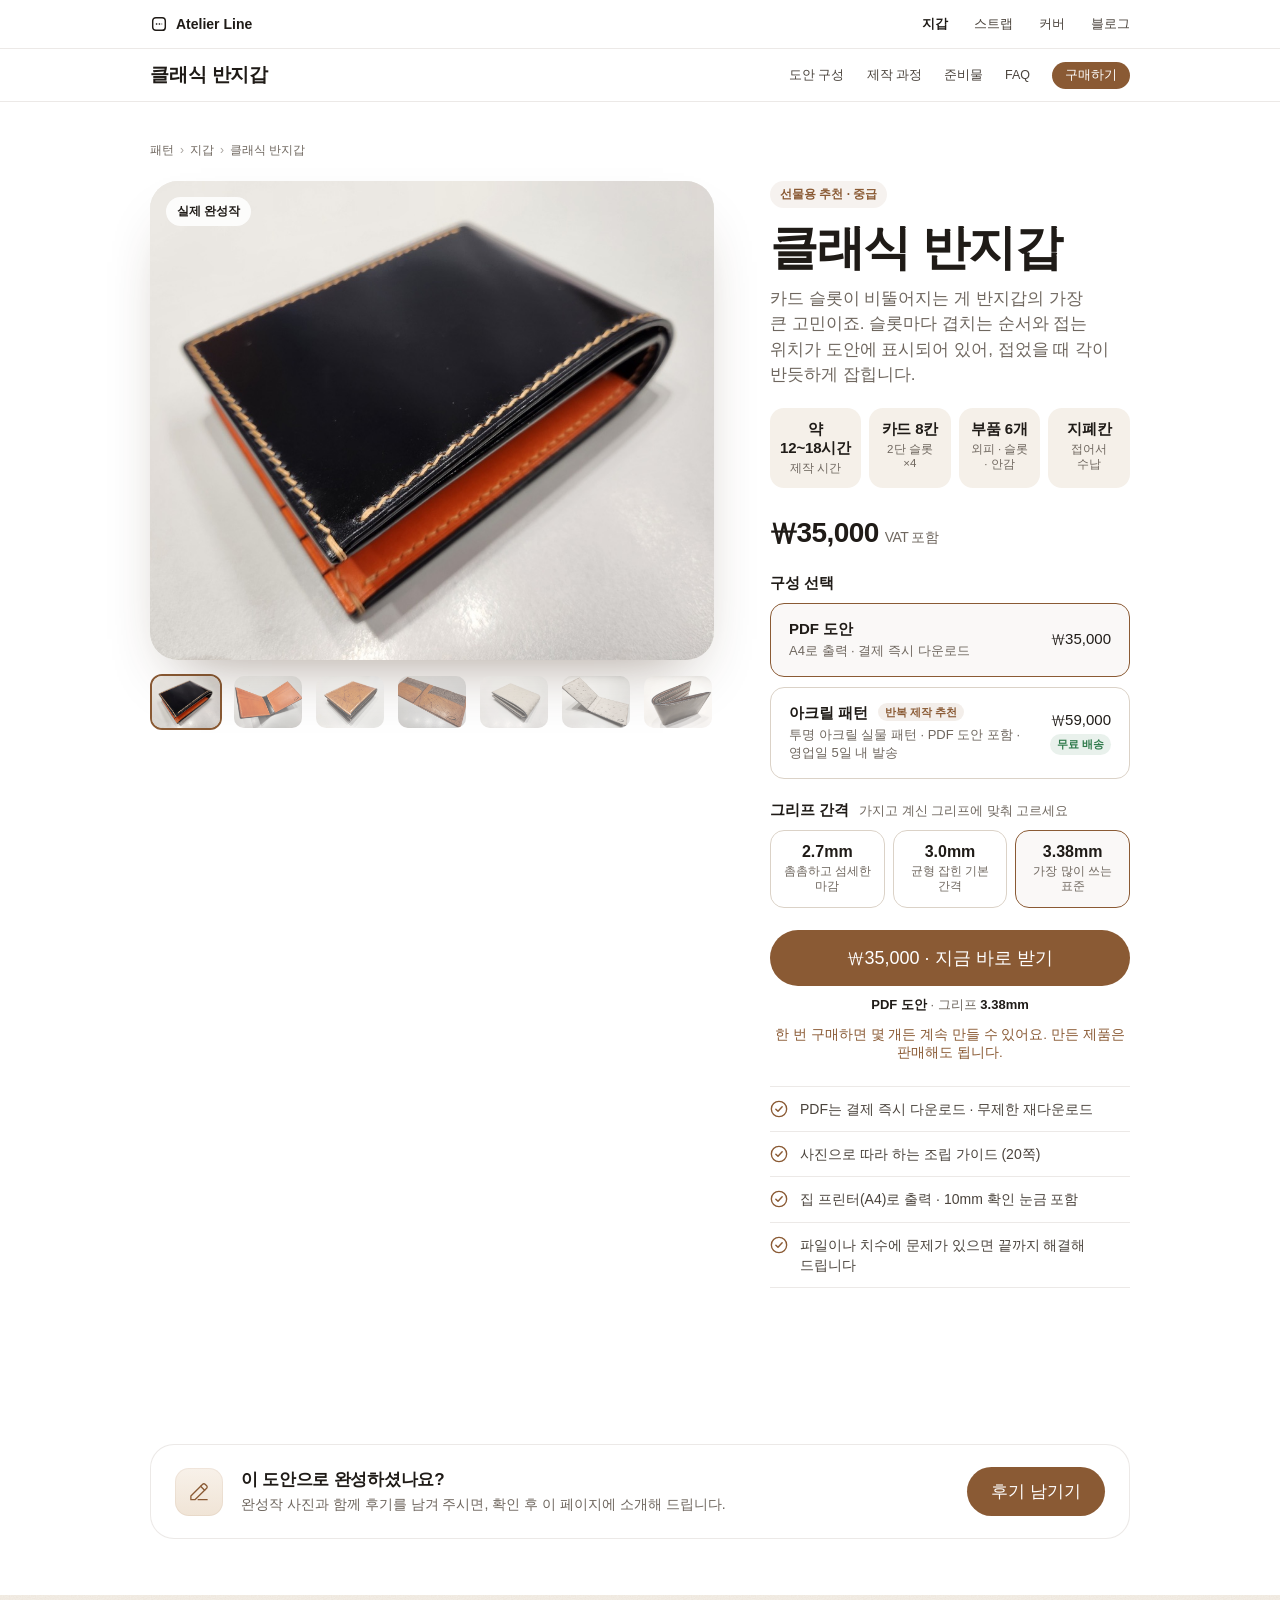
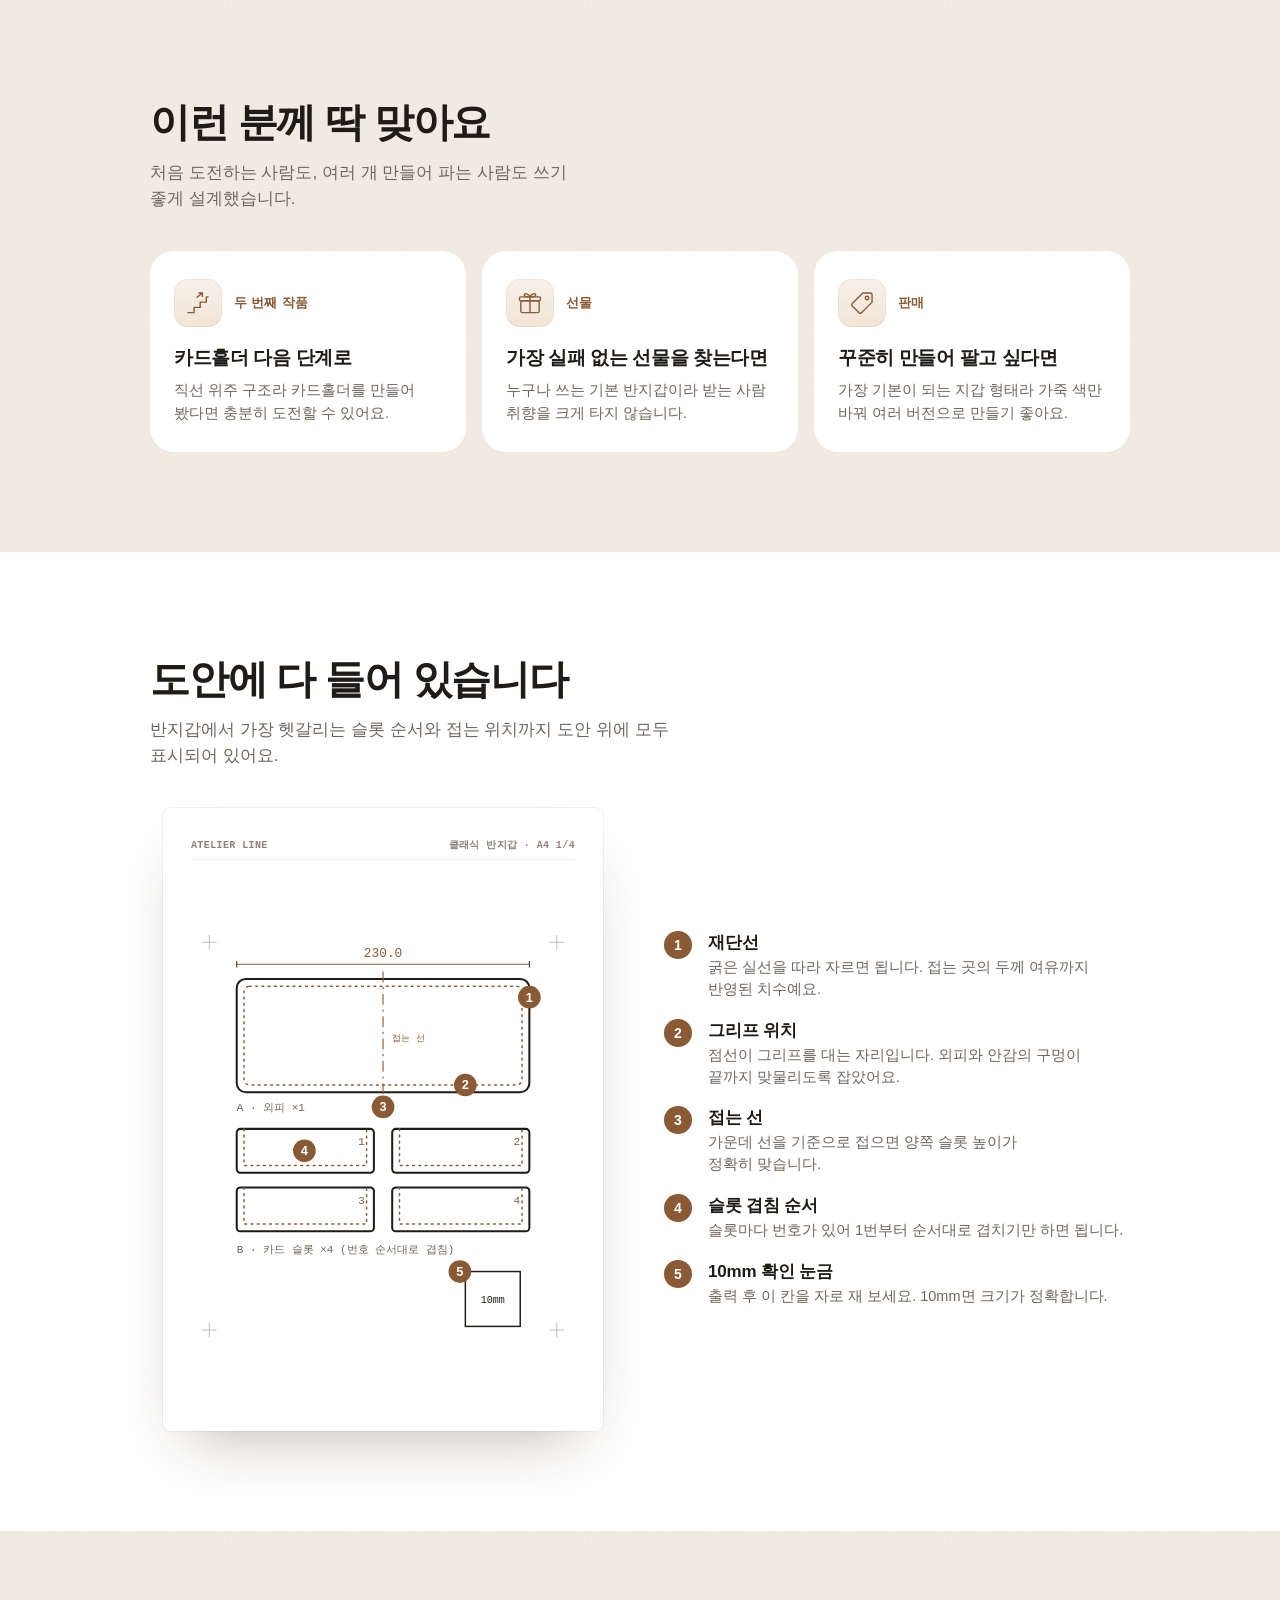
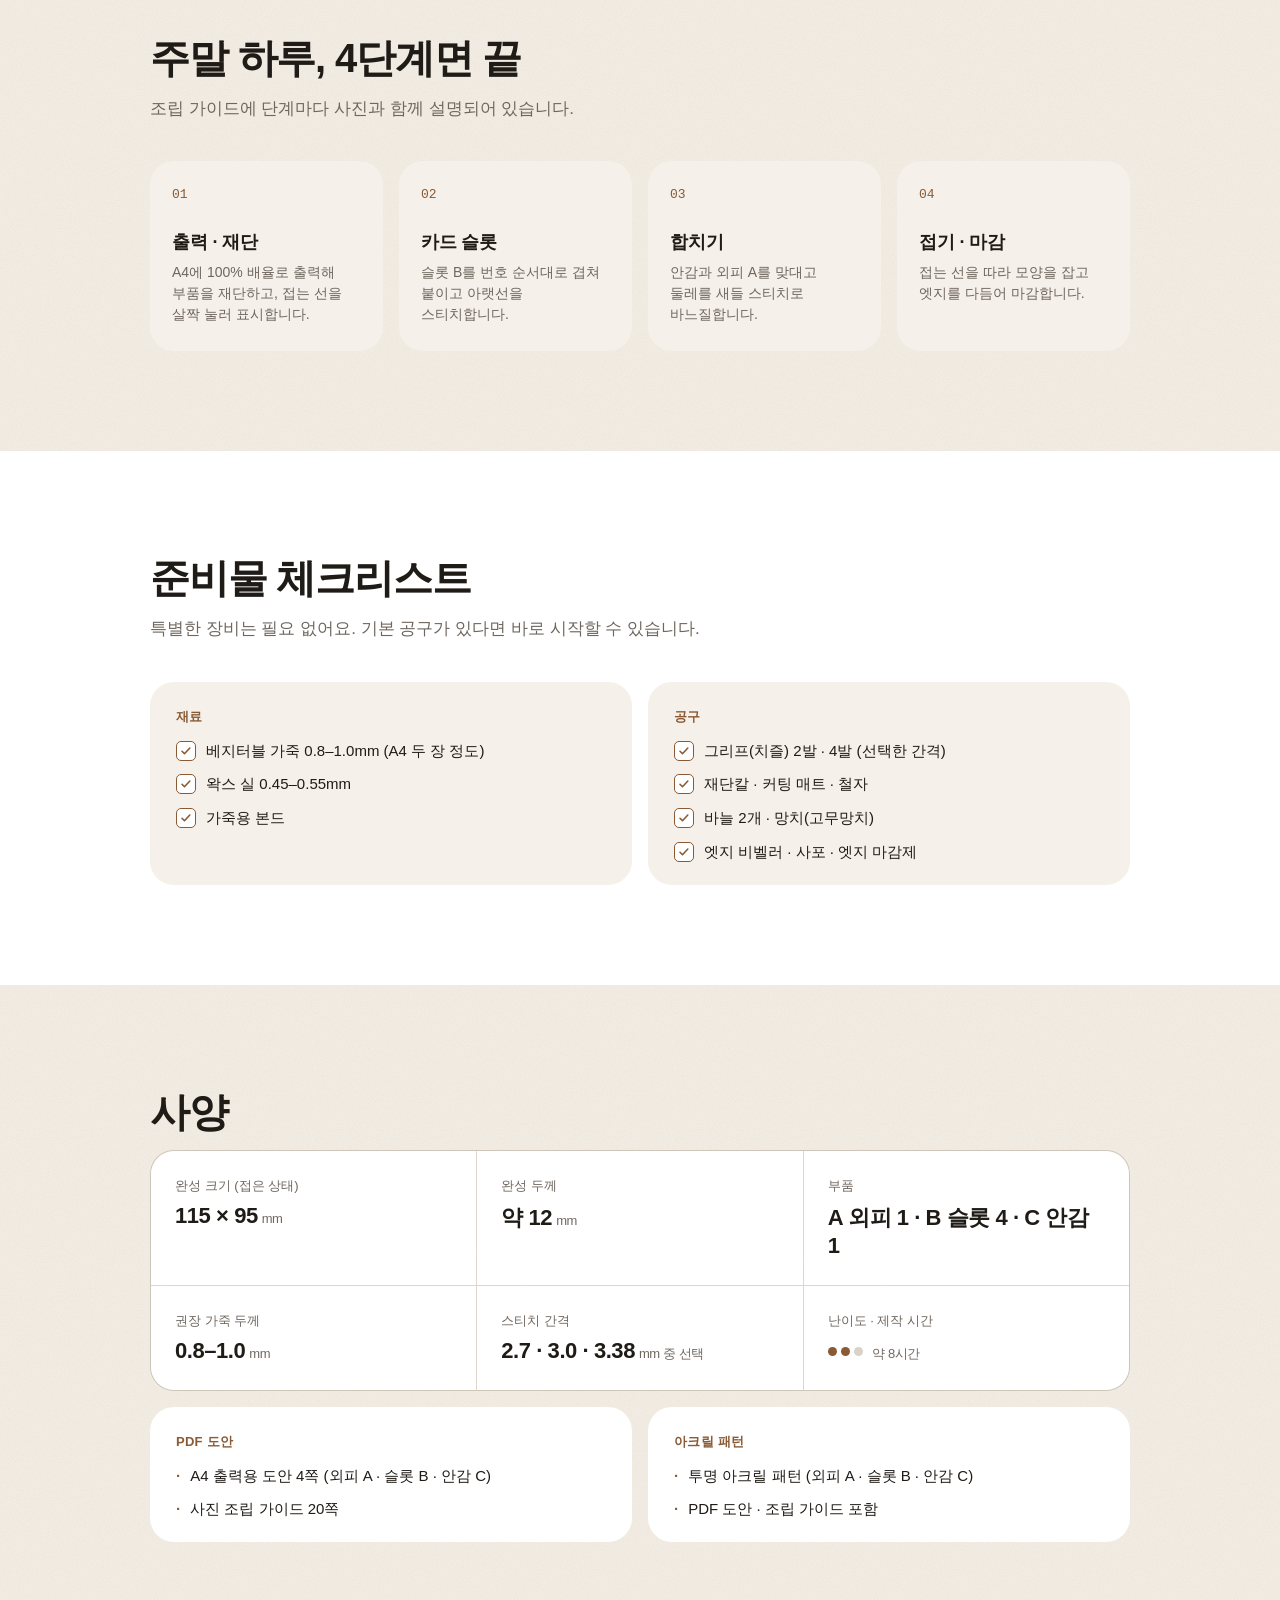
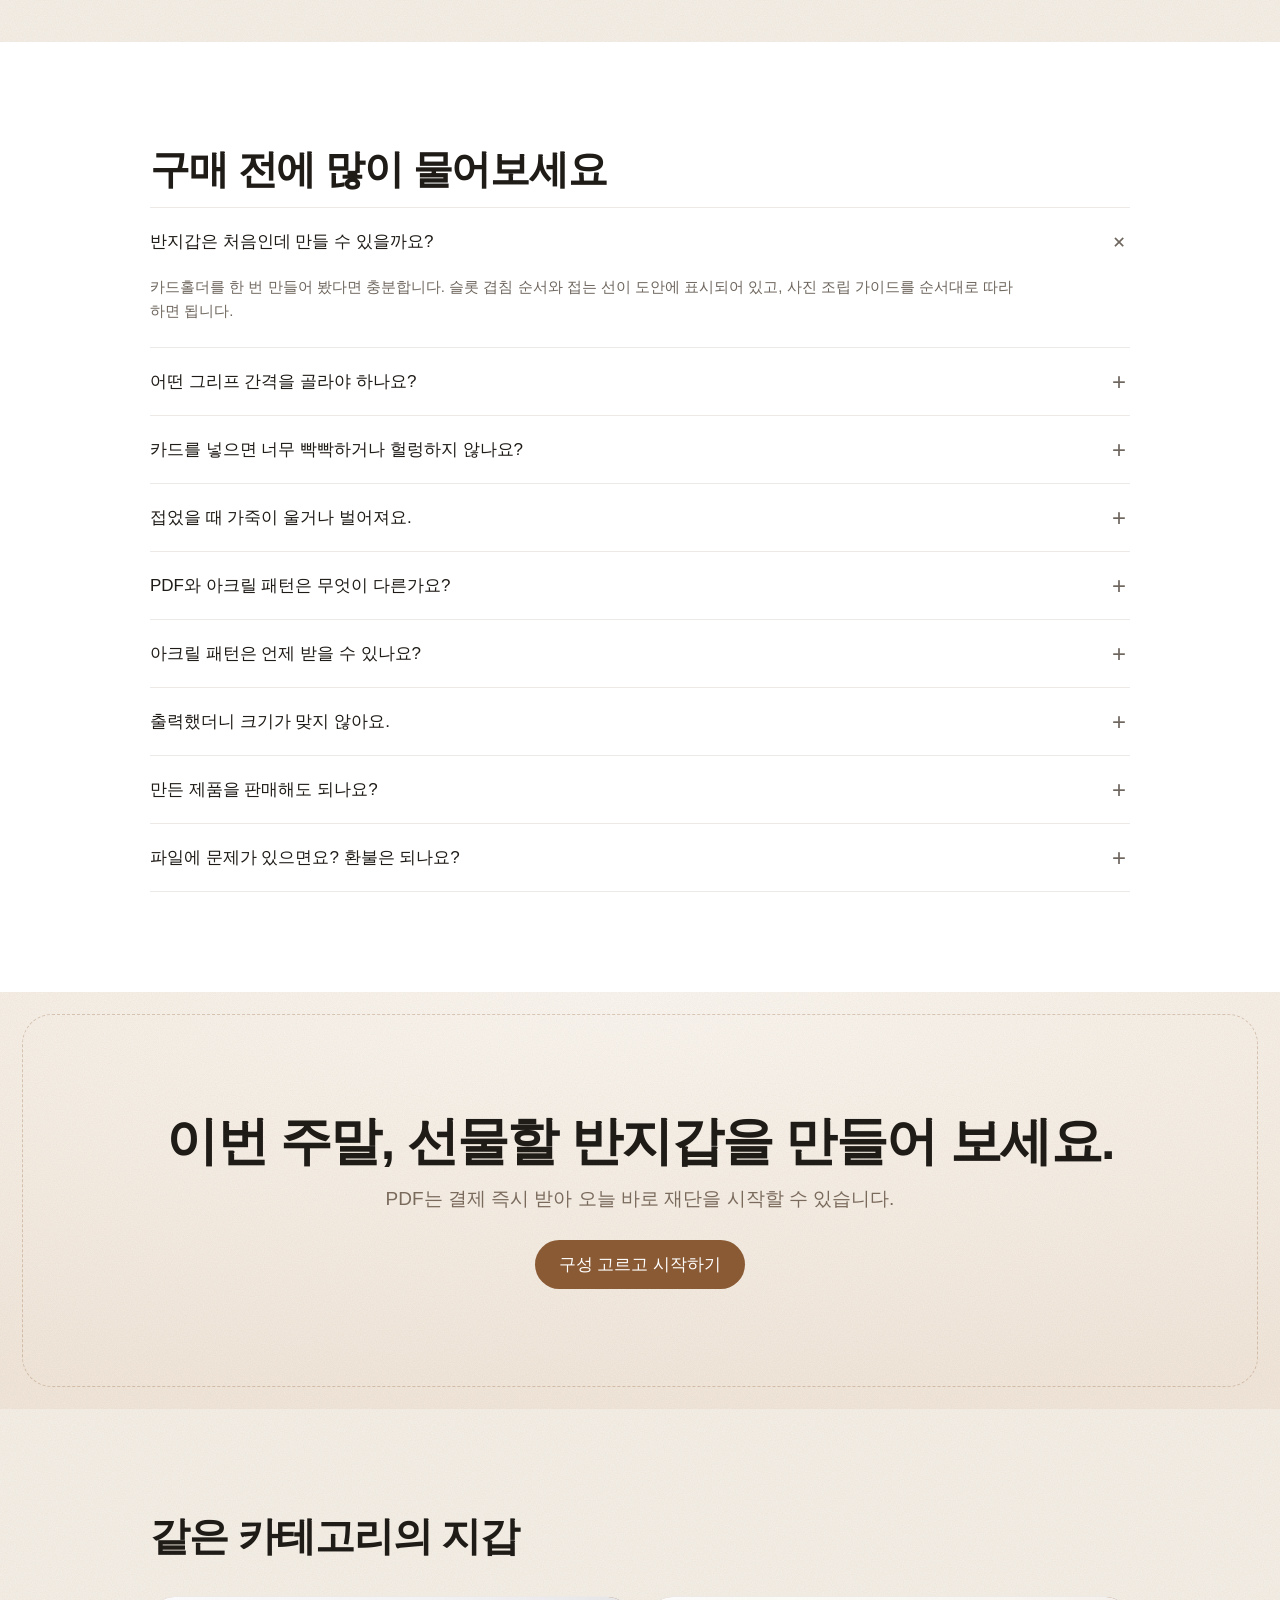
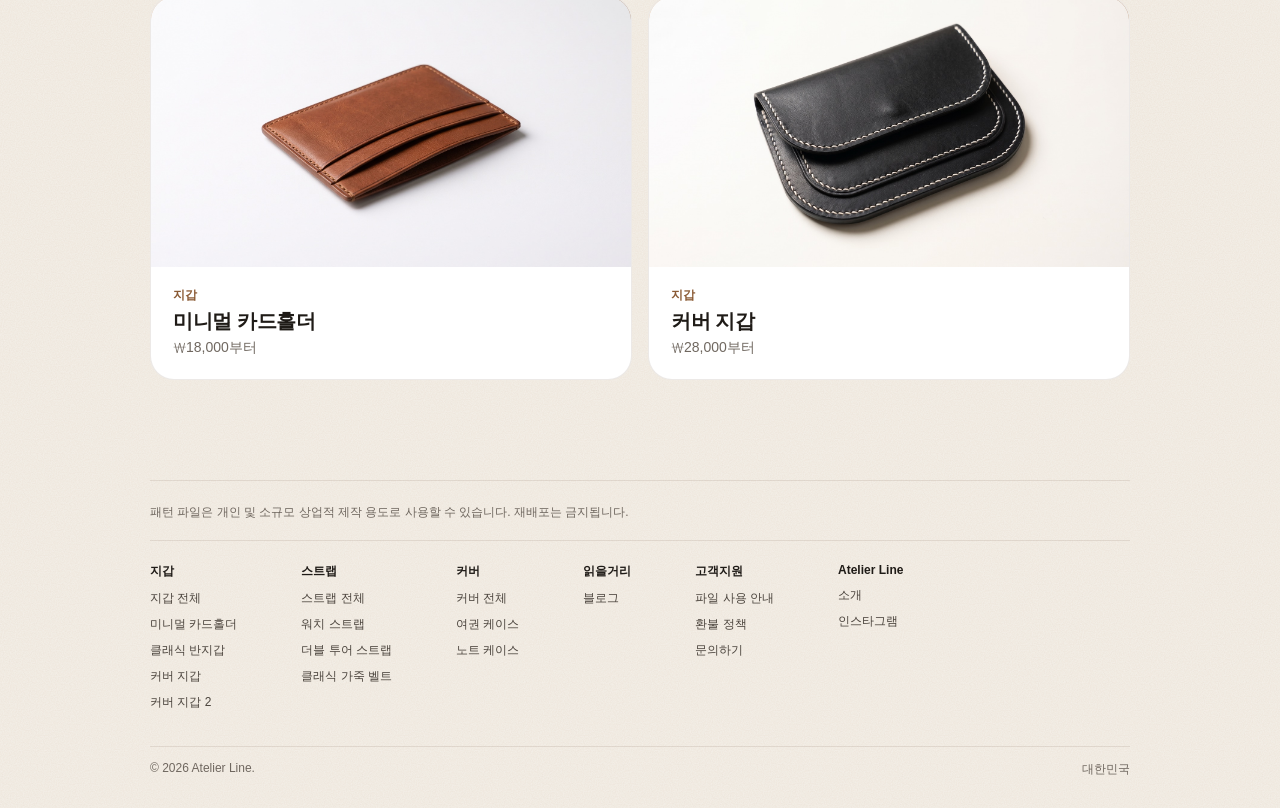
<file: long-wallet.html>
<!DOCTYPE html>
<html lang="ko"><head>
<meta charset="UTF-8">
<meta name="robots" content="noindex, nofollow">
<meta name="viewport" content="width=device-width, initial-scale=1, viewport-fit=cover">
<title>클래식 반지갑 — Atelier Line</title>
<script>document.documentElement.classList.add('js');</script>
<link rel="stylesheet" href="assets/detail.css">
<link rel="stylesheet" href="assets/product.css">
</head>
<body>

<svg width="0" height="0" style="position:absolute" aria-hidden="true">
  <defs>
    <filter id="grain" x="0" y="0" width="100%" height="100%">
      <feTurbulence type="fractalNoise" baseFrequency="1.1" numOctaves="3" stitchTiles="stitch"></feTurbulence>
      <feColorMatrix type="saturate" values="0"></feColorMatrix>
      <feComponentTransfer><feFuncA type="table" tableValues="0 .55"></feFuncA></feComponentTransfer>
    </filter>
    <marker id="tick" viewBox="0 0 10 10" refX="5" refY="5" markerWidth="6" markerHeight="6" orient="auto">
      <path d="M5 0 V10" stroke="currentColor" stroke-width="1.4"></path>
    </marker>
    <symbol id="check" viewBox="0 0 20 20"><circle cx="10" cy="10" r="8.5" fill="none" stroke="currentColor" stroke-width="1.5"></circle><path d="M6.5 10.2l2.4 2.4 4.6-5" fill="none" stroke="currentColor" stroke-width="1.6" stroke-linecap="round" stroke-linejoin="round"></path></symbol>
  </defs>
</svg>

<nav class="global">
  <div class="wrap">
    <a class="brand" href="index.html">
      <svg viewBox="0 0 20 20" fill="none" stroke="currentColor" stroke-width="1.6"><rect x="3" y="3" width="14" height="14" rx="3.5"></rect><path d="M6.5 10h7" stroke-dasharray="1.6 1.6"></path></svg>
      Atelier Line
    </a>
    <div class="navlinks">
      <a href="wallet.html" aria-current="page">지갑</a>
      <a href="strap.html">스트랩</a>
      <a href="cover.html">커버</a>
      <a href="blog/">블로그</a>
    </div>
  </div>
</nav>

<div class="subnav">
  <div class="wrap">
    <div class="name" data-edit="long-wallet.name">클래식 반지갑</div>
    <div class="links">
      <a href="#guide">도안 구성</a>
      <a href="#steps">제작 과정</a>
      <a href="#tools">준비물</a>
      <a href="#faq">FAQ</a>
      <a href="#buy" class="buy-sm">구매하기</a>
    </div>
  </div>
</div>

<main class="ch">
<section class="pd-hero">
  <div class="wrap">
    <div class="crumb"><a href="index.html">패턴</a><span>›</span><a href="wallet.html">지갑</a><span>›</span>클래식 반지갑</div>
    <div class="pd-grid">
      <div class="pd-visual">
        <div class="ch-gallery reveal">
          <figure class="ch-shot is-on" data-img="long-wallet-real-1"><img class="photo" src="assets/uploads/bifold-real-1.jpg" alt="클래식 반지갑 · 블랙 · 오렌지 안감"></figure>
          <figure class="ch-shot" data-img="long-wallet-real-2"><img class="photo" src="assets/uploads/bifold-real-2.jpg" alt="클래식 반지갑 · 블랙 · 오렌지 안감, 펼친 모습" loading="lazy"></figure>
          <figure class="ch-shot" data-img="long-wallet-real-3"><img class="photo" src="assets/uploads/bifold-real-3.jpg" alt="클래식 반지갑 · 스크래치 브라운" loading="lazy"></figure>
          <figure class="ch-shot" data-img="long-wallet-real-4"><img class="photo" src="assets/uploads/bifold-real-4.jpg" alt="클래식 반지갑 · 스크래치 브라운, 조립 전 안쪽" loading="lazy"></figure>
          <figure class="ch-shot" data-img="long-wallet-real-5"><img class="photo" src="assets/uploads/bifold-real-5.jpg" alt="클래식 반지갑 · 오스트리치 아이보리" loading="lazy"></figure>
          <figure class="ch-shot" data-img="long-wallet-real-6"><img class="photo" src="assets/uploads/bifold-real-6.jpg" alt="클래식 반지갑 · 오스트리치 아이보리, 펼친 모습" loading="lazy"></figure>
          <figure class="ch-shot" data-img="long-wallet-real-7"><img class="photo" src="assets/uploads/bifold-real-7.jpg" alt="클래식 반지갑 · 다크 그레이" loading="lazy"></figure>
          <p class="ch-badge">실제 완성작</p>
        </div>
        <div class="ch-thumbs" aria-label="사진 고르기"></div>
      </div>

      <div class="buybox" id="buy">
        <span class="tag reveal">선물용 추천 · 중급</span>
        <h1 class="reveal d1" data-edit="long-wallet.name">클래식 반지갑</h1>
        <p class="sub reveal d2">카드 슬롯이 비뚤어지는 게 반지갑의 가장 큰 고민이죠. 슬롯마다 겹치는 순서와 접는 위치가 도안에 표시되어 있어, 접었을 때 각이 반듯하게 잡힙니다.</p>
        <ul class="ch-facts reveal d2">
          <li><p class="fx-b">약 12~18시간</p><p class="fx-s">제작 시간</p></li>
          <li><p class="fx-b">카드 8칸</p><p class="fx-s">2단 슬롯 ×4</p></li>
          <li><p class="fx-b">부품 6개</p><p class="fx-s">외피 · 슬롯 · 안감</p></li>
          <li><p class="fx-b">지폐칸</p><p class="fx-s">접어서 수납</p></li>
        </ul>
        <div class="reveal d3">
          <div class="price-now" data-price="">₩35,000<small>VAT 포함</small></div>
          <div class="opt-title">구성 선택</div>
          <div class="options">
            <label class="opt">
              <input type="radio" name="opt" value="35000" data-kind="pdf" checked="">
              <div><div class="t">PDF 도안</div><div class="d">A4로 출력 · 결제 즉시 다운로드</div></div>
              <div class="p">₩35,000</div>
            </label>
            <label class="opt">
              <input type="radio" name="opt" value="59000" data-kind="acrylic">
              <div><div class="t">아크릴 패턴 <span class="ch-pick">반복 제작 추천</span></div><div class="d">투명 아크릴 실물 패턴 · PDF 도안 포함 · 영업일 5일 내 발송</div></div>
              <div class="p">₩59,000</div>
            </label>
          </div>
          <div class="opt-title">그리프 간격 <span class="opt-help">가지고 계신 그리프에 맞춰 고르세요</span></div>
          <div class="gaps">
            <label class="gap"><input type="radio" name="gap" value="2.7"><div class="t">2.7mm</div><div class="d">촘촘하고 섬세한 마감</div></label>
            <label class="gap"><input type="radio" name="gap" value="3.0"><div class="t">3.0mm</div><div class="d">균형 잡힌 기본 간격</div></label>
            <label class="gap"><input type="radio" name="gap" value="3.38" checked=""><div class="t">3.38mm</div><div class="d">가장 많이 쓰는 표준</div></label>
          </div>
          <a href="#" class="btn btn-primary btn-block" data-buy="">₩35,000 · 지금 바로 받기</a>
          <p class="ch-sel" data-noedit="" aria-live="polite"></p>
          <p class="ch-value">한 번 구매하면 몇 개든 계속 만들 수 있어요. 만든 제품은 판매해도 됩니다.</p>
          <ul class="includes">
            <li><svg><use href="#check"></use></svg><span class="tx">PDF는 결제 즉시 다운로드 · 무제한 재다운로드</span></li>
            <li><svg><use href="#check"></use></svg><span class="tx">사진으로 따라 하는 조립 가이드 (20쪽)</span></li>
            <li><svg><use href="#check"></use></svg><span class="tx">집 프린터(A4)로 출력 · 10mm 확인 눈금 포함</span></li>
            <li><svg><use href="#check"></use></svg><span class="tx">파일이나 치수에 문제가 있으면 끝까지 해결해 드립니다</span></li>
          </ul>
        </div>
      </div>
    </div>
  </div>
</section>

<section class="section reviews" id="reviews">
  <div class="wrap">
    <h2 class="reveal">직접 만든 분들의 후기</h2>
    <p class="lead reveal d1">이 도안으로 직접 완성해 본 분들의 이야기입니다.</p>
    <div class="rv-grid">
      <article class="rv-card reveal">
        <div class="rv-photo" data-img="review-long-wallet-1"></div>
        <div class="rv-body">
          <p class="rv-stars">5</p>
          <p class="rv-quote">여기에 실제 후기를 입력하세요.</p>
          <p class="rv-who">작성자 이름 · 가죽공예 경력</p>
          <div class="rv-tags"><p class="rv-badge">구매 확인</p><p class="rv-meta">PDF 도안 구매</p></div>
        </div>
      </article>
      <article class="rv-card reveal d1">
        <div class="rv-photo" data-img="review-long-wallet-2"></div>
        <div class="rv-body">
          <p class="rv-stars">5</p>
          <p class="rv-quote">여기에 실제 후기를 입력하세요.</p>
          <p class="rv-who">작성자 이름 · 가죽공예 경력</p>
          <div class="rv-tags"><p class="rv-badge">구매 확인</p><p class="rv-meta">PDF 도안 구매</p></div>
        </div>
      </article>
      <article class="rv-card reveal d2">
        <div class="rv-photo" data-img="review-long-wallet-3"></div>
        <div class="rv-body">
          <p class="rv-stars">5</p>
          <p class="rv-quote">여기에 실제 후기를 입력하세요.</p>
          <p class="rv-who">작성자 이름 · 가죽공예 경력</p>
          <div class="rv-tags"><p class="rv-badge">구매 확인</p><p class="rv-meta">PDF 도안 구매</p></div>
        </div>
      </article>
      <article class="rv-card reveal">
        <div class="rv-photo" data-img="review-long-wallet-4"></div>
        <div class="rv-body">
          <p class="rv-stars">5</p>
          <p class="rv-quote">여기에 실제 후기를 입력하세요.</p>
          <p class="rv-who">작성자 이름 · 가죽공예 경력</p>
          <div class="rv-tags"><p class="rv-badge">구매 확인</p><p class="rv-meta">PDF 도안 구매</p></div>
        </div>
      </article>
      <article class="rv-card reveal d1">
        <div class="rv-photo" data-img="review-long-wallet-5"></div>
        <div class="rv-body">
          <p class="rv-stars">5</p>
          <p class="rv-quote">여기에 실제 후기를 입력하세요.</p>
          <p class="rv-who">작성자 이름 · 가죽공예 경력</p>
          <div class="rv-tags"><p class="rv-badge">구매 확인</p><p class="rv-meta">PDF 도안 구매</p></div>
        </div>
      </article>
      <article class="rv-card reveal d2">
        <div class="rv-photo" data-img="review-long-wallet-6"></div>
        <div class="rv-body">
          <p class="rv-stars">5</p>
          <p class="rv-quote">여기에 실제 후기를 입력하세요.</p>
          <p class="rv-who">작성자 이름 · 가죽공예 경력</p>
          <div class="rv-tags"><p class="rv-badge">구매 확인</p><p class="rv-meta">PDF 도안 구매</p></div>
        </div>
      </article>
    </div>
    <div class="rv-ask reveal">
      <span class="rv-ask-ico"><svg viewBox="0 0 32 32" fill="none" stroke="currentColor" stroke-width="1.6" stroke-linecap="round" stroke-linejoin="round" aria-hidden="true"><path d="M6 25.5V21L20.5 6.5a2.1 2.1 0 0 1 3 0l1.9 1.9a2.1 2.1 0 0 1 0 3L11 25.5z"></path><path d="M18 9l4.9 4.9"></path><path d="M15 25.5h11"></path></svg></span>
      <div class="rv-ask-txt"><p class="rv-ask-t">이 도안으로 완성하셨나요?</p><p class="rv-ask-d">완성작 사진과 함께 후기를 남겨 주시면, 확인 후 이 페이지에 소개해 드립니다.</p></div>
      <a class="btn btn-primary rv-ask-btn" data-contact="review" href="#">후기 남기기</a>
    </div>
    <p class="rv-note">패턴을 무료로 제공받아 작성한 후기는 각 후기에 따로 표시합니다.</p>
    <p class="rv-edit-hint" data-noedit="">후기 글을 채운 카드만 공개 페이지에 보입니다. 별점은 1~5 숫자로 입력하세요(4.5처럼 반 개도 됩니다). 표시는 '구매 확인' 또는 '도안 무료 제공'으로 적어 주세요. 사진은 선택이며, 후기가 3개 이상이면 평균 별점이 자동으로 표시됩니다.</p>
  </div>
</section>

<section class="section soft">
  <div class="wrap">
    <h2 class="reveal">이런 분께 딱 맞아요</h2>
    <p class="lead reveal d1">처음 도전하는 사람도, 여러 개 만들어 파는 사람도 쓰기 좋게 설계했습니다.</p>
    <div class="ch-fit">
      <div class="ch-fit-card reveal"><div class="ch-fit-head"><span class="ch-fit-ico"><svg viewBox="0 0 32 32" fill="none" stroke="currentColor" stroke-width="1.6" stroke-linecap="round" stroke-linejoin="round" aria-hidden="true"><path d="M4.5 27h7v-6h7v-6h7v-6h2"></path><path d="M15 9.5l6-5M17 4.5h4v4"></path></svg></span><p class="ch-fit-k">두 번째 작품</p></div><h3>카드홀더 다음 단계로</h3><p>직선 위주 구조라 카드홀더를 만들어 봤다면 충분히 도전할 수 있어요.</p></div>
      <div class="ch-fit-card reveal d1"><div class="ch-fit-head"><span class="ch-fit-ico"><svg viewBox="0 0 32 32" fill="none" stroke="currentColor" stroke-width="1.6" stroke-linecap="round" stroke-linejoin="round" aria-hidden="true"><rect x="5.5" y="13.5" width="21" height="13.5" rx="2"></rect><rect x="4" y="9" width="24" height="4.5" rx="1.5"></rect><path d="M16 9v18"></path><path d="M16 9c-1.5-3.5-6.5-5-6.5-2.2C9.5 9 14 9 16 9zM16 9c1.5-3.5 6.5-5 6.5-2.2C22.5 9 18 9 16 9z"></path></svg></span><p class="ch-fit-k">선물</p></div><h3>가장 실패 없는 선물을 찾는다면</h3><p>누구나 쓰는 기본 반지갑이라 받는 사람 취향을 크게 타지 않습니다.</p></div>
      <div class="ch-fit-card reveal d2"><div class="ch-fit-head"><span class="ch-fit-ico"><svg viewBox="0 0 32 32" fill="none" stroke="currentColor" stroke-width="1.6" stroke-linecap="round" stroke-linejoin="round" aria-hidden="true"><path d="M17 4.5h8.5a2 2 0 0 1 2 2V15L15.4 27.1a2 2 0 0 1-2.8 0l-7.7-7.7a2 2 0 0 1 0-2.8z"></path><circle cx="21.8" cy="10.2" r="2"></circle></svg></span><p class="ch-fit-k">판매</p></div><h3>꾸준히 만들어 팔고 싶다면</h3><p>가장 기본이 되는 지갑 형태라 가죽 색만 바꿔 여러 버전으로 만들기 좋아요.</p></div>
    </div>
  </div>
</section>

<section class="section" id="guide">
  <div class="wrap">
    <h2 class="reveal">도안에 다 들어 있습니다</h2>
    <p class="lead reveal d1">반지갑에서 가장 헷갈리는 슬롯 순서와 접는 위치까지 도안 위에 모두 표시되어 있어요.</p>
    <div class="ch-anno">
      <figure class="ch-sheet reveal">
        <div class="sheet-head"><span>ATELIER LINE</span><span>클래식 반지갑 · A4 1/4</span></div>
        <svg viewBox="0 0 210 230" fill="none" aria-label="A4로 출력한 반지갑 도안"><g stroke="#b9b9be" stroke-width=".5"><path d="M6 10 H14 M10 6 V14"></path><path d="M196 10 H204 M200 6 V14"></path><path d="M6 222 H14 M10 218 V226"></path><path d="M196 222 H204 M200 218 V226"></path></g><g class="dim" stroke="#8a5a34" stroke-width=".6" style="color:#8a5a34"><path d="M25 22 H185" marker-start="url(#tick)" marker-end="url(#tick)"></path><text x="105" y="18" text-anchor="middle" font-size="7" fill="#8a5a34" stroke="none">230.0</text></g><rect x="25" y="30" width="160" height="62" rx="5" stroke="#1f1b17" stroke-width="1.1"></rect><rect x="29" y="34" width="152" height="54" rx="3" stroke="#8a5a34" stroke-width=".8" stroke-dasharray="1 2.4" stroke-linecap="round"></rect><path d="M105 26 V96" stroke="#8a5a34" stroke-width=".6" stroke-dasharray="6 2.5 1.2 2.5"></path><text class="lbl" x="110" y="64" font-size="5" fill="#8a5a34">접는 선</text><text class="lbl" x="25" y="102" font-size="6" fill="#6f675f">A · 외피 ×1</text><rect x="25" y="112" width="75" height="24" rx="2" stroke="#1f1b17" stroke-width="1.1"></rect><path d="M29 112 V132 H96 V112" stroke="#8a5a34" stroke-width=".8" stroke-dasharray="1 2.4" stroke-linecap="round"></path><text class="lbl" x="95" y="121" text-anchor="end" font-size="6" fill="#8a5a34">1</text><rect x="110" y="112" width="75" height="24" rx="2" stroke="#1f1b17" stroke-width="1.1"></rect><path d="M114 112 V132 H181 V112" stroke="#8a5a34" stroke-width=".8" stroke-dasharray="1 2.4" stroke-linecap="round"></path><text class="lbl" x="180" y="121" text-anchor="end" font-size="6" fill="#8a5a34">2</text><rect x="25" y="144" width="75" height="24" rx="2" stroke="#1f1b17" stroke-width="1.1"></rect><path d="M29 144 V164 H96 V144" stroke="#8a5a34" stroke-width=".8" stroke-dasharray="1 2.4" stroke-linecap="round"></path><text class="lbl" x="95" y="153" text-anchor="end" font-size="6" fill="#8a5a34">3</text><rect x="110" y="144" width="75" height="24" rx="2" stroke="#1f1b17" stroke-width="1.1"></rect><path d="M114 144 V164 H181 V144" stroke="#8a5a34" stroke-width=".8" stroke-dasharray="1 2.4" stroke-linecap="round"></path><text class="lbl" x="180" y="153" text-anchor="end" font-size="6" fill="#8a5a34">4</text><text class="lbl" x="25" y="180" font-size="6" fill="#6f675f">B · 카드 슬롯 ×4  (번호 순서대로 겹침)</text><rect x="150" y="190" width="30" height="30" stroke="#1f1b17" stroke-width=".8"></rect><text class="lbl" x="165" y="207" text-anchor="middle" font-size="5.5" fill="#1f1b17">10mm</text><g class="mk"><circle cx="185" cy="40" r="6.2" fill="#8a5a34"></circle><text x="185" y="42.4" text-anchor="middle" font-size="7" font-weight="700" fill="#fff">1</text></g><g class="mk"><circle cx="150" cy="88" r="6.2" fill="#8a5a34"></circle><text x="150" y="90.4" text-anchor="middle" font-size="7" font-weight="700" fill="#fff">2</text></g><g class="mk"><circle cx="105" cy="100" r="6.2" fill="#8a5a34"></circle><text x="105" y="102.4" text-anchor="middle" font-size="7" font-weight="700" fill="#fff">3</text></g><g class="mk"><circle cx="62" cy="124" r="6.2" fill="#8a5a34"></circle><text x="62" y="126.4" text-anchor="middle" font-size="7" font-weight="700" fill="#fff">4</text></g><g class="mk"><circle cx="147" cy="190" r="6.2" fill="#8a5a34"></circle><text x="147" y="192.4" text-anchor="middle" font-size="7" font-weight="700" fill="#fff">5</text></g></svg>
      </figure>
      <ol class="ch-points">
        <li class="reveal"><h3>재단선</h3><p>굵은 실선을 따라 자르면 됩니다. 접는 곳의 두께 여유까지 반영된 치수예요.</p></li>
        <li class="reveal d1"><h3>그리프 위치</h3><p>점선이 그리프를 대는 자리입니다. 외피와 안감의 구멍이 끝까지 맞물리도록 잡았어요.</p></li>
        <li class="reveal d2"><h3>접는 선</h3><p>가운데 선을 기준으로 접으면 양쪽 슬롯 높이가 정확히 맞습니다.</p></li>
        <li class="reveal"><h3>슬롯 겹침 순서</h3><p>슬롯마다 번호가 있어 1번부터 순서대로 겹치기만 하면 됩니다.</p></li>
        <li class="reveal d1"><h3>10mm 확인 눈금</h3><p>출력 후 이 칸을 자로 재 보세요. 10mm면 크기가 정확합니다.</p></li>
      </ol>
    </div>
  </div>
</section>

<section class="section soft" id="steps">
  <div class="wrap">
    <h2 class="reveal">주말 하루, 4단계면 끝</h2>
    <p class="lead reveal d1">조립 가이드에 단계마다 사진과 함께 설명되어 있습니다.</p>
    <div class="steps">
      <div class="step reveal"><h3>출력 · 재단</h3><p>A4에 100% 배율로 출력해 부품을 재단하고, 접는 선을 살짝 눌러 표시합니다.</p></div>
      <div class="step reveal d1"><h3>카드 슬롯</h3><p>슬롯 B를 번호 순서대로 겹쳐 붙이고 아랫선을 스티치합니다.</p></div>
      <div class="step reveal d2"><h3>합치기</h3><p>안감과 외피 A를 맞대고 둘레를 새들 스티치로 바느질합니다.</p></div>
      <div class="step reveal d3"><h3>접기 · 마감</h3><p>접는 선을 따라 모양을 잡고 엣지를 다듬어 마감합니다.</p></div>
    </div>
  </div>
</section>

<section class="section" id="tools">
  <div class="wrap">
    <h2 class="reveal">준비물 체크리스트</h2>
    <p class="lead reveal d1">특별한 장비는 필요 없어요. 기본 공구가 있다면 바로 시작할 수 있습니다.</p>
    <div class="ch-tools reveal">
      <div class="ch-tool-col">
        <p class="ch-tool-h">재료</p>
        <ul>
          <li><span class="tx">베지터블 가죽 0.8–1.0mm (A4 두 장 정도)</span></li>
          <li><span class="tx">왁스 실 0.45–0.55mm</span></li>
          <li><span class="tx">가죽용 본드</span></li>
        </ul>
      </div>
      <div class="ch-tool-col">
        <p class="ch-tool-h">공구</p>
        <ul>
          <li><span class="tx">그리프(치즐) 2발 · 4발 (선택한 간격)</span></li>
          <li><span class="tx">재단칼 · 커팅 매트 · 철자</span></li>
          <li><span class="tx">바늘 2개 · 망치(고무망치)</span></li>
          <li><span class="tx">엣지 비벨러 · 사포 · 엣지 마감제</span></li>
        </ul>
      </div>
    </div>
  </div>
</section>

<section class="section soft" id="specs">
  <div class="wrap">
    <h2 class="reveal">사양</h2>
    <div class="spec-grid reveal">
      <div class="spec"><div class="k">완성 크기 (접은 상태)</div><div class="v">115 × 95<small>mm</small></div></div>
      <div class="spec"><div class="k">완성 두께</div><div class="v">약 12<small>mm</small></div></div>
      <div class="spec"><div class="k">부품</div><div class="v">A 외피 1 · B 슬롯 4 · C 안감 1</div></div>
      <div class="spec"><div class="k">권장 가죽 두께</div><div class="v">0.8–1.0<small>mm</small></div></div>
      <div class="spec"><div class="k">스티치 간격</div><div class="v">2.7 · 3.0 · 3.38<small>mm 중 선택</small></div></div>
      <div class="spec"><div class="k">난이도 · 제작 시간</div><div class="v"><span class="dots"><i class="on"></i><i class="on"></i><i></i></span> <small>약 8시간</small></div></div>
    </div>
    <div class="ch-pack reveal">
      <div class="ch-pack-col">
        <p class="ch-pack-h">PDF 도안</p>
        <ul>
          <li><span class="tx">A4 출력용 도안 4쪽 (외피 A · 슬롯 B · 안감 C)</span></li>
          <li><span class="tx">사진 조립 가이드 20쪽</span></li>
        </ul>
      </div>
      <div class="ch-pack-col">
        <p class="ch-pack-h">아크릴 패턴</p>
        <ul>
          <li><span class="tx">투명 아크릴 패턴 (외피 A · 슬롯 B · 안감 C)</span></li>
          <li><span class="tx">PDF 도안 · 조립 가이드 포함</span></li>
        </ul>
      </div>
    </div>
  </div>
</section>

<section class="section" id="faq">
  <div class="wrap">
    <h2 class="reveal">구매 전에 많이 물어보세요</h2>
    <div class="faq reveal">
      <details open=""><summary>반지갑은 처음인데 만들 수 있을까요?</summary><p class="a">카드홀더를 한 번 만들어 봤다면 충분합니다. 슬롯 겹침 순서와 접는 선이 도안에 표시되어 있고, 사진 조립 가이드를 순서대로 따라 하면 됩니다.</p></details>
      <details><summary>어떤 그리프 간격을 골라야 하나요?</summary><p class="a">가지고 계신 그리프(치즐)와 같은 간격을 고르세요. 그리프 날 끝 사이의 간격이 2.7mm · 3.0mm · 3.38mm 중 무엇인지 확인하면 됩니다. 간격이 다르면 맞물리는 면의 구멍 수가 달라지니, 꼭 같은 간격의 도안을 쓰세요. 처음이라 그리프가 없다면 가장 많이 쓰는 3.38mm를 권합니다.</p></details>
      <details><summary>카드를 넣으면 너무 빡빡하거나 헐렁하지 않나요?</summary><p class="a">표준 카드 크기(85.6 × 54mm)를 기준으로 슬롯 폭을 잡았습니다. 권장 두께의 가죽을 쓰면 카드가 적당히 잡힙니다.</p></details>
      <details><summary>접었을 때 가죽이 울거나 벌어져요.</summary><p class="a">접는 곳의 두께 여유가 도안에 반영되어 있습니다. 두꺼운 가죽을 쓴다면 접는 선 부분을 살짝 얇게 깎아(피할) 주세요.</p></details>
      <details><summary>PDF와 아크릴 패턴은 무엇이 다른가요?</summary><p class="a">PDF는 결제 즉시 받아 집에서 출력해 쓰는 도안입니다. 아크릴 패턴은 투명하고 단단한 실물 패턴이라 종이처럼 닳지 않고, 가죽 위에 바로 대고 여러 번 마킹할 수 있어 반복 제작과 판매용 제작에 좋습니다. 아크릴 패턴에도 PDF 도안이 함께 제공됩니다.</p></details>
      <details><summary>아크릴 패턴은 언제 받을 수 있나요?</summary><p class="a">주문 후 영업일 기준 5일 안에 발송합니다. 5만 원 이상 구매하시면 배송비는 무료예요. 함께 드리는 PDF 도안은 결제 즉시 받을 수 있어, 아크릴 패턴이 도착하기 전에도 바로 시작할 수 있습니다.</p></details>
      <details><summary>출력했더니 크기가 맞지 않아요.</summary><p class="a">인쇄 설정에서 ‘실제 크기’ 또는 배율 100%를 선택해 주세요. 도안의 10mm 확인 눈금을 자로 재서 크기를 확인할 수 있습니다.</p></details>
      <details><summary>만든 제품을 판매해도 되나요?</summary><p class="a">네. 개인 및 소규모 상업 제작(공방, 플리마켓, 온라인 판매 등)에 사용할 수 있습니다. 패턴 자체의 재배포나 재판매만 금지됩니다.</p></details>
      <details><summary>파일에 문제가 있으면요? 환불은 되나요?</summary><p class="a">파일이 열리지 않거나 치수에 문제가 있다면 문의해 주세요. 끝까지 확인해 해결해 드립니다. 다만 PDF는 디지털 파일 특성상 다운로드 후 단순 변심 환불은 어렵습니다.</p></details>
    </div>
  </div>
</section>

<section class="ch-final">
  <div class="wrap">
    <h2 class="reveal">이번 주말, 선물할 반지갑을 만들어 보세요.</h2>
    <p class="reveal d1">PDF는 결제 즉시 받아 오늘 바로 재단을 시작할 수 있습니다.</p>
    <div class="reveal d2"><a href="#buy" class="btn ch-final-btn">구성 고르고 시작하기</a></div>
  </div>
</section>

<section class="section soft">
  <div class="wrap">
    <h2 class="reveal" style="margin-bottom:32px">같은 카테고리의 지갑</h2>
    <div class="related">
      <a class="rel reveal" href="cardholder.html">
        <div class="visual v1" data-img="cardholder"><svg viewBox="0 0 300 170" fill="none"><g stroke="#fff" stroke-width="1.3"><rect x="40" y="38" width="130" height="94" rx="9"></rect><path d="M190 38 H218 A9 9 0 0 0 236 38 H262 V80 H190 Z"></path><path d="M190 90 H218 A9 9 0 0 0 236 90 H262 V132 H190 Z"></path></g></svg><img class="photo" src="assets/uploads/cardholder-1600.jpg" alt="미니멀 카드홀더"></div>
        <div class="body"><div class="e" data-edit="cardholder.category">지갑</div><div class="t" data-edit="cardholder.name">미니멀 카드홀더</div><div class="pr" data-edit="cardholder.from">₩18,000부터</div></div>
      </a>
      <a class="rel reveal d1" href="flap-wallet.html">
        <div class="visual v1" data-img="flap-wallet"><svg viewBox="0 0 300 170" fill="none"><g stroke="#fff" stroke-width="1.3"><path d="M70 30 H230 V125 Q230 148 207 148 H93 Q70 148 70 125 Z"></path><path d="M70 30 V62 Q70 92 100 92 H200 Q230 92 230 62 V30"></path></g></svg><img class="photo" src="assets/uploads/flap-wallet-1600.jpg" alt="커버 지갑"></div>
        <div class="body"><div class="e" data-edit="flap-wallet.category">지갑</div><div class="t" data-edit="flap-wallet.name">커버 지갑</div><div class="pr" data-edit="flap-wallet.from">₩28,000부터</div></div>
      </a>
    </div>
  </div>
</section>
</main>

<div class="ch-bar" data-noedit="" aria-hidden="true">
  <div class="ch-bar-in">
    <div class="ch-bar-t"><span class="ch-bar-n">클래식 반지갑</span><span class="ch-bar-p">₩35,000</span></div>
    <a href="#" class="btn btn-primary ch-bar-btn" data-buy="" tabindex="-1">지금 바로 받기</a>
  </div>
</div>

<footer id="contact">
  <div class="wrap">
    <div class="fnote">패턴 파일은 개인 및 소규모 상업적 제작 용도로 사용할 수 있습니다. 재배포는 금지됩니다.</div>
    <div class="fcols">
      <div class="fcol"><h4>지갑</h4><a href="wallet.html">지갑 전체</a><a href="cardholder.html">미니멀 카드홀더</a><a href="long-wallet.html">클래식 반지갑</a><a href="flap-wallet.html">커버 지갑</a><a href="flap-wallet-2.html">커버 지갑 2</a></div>
      <div class="fcol"><h4>스트랩</h4><a href="strap.html">스트랩 전체</a><a href="shoulder-bag.html">워치 스트랩</a><a href="double-strap.html">더블 투어 스트랩</a><a href="belt.html">클래식 가죽 벨트</a></div>
      <div class="fcol"><h4>커버</h4><a href="cover.html">커버 전체</a><a href="passport.html">여권 케이스</a><a href="notebook.html">노트 케이스</a></div>
      <div class="fcol"><h4>읽을거리</h4><a href="blog/">블로그</a></div>
      <div class="fcol"><h4>고객지원</h4><a href="#">파일 사용 안내</a><a href="#">환불 정책</a><a href="#" data-contact="inquiry">문의하기</a></div>
      <div class="fcol"><h4>Atelier Line</h4><a href="#">소개</a><a href="#" data-contact="instagram">인스타그램</a></div>
    </div>
    <div class="fbottom"><span>© 2026 Atelier Line.</span><span>대한민국</span></div>
  </div>
</footer>

<div class="toast" role="status" aria-live="polite"></div>
<script src="assets/detail.js"></script>
<script src="assets/product.js"></script>





<script src="assets/contact.js"></script>

</body></html>
</file>
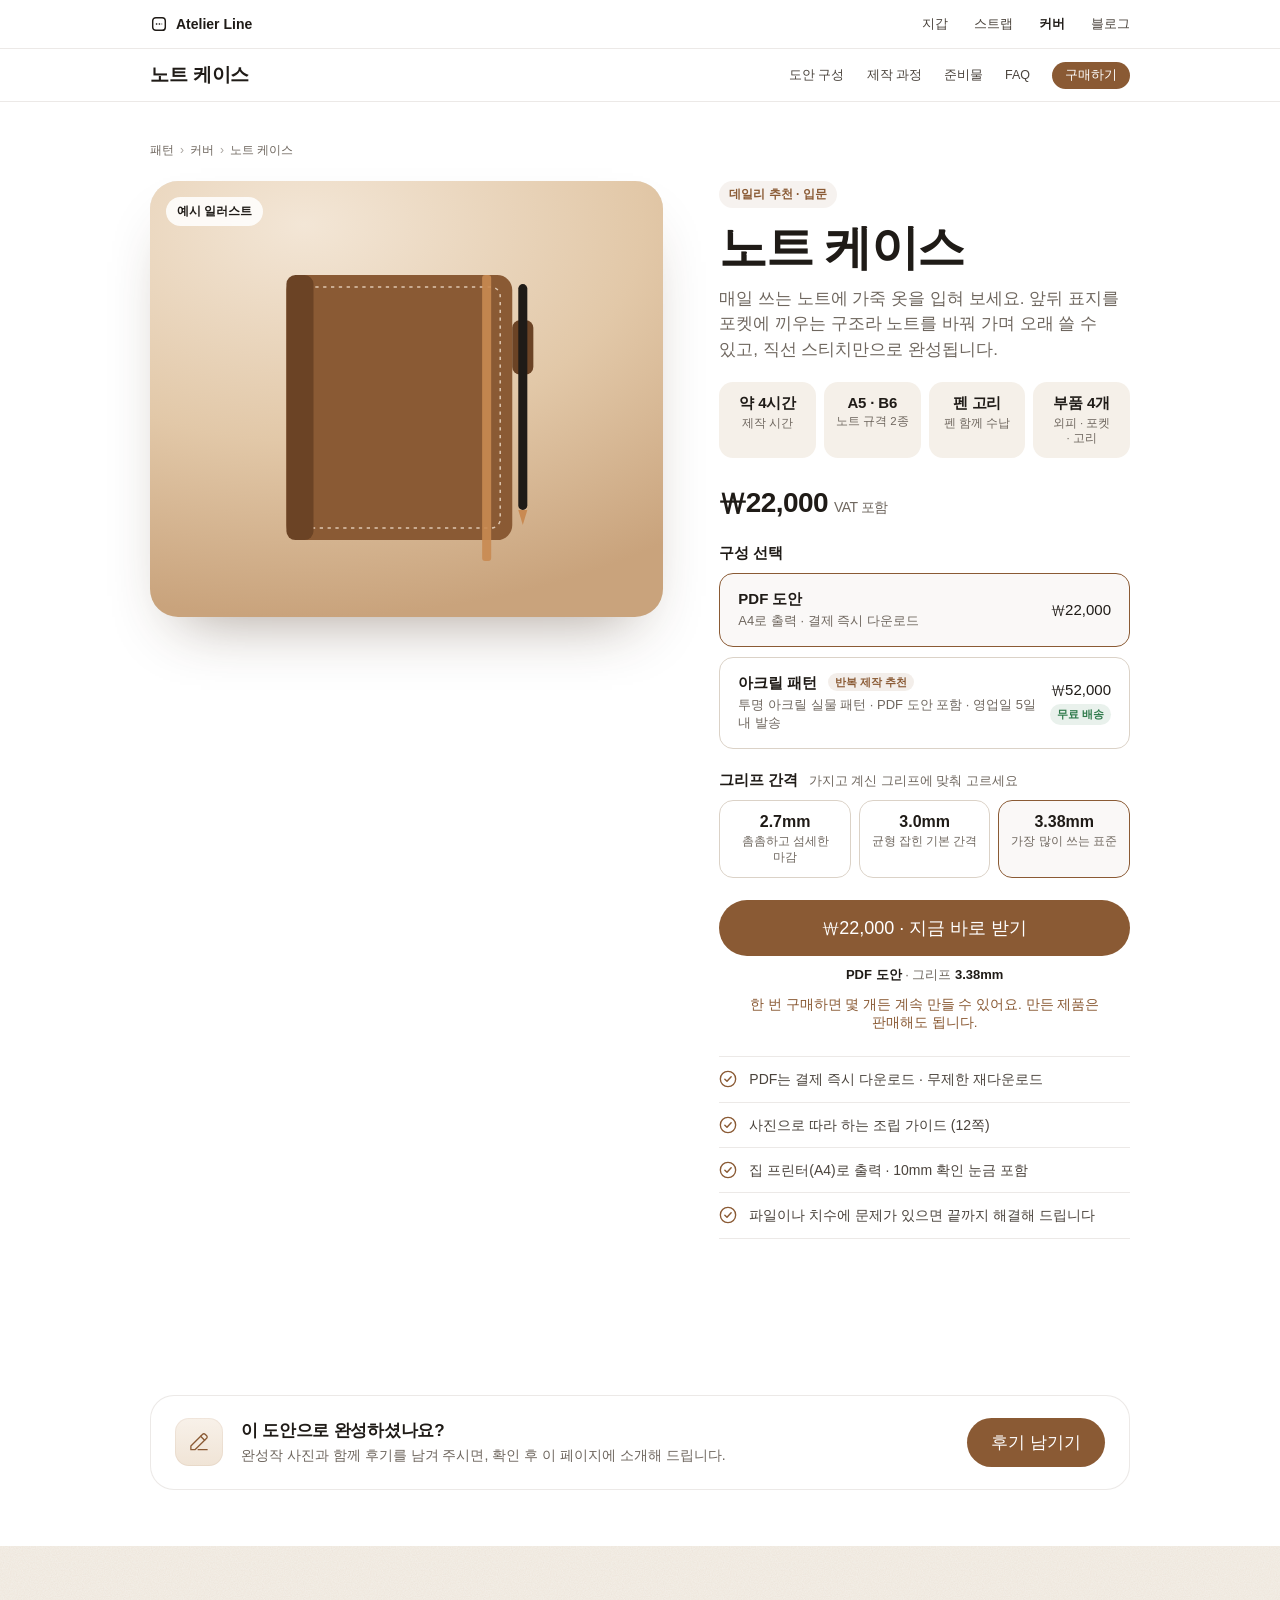
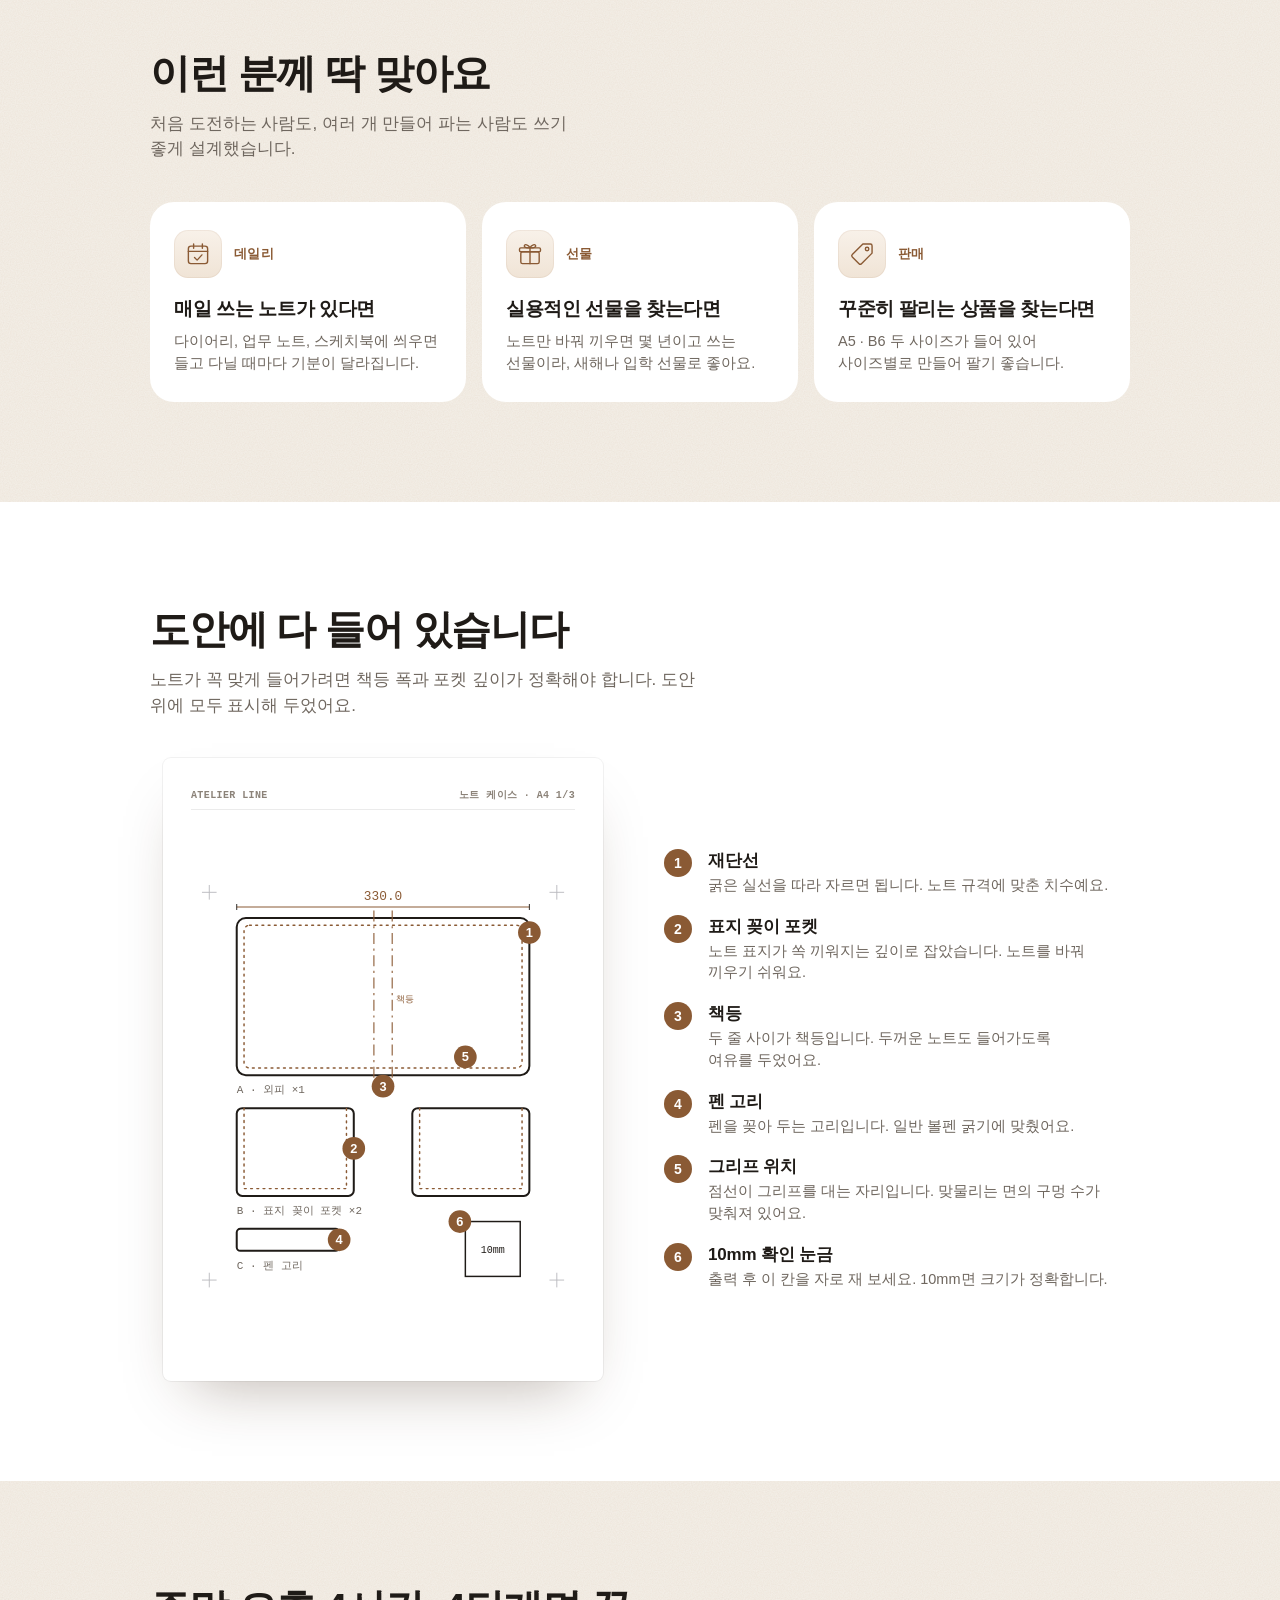
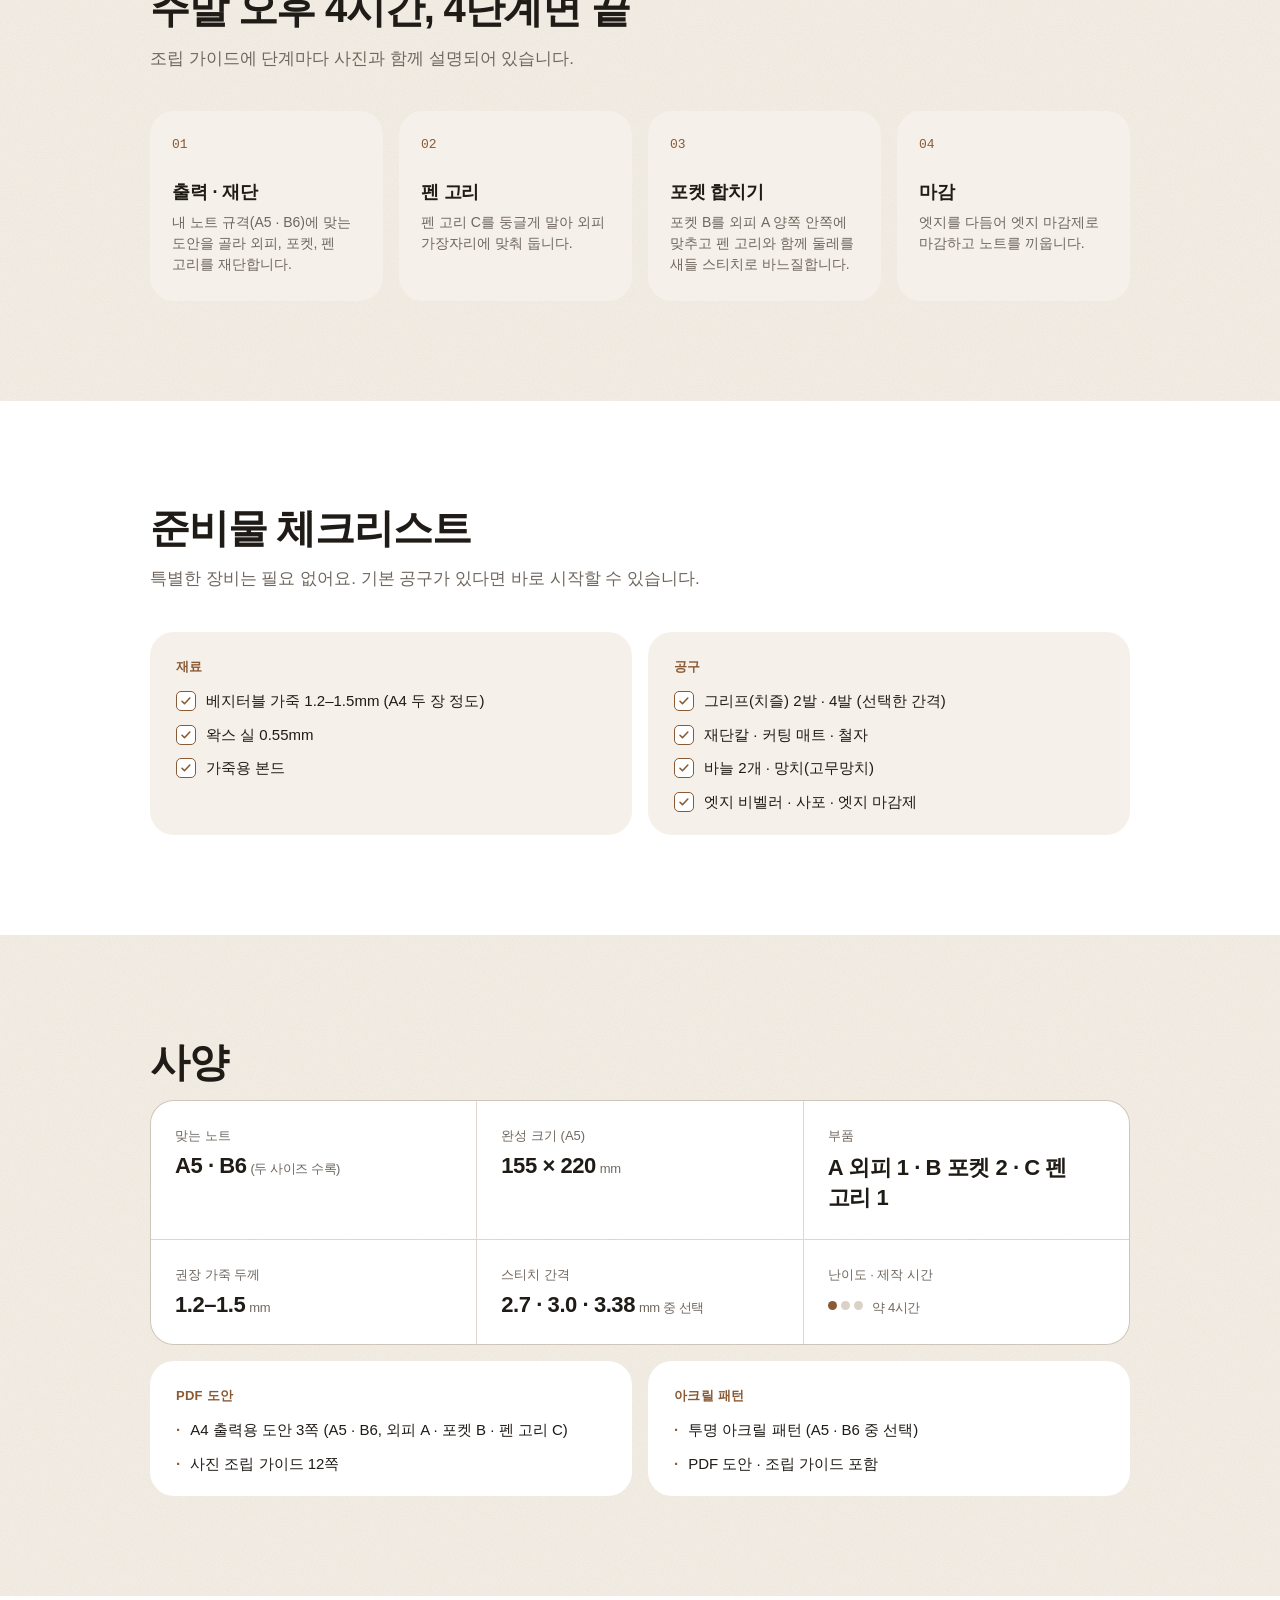
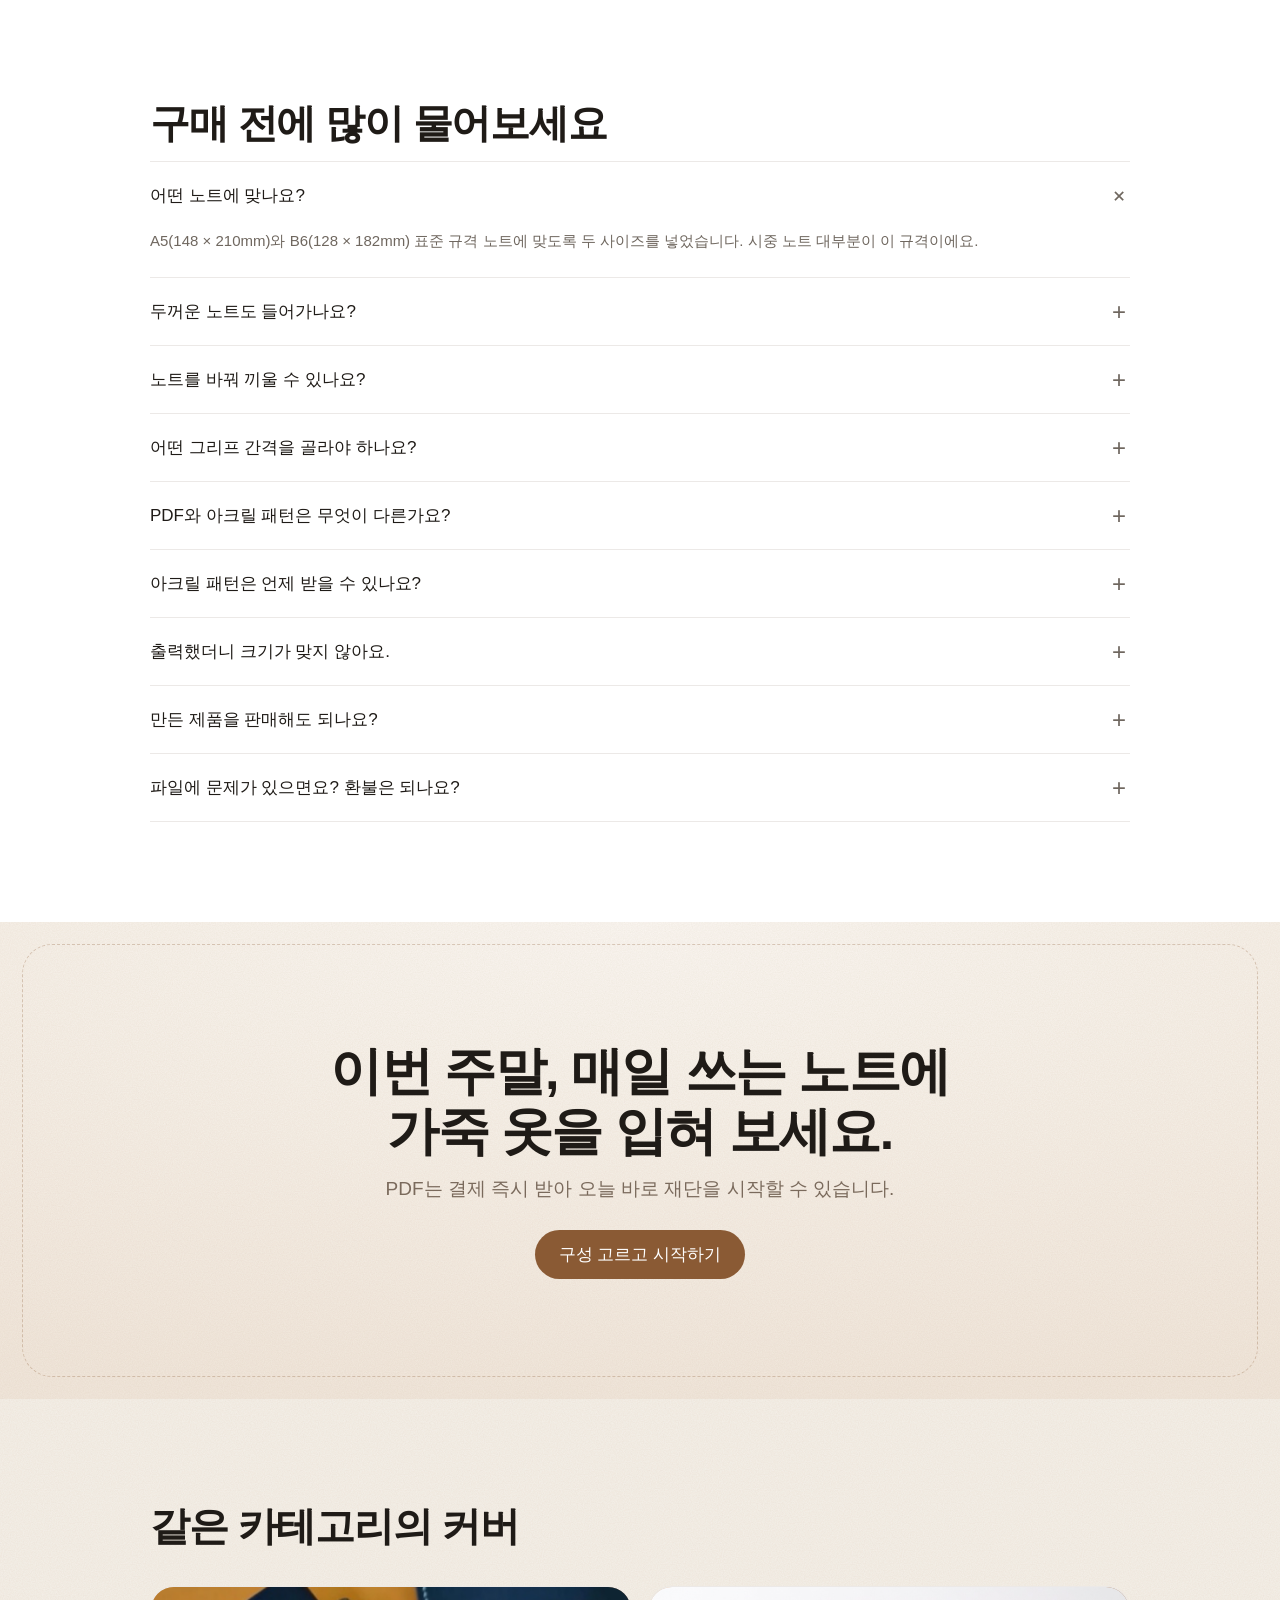
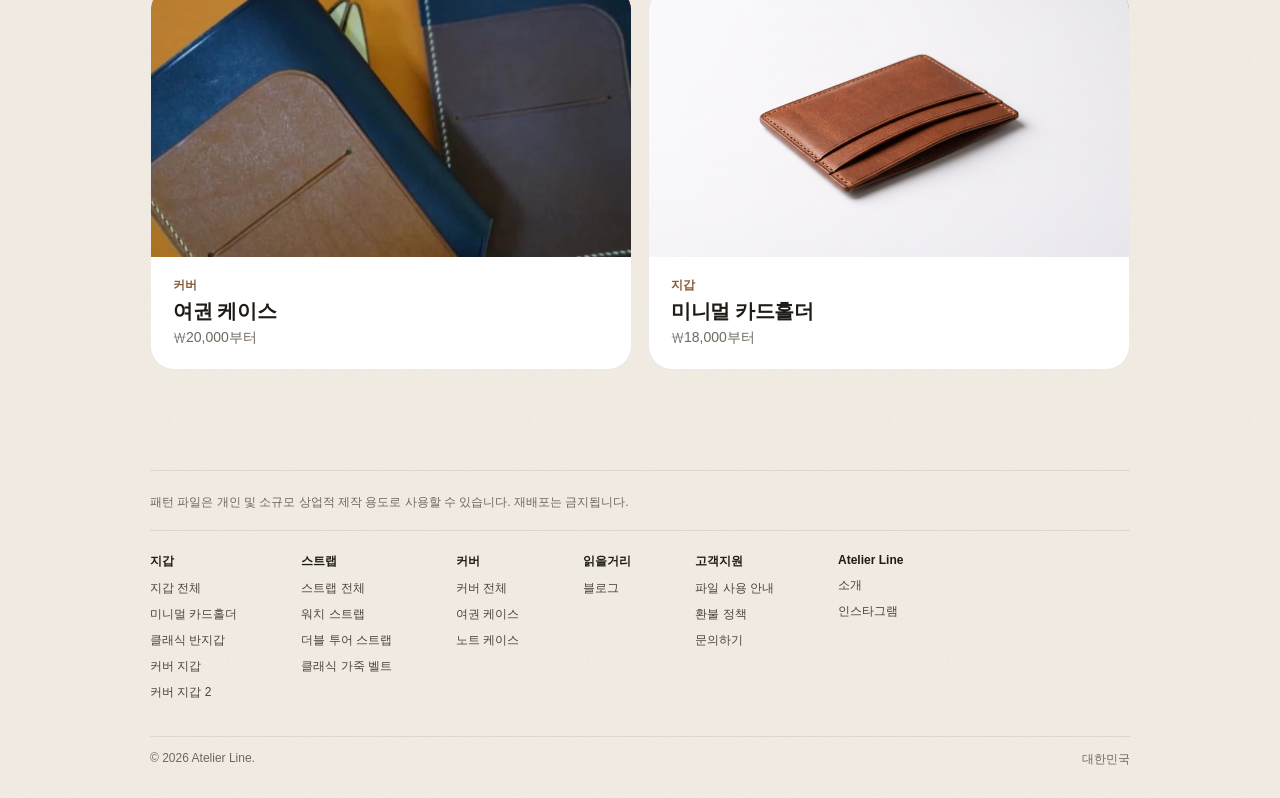
<file: notebook.html>
<!DOCTYPE html>
<html lang="ko"><head>
<meta charset="UTF-8">
<meta name="robots" content="noindex, nofollow">
<meta name="viewport" content="width=device-width, initial-scale=1, viewport-fit=cover">
<title>노트 케이스 — Atelier Line</title>
<script>document.documentElement.classList.add('js');</script>
<link rel="stylesheet" href="assets/detail.css">
<link rel="stylesheet" href="assets/product.css">
</head>
<body>

<svg width="0" height="0" style="position:absolute" aria-hidden="true">
  <defs>
    <filter id="grain" x="0" y="0" width="100%" height="100%">
      <feTurbulence type="fractalNoise" baseFrequency="1.1" numOctaves="3" stitchTiles="stitch"></feTurbulence>
      <feColorMatrix type="saturate" values="0"></feColorMatrix>
      <feComponentTransfer><feFuncA type="table" tableValues="0 .55"></feFuncA></feComponentTransfer>
    </filter>
    <marker id="tick" viewBox="0 0 10 10" refX="5" refY="5" markerWidth="6" markerHeight="6" orient="auto">
      <path d="M5 0 V10" stroke="currentColor" stroke-width="1.4"></path>
    </marker>
    <symbol id="check" viewBox="0 0 20 20"><circle cx="10" cy="10" r="8.5" fill="none" stroke="currentColor" stroke-width="1.5"></circle><path d="M6.5 10.2l2.4 2.4 4.6-5" fill="none" stroke="currentColor" stroke-width="1.6" stroke-linecap="round" stroke-linejoin="round"></path></symbol>
  </defs>
</svg>

<nav class="global">
  <div class="wrap">
    <a class="brand" href="index.html">
      <svg viewBox="0 0 20 20" fill="none" stroke="currentColor" stroke-width="1.6"><rect x="3" y="3" width="14" height="14" rx="3.5"></rect><path d="M6.5 10h7" stroke-dasharray="1.6 1.6"></path></svg>
      Atelier Line
    </a>
    <div class="navlinks">
      <a href="wallet.html">지갑</a>
      <a href="strap.html">스트랩</a>
      <a href="cover.html" aria-current="page">커버</a>
      <a href="blog/">블로그</a>
    </div>
  </div>
</nav>

<div class="subnav">
  <div class="wrap">
    <div class="name" data-edit="notebook.name">노트 케이스</div>
    <div class="links">
      <a href="#guide">도안 구성</a>
      <a href="#steps">제작 과정</a>
      <a href="#tools">준비물</a>
      <a href="#faq">FAQ</a>
      <a href="#buy" class="buy-sm">구매하기</a>
    </div>
  </div>
</div>

<main class="ch">
<section class="pd-hero">
  <div class="wrap">
    <div class="crumb"><a href="index.html">패턴</a><span>›</span><a href="cover.html">커버</a><span>›</span>노트 케이스</div>
    <div class="pd-grid">
      <div class="pd-visual">
        <div class="ch-gallery reveal">
          <figure class="ch-shot is-on illus" data-img="notebook"><svg class="ch-illus" viewBox="0 0 300 225" fill="none" aria-label="노트 케이스 일러스트"><rect x="70" y="30" width="150" height="176" rx="10" fill="#8a5a34"></rect><rect x="78" y="38" width="134" height="160" rx="6" stroke="#f3e2cf" stroke-width="1" stroke-dasharray="2.2 3" opacity=".8"></rect><rect x="70" y="30" width="18" height="176" rx="6" fill="#6b4325"></rect><rect x="220" y="60" width="14" height="36" rx="5" fill="#6b4325"></rect><rect x="224" y="36" width="6" height="150" rx="3" fill="#1f1b17"></rect><path d="M224 186 L227 196 L230 186 Z" fill="#c98a52"></path><rect x="200" y="30" width="6" height="190" rx="2" fill="#c98a52" opacity=".9"></rect></svg></figure>
          <p class="ch-badge">예시 일러스트</p>
        </div>
        <div class="ch-thumbs" aria-label="사진 고르기"></div>
      </div>

      <div class="buybox" id="buy">
        <span class="tag reveal">데일리 추천 · 입문</span>
        <h1 class="reveal d1" data-edit="notebook.name">노트 케이스</h1>
        <p class="sub reveal d2">매일 쓰는 노트에 가죽 옷을 입혀 보세요. 앞뒤 표지를 포켓에 끼우는 구조라 노트를 바꿔 가며 오래 쓸 수 있고, 직선 스티치만으로 완성됩니다.</p>
        <ul class="ch-facts reveal d2">
          <li><p class="fx-b">약 4시간</p><p class="fx-s">제작 시간</p></li>
          <li><p class="fx-b">A5 · B6</p><p class="fx-s">노트 규격 2종</p></li>
          <li><p class="fx-b">펜 고리</p><p class="fx-s">펜 함께 수납</p></li>
          <li><p class="fx-b">부품 4개</p><p class="fx-s">외피 · 포켓 · 고리</p></li>
        </ul>
        <div class="reveal d3">
          <div class="price-now" data-price="">₩22,000<small>VAT 포함</small></div>
          <div class="opt-title">구성 선택</div>
          <div class="options">
            <label class="opt">
              <input type="radio" name="opt" value="22000" data-kind="pdf" checked="">
              <div><div class="t">PDF 도안</div><div class="d">A4로 출력 · 결제 즉시 다운로드</div></div>
              <div class="p">₩22,000</div>
            </label>
            <label class="opt">
              <input type="radio" name="opt" value="52000" data-kind="acrylic">
              <div><div class="t">아크릴 패턴 <span class="ch-pick">반복 제작 추천</span></div><div class="d">투명 아크릴 실물 패턴 · PDF 도안 포함 · 영업일 5일 내 발송</div></div>
              <div class="p">₩52,000</div>
            </label>
          </div>
          <div class="opt-title">그리프 간격 <span class="opt-help">가지고 계신 그리프에 맞춰 고르세요</span></div>
          <div class="gaps">
            <label class="gap"><input type="radio" name="gap" value="2.7"><div class="t">2.7mm</div><div class="d">촘촘하고 섬세한 마감</div></label>
            <label class="gap"><input type="radio" name="gap" value="3.0"><div class="t">3.0mm</div><div class="d">균형 잡힌 기본 간격</div></label>
            <label class="gap"><input type="radio" name="gap" value="3.38" checked=""><div class="t">3.38mm</div><div class="d">가장 많이 쓰는 표준</div></label>
          </div>
          <a href="#" class="btn btn-primary btn-block" data-buy="">₩22,000 · 지금 바로 받기</a>
          <p class="ch-sel" data-noedit="" aria-live="polite"></p>
          <p class="ch-value">한 번 구매하면 몇 개든 계속 만들 수 있어요. 만든 제품은 판매해도 됩니다.</p>
          <ul class="includes">
            <li><svg><use href="#check"></use></svg><span class="tx">PDF는 결제 즉시 다운로드 · 무제한 재다운로드</span></li>
            <li><svg><use href="#check"></use></svg><span class="tx">사진으로 따라 하는 조립 가이드 (12쪽)</span></li>
            <li><svg><use href="#check"></use></svg><span class="tx">집 프린터(A4)로 출력 · 10mm 확인 눈금 포함</span></li>
            <li><svg><use href="#check"></use></svg><span class="tx">파일이나 치수에 문제가 있으면 끝까지 해결해 드립니다</span></li>
          </ul>
        </div>
      </div>
    </div>
  </div>
</section>

<section class="section reviews" id="reviews">
  <div class="wrap">
    <h2 class="reveal">직접 만든 분들의 후기</h2>
    <p class="lead reveal d1">이 도안으로 직접 완성해 본 분들의 이야기입니다.</p>
    <div class="rv-grid">
      <article class="rv-card reveal">
        <div class="rv-photo" data-img="review-notebook-1"></div>
        <div class="rv-body">
          <p class="rv-stars">5</p>
          <p class="rv-quote">여기에 실제 후기를 입력하세요.</p>
          <p class="rv-who">작성자 이름 · 가죽공예 경력</p>
          <div class="rv-tags"><p class="rv-badge">구매 확인</p><p class="rv-meta">PDF 도안 구매</p></div>
        </div>
      </article>
      <article class="rv-card reveal d1">
        <div class="rv-photo" data-img="review-notebook-2"></div>
        <div class="rv-body">
          <p class="rv-stars">5</p>
          <p class="rv-quote">여기에 실제 후기를 입력하세요.</p>
          <p class="rv-who">작성자 이름 · 가죽공예 경력</p>
          <div class="rv-tags"><p class="rv-badge">구매 확인</p><p class="rv-meta">PDF 도안 구매</p></div>
        </div>
      </article>
      <article class="rv-card reveal d2">
        <div class="rv-photo" data-img="review-notebook-3"></div>
        <div class="rv-body">
          <p class="rv-stars">5</p>
          <p class="rv-quote">여기에 실제 후기를 입력하세요.</p>
          <p class="rv-who">작성자 이름 · 가죽공예 경력</p>
          <div class="rv-tags"><p class="rv-badge">구매 확인</p><p class="rv-meta">PDF 도안 구매</p></div>
        </div>
      </article>
      <article class="rv-card reveal">
        <div class="rv-photo" data-img="review-notebook-4"></div>
        <div class="rv-body">
          <p class="rv-stars">5</p>
          <p class="rv-quote">여기에 실제 후기를 입력하세요.</p>
          <p class="rv-who">작성자 이름 · 가죽공예 경력</p>
          <div class="rv-tags"><p class="rv-badge">구매 확인</p><p class="rv-meta">PDF 도안 구매</p></div>
        </div>
      </article>
      <article class="rv-card reveal d1">
        <div class="rv-photo" data-img="review-notebook-5"></div>
        <div class="rv-body">
          <p class="rv-stars">5</p>
          <p class="rv-quote">여기에 실제 후기를 입력하세요.</p>
          <p class="rv-who">작성자 이름 · 가죽공예 경력</p>
          <div class="rv-tags"><p class="rv-badge">구매 확인</p><p class="rv-meta">PDF 도안 구매</p></div>
        </div>
      </article>
      <article class="rv-card reveal d2">
        <div class="rv-photo" data-img="review-notebook-6"></div>
        <div class="rv-body">
          <p class="rv-stars">5</p>
          <p class="rv-quote">여기에 실제 후기를 입력하세요.</p>
          <p class="rv-who">작성자 이름 · 가죽공예 경력</p>
          <div class="rv-tags"><p class="rv-badge">구매 확인</p><p class="rv-meta">PDF 도안 구매</p></div>
        </div>
      </article>
    </div>
    <div class="rv-ask reveal">
      <span class="rv-ask-ico"><svg viewBox="0 0 32 32" fill="none" stroke="currentColor" stroke-width="1.6" stroke-linecap="round" stroke-linejoin="round" aria-hidden="true"><path d="M6 25.5V21L20.5 6.5a2.1 2.1 0 0 1 3 0l1.9 1.9a2.1 2.1 0 0 1 0 3L11 25.5z"/><path d="M18 9l4.9 4.9"/><path d="M15 25.5h11"/></svg></span>
      <div class="rv-ask-txt"><p class="rv-ask-t">이 도안으로 완성하셨나요?</p><p class="rv-ask-d">완성작 사진과 함께 후기를 남겨 주시면, 확인 후 이 페이지에 소개해 드립니다.</p></div>
      <a class="btn btn-primary rv-ask-btn" data-contact="review" href="#">후기 남기기</a>
    </div>
    <p class="rv-note">패턴을 무료로 제공받아 작성한 후기는 각 후기에 따로 표시합니다.</p>
    <p class="rv-edit-hint" data-noedit="">후기 글을 채운 카드만 공개 페이지에 보입니다. 별점은 1~5 숫자로 입력하세요(4.5처럼 반 개도 됩니다). 표시는 '구매 확인' 또는 '도안 무료 제공'으로 적어 주세요. 사진은 선택이며, 후기가 3개 이상이면 평균 별점이 자동으로 표시됩니다.</p>
  </div>
</section>

<section class="section soft">
  <div class="wrap">
    <h2 class="reveal">이런 분께 딱 맞아요</h2>
    <p class="lead reveal d1">처음 도전하는 사람도, 여러 개 만들어 파는 사람도 쓰기 좋게 설계했습니다.</p>
    <div class="ch-fit">
      <div class="ch-fit-card reveal"><div class="ch-fit-head"><span class="ch-fit-ico"><svg viewBox="0 0 32 32" fill="none" stroke="currentColor" stroke-width="1.6" stroke-linecap="round" stroke-linejoin="round" aria-hidden="true"><rect x="5" y="7" width="22" height="20" rx="3"/><path d="M5 13h22M11 4.5v5M21 4.5v5"/><path d="M12 20l3 3 5.5-6"/></svg></span><p class="ch-fit-k">데일리</p></div><h3>매일 쓰는 노트가 있다면</h3><p>다이어리, 업무 노트, 스케치북에 씌우면 들고 다닐 때마다 기분이 달라집니다.</p></div>
      <div class="ch-fit-card reveal d1"><div class="ch-fit-head"><span class="ch-fit-ico"><svg viewBox="0 0 32 32" fill="none" stroke="currentColor" stroke-width="1.6" stroke-linecap="round" stroke-linejoin="round" aria-hidden="true"><rect x="5.5" y="13.5" width="21" height="13.5" rx="2"/><rect x="4" y="9" width="24" height="4.5" rx="1.5"/><path d="M16 9v18"/><path d="M16 9c-1.5-3.5-6.5-5-6.5-2.2C9.5 9 14 9 16 9zM16 9c1.5-3.5 6.5-5 6.5-2.2C22.5 9 18 9 16 9z"/></svg></span><p class="ch-fit-k">선물</p></div><h3>실용적인 선물을 찾는다면</h3><p>노트만 바꿔 끼우면 몇 년이고 쓰는 선물이라, 새해나 입학 선물로 좋아요.</p></div>
      <div class="ch-fit-card reveal d2"><div class="ch-fit-head"><span class="ch-fit-ico"><svg viewBox="0 0 32 32" fill="none" stroke="currentColor" stroke-width="1.6" stroke-linecap="round" stroke-linejoin="round" aria-hidden="true"><path d="M17 4.5h8.5a2 2 0 0 1 2 2V15L15.4 27.1a2 2 0 0 1-2.8 0l-7.7-7.7a2 2 0 0 1 0-2.8z"/><circle cx="21.8" cy="10.2" r="2"/></svg></span><p class="ch-fit-k">판매</p></div><h3>꾸준히 팔리는 상품을 찾는다면</h3><p>A5 · B6 두 사이즈가 들어 있어 사이즈별로 만들어 팔기 좋습니다.</p></div>
    </div>
  </div>
</section>

<section class="section" id="guide">
  <div class="wrap">
    <h2 class="reveal">도안에 다 들어 있습니다</h2>
    <p class="lead reveal d1">노트가 꼭 맞게 들어가려면 책등 폭과 포켓 깊이가 정확해야 합니다. 도안 위에 모두 표시해 두었어요.</p>
    <div class="ch-anno">
      <figure class="ch-sheet reveal">
        <div class="sheet-head"><span>ATELIER LINE</span><span>노트 케이스 · A4 1/3</span></div>
        <svg viewBox="0 0 210 230" fill="none" aria-label="A4로 출력한 노트 케이스 도안"><g stroke="#b9b9be" stroke-width=".5"><path d="M6 10 H14 M10 6 V14"></path><path d="M196 10 H204 M200 6 V14"></path><path d="M6 222 H14 M10 218 V226"></path><path d="M196 222 H204 M200 218 V226"></path></g><g class="dim" stroke="#8a5a34" stroke-width=".6" style="color:#8a5a34"><path d="M25 18 H185" marker-start="url(#tick)" marker-end="url(#tick)"></path><text x="105" y="14" text-anchor="middle" font-size="7" fill="#8a5a34" stroke="none">330.0</text></g><rect x="25" y="24" width="160" height="86" rx="5" stroke="#1f1b17" stroke-width="1.1"></rect><rect x="29" y="28" width="152" height="78" rx="3" stroke="#8a5a34" stroke-width=".8" stroke-dasharray="1 2.4" stroke-linecap="round"></rect><g stroke="#8a5a34" stroke-width=".6" stroke-dasharray="6 2.5 1.2 2.5"><path d="M100 20 V114"></path><path d="M110 20 V114"></path></g><text class="lbl" x="112" y="70" font-size="5" fill="#8a5a34">책등</text><text class="lbl" x="25" y="120" font-size="6" fill="#6f675f">A · 외피 ×1</text><rect x="25" y="128" width="64" height="48" rx="3" stroke="#1f1b17" stroke-width="1.1"></rect><path d="M29 128 V172 H85 V128" stroke="#8a5a34" stroke-width=".8" stroke-dasharray="1 2.4" stroke-linecap="round"></path><rect x="121" y="128" width="64" height="48" rx="3" stroke="#1f1b17" stroke-width="1.1"></rect><path d="M125 128 V172 H181 V128" stroke="#8a5a34" stroke-width=".8" stroke-dasharray="1 2.4" stroke-linecap="round"></path><text class="lbl" x="25" y="186" font-size="6" fill="#6f675f">B · 표지 꽂이 포켓 ×2</text><rect x="25" y="194" width="56" height="12" rx="2" stroke="#1f1b17" stroke-width="1.1"></rect><text class="lbl" x="25" y="216" font-size="6" fill="#6f675f">C · 펜 고리</text><rect x="150" y="190" width="30" height="30" stroke="#1f1b17" stroke-width=".8"></rect><text class="lbl" x="165" y="207" text-anchor="middle" font-size="5.5" fill="#1f1b17">10mm</text><g class="mk"><circle cx="185" cy="32" r="6.2" fill="#8a5a34"></circle><text x="185" y="34.4" text-anchor="middle" font-size="7" font-weight="700" fill="#fff">1</text></g><g class="mk"><circle cx="89" cy="150" r="6.2" fill="#8a5a34"></circle><text x="89" y="152.4" text-anchor="middle" font-size="7" font-weight="700" fill="#fff">2</text></g><g class="mk"><circle cx="105" cy="116" r="6.2" fill="#8a5a34"></circle><text x="105" y="118.4" text-anchor="middle" font-size="7" font-weight="700" fill="#fff">3</text></g><g class="mk"><circle cx="81" cy="200" r="6.2" fill="#8a5a34"></circle><text x="81" y="202.4" text-anchor="middle" font-size="7" font-weight="700" fill="#fff">4</text></g><g class="mk"><circle cx="150" cy="100" r="6.2" fill="#8a5a34"></circle><text x="150" y="102.4" text-anchor="middle" font-size="7" font-weight="700" fill="#fff">5</text></g><g class="mk"><circle cx="147" cy="190" r="6.2" fill="#8a5a34"></circle><text x="147" y="192.4" text-anchor="middle" font-size="7" font-weight="700" fill="#fff">6</text></g></svg>
      </figure>
      <ol class="ch-points">
        <li class="reveal"><h3>재단선</h3><p>굵은 실선을 따라 자르면 됩니다. 노트 규격에 맞춘 치수예요.</p></li>
        <li class="reveal d1"><h3>표지 꽂이 포켓</h3><p>노트 표지가 쏙 끼워지는 깊이로 잡았습니다. 노트를 바꿔 끼우기 쉬워요.</p></li>
        <li class="reveal d2"><h3>책등</h3><p>두 줄 사이가 책등입니다. 두꺼운 노트도 들어가도록 여유를 두었어요.</p></li>
        <li class="reveal"><h3>펜 고리</h3><p>펜을 꽂아 두는 고리입니다. 일반 볼펜 굵기에 맞췄어요.</p></li>
        <li class="reveal d1"><h3>그리프 위치</h3><p>점선이 그리프를 대는 자리입니다. 맞물리는 면의 구멍 수가 맞춰져 있어요.</p></li>
        <li class="reveal d2"><h3>10mm 확인 눈금</h3><p>출력 후 이 칸을 자로 재 보세요. 10mm면 크기가 정확합니다.</p></li>
      </ol>
    </div>
  </div>
</section>

<section class="section soft" id="steps">
  <div class="wrap">
    <h2 class="reveal">주말 오후 4시간, 4단계면 끝</h2>
    <p class="lead reveal d1">조립 가이드에 단계마다 사진과 함께 설명되어 있습니다.</p>
    <div class="steps">
      <div class="step reveal"><h3>출력 · 재단</h3><p>내 노트 규격(A5 · B6)에 맞는 도안을 골라 외피, 포켓, 펜 고리를 재단합니다.</p></div>
      <div class="step reveal d1"><h3>펜 고리</h3><p>펜 고리 C를 둥글게 말아 외피 가장자리에 맞춰 둡니다.</p></div>
      <div class="step reveal d2"><h3>포켓 합치기</h3><p>포켓 B를 외피 A 양쪽 안쪽에 맞추고 펜 고리와 함께 둘레를 새들 스티치로 바느질합니다.</p></div>
      <div class="step reveal d3"><h3>마감</h3><p>엣지를 다듬어 엣지 마감제로 마감하고 노트를 끼웁니다.</p></div>
    </div>
  </div>
</section>

<section class="section" id="tools">
  <div class="wrap">
    <h2 class="reveal">준비물 체크리스트</h2>
    <p class="lead reveal d1">특별한 장비는 필요 없어요. 기본 공구가 있다면 바로 시작할 수 있습니다.</p>
    <div class="ch-tools reveal">
      <div class="ch-tool-col">
        <p class="ch-tool-h">재료</p>
        <ul>
          <li><span class="tx">베지터블 가죽 1.2–1.5mm (A4 두 장 정도)</span></li>
          <li><span class="tx">왁스 실 0.55mm</span></li>
          <li><span class="tx">가죽용 본드</span></li>
        </ul>
      </div>
      <div class="ch-tool-col">
        <p class="ch-tool-h">공구</p>
        <ul>
          <li><span class="tx">그리프(치즐) 2발 · 4발 (선택한 간격)</span></li>
          <li><span class="tx">재단칼 · 커팅 매트 · 철자</span></li>
          <li><span class="tx">바늘 2개 · 망치(고무망치)</span></li>
          <li><span class="tx">엣지 비벨러 · 사포 · 엣지 마감제</span></li>
        </ul>
      </div>
    </div>
  </div>
</section>

<section class="section soft" id="specs">
  <div class="wrap">
    <h2 class="reveal">사양</h2>
    <div class="spec-grid reveal">
      <div class="spec"><div class="k">맞는 노트</div><div class="v">A5 · B6<small>(두 사이즈 수록)</small></div></div>
      <div class="spec"><div class="k">완성 크기 (A5)</div><div class="v">155 × 220<small>mm</small></div></div>
      <div class="spec"><div class="k">부품</div><div class="v">A 외피 1 · B 포켓 2 · C 펜 고리 1</div></div>
      <div class="spec"><div class="k">권장 가죽 두께</div><div class="v">1.2–1.5<small>mm</small></div></div>
      <div class="spec"><div class="k">스티치 간격</div><div class="v">2.7 · 3.0 · 3.38<small>mm 중 선택</small></div></div>
      <div class="spec"><div class="k">난이도 · 제작 시간</div><div class="v"><span class="dots"><i class="on"></i><i></i><i></i></span> <small>약 4시간</small></div></div>
    </div>
    <div class="ch-pack reveal">
      <div class="ch-pack-col">
        <p class="ch-pack-h">PDF 도안</p>
        <ul>
          <li><span class="tx">A4 출력용 도안 3쪽 (A5 · B6, 외피 A · 포켓 B · 펜 고리 C)</span></li>
          <li><span class="tx">사진 조립 가이드 12쪽</span></li>
        </ul>
      </div>
      <div class="ch-pack-col">
        <p class="ch-pack-h">아크릴 패턴</p>
        <ul>
          <li><span class="tx">투명 아크릴 패턴 (A5 · B6 중 선택)</span></li>
          <li><span class="tx">PDF 도안 · 조립 가이드 포함</span></li>
        </ul>
      </div>
    </div>
  </div>
</section>

<section class="section" id="faq">
  <div class="wrap">
    <h2 class="reveal">구매 전에 많이 물어보세요</h2>
    <div class="faq reveal">
      <details open=""><summary>어떤 노트에 맞나요?</summary><p class="a">A5(148 × 210mm)와 B6(128 × 182mm) 표준 규격 노트에 맞도록 두 사이즈를 넣었습니다. 시중 노트 대부분이 이 규격이에요.</p></details>
      <details><summary>두꺼운 노트도 들어가나요?</summary><p class="a">책등에 여유를 두어 두께 15mm 정도의 노트까지 끼울 수 있습니다.</p></details>
      <details><summary>노트를 바꿔 끼울 수 있나요?</summary><p class="a">네. 앞뒤 표지를 포켓에 끼우는 구조라 다 쓴 노트를 빼고 새 노트를 넣으면 됩니다.</p></details>
      <details><summary>어떤 그리프 간격을 골라야 하나요?</summary><p class="a">가지고 계신 그리프(치즐)와 같은 간격을 고르세요. 그리프 날 끝 사이의 간격이 2.7mm · 3.0mm · 3.38mm 중 무엇인지 확인하면 됩니다. 간격이 다르면 맞물리는 면의 구멍 수가 달라지니, 꼭 같은 간격의 도안을 쓰세요. 처음이라 그리프가 없다면 가장 많이 쓰는 3.38mm를 권합니다.</p></details>
      <details><summary>PDF와 아크릴 패턴은 무엇이 다른가요?</summary><p class="a">PDF는 결제 즉시 받아 집에서 출력해 쓰는 도안입니다. 아크릴 패턴은 투명하고 단단한 실물 패턴이라 종이처럼 닳지 않고, 가죽 위에 바로 대고 여러 번 마킹할 수 있어 반복 제작과 판매용 제작에 좋습니다. 아크릴 패턴에도 PDF 도안이 함께 제공됩니다.</p></details>
      <details><summary>아크릴 패턴은 언제 받을 수 있나요?</summary><p class="a">주문 후 영업일 기준 5일 안에 발송합니다. 5만 원 이상 구매하시면 배송비는 무료예요. 함께 드리는 PDF 도안은 결제 즉시 받을 수 있어, 아크릴 패턴이 도착하기 전에도 바로 시작할 수 있습니다.</p></details>
      <details><summary>출력했더니 크기가 맞지 않아요.</summary><p class="a">인쇄 설정에서 ‘실제 크기’ 또는 배율 100%를 선택해 주세요. 도안의 10mm 확인 눈금을 자로 재서 크기를 확인할 수 있습니다.</p></details>
      <details><summary>만든 제품을 판매해도 되나요?</summary><p class="a">네. 개인 및 소규모 상업 제작(공방, 플리마켓, 온라인 판매 등)에 사용할 수 있습니다. 패턴 자체의 재배포나 재판매만 금지됩니다.</p></details>
      <details><summary>파일에 문제가 있으면요? 환불은 되나요?</summary><p class="a">파일이 열리지 않거나 치수에 문제가 있다면 문의해 주세요. 끝까지 확인해 해결해 드립니다. 다만 PDF는 디지털 파일 특성상 다운로드 후 단순 변심 환불은 어렵습니다.</p></details>
    </div>
  </div>
</section>

<section class="ch-final">
  <div class="wrap">
    <h2 class="reveal">이번 주말, 매일 쓰는 노트에 가죽 옷을 입혀 보세요.</h2>
    <p class="reveal d1">PDF는 결제 즉시 받아 오늘 바로 재단을 시작할 수 있습니다.</p>
    <div class="reveal d2"><a href="#buy" class="btn ch-final-btn">구성 고르고 시작하기</a></div>
  </div>
</section>

<section class="section soft">
  <div class="wrap">
    <h2 class="reveal" style="margin-bottom:32px">같은 카테고리의 커버</h2>
    <div class="related">
      <a class="rel reveal" href="passport.html">
        <div class="visual v1" data-img="passport"><svg class="rel-illus" viewBox="0 0 300 225" fill="none" aria-label="여권 케이스 일러스트"><rect x="88" y="34" width="124" height="166" rx="12" fill="#6b4325"></rect><rect x="96" y="42" width="108" height="150" rx="8" stroke="#f3e2cf" stroke-width="1" stroke-dasharray="2.2 3" opacity=".8"></rect><circle cx="150" cy="104" r="20" stroke="#c98a52" stroke-width="2"></circle><circle cx="150" cy="104" r="12" stroke="#c98a52" stroke-width="1.4"></circle><path d="M130 104 H170 M150 84 V124" stroke="#c98a52" stroke-width="1.2"></path><rect x="120" y="150" width="60" height="4" rx="2" fill="#c98a52" opacity=".8"></rect><rect x="206" y="58" width="44" height="64" rx="6" fill="#f4f1ec" transform="rotate(12 228 90)"></rect><path d="M214 74 H242 M214 84 H236" stroke="#b9b1a6" stroke-width="2" transform="rotate(12 228 90)"></path></svg><img class="photo" src="assets/uploads/passport-real-1.jpg" alt="여권 케이스"></div>
        <div class="body"><div class="e">커버</div><div class="t" data-edit="passport.name">여권 케이스</div><div class="pr" data-edit="passport.from">₩20,000부터</div></div>
      </a>
      <a class="rel reveal d1" href="cardholder.html">
        <div class="visual v1" data-img="cardholder"><svg viewBox="0 0 300 170" fill="none"><g stroke="#fff" stroke-width="1.3"><rect x="40" y="38" width="130" height="94" rx="9"></rect><path d="M190 38 H218 A9 9 0 0 0 236 38 H262 V80 H190 Z"></path><path d="M190 90 H218 A9 9 0 0 0 236 90 H262 V132 H190 Z"></path></g></svg><img class="photo" src="assets/uploads/cardholder-1600.jpg" alt="미니멀 카드홀더"></div>
        <div class="body"><div class="e" data-edit="cardholder.category">지갑</div><div class="t" data-edit="cardholder.name">미니멀 카드홀더</div><div class="pr" data-edit="cardholder.from">₩18,000부터</div></div>
      </a>
    </div>
  </div>
</section>
</main>

<div class="ch-bar" data-noedit="" aria-hidden="true">
  <div class="ch-bar-in">
    <div class="ch-bar-t"><span class="ch-bar-n">노트 케이스</span><span class="ch-bar-p">₩22,000</span></div>
    <a href="#" class="btn btn-primary ch-bar-btn" data-buy="" tabindex="-1">지금 바로 받기</a>
  </div>
</div>

<footer id="contact">
  <div class="wrap">
    <div class="fnote">패턴 파일은 개인 및 소규모 상업적 제작 용도로 사용할 수 있습니다. 재배포는 금지됩니다.</div>
    <div class="fcols">
      <div class="fcol"><h4>지갑</h4><a href="wallet.html">지갑 전체</a><a href="cardholder.html">미니멀 카드홀더</a><a href="long-wallet.html">클래식 반지갑</a><a href="flap-wallet.html">커버 지갑</a><a href="flap-wallet-2.html">커버 지갑 2</a></div>
      <div class="fcol"><h4>스트랩</h4><a href="strap.html">스트랩 전체</a><a href="shoulder-bag.html">워치 스트랩</a><a href="double-strap.html">더블 투어 스트랩</a><a href="belt.html">클래식 가죽 벨트</a></div>
      <div class="fcol"><h4>커버</h4><a href="cover.html">커버 전체</a><a href="passport.html">여권 케이스</a><a href="notebook.html">노트 케이스</a></div>
      <div class="fcol"><h4>읽을거리</h4><a href="blog/">블로그</a></div>
      <div class="fcol"><h4>고객지원</h4><a href="#">파일 사용 안내</a><a href="#">환불 정책</a><a href="#" data-contact="inquiry">문의하기</a></div>
      <div class="fcol"><h4>Atelier Line</h4><a href="#">소개</a><a href="#" data-contact="instagram">인스타그램</a></div>
    </div>
    <div class="fbottom"><span>© 2026 Atelier Line.</span><span>대한민국</span></div>
  </div>
</footer>

<div class="toast" role="status" aria-live="polite"></div>
<script src="assets/detail.js"></script>
<script src="assets/product.js"></script>





<script src="assets/contact.js"></script>
</body></html>
</file>
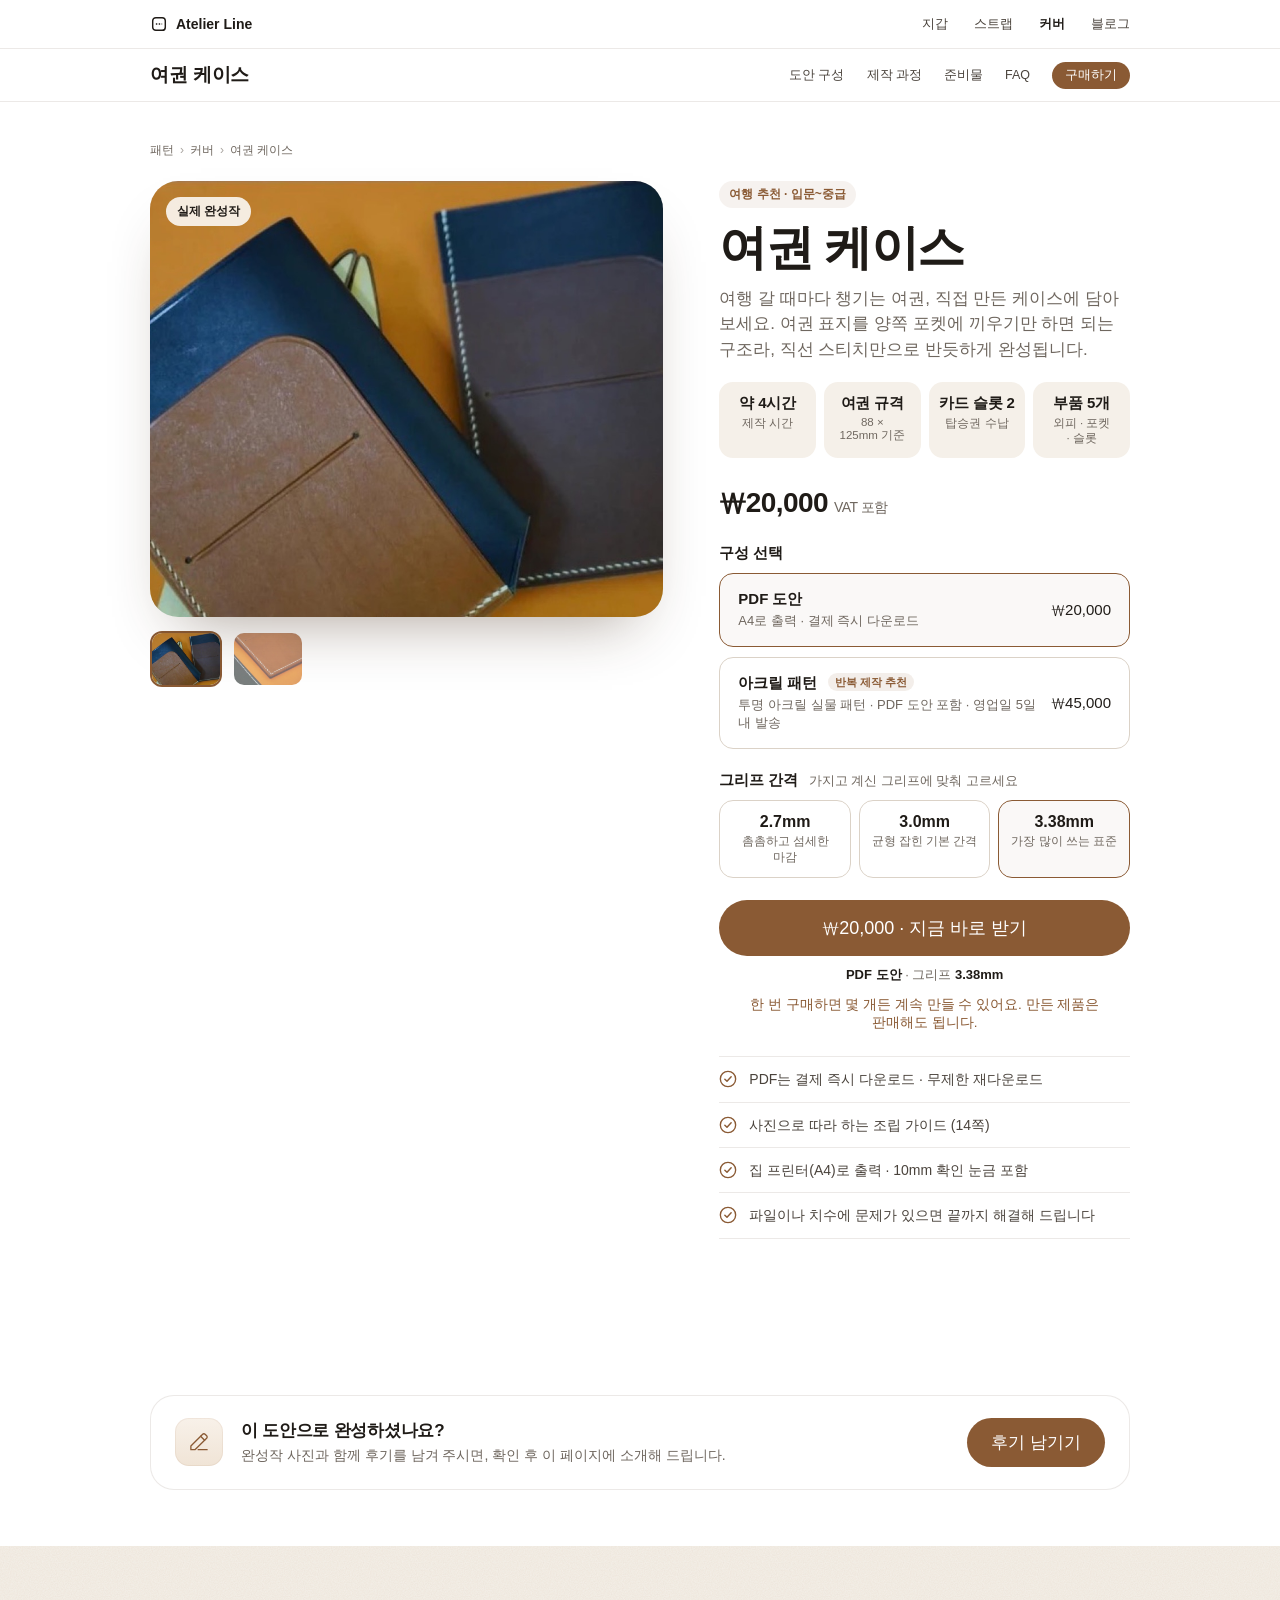
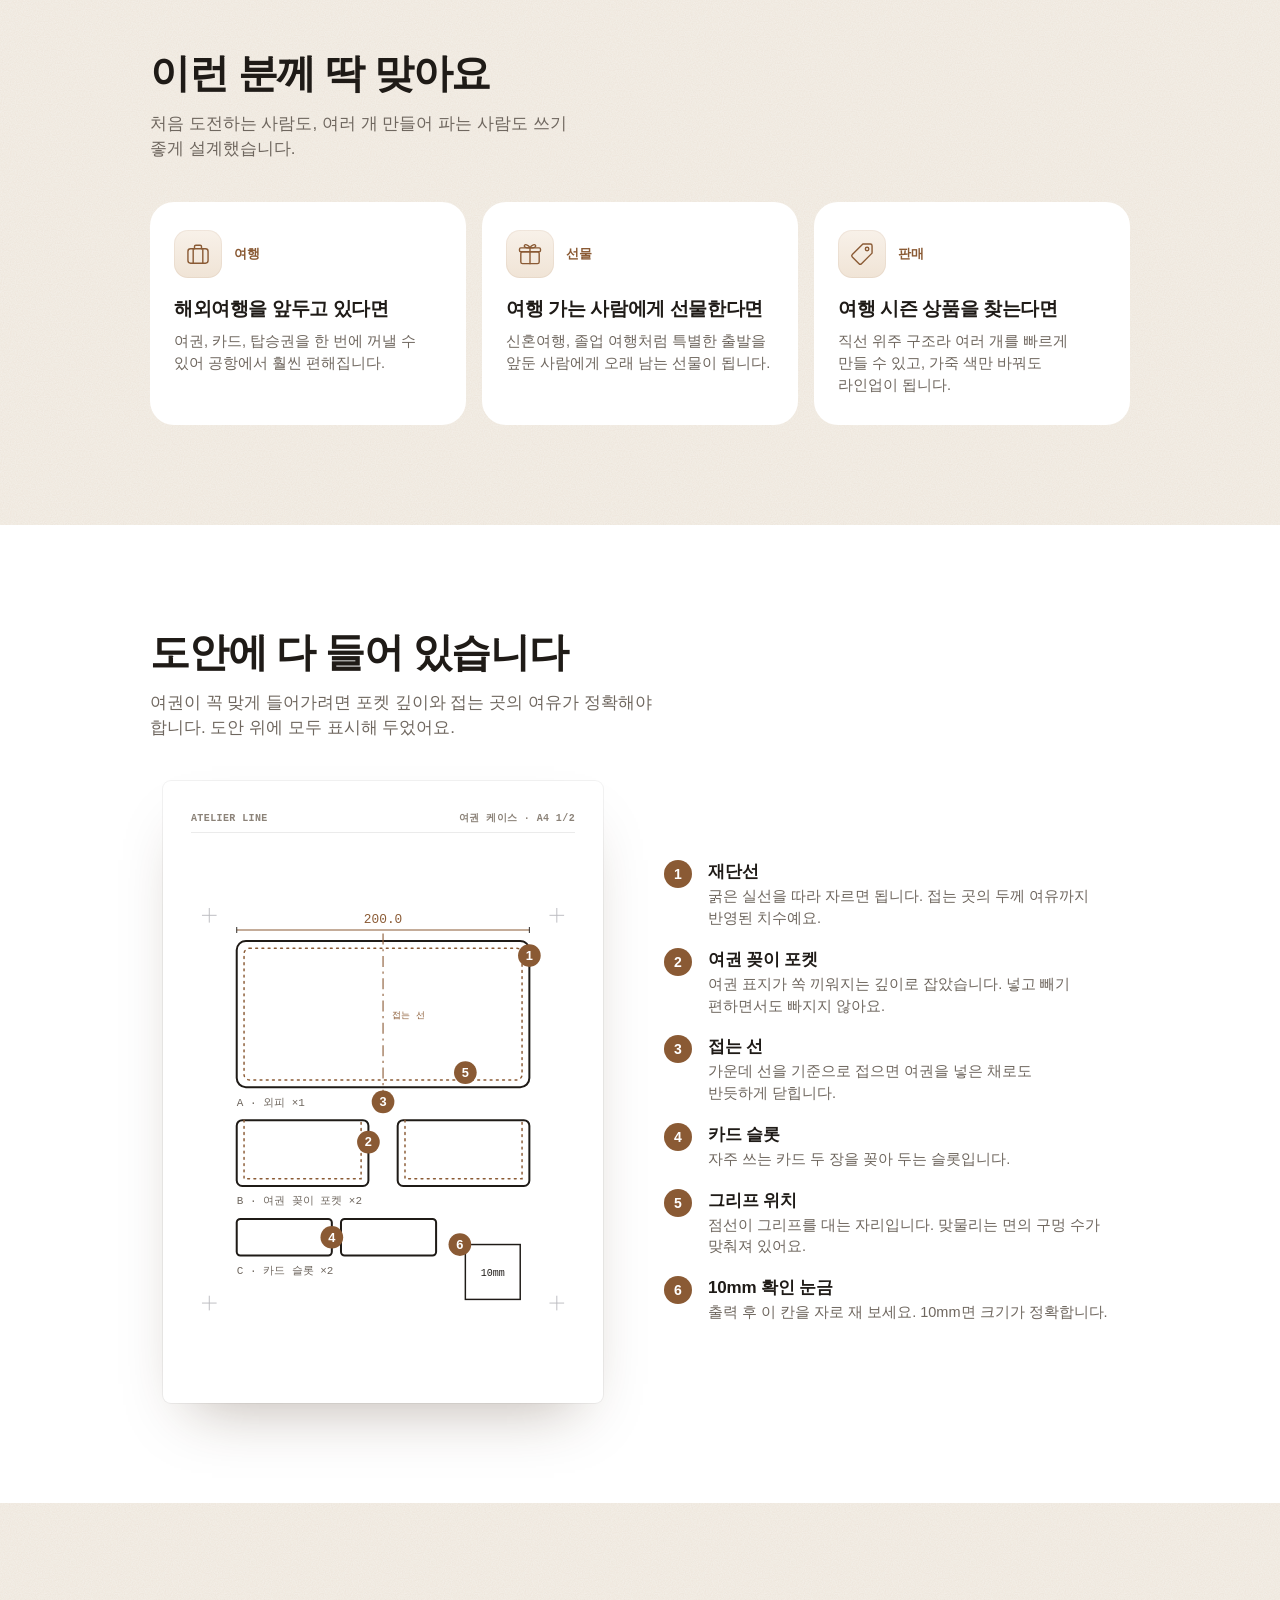
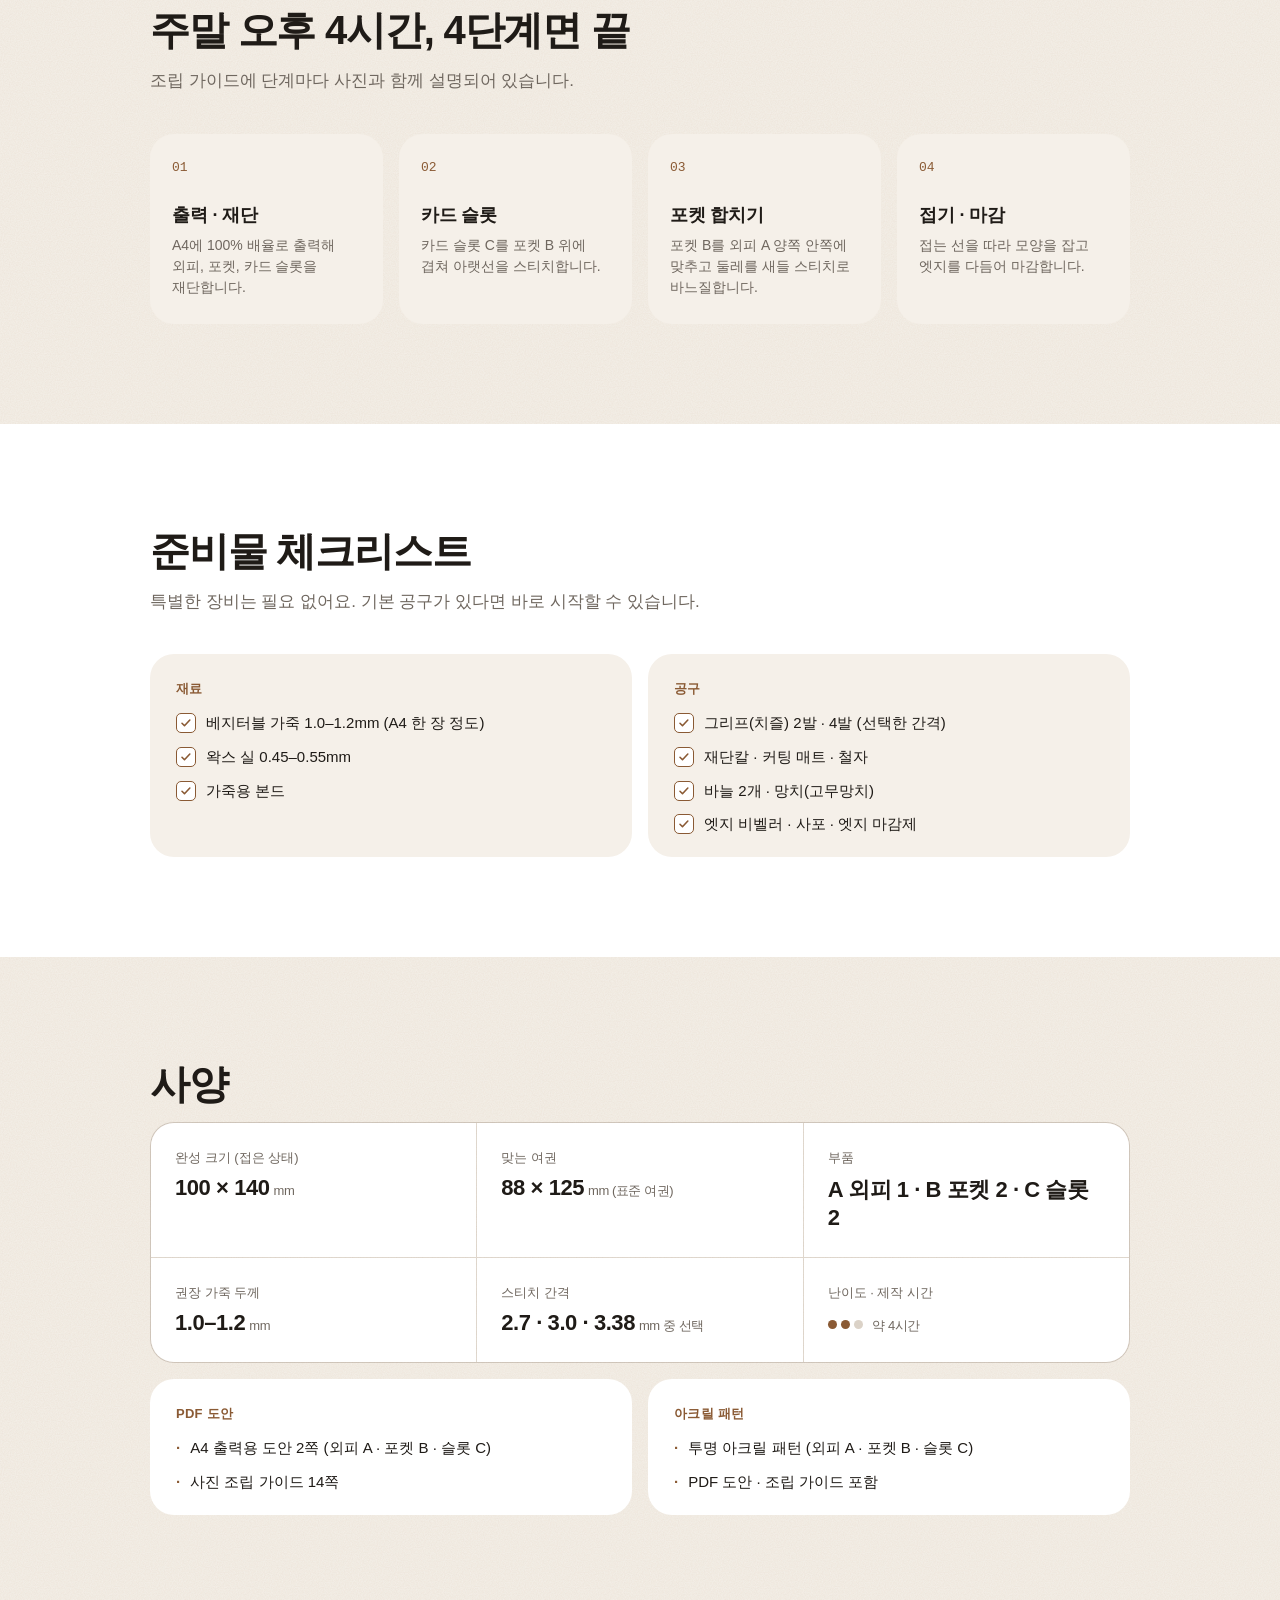
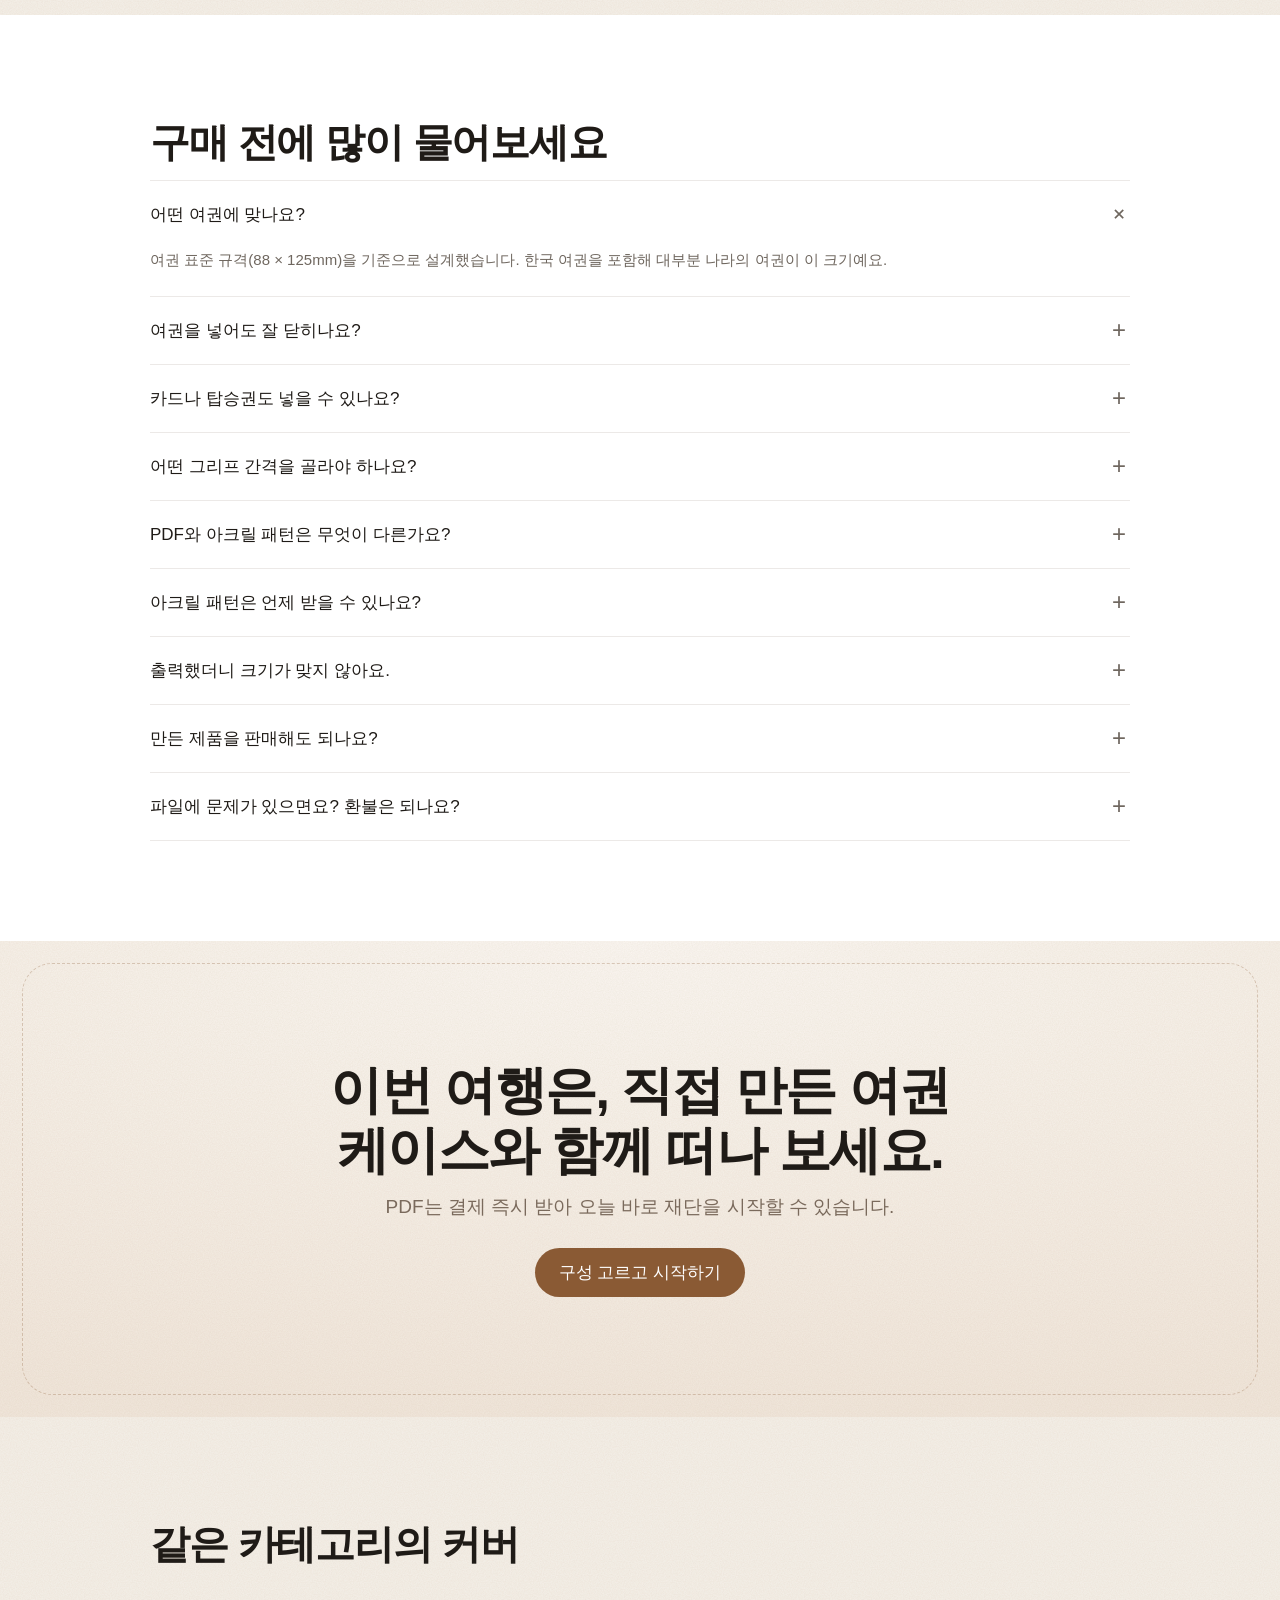
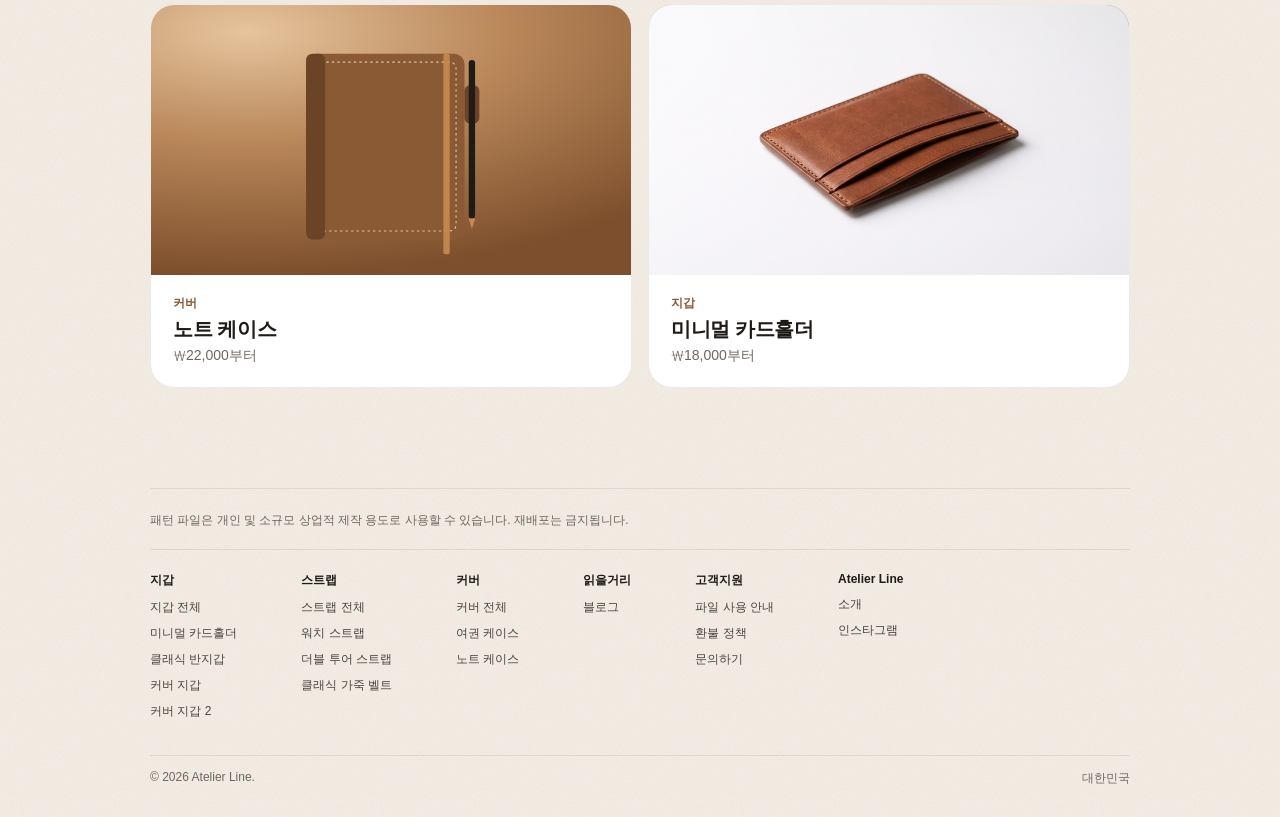
<file: passport.html>
<!DOCTYPE html>
<html lang="ko"><head>
<meta charset="UTF-8">
<meta name="robots" content="noindex, nofollow">
<meta name="viewport" content="width=device-width, initial-scale=1, viewport-fit=cover">
<title>여권 케이스 — Atelier Line</title>
<script>document.documentElement.classList.add('js');</script>
<link rel="stylesheet" href="assets/detail.css">
<link rel="stylesheet" href="assets/product.css">
</head>
<body>

<svg width="0" height="0" style="position:absolute" aria-hidden="true">
  <defs>
    <filter id="grain" x="0" y="0" width="100%" height="100%">
      <feTurbulence type="fractalNoise" baseFrequency="1.1" numOctaves="3" stitchTiles="stitch"></feTurbulence>
      <feColorMatrix type="saturate" values="0"></feColorMatrix>
      <feComponentTransfer><feFuncA type="table" tableValues="0 .55"></feFuncA></feComponentTransfer>
    </filter>
    <marker id="tick" viewBox="0 0 10 10" refX="5" refY="5" markerWidth="6" markerHeight="6" orient="auto">
      <path d="M5 0 V10" stroke="currentColor" stroke-width="1.4"></path>
    </marker>
    <symbol id="check" viewBox="0 0 20 20"><circle cx="10" cy="10" r="8.5" fill="none" stroke="currentColor" stroke-width="1.5"></circle><path d="M6.5 10.2l2.4 2.4 4.6-5" fill="none" stroke="currentColor" stroke-width="1.6" stroke-linecap="round" stroke-linejoin="round"></path></symbol>
  </defs>
</svg>

<nav class="global">
  <div class="wrap">
    <a class="brand" href="index.html">
      <svg viewBox="0 0 20 20" fill="none" stroke="currentColor" stroke-width="1.6"><rect x="3" y="3" width="14" height="14" rx="3.5"></rect><path d="M6.5 10h7" stroke-dasharray="1.6 1.6"></path></svg>
      Atelier Line
    </a>
    <div class="navlinks">
      <a href="wallet.html">지갑</a>
      <a href="strap.html">스트랩</a>
      <a href="cover.html" aria-current="page">커버</a>
      <a href="blog/">블로그</a>
    </div>
  </div>
</nav>

<div class="subnav">
  <div class="wrap">
    <div class="name" data-edit="passport.name">여권 케이스</div>
    <div class="links">
      <a href="#guide">도안 구성</a>
      <a href="#steps">제작 과정</a>
      <a href="#tools">준비물</a>
      <a href="#faq">FAQ</a>
      <a href="#buy" class="buy-sm">구매하기</a>
    </div>
  </div>
</div>

<main class="ch">
<section class="pd-hero">
  <div class="wrap">
    <div class="crumb"><a href="index.html">패턴</a><span>›</span><a href="cover.html">커버</a><span>›</span>여권 케이스</div>
    <div class="pd-grid">
      <div class="pd-visual">
        <div class="ch-gallery reveal">
          <figure class="ch-shot is-on" data-img="passport-real-1"><img class="photo" src="assets/uploads/passport-real-1.jpg" alt="여권 케이스 · 네이비와 브라운"></figure>
          <figure class="ch-shot" data-img="passport-real-2"><img class="photo" src="assets/uploads/passport-real-2.jpg" alt="여권 케이스 · 스티치 클로즈업" loading="lazy"></figure>
          <p class="ch-badge">실제 완성작</p>
        </div>
        <div class="ch-thumbs" aria-label="사진 고르기"></div>
      </div>

      <div class="buybox" id="buy">
        <span class="tag reveal">여행 추천 · 입문~중급</span>
        <h1 class="reveal d1" data-edit="passport.name">여권 케이스</h1>
        <p class="sub reveal d2">여행 갈 때마다 챙기는 여권, 직접 만든 케이스에 담아 보세요. 여권 표지를 양쪽 포켓에 끼우기만 하면 되는 구조라, 직선 스티치만으로 반듯하게 완성됩니다.</p>
        <ul class="ch-facts reveal d2">
          <li><p class="fx-b">약 4시간</p><p class="fx-s">제작 시간</p></li>
          <li><p class="fx-b">여권 규격</p><p class="fx-s">88 × 125mm 기준</p></li>
          <li><p class="fx-b">카드 슬롯 2</p><p class="fx-s">탑승권 수납</p></li>
          <li><p class="fx-b">부품 5개</p><p class="fx-s">외피 · 포켓 · 슬롯</p></li>
        </ul>
        <div class="reveal d3">
          <div class="price-now" data-price="">₩20,000<small>VAT 포함</small></div>
          <div class="opt-title">구성 선택</div>
          <div class="options">
            <label class="opt">
              <input type="radio" name="opt" value="20000" data-kind="pdf" checked="">
              <div><div class="t">PDF 도안</div><div class="d">A4로 출력 · 결제 즉시 다운로드</div></div>
              <div class="p">₩20,000</div>
            </label>
            <label class="opt">
              <input type="radio" name="opt" value="45000" data-kind="acrylic">
              <div><div class="t">아크릴 패턴 <span class="ch-pick">반복 제작 추천</span></div><div class="d">투명 아크릴 실물 패턴 · PDF 도안 포함 · 영업일 5일 내 발송</div></div>
              <div class="p">₩45,000</div>
            </label>
          </div>
          <div class="opt-title">그리프 간격 <span class="opt-help">가지고 계신 그리프에 맞춰 고르세요</span></div>
          <div class="gaps">
            <label class="gap"><input type="radio" name="gap" value="2.7"><div class="t">2.7mm</div><div class="d">촘촘하고 섬세한 마감</div></label>
            <label class="gap"><input type="radio" name="gap" value="3.0"><div class="t">3.0mm</div><div class="d">균형 잡힌 기본 간격</div></label>
            <label class="gap"><input type="radio" name="gap" value="3.38" checked=""><div class="t">3.38mm</div><div class="d">가장 많이 쓰는 표준</div></label>
          </div>
          <a href="#" class="btn btn-primary btn-block" data-buy="">₩20,000 · 지금 바로 받기</a>
          <p class="ch-sel" data-noedit="" aria-live="polite"></p>
          <p class="ch-value">한 번 구매하면 몇 개든 계속 만들 수 있어요. 만든 제품은 판매해도 됩니다.</p>
          <ul class="includes">
            <li><svg><use href="#check"></use></svg><span class="tx">PDF는 결제 즉시 다운로드 · 무제한 재다운로드</span></li>
            <li><svg><use href="#check"></use></svg><span class="tx">사진으로 따라 하는 조립 가이드 (14쪽)</span></li>
            <li><svg><use href="#check"></use></svg><span class="tx">집 프린터(A4)로 출력 · 10mm 확인 눈금 포함</span></li>
            <li><svg><use href="#check"></use></svg><span class="tx">파일이나 치수에 문제가 있으면 끝까지 해결해 드립니다</span></li>
          </ul>
        </div>
      </div>
    </div>
  </div>
</section>

<section class="section reviews" id="reviews">
  <div class="wrap">
    <h2 class="reveal">직접 만든 분들의 후기</h2>
    <p class="lead reveal d1">이 도안으로 직접 완성해 본 분들의 이야기입니다.</p>
    <div class="rv-grid">
      <article class="rv-card reveal">
        <div class="rv-photo" data-img="review-passport-1"></div>
        <div class="rv-body">
          <p class="rv-stars">5</p>
          <p class="rv-quote">여기에 실제 후기를 입력하세요.</p>
          <p class="rv-who">작성자 이름 · 가죽공예 경력</p>
          <div class="rv-tags"><p class="rv-badge">구매 확인</p><p class="rv-meta">PDF 도안 구매</p></div>
        </div>
      </article>
      <article class="rv-card reveal d1">
        <div class="rv-photo" data-img="review-passport-2"></div>
        <div class="rv-body">
          <p class="rv-stars">5</p>
          <p class="rv-quote">여기에 실제 후기를 입력하세요.</p>
          <p class="rv-who">작성자 이름 · 가죽공예 경력</p>
          <div class="rv-tags"><p class="rv-badge">구매 확인</p><p class="rv-meta">PDF 도안 구매</p></div>
        </div>
      </article>
      <article class="rv-card reveal d2">
        <div class="rv-photo" data-img="review-passport-3"></div>
        <div class="rv-body">
          <p class="rv-stars">5</p>
          <p class="rv-quote">여기에 실제 후기를 입력하세요.</p>
          <p class="rv-who">작성자 이름 · 가죽공예 경력</p>
          <div class="rv-tags"><p class="rv-badge">구매 확인</p><p class="rv-meta">PDF 도안 구매</p></div>
        </div>
      </article>
      <article class="rv-card reveal">
        <div class="rv-photo" data-img="review-passport-4"></div>
        <div class="rv-body">
          <p class="rv-stars">5</p>
          <p class="rv-quote">여기에 실제 후기를 입력하세요.</p>
          <p class="rv-who">작성자 이름 · 가죽공예 경력</p>
          <div class="rv-tags"><p class="rv-badge">구매 확인</p><p class="rv-meta">PDF 도안 구매</p></div>
        </div>
      </article>
      <article class="rv-card reveal d1">
        <div class="rv-photo" data-img="review-passport-5"></div>
        <div class="rv-body">
          <p class="rv-stars">5</p>
          <p class="rv-quote">여기에 실제 후기를 입력하세요.</p>
          <p class="rv-who">작성자 이름 · 가죽공예 경력</p>
          <div class="rv-tags"><p class="rv-badge">구매 확인</p><p class="rv-meta">PDF 도안 구매</p></div>
        </div>
      </article>
      <article class="rv-card reveal d2">
        <div class="rv-photo" data-img="review-passport-6"></div>
        <div class="rv-body">
          <p class="rv-stars">5</p>
          <p class="rv-quote">여기에 실제 후기를 입력하세요.</p>
          <p class="rv-who">작성자 이름 · 가죽공예 경력</p>
          <div class="rv-tags"><p class="rv-badge">구매 확인</p><p class="rv-meta">PDF 도안 구매</p></div>
        </div>
      </article>
    </div>
    <div class="rv-ask reveal">
      <span class="rv-ask-ico"><svg viewBox="0 0 32 32" fill="none" stroke="currentColor" stroke-width="1.6" stroke-linecap="round" stroke-linejoin="round" aria-hidden="true"><path d="M6 25.5V21L20.5 6.5a2.1 2.1 0 0 1 3 0l1.9 1.9a2.1 2.1 0 0 1 0 3L11 25.5z"/><path d="M18 9l4.9 4.9"/><path d="M15 25.5h11"/></svg></span>
      <div class="rv-ask-txt"><p class="rv-ask-t">이 도안으로 완성하셨나요?</p><p class="rv-ask-d">완성작 사진과 함께 후기를 남겨 주시면, 확인 후 이 페이지에 소개해 드립니다.</p></div>
      <a class="btn btn-primary rv-ask-btn" data-contact="review" href="#">후기 남기기</a>
    </div>
    <p class="rv-note">패턴을 무료로 제공받아 작성한 후기는 각 후기에 따로 표시합니다.</p>
    <p class="rv-edit-hint" data-noedit="">후기 글을 채운 카드만 공개 페이지에 보입니다. 별점은 1~5 숫자로 입력하세요(4.5처럼 반 개도 됩니다). 표시는 '구매 확인' 또는 '도안 무료 제공'으로 적어 주세요. 사진은 선택이며, 후기가 3개 이상이면 평균 별점이 자동으로 표시됩니다.</p>
  </div>
</section>

<section class="section soft">
  <div class="wrap">
    <h2 class="reveal">이런 분께 딱 맞아요</h2>
    <p class="lead reveal d1">처음 도전하는 사람도, 여러 개 만들어 파는 사람도 쓰기 좋게 설계했습니다.</p>
    <div class="ch-fit">
      <div class="ch-fit-card reveal"><div class="ch-fit-head"><span class="ch-fit-ico"><svg viewBox="0 0 32 32" fill="none" stroke="currentColor" stroke-width="1.6" stroke-linecap="round" stroke-linejoin="round" aria-hidden="true"><rect x="4.5" y="10" width="23" height="16.5" rx="3"/><path d="M12 10V7.5A1.5 1.5 0 0 1 13.5 6h5A1.5 1.5 0 0 1 20 7.5V10"/><path d="M10.5 10v16.5M21.5 10v16.5"/></svg></span><p class="ch-fit-k">여행</p></div><h3>해외여행을 앞두고 있다면</h3><p>여권, 카드, 탑승권을 한 번에 꺼낼 수 있어 공항에서 훨씬 편해집니다.</p></div>
      <div class="ch-fit-card reveal d1"><div class="ch-fit-head"><span class="ch-fit-ico"><svg viewBox="0 0 32 32" fill="none" stroke="currentColor" stroke-width="1.6" stroke-linecap="round" stroke-linejoin="round" aria-hidden="true"><rect x="5.5" y="13.5" width="21" height="13.5" rx="2"/><rect x="4" y="9" width="24" height="4.5" rx="1.5"/><path d="M16 9v18"/><path d="M16 9c-1.5-3.5-6.5-5-6.5-2.2C9.5 9 14 9 16 9zM16 9c1.5-3.5 6.5-5 6.5-2.2C22.5 9 18 9 16 9z"/></svg></span><p class="ch-fit-k">선물</p></div><h3>여행 가는 사람에게 선물한다면</h3><p>신혼여행, 졸업 여행처럼 특별한 출발을 앞둔 사람에게 오래 남는 선물이 됩니다.</p></div>
      <div class="ch-fit-card reveal d2"><div class="ch-fit-head"><span class="ch-fit-ico"><svg viewBox="0 0 32 32" fill="none" stroke="currentColor" stroke-width="1.6" stroke-linecap="round" stroke-linejoin="round" aria-hidden="true"><path d="M17 4.5h8.5a2 2 0 0 1 2 2V15L15.4 27.1a2 2 0 0 1-2.8 0l-7.7-7.7a2 2 0 0 1 0-2.8z"/><circle cx="21.8" cy="10.2" r="2"/></svg></span><p class="ch-fit-k">판매</p></div><h3>여행 시즌 상품을 찾는다면</h3><p>직선 위주 구조라 여러 개를 빠르게 만들 수 있고, 가죽 색만 바꿔도 라인업이 됩니다.</p></div>
    </div>
  </div>
</section>

<section class="section" id="guide">
  <div class="wrap">
    <h2 class="reveal">도안에 다 들어 있습니다</h2>
    <p class="lead reveal d1">여권이 꼭 맞게 들어가려면 포켓 깊이와 접는 곳의 여유가 정확해야 합니다. 도안 위에 모두 표시해 두었어요.</p>
    <div class="ch-anno">
      <figure class="ch-sheet reveal">
        <div class="sheet-head"><span>ATELIER LINE</span><span>여권 케이스 · A4 1/2</span></div>
        <svg viewBox="0 0 210 230" fill="none" aria-label="A4로 출력한 여권 케이스 도안"><g stroke="#b9b9be" stroke-width=".5"><path d="M6 10 H14 M10 6 V14"></path><path d="M196 10 H204 M200 6 V14"></path><path d="M6 222 H14 M10 218 V226"></path><path d="M196 222 H204 M200 218 V226"></path></g><g class="dim" stroke="#8a5a34" stroke-width=".6" style="color:#8a5a34"><path d="M25 18 H185" marker-start="url(#tick)" marker-end="url(#tick)"></path><text x="105" y="14" text-anchor="middle" font-size="7" fill="#8a5a34" stroke="none">200.0</text></g><rect x="25" y="24" width="160" height="80" rx="5" stroke="#1f1b17" stroke-width="1.1"></rect><rect x="29" y="28" width="152" height="72" rx="3" stroke="#8a5a34" stroke-width=".8" stroke-dasharray="1 2.4" stroke-linecap="round"></rect><path d="M105 20 V108" stroke="#8a5a34" stroke-width=".6" stroke-dasharray="6 2.5 1.2 2.5"></path><text class="lbl" x="110" y="66" font-size="5" fill="#8a5a34">접는 선</text><text class="lbl" x="25" y="114" font-size="6" fill="#6f675f">A · 외피 ×1</text><rect x="25" y="122" width="72" height="36" rx="3" stroke="#1f1b17" stroke-width="1.1"></rect><path d="M29 122 V154 H93 V122" stroke="#8a5a34" stroke-width=".8" stroke-dasharray="1 2.4" stroke-linecap="round"></path><rect x="113" y="122" width="72" height="36" rx="3" stroke="#1f1b17" stroke-width="1.1"></rect><path d="M117 122 V154 H181 V122" stroke="#8a5a34" stroke-width=".8" stroke-dasharray="1 2.4" stroke-linecap="round"></path><text class="lbl" x="25" y="168" font-size="6" fill="#6f675f">B · 여권 꽂이 포켓 ×2</text><rect x="25" y="176" width="52" height="20" rx="2" stroke="#1f1b17" stroke-width="1.1"></rect><rect x="82" y="176" width="52" height="20" rx="2" stroke="#1f1b17" stroke-width="1.1"></rect><text class="lbl" x="25" y="206" font-size="6" fill="#6f675f">C · 카드 슬롯 ×2</text><rect x="150" y="190" width="30" height="30" stroke="#1f1b17" stroke-width=".8"></rect><text class="lbl" x="165" y="207" text-anchor="middle" font-size="5.5" fill="#1f1b17">10mm</text><g class="mk"><circle cx="185" cy="32" r="6.2" fill="#8a5a34"></circle><text x="185" y="34.4" text-anchor="middle" font-size="7" font-weight="700" fill="#fff">1</text></g><g class="mk"><circle cx="97" cy="134" r="6.2" fill="#8a5a34"></circle><text x="97" y="136.4" text-anchor="middle" font-size="7" font-weight="700" fill="#fff">2</text></g><g class="mk"><circle cx="105" cy="112" r="6.2" fill="#8a5a34"></circle><text x="105" y="114.4" text-anchor="middle" font-size="7" font-weight="700" fill="#fff">3</text></g><g class="mk"><circle cx="77" cy="186" r="6.2" fill="#8a5a34"></circle><text x="77" y="188.4" text-anchor="middle" font-size="7" font-weight="700" fill="#fff">4</text></g><g class="mk"><circle cx="150" cy="96" r="6.2" fill="#8a5a34"></circle><text x="150" y="98.4" text-anchor="middle" font-size="7" font-weight="700" fill="#fff">5</text></g><g class="mk"><circle cx="147" cy="190" r="6.2" fill="#8a5a34"></circle><text x="147" y="192.4" text-anchor="middle" font-size="7" font-weight="700" fill="#fff">6</text></g></svg>
      </figure>
      <ol class="ch-points">
        <li class="reveal"><h3>재단선</h3><p>굵은 실선을 따라 자르면 됩니다. 접는 곳의 두께 여유까지 반영된 치수예요.</p></li>
        <li class="reveal d1"><h3>여권 꽂이 포켓</h3><p>여권 표지가 쏙 끼워지는 깊이로 잡았습니다. 넣고 빼기 편하면서도 빠지지 않아요.</p></li>
        <li class="reveal d2"><h3>접는 선</h3><p>가운데 선을 기준으로 접으면 여권을 넣은 채로도 반듯하게 닫힙니다.</p></li>
        <li class="reveal"><h3>카드 슬롯</h3><p>자주 쓰는 카드 두 장을 꽂아 두는 슬롯입니다.</p></li>
        <li class="reveal d1"><h3>그리프 위치</h3><p>점선이 그리프를 대는 자리입니다. 맞물리는 면의 구멍 수가 맞춰져 있어요.</p></li>
        <li class="reveal d2"><h3>10mm 확인 눈금</h3><p>출력 후 이 칸을 자로 재 보세요. 10mm면 크기가 정확합니다.</p></li>
      </ol>
    </div>
  </div>
</section>

<section class="section soft" id="steps">
  <div class="wrap">
    <h2 class="reveal">주말 오후 4시간, 4단계면 끝</h2>
    <p class="lead reveal d1">조립 가이드에 단계마다 사진과 함께 설명되어 있습니다.</p>
    <div class="steps">
      <div class="step reveal"><h3>출력 · 재단</h3><p>A4에 100% 배율로 출력해 외피, 포켓, 카드 슬롯을 재단합니다.</p></div>
      <div class="step reveal d1"><h3>카드 슬롯</h3><p>카드 슬롯 C를 포켓 B 위에 겹쳐 아랫선을 스티치합니다.</p></div>
      <div class="step reveal d2"><h3>포켓 합치기</h3><p>포켓 B를 외피 A 양쪽 안쪽에 맞추고 둘레를 새들 스티치로 바느질합니다.</p></div>
      <div class="step reveal d3"><h3>접기 · 마감</h3><p>접는 선을 따라 모양을 잡고 엣지를 다듬어 마감합니다.</p></div>
    </div>
  </div>
</section>

<section class="section" id="tools">
  <div class="wrap">
    <h2 class="reveal">준비물 체크리스트</h2>
    <p class="lead reveal d1">특별한 장비는 필요 없어요. 기본 공구가 있다면 바로 시작할 수 있습니다.</p>
    <div class="ch-tools reveal">
      <div class="ch-tool-col">
        <p class="ch-tool-h">재료</p>
        <ul>
          <li><span class="tx">베지터블 가죽 1.0–1.2mm (A4 한 장 정도)</span></li>
          <li><span class="tx">왁스 실 0.45–0.55mm</span></li>
          <li><span class="tx">가죽용 본드</span></li>
        </ul>
      </div>
      <div class="ch-tool-col">
        <p class="ch-tool-h">공구</p>
        <ul>
          <li><span class="tx">그리프(치즐) 2발 · 4발 (선택한 간격)</span></li>
          <li><span class="tx">재단칼 · 커팅 매트 · 철자</span></li>
          <li><span class="tx">바늘 2개 · 망치(고무망치)</span></li>
          <li><span class="tx">엣지 비벨러 · 사포 · 엣지 마감제</span></li>
        </ul>
      </div>
    </div>
  </div>
</section>

<section class="section soft" id="specs">
  <div class="wrap">
    <h2 class="reveal">사양</h2>
    <div class="spec-grid reveal">
      <div class="spec"><div class="k">완성 크기 (접은 상태)</div><div class="v">100 × 140<small>mm</small></div></div>
      <div class="spec"><div class="k">맞는 여권</div><div class="v">88 × 125<small>mm (표준 여권)</small></div></div>
      <div class="spec"><div class="k">부품</div><div class="v">A 외피 1 · B 포켓 2 · C 슬롯 2</div></div>
      <div class="spec"><div class="k">권장 가죽 두께</div><div class="v">1.0–1.2<small>mm</small></div></div>
      <div class="spec"><div class="k">스티치 간격</div><div class="v">2.7 · 3.0 · 3.38<small>mm 중 선택</small></div></div>
      <div class="spec"><div class="k">난이도 · 제작 시간</div><div class="v"><span class="dots"><i class="on"></i><i class="on"></i><i></i></span> <small>약 4시간</small></div></div>
    </div>
    <div class="ch-pack reveal">
      <div class="ch-pack-col">
        <p class="ch-pack-h">PDF 도안</p>
        <ul>
          <li><span class="tx">A4 출력용 도안 2쪽 (외피 A · 포켓 B · 슬롯 C)</span></li>
          <li><span class="tx">사진 조립 가이드 14쪽</span></li>
        </ul>
      </div>
      <div class="ch-pack-col">
        <p class="ch-pack-h">아크릴 패턴</p>
        <ul>
          <li><span class="tx">투명 아크릴 패턴 (외피 A · 포켓 B · 슬롯 C)</span></li>
          <li><span class="tx">PDF 도안 · 조립 가이드 포함</span></li>
        </ul>
      </div>
    </div>
  </div>
</section>

<section class="section" id="faq">
  <div class="wrap">
    <h2 class="reveal">구매 전에 많이 물어보세요</h2>
    <div class="faq reveal">
      <details open=""><summary>어떤 여권에 맞나요?</summary><p class="a">여권 표준 규격(88 × 125mm)을 기준으로 설계했습니다. 한국 여권을 포함해 대부분 나라의 여권이 이 크기예요.</p></details>
      <details><summary>여권을 넣어도 잘 닫히나요?</summary><p class="a">접는 곳에 여권 두께만큼 여유를 두어, 여권을 넣은 채로도 반듯하게 닫힙니다.</p></details>
      <details><summary>카드나 탑승권도 넣을 수 있나요?</summary><p class="a">안쪽에 카드 슬롯 두 개가 있고, 포켓 사이에 접은 탑승권을 끼울 수 있습니다.</p></details>
      <details><summary>어떤 그리프 간격을 골라야 하나요?</summary><p class="a">가지고 계신 그리프(치즐)와 같은 간격을 고르세요. 그리프 날 끝 사이의 간격이 2.7mm · 3.0mm · 3.38mm 중 무엇인지 확인하면 됩니다. 간격이 다르면 맞물리는 면의 구멍 수가 달라지니, 꼭 같은 간격의 도안을 쓰세요. 처음이라 그리프가 없다면 가장 많이 쓰는 3.38mm를 권합니다.</p></details>
      <details><summary>PDF와 아크릴 패턴은 무엇이 다른가요?</summary><p class="a">PDF는 결제 즉시 받아 집에서 출력해 쓰는 도안입니다. 아크릴 패턴은 투명하고 단단한 실물 패턴이라 종이처럼 닳지 않고, 가죽 위에 바로 대고 여러 번 마킹할 수 있어 반복 제작과 판매용 제작에 좋습니다. 아크릴 패턴에도 PDF 도안이 함께 제공됩니다.</p></details>
      <details><summary>아크릴 패턴은 언제 받을 수 있나요?</summary><p class="a">주문 후 영업일 기준 5일 안에 발송합니다. 5만 원 이상 구매하시면 배송비는 무료예요. 함께 드리는 PDF 도안은 결제 즉시 받을 수 있어, 아크릴 패턴이 도착하기 전에도 바로 시작할 수 있습니다.</p></details>
      <details><summary>출력했더니 크기가 맞지 않아요.</summary><p class="a">인쇄 설정에서 ‘실제 크기’ 또는 배율 100%를 선택해 주세요. 도안의 10mm 확인 눈금을 자로 재서 크기를 확인할 수 있습니다.</p></details>
      <details><summary>만든 제품을 판매해도 되나요?</summary><p class="a">네. 개인 및 소규모 상업 제작(공방, 플리마켓, 온라인 판매 등)에 사용할 수 있습니다. 패턴 자체의 재배포나 재판매만 금지됩니다.</p></details>
      <details><summary>파일에 문제가 있으면요? 환불은 되나요?</summary><p class="a">파일이 열리지 않거나 치수에 문제가 있다면 문의해 주세요. 끝까지 확인해 해결해 드립니다. 다만 PDF는 디지털 파일 특성상 다운로드 후 단순 변심 환불은 어렵습니다.</p></details>
    </div>
  </div>
</section>

<section class="ch-final">
  <div class="wrap">
    <h2 class="reveal">이번 여행은, 직접 만든 여권 케이스와 함께 떠나 보세요.</h2>
    <p class="reveal d1">PDF는 결제 즉시 받아 오늘 바로 재단을 시작할 수 있습니다.</p>
    <div class="reveal d2"><a href="#buy" class="btn ch-final-btn">구성 고르고 시작하기</a></div>
  </div>
</section>

<section class="section soft">
  <div class="wrap">
    <h2 class="reveal" style="margin-bottom:32px">같은 카테고리의 커버</h2>
    <div class="related">
      <a class="rel reveal" href="notebook.html">
        <div class="visual v1" data-img="notebook"><svg class="rel-illus" viewBox="0 0 300 225" fill="none" aria-label="노트 케이스 일러스트"><rect x="70" y="30" width="150" height="176" rx="10" fill="#8a5a34"></rect><rect x="78" y="38" width="134" height="160" rx="6" stroke="#f3e2cf" stroke-width="1" stroke-dasharray="2.2 3" opacity=".8"></rect><rect x="70" y="30" width="18" height="176" rx="6" fill="#6b4325"></rect><rect x="220" y="60" width="14" height="36" rx="5" fill="#6b4325"></rect><rect x="224" y="36" width="6" height="150" rx="3" fill="#1f1b17"></rect><path d="M224 186 L227 196 L230 186 Z" fill="#c98a52"></path><rect x="200" y="30" width="6" height="190" rx="2" fill="#c98a52" opacity=".9"></rect></svg></div>
        <div class="body"><div class="e">커버</div><div class="t" data-edit="notebook.name">노트 케이스</div><div class="pr" data-edit="notebook.from">₩22,000부터</div></div>
      </a>
      <a class="rel reveal d1" href="cardholder.html">
        <div class="visual v1" data-img="cardholder"><svg viewBox="0 0 300 170" fill="none"><g stroke="#fff" stroke-width="1.3"><rect x="40" y="38" width="130" height="94" rx="9"></rect><path d="M190 38 H218 A9 9 0 0 0 236 38 H262 V80 H190 Z"></path><path d="M190 90 H218 A9 9 0 0 0 236 90 H262 V132 H190 Z"></path></g></svg><img class="photo" src="assets/uploads/cardholder-1600.jpg" alt="미니멀 카드홀더"></div>
        <div class="body"><div class="e" data-edit="cardholder.category">지갑</div><div class="t" data-edit="cardholder.name">미니멀 카드홀더</div><div class="pr" data-edit="cardholder.from">₩18,000부터</div></div>
      </a>
    </div>
  </div>
</section>
</main>

<div class="ch-bar" data-noedit="" aria-hidden="true">
  <div class="ch-bar-in">
    <div class="ch-bar-t"><span class="ch-bar-n">여권 케이스</span><span class="ch-bar-p">₩20,000</span></div>
    <a href="#" class="btn btn-primary ch-bar-btn" data-buy="" tabindex="-1">지금 바로 받기</a>
  </div>
</div>

<footer id="contact">
  <div class="wrap">
    <div class="fnote">패턴 파일은 개인 및 소규모 상업적 제작 용도로 사용할 수 있습니다. 재배포는 금지됩니다.</div>
    <div class="fcols">
      <div class="fcol"><h4>지갑</h4><a href="wallet.html">지갑 전체</a><a href="cardholder.html">미니멀 카드홀더</a><a href="long-wallet.html">클래식 반지갑</a><a href="flap-wallet.html">커버 지갑</a><a href="flap-wallet-2.html">커버 지갑 2</a></div>
      <div class="fcol"><h4>스트랩</h4><a href="strap.html">스트랩 전체</a><a href="shoulder-bag.html">워치 스트랩</a><a href="double-strap.html">더블 투어 스트랩</a><a href="belt.html">클래식 가죽 벨트</a></div>
      <div class="fcol"><h4>커버</h4><a href="cover.html">커버 전체</a><a href="passport.html">여권 케이스</a><a href="notebook.html">노트 케이스</a></div>
      <div class="fcol"><h4>읽을거리</h4><a href="blog/">블로그</a></div>
      <div class="fcol"><h4>고객지원</h4><a href="#">파일 사용 안내</a><a href="#">환불 정책</a><a href="#" data-contact="inquiry">문의하기</a></div>
      <div class="fcol"><h4>Atelier Line</h4><a href="#">소개</a><a href="#" data-contact="instagram">인스타그램</a></div>
    </div>
    <div class="fbottom"><span>© 2026 Atelier Line.</span><span>대한민국</span></div>
  </div>
</footer>

<div class="toast" role="status" aria-live="polite"></div>
<script src="assets/detail.js"></script>
<script src="assets/product.js"></script>





<script src="assets/contact.js"></script>
</body></html>
</file>
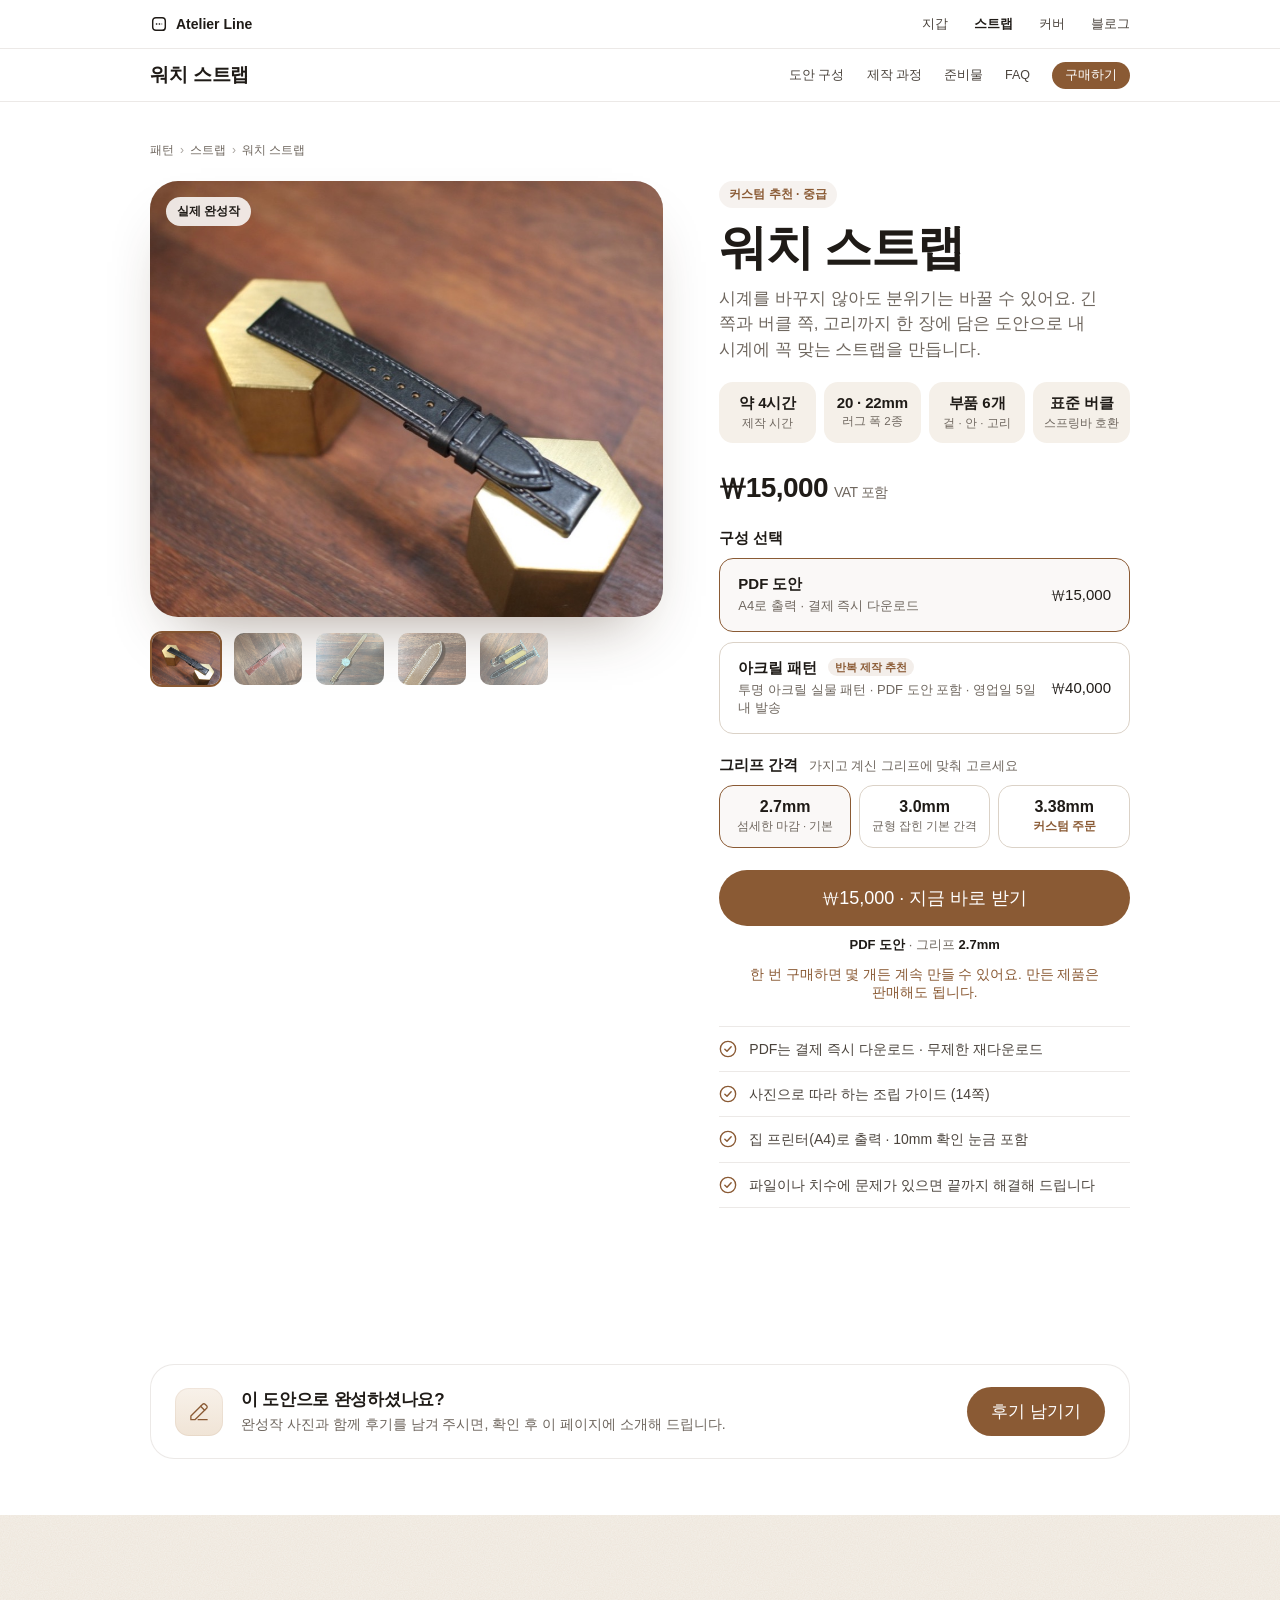
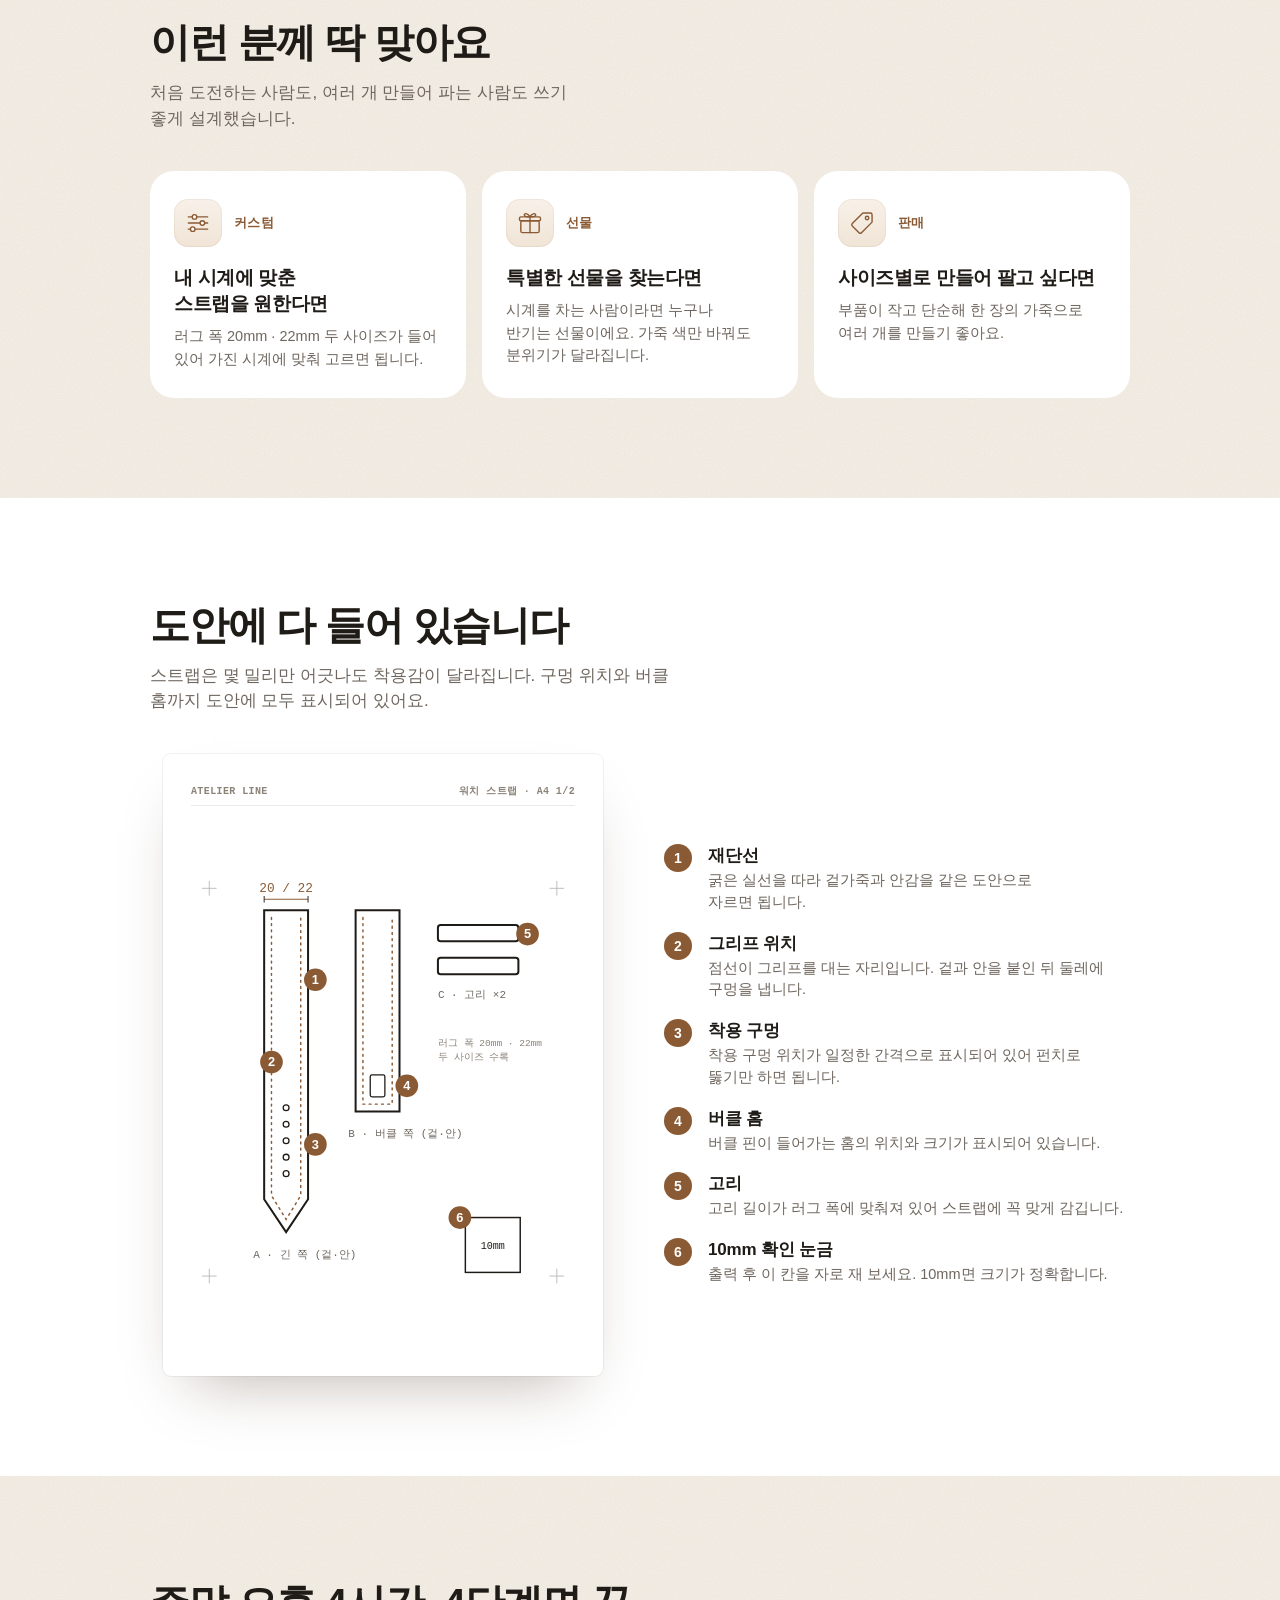
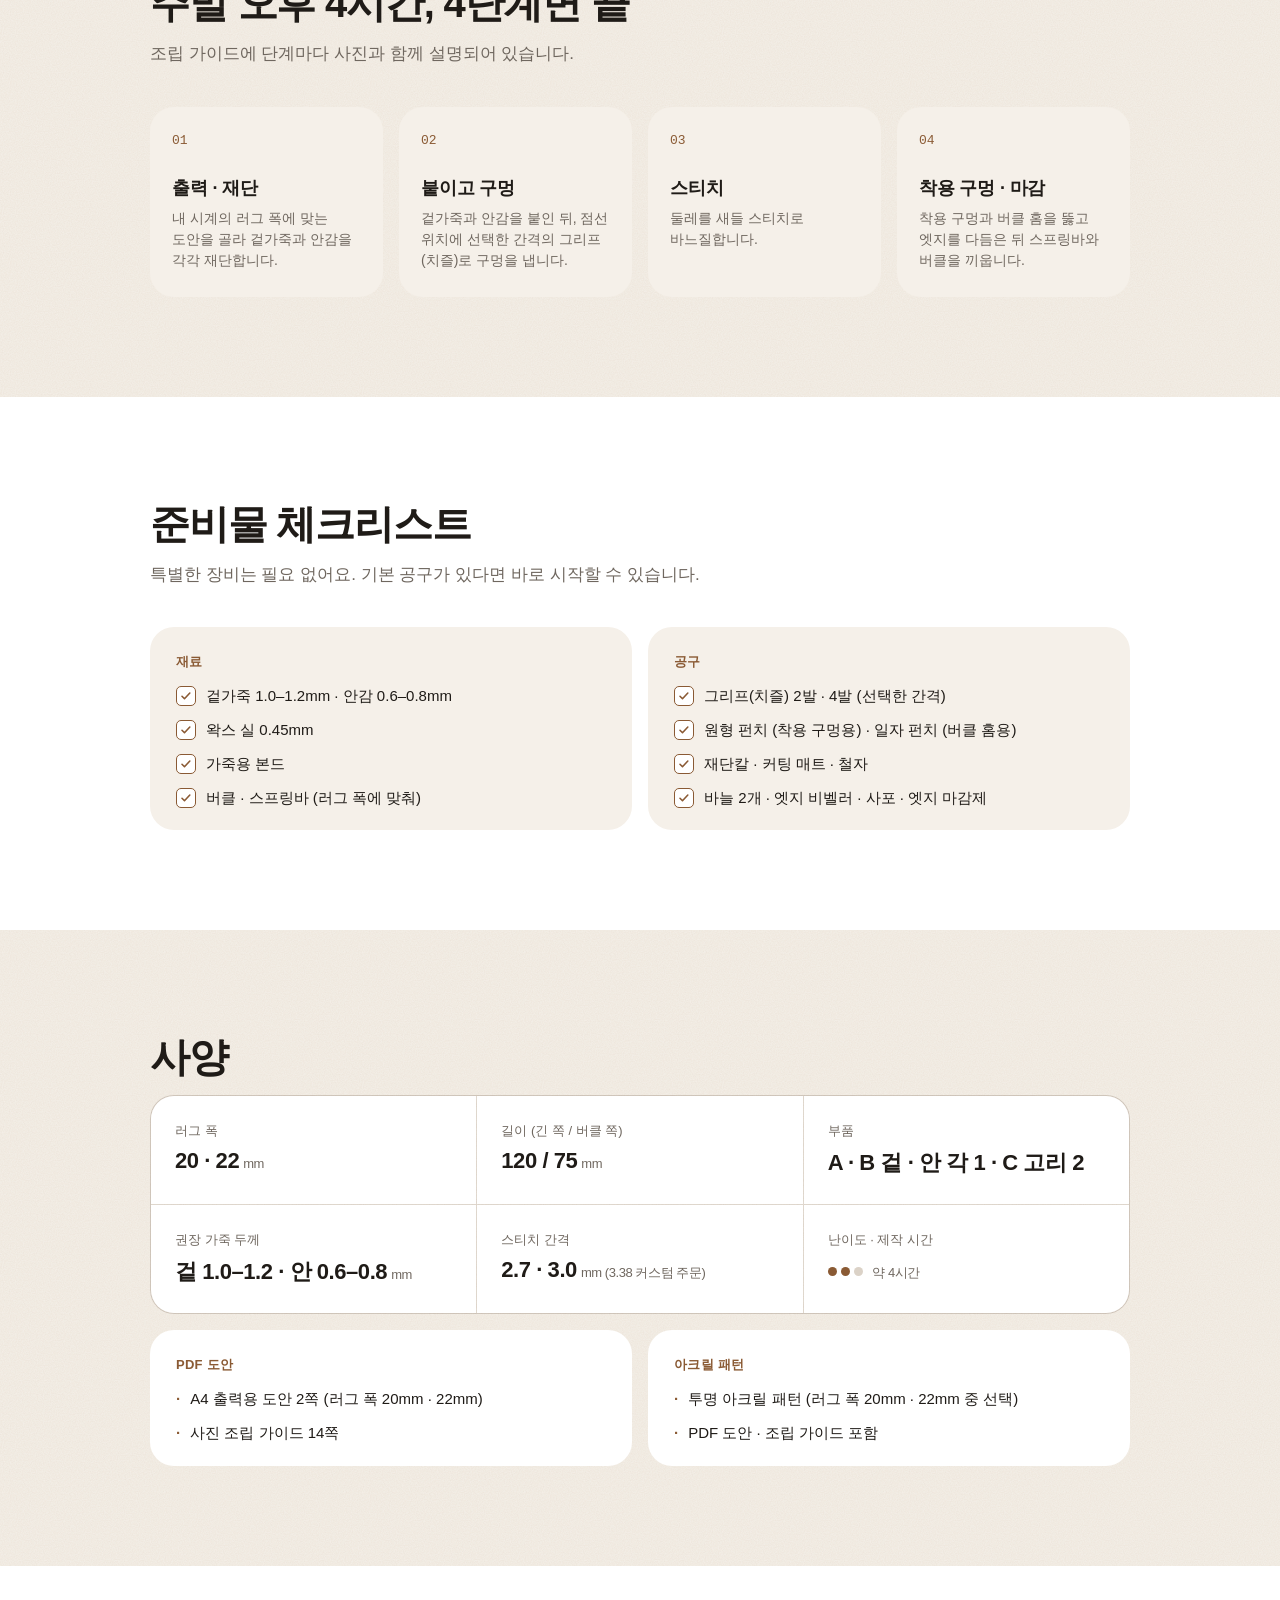
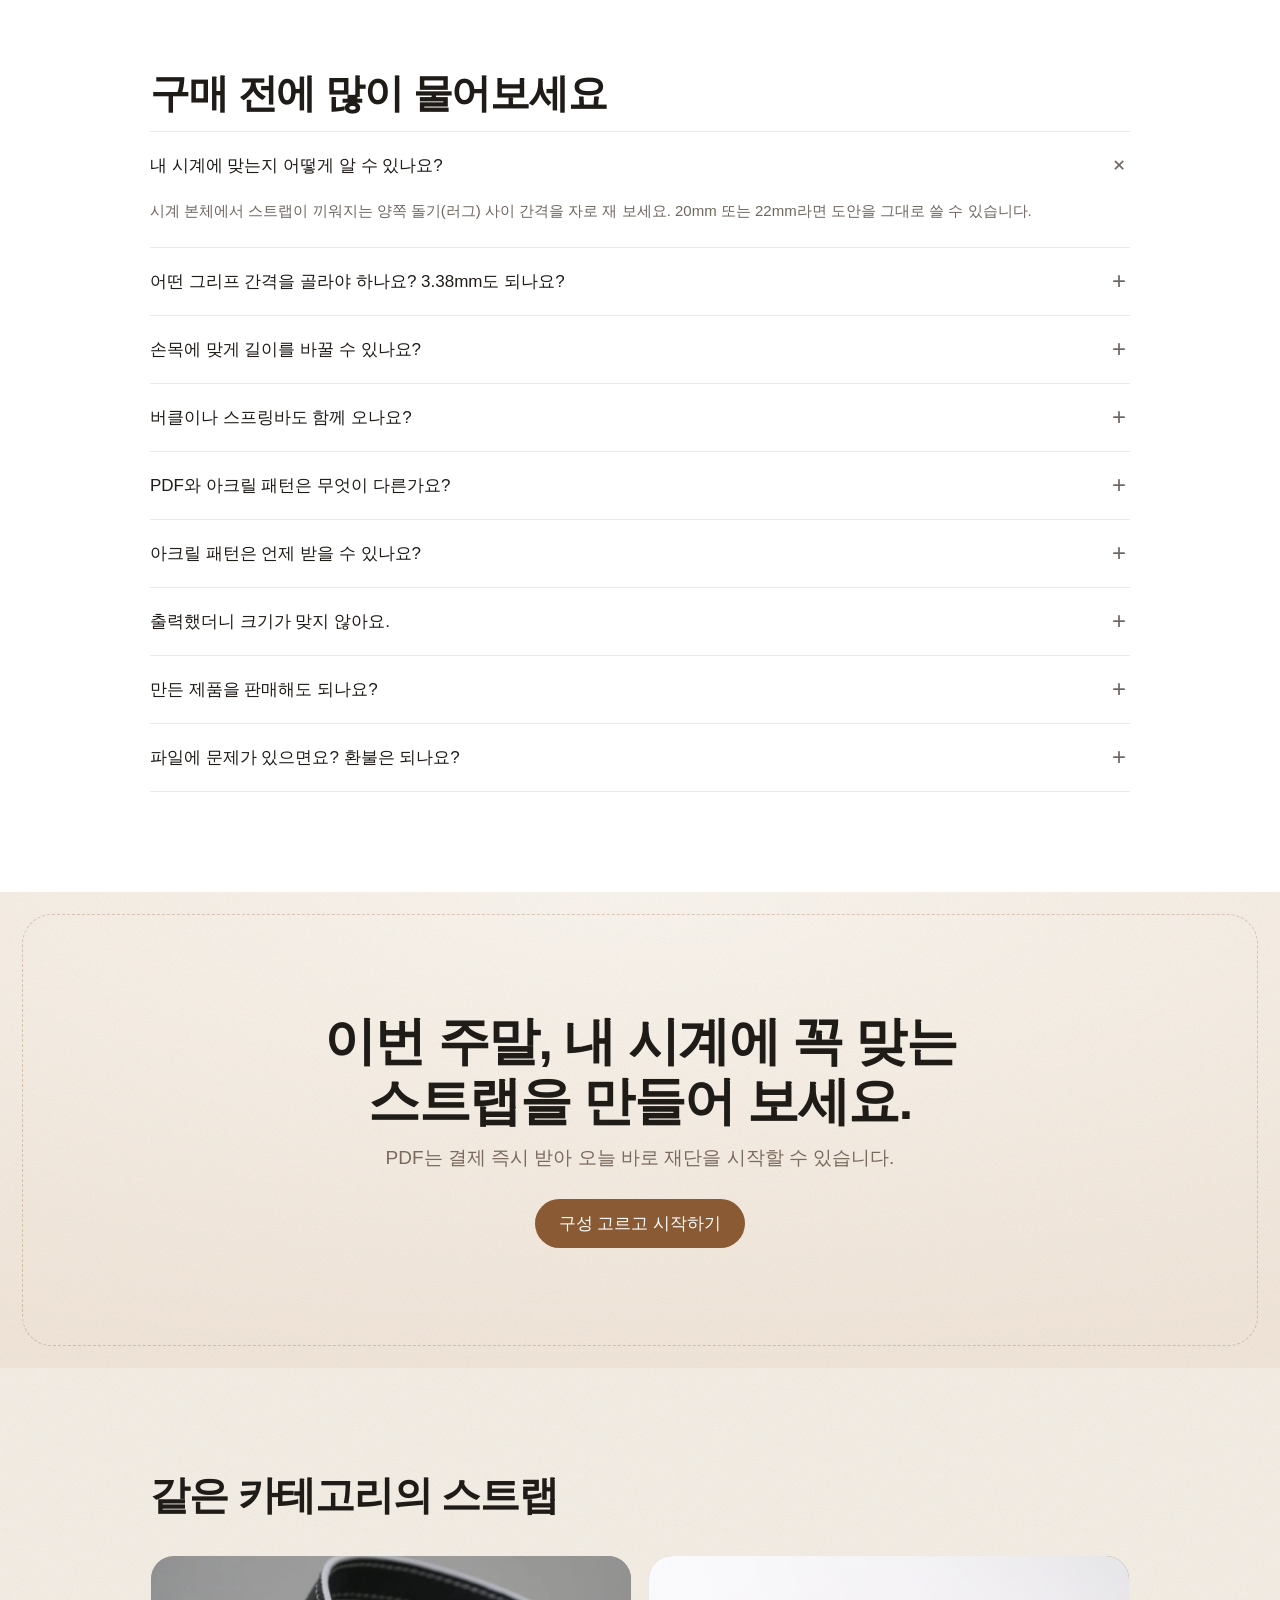
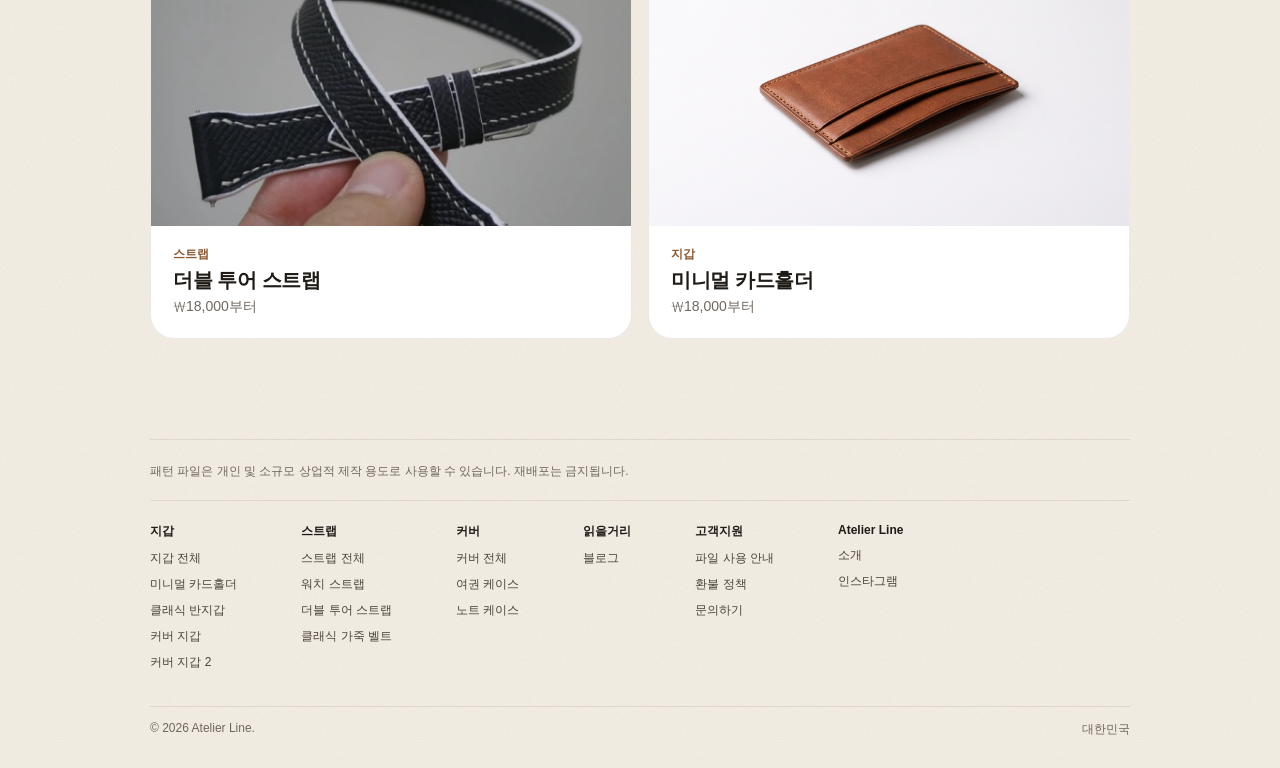
<file: shoulder-bag.html>
<!DOCTYPE html>
<html lang="ko"><head>
<meta charset="UTF-8">
<meta name="robots" content="noindex, nofollow">
<meta name="viewport" content="width=device-width, initial-scale=1, viewport-fit=cover">
<title>워치 스트랩 — Atelier Line</title>
<script>document.documentElement.classList.add('js');</script>
<link rel="stylesheet" href="assets/detail.css">
<link rel="stylesheet" href="assets/product.css">
</head>
<body>

<svg width="0" height="0" style="position:absolute" aria-hidden="true">
  <defs>
    <filter id="grain" x="0" y="0" width="100%" height="100%">
      <feTurbulence type="fractalNoise" baseFrequency="1.1" numOctaves="3" stitchTiles="stitch"></feTurbulence>
      <feColorMatrix type="saturate" values="0"></feColorMatrix>
      <feComponentTransfer><feFuncA type="table" tableValues="0 .55"></feFuncA></feComponentTransfer>
    </filter>
    <marker id="tick" viewBox="0 0 10 10" refX="5" refY="5" markerWidth="6" markerHeight="6" orient="auto">
      <path d="M5 0 V10" stroke="currentColor" stroke-width="1.4"></path>
    </marker>
    <symbol id="check" viewBox="0 0 20 20"><circle cx="10" cy="10" r="8.5" fill="none" stroke="currentColor" stroke-width="1.5"></circle><path d="M6.5 10.2l2.4 2.4 4.6-5" fill="none" stroke="currentColor" stroke-width="1.6" stroke-linecap="round" stroke-linejoin="round"></path></symbol>
  </defs>
</svg>

<nav class="global">
  <div class="wrap">
    <a class="brand" href="index.html">
      <svg viewBox="0 0 20 20" fill="none" stroke="currentColor" stroke-width="1.6"><rect x="3" y="3" width="14" height="14" rx="3.5"></rect><path d="M6.5 10h7" stroke-dasharray="1.6 1.6"></path></svg>
      Atelier Line
    </a>
    <div class="navlinks">
      <a href="wallet.html">지갑</a>
      <a href="strap.html" aria-current="page">스트랩</a>
      <a href="cover.html">커버</a>
      <a href="blog/">블로그</a>
    </div>
  </div>
</nav>

<div class="subnav">
  <div class="wrap">
    <div class="name" data-edit="shoulder-bag.name">워치 스트랩</div>
    <div class="links">
      <a href="#guide">도안 구성</a>
      <a href="#steps">제작 과정</a>
      <a href="#tools">준비물</a>
      <a href="#faq">FAQ</a>
      <a href="#buy" class="buy-sm">구매하기</a>
    </div>
  </div>
</div>

<main class="ch">
<section class="pd-hero">
  <div class="wrap">
    <div class="crumb"><a href="index.html">패턴</a><span>›</span><a href="strap.html">스트랩</a><span>›</span>워치 스트랩</div>
    <div class="pd-grid">
      <div class="pd-visual">
        <div class="ch-gallery reveal">
          <figure class="ch-shot is-on" data-img="shoulder-bag-real-1"><img class="photo" src="assets/uploads/strap-real-1.jpg" alt="워치 스트랩 · 블랙, 브라스 거치대 위"></figure>
          <figure class="ch-shot" data-img="shoulder-bag-real-2"><img class="photo" src="assets/uploads/strap-real-2.jpg" alt="워치 스트랩 · 버건디 레드" loading="lazy"></figure>
          <figure class="ch-shot" data-img="shoulder-bag-real-3"><img class="photo" src="assets/uploads/strap-real-3.jpg" alt="워치 스트랩 · 올리브 브라운, 시계에 단 모습" loading="lazy"></figure>
          <figure class="ch-shot" data-img="shoulder-bag-real-4"><img class="photo" src="assets/uploads/strap-real-4.jpg" alt="워치 스트랩 · 올리브 브라운, 스티치 클로즈업" loading="lazy"></figure>
          <figure class="ch-shot" data-img="shoulder-bag-real-5"><img class="photo" src="assets/uploads/strap-real-5.jpg" alt="워치 스트랩 · 블랙 크로커 패턴, 스마트워치용" loading="lazy"></figure>
          <p class="ch-badge">실제 완성작</p>
        </div>
        <div class="ch-thumbs" aria-label="사진 고르기"></div>
      </div>

      <div class="buybox" id="buy">
        <span class="tag reveal">커스텀 추천 · 중급</span>
        <h1 class="reveal d1" data-edit="shoulder-bag.name">워치 스트랩</h1>
        <p class="sub reveal d2">시계를 바꾸지 않아도 분위기는 바꿀 수 있어요. 긴 쪽과 버클 쪽, 고리까지 한 장에 담은 도안으로 내 시계에 꼭 맞는 스트랩을 만듭니다.</p>
        <ul class="ch-facts reveal d2">
          <li><p class="fx-b">약 4시간</p><p class="fx-s">제작 시간</p></li>
          <li><p class="fx-b">20 · 22mm</p><p class="fx-s">러그 폭 2종</p></li>
          <li><p class="fx-b">부품 6개</p><p class="fx-s">겉 · 안 · 고리</p></li>
          <li><p class="fx-b">표준 버클</p><p class="fx-s">스프링바 호환</p></li>
        </ul>
        <div class="reveal d3">
          <div class="price-now" data-price="">₩15,000<small>VAT 포함</small></div>
          <div class="opt-title">구성 선택</div>
          <div class="options">
            <label class="opt">
              <input type="radio" name="opt" value="15000" data-kind="pdf" checked="">
              <div><div class="t">PDF 도안</div><div class="d">A4로 출력 · 결제 즉시 다운로드</div></div>
              <div class="p">₩15,000</div>
            </label>
            <label class="opt">
              <input type="radio" name="opt" value="40000" data-kind="acrylic">
              <div><div class="t">아크릴 패턴 <span class="ch-pick">반복 제작 추천</span></div><div class="d">투명 아크릴 실물 패턴 · PDF 도안 포함 · 영업일 5일 내 발송</div></div>
              <div class="p">₩40,000</div>
            </label>
          </div>
          <div class="opt-title">그리프 간격 <span class="opt-help">가지고 계신 그리프에 맞춰 고르세요</span></div>
          <div class="gaps">
            <label class="gap"><input type="radio" name="gap" value="2.7" checked=""><div class="t">2.7mm</div><div class="d">섬세한 마감 · 기본</div></label>
            <label class="gap"><input type="radio" name="gap" value="3.0"><div class="t">3.0mm</div><div class="d">균형 잡힌 기본 간격</div></label>
            <label class="gap gap-custom"><input type="radio" name="gap" value="3.38" data-custom=""><div class="t">3.38mm</div><div class="d">커스텀 주문</div></label>
          </div>
          <div class="ch-custom" id="custom" data-product="워치 스트랩">
            <p class="cu-h">3.38mm는 커스텀 주문으로 만들어 드려요</p>
            <p class="cu-tx">메일이나 카카오톡으로 주문을 남겨 주시면, 확인 후 3.38mm 도안을 만들어 보내 드립니다.</p>
            <div class="cu-btns"><a href="#" class="btn btn-primary cu-mail">메일로 주문하기</a><a href="#" class="btn cu-board">카카오톡으로 문의하기</a></div>
          </div>
          <a href="#" class="btn btn-primary btn-block" data-buy="">₩15,000 · 지금 바로 받기</a>
          <p class="ch-sel" data-noedit="" aria-live="polite"></p>
          <p class="ch-value">한 번 구매하면 몇 개든 계속 만들 수 있어요. 만든 제품은 판매해도 됩니다.</p>
          <ul class="includes">
            <li><svg><use href="#check"></use></svg><span class="tx">PDF는 결제 즉시 다운로드 · 무제한 재다운로드</span></li>
            <li><svg><use href="#check"></use></svg><span class="tx">사진으로 따라 하는 조립 가이드 (14쪽)</span></li>
            <li><svg><use href="#check"></use></svg><span class="tx">집 프린터(A4)로 출력 · 10mm 확인 눈금 포함</span></li>
            <li><svg><use href="#check"></use></svg><span class="tx">파일이나 치수에 문제가 있으면 끝까지 해결해 드립니다</span></li>
          </ul>
        </div>
      </div>
    </div>
  </div>
</section>

<section class="section reviews" id="reviews">
  <div class="wrap">
    <h2 class="reveal">직접 만든 분들의 후기</h2>
    <p class="lead reveal d1">이 도안으로 직접 완성해 본 분들의 이야기입니다.</p>
    <div class="rv-grid">
      <article class="rv-card reveal">
        <div class="rv-photo" data-img="review-shoulder-bag-1"></div>
        <div class="rv-body">
          <p class="rv-stars">5</p>
          <p class="rv-quote">여기에 실제 후기를 입력하세요.</p>
          <p class="rv-who">작성자 이름 · 가죽공예 경력</p>
          <div class="rv-tags"><p class="rv-badge">구매 확인</p><p class="rv-meta">PDF 도안 구매</p></div>
        </div>
      </article>
      <article class="rv-card reveal d1">
        <div class="rv-photo" data-img="review-shoulder-bag-2"></div>
        <div class="rv-body">
          <p class="rv-stars">5</p>
          <p class="rv-quote">여기에 실제 후기를 입력하세요.</p>
          <p class="rv-who">작성자 이름 · 가죽공예 경력</p>
          <div class="rv-tags"><p class="rv-badge">구매 확인</p><p class="rv-meta">PDF 도안 구매</p></div>
        </div>
      </article>
      <article class="rv-card reveal d2">
        <div class="rv-photo" data-img="review-shoulder-bag-3"></div>
        <div class="rv-body">
          <p class="rv-stars">5</p>
          <p class="rv-quote">여기에 실제 후기를 입력하세요.</p>
          <p class="rv-who">작성자 이름 · 가죽공예 경력</p>
          <div class="rv-tags"><p class="rv-badge">구매 확인</p><p class="rv-meta">PDF 도안 구매</p></div>
        </div>
      </article>
      <article class="rv-card reveal">
        <div class="rv-photo" data-img="review-shoulder-bag-4"></div>
        <div class="rv-body">
          <p class="rv-stars">5</p>
          <p class="rv-quote">여기에 실제 후기를 입력하세요.</p>
          <p class="rv-who">작성자 이름 · 가죽공예 경력</p>
          <div class="rv-tags"><p class="rv-badge">구매 확인</p><p class="rv-meta">PDF 도안 구매</p></div>
        </div>
      </article>
      <article class="rv-card reveal d1">
        <div class="rv-photo" data-img="review-shoulder-bag-5"></div>
        <div class="rv-body">
          <p class="rv-stars">5</p>
          <p class="rv-quote">여기에 실제 후기를 입력하세요.</p>
          <p class="rv-who">작성자 이름 · 가죽공예 경력</p>
          <div class="rv-tags"><p class="rv-badge">구매 확인</p><p class="rv-meta">PDF 도안 구매</p></div>
        </div>
      </article>
      <article class="rv-card reveal d2">
        <div class="rv-photo" data-img="review-shoulder-bag-6"></div>
        <div class="rv-body">
          <p class="rv-stars">5</p>
          <p class="rv-quote">여기에 실제 후기를 입력하세요.</p>
          <p class="rv-who">작성자 이름 · 가죽공예 경력</p>
          <div class="rv-tags"><p class="rv-badge">구매 확인</p><p class="rv-meta">PDF 도안 구매</p></div>
        </div>
      </article>
    </div>
    <div class="rv-ask reveal">
      <span class="rv-ask-ico"><svg viewBox="0 0 32 32" fill="none" stroke="currentColor" stroke-width="1.6" stroke-linecap="round" stroke-linejoin="round" aria-hidden="true"><path d="M6 25.5V21L20.5 6.5a2.1 2.1 0 0 1 3 0l1.9 1.9a2.1 2.1 0 0 1 0 3L11 25.5z"/><path d="M18 9l4.9 4.9"/><path d="M15 25.5h11"/></svg></span>
      <div class="rv-ask-txt"><p class="rv-ask-t">이 도안으로 완성하셨나요?</p><p class="rv-ask-d">완성작 사진과 함께 후기를 남겨 주시면, 확인 후 이 페이지에 소개해 드립니다.</p></div>
      <a class="btn btn-primary rv-ask-btn" data-contact="review" href="#">후기 남기기</a>
    </div>
    <p class="rv-note">패턴을 무료로 제공받아 작성한 후기는 각 후기에 따로 표시합니다.</p>
    <p class="rv-edit-hint" data-noedit="">후기 글을 채운 카드만 공개 페이지에 보입니다. 별점은 1~5 숫자로 입력하세요(4.5처럼 반 개도 됩니다). 표시는 '구매 확인' 또는 '도안 무료 제공'으로 적어 주세요. 사진은 선택이며, 후기가 3개 이상이면 평균 별점이 자동으로 표시됩니다.</p>
  </div>
</section>

<section class="section soft">
  <div class="wrap">
    <h2 class="reveal">이런 분께 딱 맞아요</h2>
    <p class="lead reveal d1">처음 도전하는 사람도, 여러 개 만들어 파는 사람도 쓰기 좋게 설계했습니다.</p>
    <div class="ch-fit">
      <div class="ch-fit-card reveal"><div class="ch-fit-head"><span class="ch-fit-ico"><svg viewBox="0 0 32 32" fill="none" stroke="currentColor" stroke-width="1.6" stroke-linecap="round" stroke-linejoin="round" aria-hidden="true"><path d="M5 9h22M5 16h22M5 23h22"/><circle cx="12" cy="9" r="2.6" fill="#fff"/><circle cx="21" cy="16" r="2.6" fill="#fff"/><circle cx="10" cy="23" r="2.6" fill="#fff"/></svg></span><p class="ch-fit-k">커스텀</p></div><h3>내 시계에 맞춘 스트랩을 원한다면</h3><p>러그 폭 20mm · 22mm 두 사이즈가 들어 있어 가진 시계에 맞춰 고르면 됩니다.</p></div>
      <div class="ch-fit-card reveal d1"><div class="ch-fit-head"><span class="ch-fit-ico"><svg viewBox="0 0 32 32" fill="none" stroke="currentColor" stroke-width="1.6" stroke-linecap="round" stroke-linejoin="round" aria-hidden="true"><rect x="5.5" y="13.5" width="21" height="13.5" rx="2"/><rect x="4" y="9" width="24" height="4.5" rx="1.5"/><path d="M16 9v18"/><path d="M16 9c-1.5-3.5-6.5-5-6.5-2.2C9.5 9 14 9 16 9zM16 9c1.5-3.5 6.5-5 6.5-2.2C22.5 9 18 9 16 9z"/></svg></span><p class="ch-fit-k">선물</p></div><h3>특별한 선물을 찾는다면</h3><p>시계를 차는 사람이라면 누구나 반기는 선물이에요. 가죽 색만 바꿔도 분위기가 달라집니다.</p></div>
      <div class="ch-fit-card reveal d2"><div class="ch-fit-head"><span class="ch-fit-ico"><svg viewBox="0 0 32 32" fill="none" stroke="currentColor" stroke-width="1.6" stroke-linecap="round" stroke-linejoin="round" aria-hidden="true"><path d="M17 4.5h8.5a2 2 0 0 1 2 2V15L15.4 27.1a2 2 0 0 1-2.8 0l-7.7-7.7a2 2 0 0 1 0-2.8z"/><circle cx="21.8" cy="10.2" r="2"/></svg></span><p class="ch-fit-k">판매</p></div><h3>사이즈별로 만들어 팔고 싶다면</h3><p>부품이 작고 단순해 한 장의 가죽으로 여러 개를 만들기 좋아요.</p></div>
    </div>
  </div>
</section>

<section class="section" id="guide">
  <div class="wrap">
    <h2 class="reveal">도안에 다 들어 있습니다</h2>
    <p class="lead reveal d1">스트랩은 몇 밀리만 어긋나도 착용감이 달라집니다. 구멍 위치와 버클 홈까지 도안에 모두 표시되어 있어요.</p>
    <div class="ch-anno">
      <figure class="ch-sheet reveal">
        <div class="sheet-head"><span>ATELIER LINE</span><span>워치 스트랩 · A4 1/2</span></div>
        <svg viewBox="0 0 210 230" fill="none" aria-label="A4로 출력한 워치 스트랩 도안"><g stroke="#b9b9be" stroke-width=".5"><path d="M6 10 H14 M10 6 V14"></path><path d="M196 10 H204 M200 6 V14"></path><path d="M6 222 H14 M10 218 V226"></path><path d="M196 222 H204 M200 218 V226"></path></g><path d="M40 22 H64 V180 L52 198 L40 180 Z" stroke="#1f1b17" stroke-width="1.1"></path><path d="M44 26 V178 L52 191 L60 178 V26" stroke="#8a5a34" stroke-width=".8" stroke-dasharray="1 2.4" stroke-linecap="round"></path><circle cx="52" cy="130" r="1.6" stroke="#1f1b17" stroke-width=".7"></circle><circle cx="52" cy="139" r="1.6" stroke="#1f1b17" stroke-width=".7"></circle><circle cx="52" cy="148" r="1.6" stroke="#1f1b17" stroke-width=".7"></circle><circle cx="52" cy="157" r="1.6" stroke="#1f1b17" stroke-width=".7"></circle><circle cx="52" cy="166" r="1.6" stroke="#1f1b17" stroke-width=".7"></circle><text class="lbl" x="34" y="212" font-size="6" fill="#6f675f">A · 긴 쪽 (겉·안)</text><path d="M90 22 H114 V132 H90 Z" stroke="#1f1b17" stroke-width="1.1"></path><path d="M94 26 V128 H110 V26" stroke="#8a5a34" stroke-width=".8" stroke-dasharray="1 2.4" stroke-linecap="round"></path><rect x="98" y="112" width="8" height="12" rx="1" stroke="#1f1b17" stroke-width=".7"></rect><text class="lbl" x="86" y="146" font-size="6" fill="#6f675f">B · 버클 쪽 (겉·안)</text><rect x="135" y="30" width="44" height="9" rx="1.5" stroke="#1f1b17" stroke-width="1.1"></rect><rect x="135" y="48" width="44" height="9" rx="1.5" stroke="#1f1b17" stroke-width="1.1"></rect><text class="lbl" x="135" y="70" font-size="6" fill="#6f675f">C · 고리 ×2</text><g class="dim" stroke="#8a5a34" stroke-width=".6" style="color:#8a5a34"><path d="M40 16 H64" marker-start="url(#tick)" marker-end="url(#tick)"></path><text x="52" y="12" text-anchor="middle" font-size="7" fill="#8a5a34" stroke="none">20 / 22</text></g><text class="lbl" x="135" y="96" font-size="5.2" fill="#8b8278">러그 폭 20mm · 22mm</text><text class="lbl" x="135" y="104" font-size="5.2" fill="#8b8278">두 사이즈 수록</text><rect x="150" y="190" width="30" height="30" stroke="#1f1b17" stroke-width=".8"></rect><text class="lbl" x="165" y="207" text-anchor="middle" font-size="5.5" fill="#1f1b17">10mm</text><g class="mk"><circle cx="68" cy="60" r="6.2" fill="#8a5a34"></circle><text x="68" y="62.4" text-anchor="middle" font-size="7" font-weight="700" fill="#fff">1</text></g><g class="mk"><circle cx="44" cy="105" r="6.2" fill="#8a5a34"></circle><text x="44" y="107.4" text-anchor="middle" font-size="7" font-weight="700" fill="#fff">2</text></g><g class="mk"><circle cx="68" cy="150" r="6.2" fill="#8a5a34"></circle><text x="68" y="152.4" text-anchor="middle" font-size="7" font-weight="700" fill="#fff">3</text></g><g class="mk"><circle cx="118" cy="118" r="6.2" fill="#8a5a34"></circle><text x="118" y="120.4" text-anchor="middle" font-size="7" font-weight="700" fill="#fff">4</text></g><g class="mk"><circle cx="184" cy="35" r="6.2" fill="#8a5a34"></circle><text x="184" y="37.4" text-anchor="middle" font-size="7" font-weight="700" fill="#fff">5</text></g><g class="mk"><circle cx="147" cy="190" r="6.2" fill="#8a5a34"></circle><text x="147" y="192.4" text-anchor="middle" font-size="7" font-weight="700" fill="#fff">6</text></g></svg>
      </figure>
      <ol class="ch-points">
        <li class="reveal"><h3>재단선</h3><p>굵은 실선을 따라 겉가죽과 안감을 같은 도안으로 자르면 됩니다.</p></li>
        <li class="reveal d1"><h3>그리프 위치</h3><p>점선이 그리프를 대는 자리입니다. 겉과 안을 붙인 뒤 둘레에 구멍을 냅니다.</p></li>
        <li class="reveal d2"><h3>착용 구멍</h3><p>착용 구멍 위치가 일정한 간격으로 표시되어 있어 펀치로 뚫기만 하면 됩니다.</p></li>
        <li class="reveal"><h3>버클 홈</h3><p>버클 핀이 들어가는 홈의 위치와 크기가 표시되어 있습니다.</p></li>
        <li class="reveal d1"><h3>고리</h3><p>고리 길이가 러그 폭에 맞춰져 있어 스트랩에 꼭 맞게 감깁니다.</p></li>
        <li class="reveal d2"><h3>10mm 확인 눈금</h3><p>출력 후 이 칸을 자로 재 보세요. 10mm면 크기가 정확합니다.</p></li>
      </ol>
    </div>
  </div>
</section>

<section class="section soft" id="steps">
  <div class="wrap">
    <h2 class="reveal">주말 오후 4시간, 4단계면 끝</h2>
    <p class="lead reveal d1">조립 가이드에 단계마다 사진과 함께 설명되어 있습니다.</p>
    <div class="steps">
      <div class="step reveal"><h3>출력 · 재단</h3><p>내 시계의 러그 폭에 맞는 도안을 골라 겉가죽과 안감을 각각 재단합니다.</p></div>
      <div class="step reveal d1"><h3>붙이고 구멍</h3><p>겉가죽과 안감을 붙인 뒤, 점선 위치에 선택한 간격의 그리프(치즐)로 구멍을 냅니다.</p></div>
      <div class="step reveal d2"><h3>스티치</h3><p>둘레를 새들 스티치로 바느질합니다.</p></div>
      <div class="step reveal d3"><h3>착용 구멍 · 마감</h3><p>착용 구멍과 버클 홈을 뚫고 엣지를 다듬은 뒤 스프링바와 버클을 끼웁니다.</p></div>
    </div>
  </div>
</section>

<section class="section" id="tools">
  <div class="wrap">
    <h2 class="reveal">준비물 체크리스트</h2>
    <p class="lead reveal d1">특별한 장비는 필요 없어요. 기본 공구가 있다면 바로 시작할 수 있습니다.</p>
    <div class="ch-tools reveal">
      <div class="ch-tool-col">
        <p class="ch-tool-h">재료</p>
        <ul>
          <li><span class="tx">겉가죽 1.0–1.2mm · 안감 0.6–0.8mm</span></li>
          <li><span class="tx">왁스 실 0.45mm</span></li>
          <li><span class="tx">가죽용 본드</span></li>
          <li><span class="tx">버클 · 스프링바 (러그 폭에 맞춰)</span></li>
        </ul>
      </div>
      <div class="ch-tool-col">
        <p class="ch-tool-h">공구</p>
        <ul>
          <li><span class="tx">그리프(치즐) 2발 · 4발 (선택한 간격)</span></li>
          <li><span class="tx">원형 펀치 (착용 구멍용) · 일자 펀치 (버클 홈용)</span></li>
          <li><span class="tx">재단칼 · 커팅 매트 · 철자</span></li>
          <li><span class="tx">바늘 2개 · 엣지 비벨러 · 사포 · 엣지 마감제</span></li>
        </ul>
      </div>
    </div>
  </div>
</section>

<section class="section soft" id="specs">
  <div class="wrap">
    <h2 class="reveal">사양</h2>
    <div class="spec-grid reveal">
      <div class="spec"><div class="k">러그 폭</div><div class="v">20 · 22<small>mm</small></div></div>
      <div class="spec"><div class="k">길이 (긴 쪽 / 버클 쪽)</div><div class="v">120 / 75<small>mm</small></div></div>
      <div class="spec"><div class="k">부품</div><div class="v">A · B 겉 · 안 각 1 · C 고리 2</div></div>
      <div class="spec"><div class="k">권장 가죽 두께</div><div class="v">겉 1.0–1.2 · 안 0.6–0.8<small>mm</small></div></div>
      <div class="spec"><div class="k">스티치 간격</div><div class="v">2.7 · 3.0<small>mm (3.38 커스텀 주문)</small></div></div>
      <div class="spec"><div class="k">난이도 · 제작 시간</div><div class="v"><span class="dots"><i class="on"></i><i class="on"></i><i></i></span> <small>약 4시간</small></div></div>
    </div>
    <div class="ch-pack reveal">
      <div class="ch-pack-col">
        <p class="ch-pack-h">PDF 도안</p>
        <ul>
          <li><span class="tx">A4 출력용 도안 2쪽 (러그 폭 20mm · 22mm)</span></li>
          <li><span class="tx">사진 조립 가이드 14쪽</span></li>
        </ul>
      </div>
      <div class="ch-pack-col">
        <p class="ch-pack-h">아크릴 패턴</p>
        <ul>
          <li><span class="tx">투명 아크릴 패턴 (러그 폭 20mm · 22mm 중 선택)</span></li>
          <li><span class="tx">PDF 도안 · 조립 가이드 포함</span></li>
        </ul>
      </div>
    </div>
  </div>
</section>

<section class="section" id="faq">
  <div class="wrap">
    <h2 class="reveal">구매 전에 많이 물어보세요</h2>
    <div class="faq reveal">
      <details open=""><summary>내 시계에 맞는지 어떻게 알 수 있나요?</summary><p class="a">시계 본체에서 스트랩이 끼워지는 양쪽 돌기(러그) 사이 간격을 자로 재 보세요. 20mm 또는 22mm라면 도안을 그대로 쓸 수 있습니다.</p></details>
      <details><summary>어떤 그리프 간격을 골라야 하나요? 3.38mm도 되나요?</summary><p class="a">워치 스트랩은 2.7mm와 3.0mm를 기본으로 제공합니다. 가지고 계신 그리프(치즐)와 같은 간격을 고르세요. 간격이 다르면 맞물리는 면의 구멍 수가 달라집니다. 스트랩처럼 작은 소품에는 촘촘한 2.7mm가 잘 어울려, 처음이라면 2.7mm를 권합니다. 3.38mm가 필요하시면 커스텀 주문으로 만들어 드려요.</p></details>
      <details><summary>손목에 맞게 길이를 바꿀 수 있나요?</summary><p class="a">긴 쪽의 착용 구멍 여러 개 중 맞는 구멍을 쓰면 됩니다. 손목이 아주 가늘거나 굵다면 긴 쪽 끝을 조금 줄이거나 늘려 재단하세요.</p></details>
      <details><summary>버클이나 스프링바도 함께 오나요?</summary><p class="a">도안(아크릴 패턴 선택 시 실물 패턴 포함)만 제공되고, 버클과 스프링바는 들어 있지 않습니다. 시계의 러그 폭(20mm · 22mm)에 맞는 버클과 스프링바를 따로 준비해 주세요.</p></details>
      <details><summary>PDF와 아크릴 패턴은 무엇이 다른가요?</summary><p class="a">PDF는 결제 즉시 받아 집에서 출력해 쓰는 도안입니다. 아크릴 패턴은 투명하고 단단한 실물 패턴이라 종이처럼 닳지 않고, 가죽 위에 바로 대고 여러 번 마킹할 수 있어 반복 제작과 판매용 제작에 좋습니다. 아크릴 패턴에도 PDF 도안이 함께 제공됩니다.</p></details>
      <details><summary>아크릴 패턴은 언제 받을 수 있나요?</summary><p class="a">주문 후 영업일 기준 5일 안에 발송합니다. 5만 원 이상 구매하시면 배송비는 무료예요. 함께 드리는 PDF 도안은 결제 즉시 받을 수 있어, 아크릴 패턴이 도착하기 전에도 바로 시작할 수 있습니다.</p></details>
      <details><summary>출력했더니 크기가 맞지 않아요.</summary><p class="a">인쇄 설정에서 ‘실제 크기’ 또는 배율 100%를 선택해 주세요. 도안의 10mm 확인 눈금을 자로 재서 크기를 확인할 수 있습니다.</p></details>
      <details><summary>만든 제품을 판매해도 되나요?</summary><p class="a">네. 개인 및 소규모 상업 제작(공방, 플리마켓, 온라인 판매 등)에 사용할 수 있습니다. 패턴 자체의 재배포나 재판매만 금지됩니다.</p></details>
      <details><summary>파일에 문제가 있으면요? 환불은 되나요?</summary><p class="a">파일이 열리지 않거나 치수에 문제가 있다면 문의해 주세요. 끝까지 확인해 해결해 드립니다. 다만 PDF는 디지털 파일 특성상 다운로드 후 단순 변심 환불은 어렵습니다.</p></details>
    </div>
  </div>
</section>

<section class="ch-final">
  <div class="wrap">
    <h2 class="reveal">이번 주말, 내 시계에 꼭 맞는 스트랩을 만들어 보세요.</h2>
    <p class="reveal d1">PDF는 결제 즉시 받아 오늘 바로 재단을 시작할 수 있습니다.</p>
    <div class="reveal d2"><a href="#buy" class="btn ch-final-btn">구성 고르고 시작하기</a></div>
  </div>
</section>

<section class="section soft">
  <div class="wrap">
    <h2 class="reveal" style="margin-bottom:32px">같은 카테고리의 스트랩</h2>
    <div class="related">
      <a class="rel reveal" href="double-strap.html">
        <div class="visual v1" data-img="double-strap"><svg class="rel-illus" viewBox="0 0 300 225" fill="none" aria-label="두 번 감는 더블 투어 스트랩 일러스트"><ellipse cx="150" cy="128" rx="108" ry="64" stroke="#6b4325" stroke-width="17"></ellipse><ellipse cx="150" cy="128" rx="114" ry="70" stroke="#f3e2cf" stroke-width=".9" stroke-dasharray="2.2 3" opacity=".75"></ellipse><ellipse cx="150" cy="128" rx="102" ry="58" stroke="#f3e2cf" stroke-width=".9" stroke-dasharray="2.2 3" opacity=".75"></ellipse><ellipse cx="150" cy="136" rx="86" ry="46" stroke="#8a5a34" stroke-width="17"></ellipse><ellipse cx="150" cy="136" rx="92" ry="52" stroke="#f3e2cf" stroke-width=".9" stroke-dasharray="2.2 3" opacity=".75"></ellipse><ellipse cx="150" cy="136" rx="80" ry="40" stroke="#f3e2cf" stroke-width=".9" stroke-dasharray="2.2 3" opacity=".75"></ellipse><rect x="226" y="150" width="20" height="14" rx="3" stroke="#d8d8dc" stroke-width="2.4" transform="rotate(-28 236 157)"></rect><rect x="118" y="38" width="64" height="72" rx="16" fill="#1f1b17"></rect><rect x="126" y="46" width="48" height="56" rx="11" fill="#2c2c2e"></rect><path d="M150 58 V74 L160 80" stroke="#c98a52" stroke-width="2.2" stroke-linecap="round"></path><rect x="182" y="66" width="5" height="12" rx="2" fill="#1f1b17"></rect></svg><img class="photo" src="assets/uploads/double-strap-real-1.jpg" alt="더블 투어 스트랩"></div>
        <div class="body"><div class="e">스트랩</div><div class="t" data-edit="double-strap.name">더블 투어 스트랩</div><div class="pr" data-edit="double-strap.from">₩18,000부터</div></div>
      </a>
      <a class="rel reveal d1" href="cardholder.html">
        <div class="visual v1" data-img="cardholder"><svg viewBox="0 0 300 170" fill="none"><g stroke="#fff" stroke-width="1.3"><rect x="40" y="38" width="130" height="94" rx="9"></rect><path d="M190 38 H218 A9 9 0 0 0 236 38 H262 V80 H190 Z"></path><path d="M190 90 H218 A9 9 0 0 0 236 90 H262 V132 H190 Z"></path></g></svg><img class="photo" src="assets/uploads/cardholder-1600.jpg" alt="미니멀 카드홀더"></div>
        <div class="body"><div class="e" data-edit="cardholder.category">지갑</div><div class="t" data-edit="cardholder.name">미니멀 카드홀더</div><div class="pr" data-edit="cardholder.from">₩18,000부터</div></div>
      </a>
    </div>
  </div>
</section>
</main>

<div class="ch-bar" data-noedit="" aria-hidden="true">
  <div class="ch-bar-in">
    <div class="ch-bar-t"><span class="ch-bar-n">워치 스트랩</span><span class="ch-bar-p">₩15,000</span></div>
    <a href="#" class="btn btn-primary ch-bar-btn" data-buy="" tabindex="-1">지금 바로 받기</a>
  </div>
</div>

<footer id="contact">
  <div class="wrap">
    <div class="fnote">패턴 파일은 개인 및 소규모 상업적 제작 용도로 사용할 수 있습니다. 재배포는 금지됩니다.</div>
    <div class="fcols">
      <div class="fcol"><h4>지갑</h4><a href="wallet.html">지갑 전체</a><a href="cardholder.html">미니멀 카드홀더</a><a href="long-wallet.html">클래식 반지갑</a><a href="flap-wallet.html">커버 지갑</a><a href="flap-wallet-2.html">커버 지갑 2</a></div>
      <div class="fcol"><h4>스트랩</h4><a href="strap.html">스트랩 전체</a><a href="shoulder-bag.html">워치 스트랩</a><a href="double-strap.html">더블 투어 스트랩</a><a href="belt.html">클래식 가죽 벨트</a></div>
      <div class="fcol"><h4>커버</h4><a href="cover.html">커버 전체</a><a href="passport.html">여권 케이스</a><a href="notebook.html">노트 케이스</a></div>
      <div class="fcol"><h4>읽을거리</h4><a href="blog/">블로그</a></div>
      <div class="fcol"><h4>고객지원</h4><a href="#">파일 사용 안내</a><a href="#">환불 정책</a><a href="#" data-contact="inquiry">문의하기</a></div>
      <div class="fcol"><h4>Atelier Line</h4><a href="#">소개</a><a href="#" data-contact="instagram">인스타그램</a></div>
    </div>
    <div class="fbottom"><span>© 2026 Atelier Line.</span><span>대한민국</span></div>
  </div>
</footer>

<div class="toast" role="status" aria-live="polite"></div>
<script src="assets/detail.js"></script>
<script src="assets/product.js"></script>





<script src="assets/contact.js"></script>
</body></html>
</file>
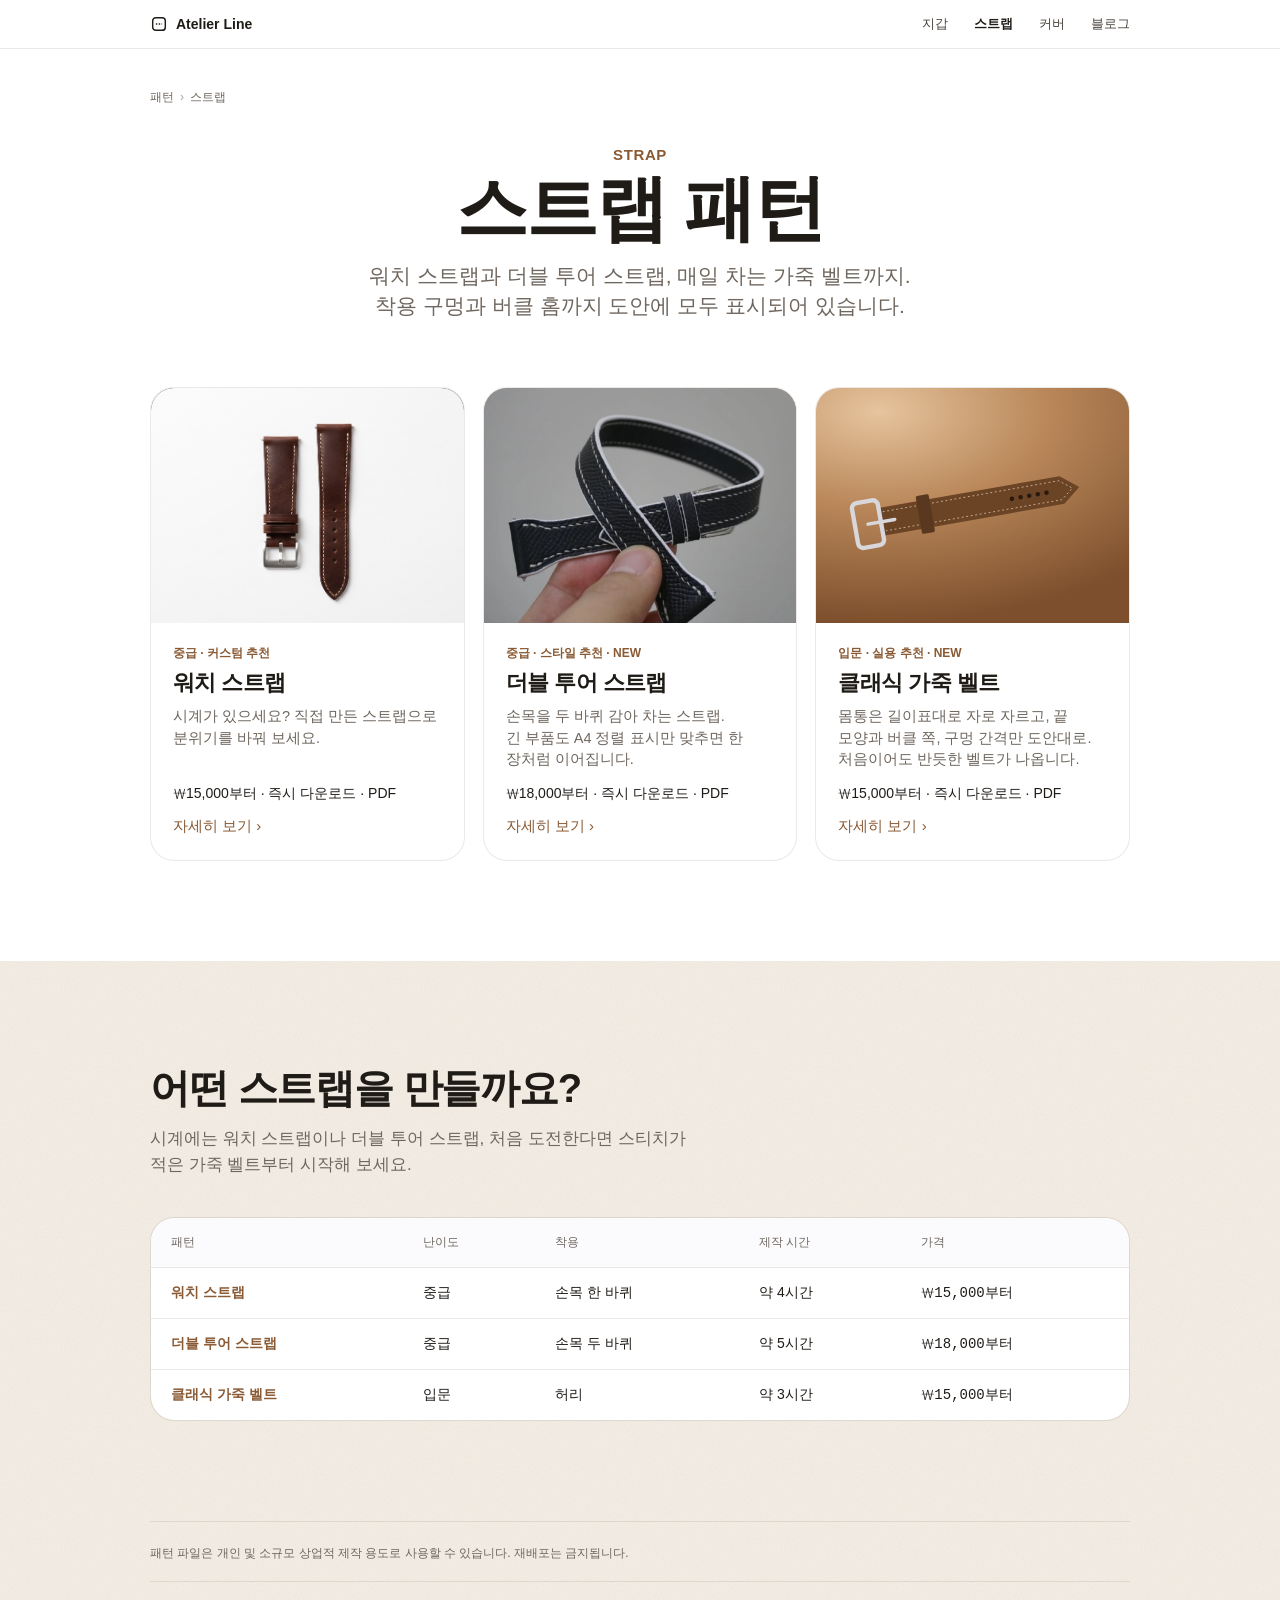
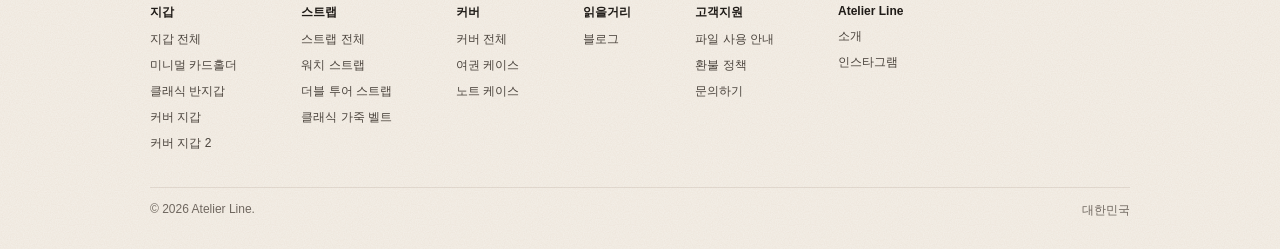
<file: strap.html>
<!DOCTYPE html>
<html lang="ko"><head>
<meta charset="UTF-8">
<meta name="robots" content="noindex, nofollow">
<meta name="viewport" content="width=device-width, initial-scale=1, viewport-fit=cover">
<title>스트랩 패턴 — Atelier Line</title>
<script>document.documentElement.classList.add('js');</script>
<link rel="stylesheet" href="assets/detail.css">
</head>
<body>

<svg width="0" height="0" style="position:absolute" aria-hidden="true">
  <defs>
    <filter id="grain" x="0" y="0" width="100%" height="100%">
      <feTurbulence type="fractalNoise" baseFrequency="1.1" numOctaves="3" stitchTiles="stitch"></feTurbulence>
      <feColorMatrix type="saturate" values="0"></feColorMatrix>
      <feComponentTransfer><feFuncA type="table" tableValues="0 .55"></feFuncA></feComponentTransfer>
    </filter>
    <marker id="tick" viewBox="0 0 10 10" refX="5" refY="5" markerWidth="6" markerHeight="6" orient="auto">
      <path d="M5 0 V10" stroke="currentColor" stroke-width="1.4"></path>
    </marker>
    <symbol id="check" viewBox="0 0 20 20"><circle cx="10" cy="10" r="8.5" fill="none" stroke="currentColor" stroke-width="1.5"></circle><path d="M6.5 10.2l2.4 2.4 4.6-5" fill="none" stroke="currentColor" stroke-width="1.6" stroke-linecap="round" stroke-linejoin="round"></path></symbol>
  </defs>
</svg>

<nav class="global">
  <div class="wrap">
    <a class="brand" href="index.html">
      <svg viewBox="0 0 20 20" fill="none" stroke="currentColor" stroke-width="1.6"><rect x="3" y="3" width="14" height="14" rx="3.5"></rect><path d="M6.5 10h7" stroke-dasharray="1.6 1.6"></path></svg>
      Atelier Line
    </a>
    <div class="navlinks">
      <a href="wallet.html">지갑</a>
      <a href="strap.html" aria-current="page">스트랩</a>
      <a href="cover.html">커버</a>
      <a href="blog/">블로그</a>
    </div>
  </div>
</nav>

<main>
<section class="cat-hero">
  <div class="wrap">
    <div class="crumb"><a href="index.html">패턴</a><span>›</span>스트랩</div>
    <div class="eyebrow reveal">Strap</div>
    <h1 class="reveal d1">스트랩 패턴</h1>
    <p class="sub reveal d2">워치 스트랩과 더블 투어 스트랩, 매일 차는 가죽 벨트까지. 착용 구멍과 버클 홈까지 도안에 모두 표시되어 있습니다.</p>
  </div>
</section>

<section class="cat-list">
  <div class="wrap">
    <div class="cat-grid">
    <a class="pcard reveal" href="shoulder-bag.html">
      <div class="visual v2" data-img="shoulder-bag"><svg viewBox="0 0 300 225" fill="none"><g stroke="#c98a52" stroke-width="1.3"><path d="M120 40 H146 V170 L133 186 L120 170 Z"></path><path d="M160 40 H186 V130 H160 Z"></path></g></svg><img class="photo" src="assets/uploads/watch-strap-1600.jpg" alt="워치 스트랩"></div>
      <div class="pbody">
        <p class="plevel">중급 · 커스텀 추천</p>
        <h3 data-edit="shoulder-bag.name">워치 스트랩</h3>
        <p class="ptag" data-edit="shoulder-bag.tagline">시계가 있으세요? 직접 만든 스트랩으로 분위기를 바꿔 보세요.</p>
        <p class="pprice" data-edit="shoulder-bag.price">₩15,000부터 · 즉시 다운로드 · PDF</p>
        <span class="plink">자세히 보기</span>
      </div>
    </a>
    <a class="pcard reveal d1" href="double-strap.html">
      <div class="visual v1" data-img="double-strap"><svg class="rel-illus" viewBox="0 0 300 225" fill="none" aria-label="두 번 감는 더블 투어 스트랩 일러스트"><ellipse cx="150" cy="128" rx="108" ry="64" stroke="#6b4325" stroke-width="17"></ellipse><ellipse cx="150" cy="128" rx="114" ry="70" stroke="#f3e2cf" stroke-width=".9" stroke-dasharray="2.2 3" opacity=".75"></ellipse><ellipse cx="150" cy="128" rx="102" ry="58" stroke="#f3e2cf" stroke-width=".9" stroke-dasharray="2.2 3" opacity=".75"></ellipse><ellipse cx="150" cy="136" rx="86" ry="46" stroke="#8a5a34" stroke-width="17"></ellipse><ellipse cx="150" cy="136" rx="92" ry="52" stroke="#f3e2cf" stroke-width=".9" stroke-dasharray="2.2 3" opacity=".75"></ellipse><ellipse cx="150" cy="136" rx="80" ry="40" stroke="#f3e2cf" stroke-width=".9" stroke-dasharray="2.2 3" opacity=".75"></ellipse><rect x="226" y="150" width="20" height="14" rx="3" stroke="#d8d8dc" stroke-width="2.4" transform="rotate(-28 236 157)"></rect><rect x="118" y="38" width="64" height="72" rx="16" fill="#1f1b17"></rect><rect x="126" y="46" width="48" height="56" rx="11" fill="#2c2c2e"></rect><path d="M150 58 V74 L160 80" stroke="#c98a52" stroke-width="2.2" stroke-linecap="round"></path><rect x="182" y="66" width="5" height="12" rx="2" fill="#1f1b17"></rect></svg><img class="photo" src="assets/uploads/double-strap-real-1.jpg" alt="더블 투어 스트랩"></div>
      <div class="pbody">
        <p class="plevel">중급 · 스타일 추천 · NEW</p>
        <h3 data-edit="double-strap.name">더블 투어 스트랩</h3>
        <p class="ptag" data-edit="double-strap.tagline">손목을 두 바퀴 감아 차는 스트랩. 긴 부품도 A4 정렬 표시만 맞추면 한 장처럼 이어집니다.</p>
        <p class="pprice" data-edit="double-strap.price">₩18,000부터 · 즉시 다운로드 · PDF</p>
        <span class="plink">자세히 보기</span>
      </div>
    </a>
    <a class="pcard reveal d2" href="belt.html">
      <div class="visual v1" data-img="belt"><svg class="rel-illus" viewBox="0 0 300 225" fill="none" aria-label="가죽 벨트 일러스트"><g transform="rotate(-10 150 112)"><path d="M44 96 H254 L274 112 L254 128 H44 Z" fill="#6b4325"></path><path d="M48 101 H252 L266 112 L252 123 H48" stroke="#f3e2cf" stroke-width=".9" stroke-dasharray="2.2 3" opacity=".75"></path><circle cx="196" cy="112" r="2.6" fill="#2a1a0e"></circle><circle cx="206" cy="112" r="2.6" fill="#2a1a0e"></circle><circle cx="216" cy="112" r="2.6" fill="#2a1a0e"></circle><circle cx="226" cy="112" r="2.6" fill="#2a1a0e"></circle><circle cx="236" cy="112" r="2.6" fill="#2a1a0e"></circle><rect x="88" y="90" width="15" height="44" rx="2" fill="#5a3820"></rect><rect x="14" y="86" width="30" height="52" rx="6" stroke="#d8d8dc" stroke-width="5"></rect><path d="M29 112 H60" stroke="#d8d8dc" stroke-width="4" stroke-linecap="round"></path></g></svg></div>
      <div class="pbody">
        <p class="plevel">입문 · 실용 추천 · NEW</p>
        <h3 data-edit="belt.name">클래식 가죽 벨트</h3>
        <p class="ptag" data-edit="belt.tagline">몸통은 길이표대로 자로 자르고, 끝 모양과 버클 쪽, 구멍 간격만 도안대로. 처음이어도 반듯한 벨트가 나옵니다.</p>
        <p class="pprice" data-edit="belt.price">₩15,000부터 · 즉시 다운로드 · PDF</p>
        <span class="plink">자세히 보기</span>
      </div>
    </a>
    </div>
  </div>
</section>

<section class="section soft">
  <div class="wrap">
    <h2 class="reveal">어떤 스트랩을 만들까요?</h2>
    <p class="lead reveal d1">시계에는 워치 스트랩이나 더블 투어 스트랩, 처음 도전한다면 스티치가 적은 가죽 벨트부터 시작해 보세요.</p>
    <div class="parts-wrap reveal">
      <table class="parts compare">
        <thead><tr><th>패턴</th><th>난이도</th><th>착용</th><th>제작 시간</th><th>가격</th></tr></thead>
        <tbody>
          <tr><td><a href="shoulder-bag.html">워치 스트랩</a></td><td>중급</td><td>손목 한 바퀴</td><td>약 4시간</td><td class="num">₩15,000부터</td></tr>
          <tr><td><a href="double-strap.html">더블 투어 스트랩</a></td><td>중급</td><td>손목 두 바퀴</td><td>약 5시간</td><td class="num">₩18,000부터</td></tr>
          <tr><td><a href="belt.html">클래식 가죽 벨트</a></td><td>입문</td><td>허리</td><td>약 3시간</td><td class="num">₩15,000부터</td></tr>
        </tbody>
      </table>
    </div>
  </div>
</section>
</main>

<footer id="contact">
  <div class="wrap">
    <div class="fnote">패턴 파일은 개인 및 소규모 상업적 제작 용도로 사용할 수 있습니다. 재배포는 금지됩니다.</div>
    <div class="fcols">
      <div class="fcol"><h4>지갑</h4><a href="wallet.html">지갑 전체</a><a href="cardholder.html">미니멀 카드홀더</a><a href="long-wallet.html">클래식 반지갑</a><a href="flap-wallet.html">커버 지갑</a><a href="flap-wallet-2.html">커버 지갑 2</a></div>
      <div class="fcol"><h4>스트랩</h4><a href="strap.html">스트랩 전체</a><a href="shoulder-bag.html">워치 스트랩</a><a href="double-strap.html">더블 투어 스트랩</a><a href="belt.html">클래식 가죽 벨트</a></div>
      <div class="fcol"><h4>커버</h4><a href="cover.html">커버 전체</a><a href="passport.html">여권 케이스</a><a href="notebook.html">노트 케이스</a></div>
      <div class="fcol"><h4>읽을거리</h4><a href="blog/">블로그</a></div>
      <div class="fcol"><h4>고객지원</h4><a href="#">파일 사용 안내</a><a href="#">환불 정책</a><a href="#" data-contact="inquiry">문의하기</a></div>
      <div class="fcol"><h4>Atelier Line</h4><a href="#">소개</a><a href="#" data-contact="instagram">인스타그램</a></div>
    </div>
    <div class="fbottom"><span>© 2026 Atelier Line.</span><span>대한민국</span></div>
  </div>
</footer>

<div class="toast" role="status" aria-live="polite"></div>
<script src="assets/detail.js"></script>






<script src="assets/contact.js"></script>
</body></html>
</file>
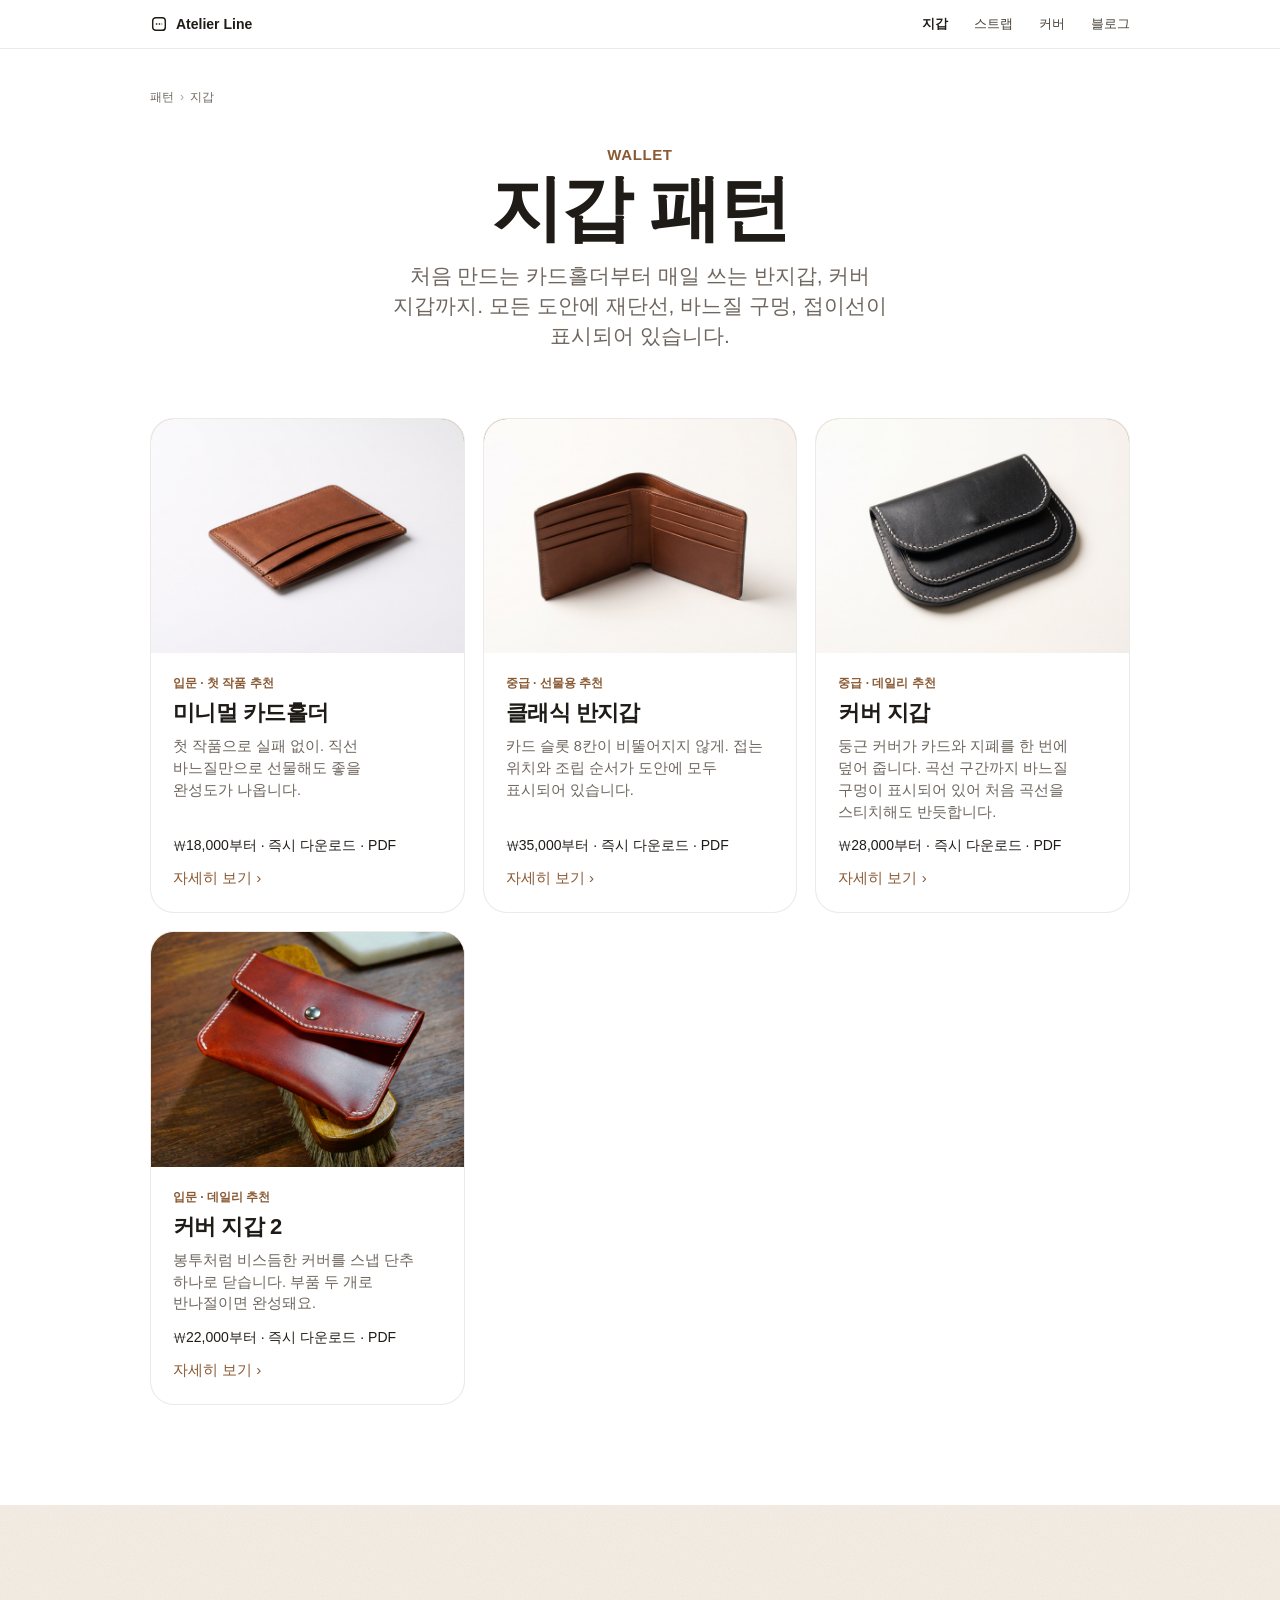
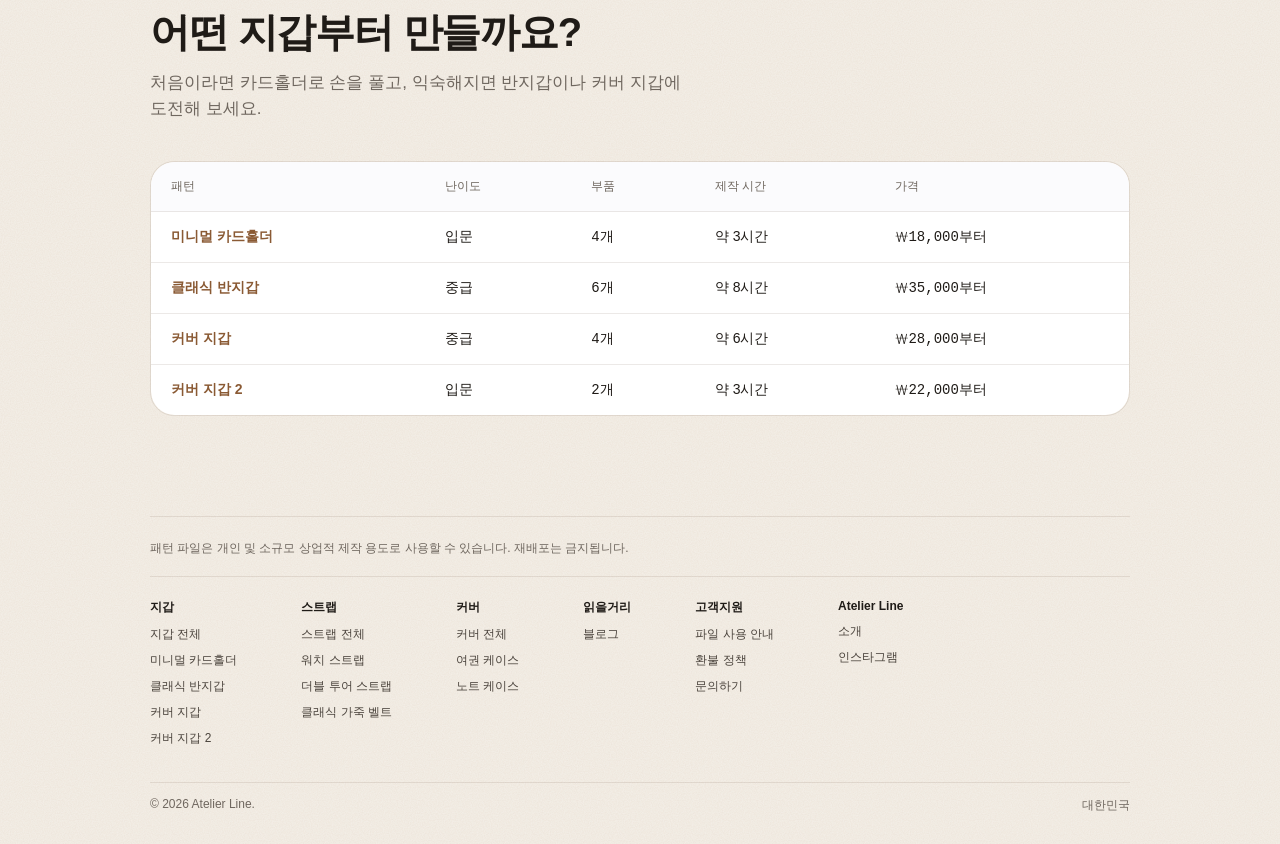
<file: wallet.html>
<!DOCTYPE html>
<html lang="ko"><head>
<meta charset="UTF-8">
<meta name="robots" content="noindex, nofollow">
<meta name="viewport" content="width=device-width, initial-scale=1, viewport-fit=cover">
<title>지갑 패턴 — Atelier Line</title>
<script>document.documentElement.classList.add('js');</script>
<link rel="stylesheet" href="assets/detail.css">
</head>
<body>

<svg width="0" height="0" style="position:absolute" aria-hidden="true">
  <defs>
    <filter id="grain" x="0" y="0" width="100%" height="100%">
      <feTurbulence type="fractalNoise" baseFrequency="1.1" numOctaves="3" stitchTiles="stitch"></feTurbulence>
      <feColorMatrix type="saturate" values="0"></feColorMatrix>
      <feComponentTransfer><feFuncA type="table" tableValues="0 .55"></feFuncA></feComponentTransfer>
    </filter>
    <marker id="tick" viewBox="0 0 10 10" refX="5" refY="5" markerWidth="6" markerHeight="6" orient="auto">
      <path d="M5 0 V10" stroke="currentColor" stroke-width="1.4"></path>
    </marker>
    <symbol id="check" viewBox="0 0 20 20"><circle cx="10" cy="10" r="8.5" fill="none" stroke="currentColor" stroke-width="1.5"></circle><path d="M6.5 10.2l2.4 2.4 4.6-5" fill="none" stroke="currentColor" stroke-width="1.6" stroke-linecap="round" stroke-linejoin="round"></path></symbol>
  </defs>
</svg>

<nav class="global">
  <div class="wrap">
    <a class="brand" href="index.html">
      <svg viewBox="0 0 20 20" fill="none" stroke="currentColor" stroke-width="1.6"><rect x="3" y="3" width="14" height="14" rx="3.5"></rect><path d="M6.5 10h7" stroke-dasharray="1.6 1.6"></path></svg>
      Atelier Line
    </a>
    <div class="navlinks">
      <a href="wallet.html" aria-current="page">지갑</a>
      <a href="strap.html">스트랩</a>
      <a href="cover.html">커버</a>
      <a href="blog/">블로그</a>
    </div>
  </div>
</nav>

<main>
<section class="cat-hero">
  <div class="wrap">
    <div class="crumb"><a href="index.html">패턴</a><span>›</span>지갑</div>
    <div class="eyebrow reveal">Wallet</div>
    <h1 class="reveal d1">지갑 패턴</h1>
    <p class="sub reveal d2">처음 만드는 카드홀더부터 매일 쓰는 반지갑, 커버 지갑까지. 모든 도안에 재단선, 바느질 구멍, 접이선이 표시되어 있습니다.</p>
  </div>
</section>

<section class="cat-list">
  <div class="wrap">
    <div class="cat-grid">
    <a class="pcard reveal" href="cardholder.html">
      <div class="visual v1" data-img="cardholder"><svg viewBox="0 0 300 225" fill="none"><g stroke="#fff" stroke-width="1.3"><rect x="40" y="62" width="130" height="94" rx="9"></rect><path d="M190 62 H218 A9 9 0 0 0 236 62 H262 V104 H190 Z"></path><path d="M190 114 H218 A9 9 0 0 0 236 114 H262 V156 H190 Z"></path></g></svg><img class="photo" src="assets/uploads/cardholder-1600.jpg" alt="미니멀 카드홀더"></div>
      <div class="pbody">
        <p class="plevel">입문 · 첫 작품 추천</p>
        <h3 data-edit="cardholder.name">미니멀 카드홀더</h3>
        <p class="ptag" data-edit="cardholder.tagline">첫 작품으로 실패 없이. 직선 바느질만으로 선물해도 좋을 완성도가 나옵니다.</p>
        <p class="pprice" data-edit="cardholder.price">₩18,000부터 · 즉시 다운로드 · PDF</p>
        <span class="plink">자세히 보기</span>
      </div>
    </a>
    <a class="pcard reveal d1" href="long-wallet.html">
      <div class="visual v3" data-img="long-wallet"><svg viewBox="0 0 300 225" fill="none"><rect x="30" y="62" width="240" height="100" rx="6" stroke="#fff" stroke-width="1.3"></rect><g stroke="#fff" stroke-opacity=".55" stroke-width=".7" stroke-dasharray="5 2 1 2"><path d="M150 55 V170"></path></g></svg><img class="photo" src="assets/uploads/bifold-wallet-1600.jpg" alt="클래식 반지갑"></div>
      <div class="pbody">
        <p class="plevel">중급 · 선물용 추천</p>
        <h3 data-edit="long-wallet.name">클래식 반지갑</h3>
        <p class="ptag" data-edit="long-wallet.tagline">카드 슬롯 8칸이 비뚤어지지 않게. 접는 위치와 조립 순서가 도안에 모두 표시되어 있습니다.</p>
        <p class="pprice" data-edit="long-wallet.price">₩35,000부터 · 즉시 다운로드 · PDF</p>
        <span class="plink">자세히 보기</span>
      </div>
    </a>
    <a class="pcard reveal d2" href="flap-wallet.html">
      <div class="visual v1" data-img="flap-wallet"><svg viewBox="0 0 300 225" fill="none"><g stroke="#fff" stroke-width="1.3"><path d="M70 70 H230 V150 Q230 175 205 175 H95 Q70 175 70 150 Z"></path><path d="M70 70 V95 Q70 125 100 125 H200 Q230 125 230 95 V70"></path></g></svg><img class="photo" src="assets/uploads/flap-wallet-1600.jpg" alt="커버 지갑"></div>
      <div class="pbody">
        <p class="plevel">중급 · 데일리 추천</p>
        <h3 data-edit="flap-wallet.name">커버 지갑</h3>
        <p class="ptag" data-edit="flap-wallet.tagline">둥근 커버가 카드와 지폐를 한 번에 덮어 줍니다. 곡선 구간까지 바느질 구멍이 표시되어 있어 처음 곡선을 스티치해도 반듯합니다.</p>
        <p class="pprice" data-edit="flap-wallet.price">₩28,000부터 · 즉시 다운로드 · PDF</p>
        <span class="plink">자세히 보기</span>
      </div>
    </a>
    <a class="pcard reveal" href="flap-wallet-2.html">
      <div class="visual v1" data-img="flap-wallet-2"><img class="photo" src="assets/uploads/flap2-real-1.jpg" alt="커버 지갑 2"></div>
      <div class="pbody">
        <p class="plevel">입문 · 데일리 추천</p>
        <h3 data-edit="flap-wallet-2.name">커버 지갑 2</h3>
        <p class="ptag" data-edit="flap-wallet-2.tagline">봉투처럼 비스듬한 커버를 스냅 단추 하나로 닫습니다. 부품 두 개로 반나절이면 완성돼요.</p>
        <p class="pprice" data-edit="flap-wallet-2.price">₩22,000부터 · 즉시 다운로드 · PDF</p>
        <span class="plink">자세히 보기</span>
      </div>
    </a>
    </div>
  </div>
</section>

<section class="section soft">
  <div class="wrap">
    <h2 class="reveal">어떤 지갑부터 만들까요?</h2>
    <p class="lead reveal d1">처음이라면 카드홀더로 손을 풀고, 익숙해지면 반지갑이나 커버 지갑에 도전해 보세요.</p>
    <div class="parts-wrap reveal">
      <table class="parts compare">
        <thead><tr><th>패턴</th><th>난이도</th><th>부품</th><th>제작 시간</th><th>가격</th></tr></thead>
        <tbody>
          <tr><td><a href="cardholder.html">미니멀 카드홀더</a></td><td>입문</td><td class="num">4개</td><td>약 3시간</td><td class="num">₩18,000부터</td></tr>
          <tr><td><a href="long-wallet.html">클래식 반지갑</a></td><td>중급</td><td class="num">6개</td><td>약 8시간</td><td class="num">₩35,000부터</td></tr>
          <tr><td><a href="flap-wallet.html">커버 지갑</a></td><td>중급</td><td class="num">4개</td><td>약 6시간</td><td class="num">₩28,000부터</td></tr>
          <tr><td><a href="flap-wallet-2.html">커버 지갑 2</a></td><td>입문</td><td class="num">2개</td><td>약 3시간</td><td class="num">₩22,000부터</td></tr>
        </tbody>
      </table>
    </div>
  </div>
</section>
</main>

<footer id="contact">
  <div class="wrap">
    <div class="fnote">패턴 파일은 개인 및 소규모 상업적 제작 용도로 사용할 수 있습니다. 재배포는 금지됩니다.</div>
    <div class="fcols">
      <div class="fcol"><h4>지갑</h4><a href="wallet.html">지갑 전체</a><a href="cardholder.html">미니멀 카드홀더</a><a href="long-wallet.html">클래식 반지갑</a><a href="flap-wallet.html">커버 지갑</a><a href="flap-wallet-2.html">커버 지갑 2</a></div>
      <div class="fcol"><h4>스트랩</h4><a href="strap.html">스트랩 전체</a><a href="shoulder-bag.html">워치 스트랩</a><a href="double-strap.html">더블 투어 스트랩</a><a href="belt.html">클래식 가죽 벨트</a></div>
      <div class="fcol"><h4>커버</h4><a href="cover.html">커버 전체</a><a href="passport.html">여권 케이스</a><a href="notebook.html">노트 케이스</a></div>
      <div class="fcol"><h4>읽을거리</h4><a href="blog/">블로그</a></div>
      <div class="fcol"><h4>고객지원</h4><a href="#">파일 사용 안내</a><a href="#">환불 정책</a><a href="#" data-contact="inquiry">문의하기</a></div>
      <div class="fcol"><h4>Atelier Line</h4><a href="#">소개</a><a href="#" data-contact="instagram">인스타그램</a></div>
    </div>
    <div class="fbottom"><span>© 2026 Atelier Line.</span><span>대한민국</span></div>
  </div>
</footer>

<div class="toast" role="status" aria-live="polite"></div>
<script src="assets/detail.js"></script>






<script src="assets/contact.js"></script>
</body></html>
</file>
<file: assets/blog.css>
/* Atelier Line — blog (generated by leather-blog-team/scripts/publish.py; edit templates/site/blog.css) */
:root{
  --bg:#ffffff; --ink:#1f1b17; --sub:#6f675f; --line:rgba(70,45,20,.10);
  --soft:#f5f0e9;
  --display:"Malgun Gothic","맑은 고딕","Apple SD Gothic Neo","Pretendard",-apple-system,BlinkMacSystemFont,sans-serif;
  --grain:url("data:image/svg+xml,%3Csvg xmlns='http://www.w3.org/2000/svg' width='180' height='180'%3E%3Cfilter id='n'%3E%3CfeTurbulence type='fractalNoise' baseFrequency='.85' numOctaves='2' stitchTiles='stitch'/%3E%3CfeColorMatrix values='0 0 0 0 .32 0 0 0 0 .2 0 0 0 0 .09 .1 0 0 0 0'/%3E%3C/filter%3E%3Crect width='100%25' height='100%25' filter='url(%23n)'/%3E%3C/svg%3E");
  --accent:#8a5a34; --accent-2:#c98a52;
  --mono:"SF Mono",ui-monospace,Menlo,Consolas,monospace;
  --ease:cubic-bezier(.22,.61,.36,1);
}
*{margin:0;padding:0;box-sizing:border-box;}
body{
  font-family:-apple-system,BlinkMacSystemFont,"SF Pro Display","SF Pro Text","Apple SD Gothic Neo","Pretendard",Helvetica,Arial,sans-serif;
  background:var(--bg); color:var(--ink);
  -webkit-font-smoothing:antialiased;
  overflow-x:hidden; word-break:keep-all;
}
img,svg{max-width:100%;display:block;}
.wrap{max-width:1024px;margin:0 auto;padding:0 22px;}
.narrow{max-width:720px;margin:0 auto;padding:0 22px;}
a{color:inherit;}

/* ---------- Global nav ---------- */
nav.global{
  position:sticky; top:0; z-index:60;
  padding-top:env(safe-area-inset-top,0px);
  backdrop-filter:saturate(180%) blur(20px); -webkit-backdrop-filter:saturate(180%) blur(20px);
  background:rgba(255,255,255,.75);
  border-bottom:.5px solid var(--line);
}
nav.global .wrap{display:flex; align-items:center; justify-content:space-between; height:48px; gap:16px;}
.brand{display:flex; align-items:center; gap:8px; font-size:14px; font-weight:600; text-decoration:none;}
.brand svg{width:18px; height:18px;}
.navlinks{display:flex; align-items:center; gap:26px; font-size:12.5px;}
.navlinks a{text-decoration:none; color:#4a433c; transition:color .2s;}
.navlinks a:hover,.navlinks a[aria-current]{color:var(--ink);}
.navlinks a[aria-current]{font-weight:600;}

/* ---------- Breadcrumb ---------- */
.crumb{font-size:12px; color:var(--sub); padding:18px 0 0;}
.crumb a{text-decoration:none;}
.crumb a:hover{text-decoration:underline;}
.crumb span{margin:0 6px; opacity:.6;}

/* ---------- Blog index ---------- */
.b-hero{
  text-align:center; padding:96px 24px 64px;
  background:
    linear-gradient(to bottom, rgba(255,255,255,0) 60%, #fff 100%),
    linear-gradient(rgba(138,90,52,.07) 1px, transparent 1px) 0 0/28px 28px,
    linear-gradient(90deg, rgba(138,90,52,.07) 1px, transparent 1px) 0 0/28px 28px,
    #fbfaf8;
}
.b-hero .eyebrow{display:inline-block; font-size:13px; font-weight:600; color:var(--accent); letter-spacing:.04em; padding:6px 12px; border:1px solid rgba(138,90,52,.25); border-radius:980px; background:rgba(255,255,255,.7); margin-bottom:20px;}
.b-hero h1{font-size:clamp(36px,6.4vw,64px); font-weight:700; letter-spacing:-.04em; line-height:1.05; margin-bottom:14px;}
.b-hero p{font-size:clamp(16px,2vw,20px); color:var(--sub); max-width:520px; margin:0 auto; line-height:1.5;}

.posts{display:grid; grid-template-columns:repeat(3,1fr); gap:18px; padding:8px 0 110px;}
.post-card{display:flex; flex-direction:column; text-decoration:none; background:var(--soft); border-radius:24px; overflow:hidden; transition:transform .35s var(--ease), box-shadow .35s var(--ease);}
.post-card:hover{transform:translateY(-4px); box-shadow:0 20px 40px -24px rgba(0,0,0,.25);}
.post-card .thumb{aspect-ratio:1200/630; background:#e8e2da; overflow:hidden;}
.post-card .thumb img{width:100%; height:100%; object-fit:cover;}
.post-card .body{padding:20px 22px 24px; display:flex; flex-direction:column; gap:8px; flex:1;}
.post-card .meta{font-size:12px; color:var(--sub); font-variant-numeric:tabular-nums;}
.post-card h2{font-size:19px; font-weight:700; letter-spacing:-.02em; line-height:1.35;}
.post-card p{font-size:14px; color:var(--sub); line-height:1.55;}
.empty{text-align:center; color:var(--sub); padding:40px 0 120px; font-size:15px;}

/* ---------- Article ---------- */
.a-head{padding:40px 0 28px;}
.a-head .meta{font-size:13px; color:var(--sub); margin-bottom:14px; display:flex; gap:8px; flex-wrap:wrap; align-items:center;}
.tag{font-size:12px; color:var(--accent); padding:4px 10px; border-radius:980px; background:rgba(138,90,52,.08); text-decoration:none;}
.a-head h1{font-size:clamp(30px,5vw,46px); font-weight:700; letter-spacing:-.035em; line-height:1.18; margin-bottom:16px;}
.a-head .lede{font-size:clamp(17px,2vw,20px); color:var(--sub); line-height:1.6;}
.a-cover{margin:8px auto 48px; max-width:1024px; padding:0 22px;}
.a-cover img{width:100%; border-radius:24px; aspect-ratio:1200/630; object-fit:cover; background:#e8e2da;}

.prose{font-size:17px; line-height:1.85; color:#2a2a2c; padding-bottom:40px;}
.prose > * + *{margin-top:1.1em;}
.prose h2{font-size:clamp(22px,3vw,28px); font-weight:700; letter-spacing:-.025em; line-height:1.35; margin-top:2.2em; color:var(--ink);}
.prose h3{font-size:19px; font-weight:700; margin-top:1.8em; color:var(--ink);}
.prose a{color:var(--accent); text-underline-offset:3px;}
.prose strong{color:var(--ink);}
.prose ul,.prose ol{padding-left:1.3em;}
.prose li + li{margin-top:.4em;}
.prose img{width:100%; border-radius:18px; margin:1.6em 0 .4em;}
.prose figure{margin:1.6em 0;}
.prose figure img{margin:0 0 .6em;}
.prose figcaption{font-size:13px; color:var(--sub); text-align:center;}
.prose blockquote{border-left:3px solid var(--accent-2); padding:.2em 0 .2em 1em; color:var(--sub);}
.prose table{width:100%; border-collapse:collapse; font-size:15px;}
.prose th,.prose td{border-bottom:1px solid var(--line); padding:10px 8px; text-align:left;}
.prose th{font-weight:600; color:var(--ink);}
.prose .note{font-size:14px; color:var(--sub); background:var(--soft); border-radius:14px; padding:14px 16px;}

.a-cta{margin:20px 0 64px; padding:28px; border-radius:24px; background:#fbfaf8; border:1px solid rgba(138,90,52,.18); display:flex; align-items:center; justify-content:space-between; gap:18px; flex-wrap:wrap;}
.a-cta strong{display:block; font-size:18px; letter-spacing:-.02em; margin-bottom:4px;}
.a-cta span{font-size:14px; color:var(--sub);}
.btn{display:inline-flex; align-items:center; justify-content:center; font-size:15px; font-weight:500; text-decoration:none; padding:11px 20px; border-radius:980px; background:var(--accent); color:#fff; transition:background .2s;}
.btn:hover{background:#744a2a;}

.related{background:var(--soft); padding:72px 0 90px;}
.related h3{font-size:24px; font-weight:700; letter-spacing:-.03em; margin-bottom:22px;}
.related .posts{padding:0;}
.related .post-card{background:#fff;}

/* ---------- Footer ---------- */
footer{background:var(--soft); padding:0 24px calc(30px + env(safe-area-inset-bottom,0px)); font-size:12px; color:var(--sub);}
footer .fnote{padding:22px 0 18px; border-top:1px solid var(--line); border-bottom:1px solid var(--line); margin-bottom:22px; line-height:1.6;}
.fcols{display:flex; gap:64px; flex-wrap:wrap; margin-bottom:26px;}
.fcol h4{font-size:12px; font-weight:600; color:var(--ink); margin-bottom:10px;}
.fcol a{display:block; text-decoration:none; margin-bottom:9px; font-size:12px; color:#4a433c;}
.fcol a:hover{text-decoration:underline;}
.fbottom{padding-top:14px; border-top:1px solid var(--line); display:flex; justify-content:space-between; flex-wrap:wrap; gap:8px;}

/* ---------- Responsive ---------- */
@media (max-width:860px){ .posts{grid-template-columns:repeat(2,1fr);} }
@media (max-width:600px){
  .wrap,.narrow{padding:0 16px;}
  .navlinks{gap:14px; font-size:12px;}
  .navlinks a{padding:12px 0; margin:-12px 0;}
  .navlinks .hide-sm{display:none;}
  .b-hero{padding:72px 16px 44px;}
  .posts{grid-template-columns:1fr; gap:14px; padding-bottom:80px;}
  .a-cover{padding:0 16px; margin-bottom:36px;}
  .a-cover img{border-radius:16px;}
  .prose{font-size:16px;}
  .a-cta{padding:22px;}
  .related{padding:56px 0 70px;}
  .fcols{gap:36px;}
}

/* even line breaks for headings and paragraphs */
h1,h2,h3{text-wrap:balance;}
p{text-wrap:pretty;}

/* headings: Malgun Gothic; body text stays in the system sans */
body :is(h1,h2,.big){font-family:var(--display); letter-spacing:-.03em;}
</file>
<file: assets/detail.css>
/* Atelier Line — product detail pages */
:root{
  --bg:#ffffff; --ink:#1f1b17; --sub:#6f675f; --line:rgba(70,45,20,.10);
  --soft:#f5f0e9;
  --display:"Malgun Gothic","맑은 고딕","Apple SD Gothic Neo","Pretendard",-apple-system,BlinkMacSystemFont,sans-serif;
  --grain:url("data:image/svg+xml,%3Csvg xmlns='http://www.w3.org/2000/svg' width='180' height='180'%3E%3Cfilter id='n'%3E%3CfeTurbulence type='fractalNoise' baseFrequency='.85' numOctaves='2' stitchTiles='stitch'/%3E%3CfeColorMatrix values='0 0 0 0 .32 0 0 0 0 .2 0 0 0 0 .09 .1 0 0 0 0'/%3E%3C/filter%3E%3Crect width='100%25' height='100%25' filter='url(%23n)'/%3E%3C/svg%3E");
  --accent:#8a5a34; --accent-2:#c98a52;
  --mono:"SF Mono",ui-monospace,Menlo,Consolas,monospace;
  --ease:cubic-bezier(.22,.61,.36,1);
}
*{margin:0;padding:0;box-sizing:border-box;}
html{scroll-behavior:smooth; scroll-padding-top:100px;}
body{
  font-family:-apple-system,BlinkMacSystemFont,"SF Pro Display","SF Pro Text","Apple SD Gothic Neo","Pretendard",Helvetica,Arial,sans-serif;
  background:var(--bg); color:var(--ink);
  -webkit-font-smoothing:antialiased;
  overflow-x:hidden; word-break:keep-all;
}
img,svg{max-width:100%;display:block;}
.wrap{max-width:1024px;margin:0 auto;padding:0 22px;}
a{color:inherit;}
button{font:inherit; color:inherit; background:none; border:0; cursor:pointer;}

/* ---------- Global nav ---------- */
nav.global{
  position:relative; z-index:60;
  padding-top:env(safe-area-inset-top,0px);
  background:rgba(255,255,255,.9);
  border-bottom:.5px solid var(--line);
}
nav.global .wrap{display:flex; align-items:center; justify-content:space-between; height:48px; gap:16px;}
.brand{display:flex; align-items:center; gap:8px; font-size:14px; font-weight:600; text-decoration:none;}
.brand svg{width:18px; height:18px;}
.navlinks{display:flex; align-items:center; gap:26px; font-size:12.5px;}
.navlinks a{text-decoration:none; color:#4a433c; transition:color .2s;}
.navlinks a:hover,.navlinks a[aria-current]{color:var(--ink);}
.navlinks a[aria-current]{font-weight:600;}

/* ---------- Product sub-nav (sticky) ---------- */
.subnav{
  position:sticky; top:0; z-index:50;
  backdrop-filter:saturate(180%) blur(20px); -webkit-backdrop-filter:saturate(180%) blur(20px);
  background:rgba(255,255,255,.75);
  border-bottom:.5px solid var(--line);
}
.subnav .wrap{display:flex; align-items:center; justify-content:space-between; height:52px; gap:14px;}
.subnav .name{font-size:19px; font-weight:600; letter-spacing:-.01em; white-space:nowrap;}
.subnav .links{display:flex; align-items:center; gap:22px; font-size:12.5px;}
.subnav .links a{text-decoration:none; color:#4a433c;}
.subnav .links a:hover{color:var(--ink);}
.subnav .buy-sm{background:var(--accent); color:#fff!important; padding:5px 13px; border-radius:980px; font-weight:500;}

/* ---------- Buttons ---------- */
.btn{
  display:inline-flex; align-items:center; justify-content:center; gap:6px;
  font-size:17px; font-weight:500; text-decoration:none;
  padding:13px 24px; border-radius:980px; transition:background .2s, transform .2s;
}
.btn-primary{background:var(--accent); color:#fff;}
.btn-primary:hover{background:#744a2a;}
.btn-primary:active{transform:scale(.98);}
.btn-block{width:100%;}
.btn-link{color:var(--accent); text-decoration:none; font-size:15px;}
.btn-link::after{content:" ›";}

/* ---------- Breadcrumb ---------- */
.crumb{font-size:12px; color:var(--sub); padding:18px 0 0;}
.crumb a{text-decoration:none;}
.crumb a:hover{text-decoration:underline;}
.crumb span{margin:0 6px; opacity:.6;}

/* ---------- Hero / buy box ---------- */
.pd-hero{padding:22px 0 90px;}
.pd-grid{display:grid; grid-template-columns:1.25fr 1fr; gap:56px; align-items:start; margin-top:22px;}
.pd-visual{position:sticky; top:76px;}
.visual{
  width:100%; aspect-ratio:16/12; border-radius:28px;
  position:relative; overflow:hidden;
  box-shadow:0 30px 60px -30px rgba(60,35,15,.45), inset 0 0 0 1px rgba(255,255,255,.08);
}
.visual svg{position:absolute; inset:0; width:100%; height:100%;}
.visual > .photo{position:absolute; inset:0; width:100%; height:100%; object-fit:cover; z-index:2;}
.visual:has(> .photo) > svg{display:none;}
.visual .lbl,.visual .dim text{font-family:var(--mono);}
.v1{background:radial-gradient(120% 90% at 20% 10%,#e6c49d 0%,#b9875a 45%,#7d4f2c 100%);}
.v2{background:radial-gradient(120% 90% at 20% 10%,#2c2c2e 0%,#141415 55%,#050505 100%); box-shadow:0 30px 80px -30px rgba(201,138,82,.35);}
.v3{background:radial-gradient(120% 90% at 80% 10%,#d79a62 0%,#9b6235 50%,#4e3019 100%);}
.visual-caption{font-size:12px; color:var(--sub); text-align:center; margin-top:12px; font-family:var(--mono);}

.buybox .tag{display:inline-block; font-size:12px; font-weight:600; color:var(--accent); background:rgba(138,90,52,.08); padding:5px 10px; border-radius:980px; margin-bottom:14px;}
.buybox h1{font-size:clamp(34px,4.6vw,48px); font-weight:700; letter-spacing:-.035em; line-height:1.08; margin-bottom:12px;}
.buybox .sub{font-size:17px; color:var(--sub); line-height:1.5; margin-bottom:26px;}
.buybox .price-now{font-size:28px; font-weight:600; letter-spacing:-.02em; font-variant-numeric:tabular-nums; margin-bottom:22px;}
.buybox .price-now small{font-size:14px; color:var(--sub); font-weight:400; margin-left:6px;}

.opt-title{font-size:15px; font-weight:600; margin-bottom:10px;}
.options{display:grid; gap:10px; margin-bottom:22px;}
.opt{
  display:flex; justify-content:space-between; align-items:center; gap:14px;
  border:1.5px solid #dbd2c7; border-radius:14px; padding:16px 18px; cursor:pointer;
  transition:border-color .2s, background .2s;
}
.opt:hover{border-color:#a69c91;}
.opt input{position:absolute; opacity:0; pointer-events:none;}
.opt:has(input:checked){border-color:var(--accent); background:rgba(138,90,52,.04);}
.opt:has(input:focus-visible){outline:2px solid var(--accent); outline-offset:2px;}
.opt .t{font-size:15px; font-weight:600;}
.opt .d{font-size:13px; color:var(--sub); margin-top:3px;}
.opt .p{font-size:15px; font-weight:500; white-space:nowrap; font-variant-numeric:tabular-nums;}

.includes{list-style:none; margin-top:24px; border-top:1px solid var(--line);}
.includes li{display:flex; gap:12px; align-items:flex-start; font-size:14px; color:#4a433c; padding:12px 0; border-bottom:1px solid var(--line); line-height:1.45;}
.includes svg{width:18px; height:18px; flex:none; color:var(--accent); margin-top:1px;}

/* ---------- Sections ---------- */
.section{padding:100px 0;}
.section.soft{background:var(--grain),var(--soft);}
.section h2{font-size:clamp(28px,4vw,40px); font-weight:700; letter-spacing:-.03em; margin-bottom:10px;}
.section .lead{font-size:17px; color:var(--sub); margin-bottom:40px; line-height:1.5; max-width:560px;}

/* Spec grid */
.spec-grid{display:grid; grid-template-columns:repeat(3,1fr); gap:1px; background:var(--line); border-radius:24px; overflow:hidden; border:1px solid var(--line);}
.spec{background:#fff; padding:26px 24px;}
.spec .k{font-size:13px; color:var(--sub); margin-bottom:8px;}
.spec .v{font-size:22px; font-weight:600; letter-spacing:-.02em; font-variant-numeric:tabular-nums;}
.spec .v small{font-size:13px; font-weight:400; color:var(--sub); margin-left:4px;}
.dots{display:inline-flex; gap:4px; vertical-align:middle;}
.dots i{width:9px; height:9px; border-radius:50%; background:#dbd2c7;}
.dots i.on{background:var(--accent);}

/* Parts table */
.parts{width:100%; border-collapse:collapse; background:#fff; border-radius:24px; overflow:hidden;}
.parts th,.parts td{text-align:left; padding:16px 20px; font-size:14px; border-bottom:1px solid var(--line);}
.parts th{font-size:12px; color:var(--sub); font-weight:500; background:#fbfbfd;}
.parts tr:last-child td{border-bottom:0;}
.parts .code{font-family:var(--mono); font-weight:600; color:var(--accent); width:56px;}
.parts .num{font-family:var(--mono); font-variant-numeric:tabular-nums; white-space:nowrap;}
.parts-wrap{overflow-x:auto; border-radius:24px; border:1px solid var(--line);}

/* Steps */
.steps{display:grid; grid-template-columns:repeat(4,1fr); gap:16px; counter-reset:s;}
.step{background:var(--soft); border-radius:24px; padding:26px 22px; counter-increment:s;}
.step::before{content:counter(s,decimal-leading-zero); display:block; font-family:var(--mono); font-size:13px; color:var(--accent); margin-bottom:28px;}
.step h3{font-size:18px; font-weight:600; letter-spacing:-.01em; margin-bottom:8px;}
.step p{font-size:14px; color:var(--sub); line-height:1.5;}

/* Files */
.files{display:grid; grid-template-columns:repeat(2,1fr); gap:12px;}
.file{display:flex; gap:14px; align-items:center; background:#fff; border-radius:16px; padding:16px 18px; border:1px solid var(--line);}
.file .ext{flex:none; width:46px; height:54px; border-radius:8px; display:flex; align-items:flex-end; justify-content:center; padding-bottom:8px; font-family:var(--mono); font-size:11px; font-weight:700; color:#fff; background:var(--accent);}
.file .ext.pdf{background:#b5463a;}
.file .ext.svg{background:#4c6b8a;}
.file .n{font-size:14px; font-weight:500; font-family:var(--mono); word-break:break-all;}
.file .m{font-size:12px; color:var(--sub); margin-top:3px;}

/* FAQ */
.faq{border-top:1px solid var(--line);}
.faq details{border-bottom:1px solid var(--line);}
.faq summary{list-style:none; cursor:pointer; padding:22px 40px 22px 0; font-size:17px; font-weight:500; position:relative;}
.faq summary::-webkit-details-marker{display:none;}
.faq summary::after{content:"+"; position:absolute; right:4px; top:50%; transform:translateY(-50%); font-size:24px; font-weight:300; color:var(--sub); transition:transform .25s;}
.faq details[open] summary::after{transform:translateY(-50%) rotate(45deg);}
.faq .a{font-size:15px; color:var(--sub); line-height:1.6; padding:0 40px 24px 0;}

/* Related */
.related{display:grid; grid-template-columns:repeat(2,1fr); gap:16px;}
.rel{display:block; text-decoration:none; border-radius:24px; overflow:hidden; background:#fff; border:1px solid var(--line); transition:transform .35s var(--ease), box-shadow .35s var(--ease);}
.rel:hover{transform:translateY(-4px); box-shadow:0 20px 40px -24px rgba(0,0,0,.25);}
.rel .visual{border-radius:0; aspect-ratio:16/9; box-shadow:none;}
.rel .body{padding:20px 22px 22px;}
.rel .e{font-size:12px; font-weight:600; color:var(--accent); margin-bottom:4px;}
.rel .t{font-size:20px; font-weight:600; letter-spacing:-.02em;}
.rel .pr{font-size:14px; color:var(--sub); margin-top:4px;}

/* Wallet category */
.cat-hero{padding:22px 0 10px; text-align:center;}
.cat-hero .crumb{text-align:left;}
.cat-hero .eyebrow{font-size:15px; font-weight:600; color:var(--accent); letter-spacing:.04em; text-transform:uppercase; margin:40px 0 8px;}
.cat-hero h1{font-size:clamp(40px,7vw,72px); font-weight:700; letter-spacing:-.04em; line-height:1.05; margin-bottom:14px;}
.cat-hero .sub{font-size:clamp(17px,2vw,21px); color:var(--sub); max-width:560px; margin:0 auto; line-height:1.45;}
.cat-list{padding:56px 0 100px;}
.cat-grid{display:grid; grid-template-columns:repeat(3,1fr); gap:18px;}
.pcard{display:flex; flex-direction:column; text-decoration:none; color:inherit; background:#fff; border-radius:24px; overflow:hidden; border:1px solid var(--line); transition:transform .35s var(--ease), box-shadow .35s var(--ease);}
.pcard:hover{transform:translateY(-4px); box-shadow:0 24px 48px -26px rgba(60,35,15,.4);}
.pcard .visual{border-radius:0; aspect-ratio:4/3; box-shadow:none;}
.pbody{padding:22px 22px 24px; display:flex; flex-direction:column; flex:1;}
.plevel{font-size:12px; font-weight:600; color:var(--accent); margin-bottom:6px;}
.pcard h3{font-size:22px; font-weight:700; letter-spacing:-.025em; margin-bottom:8px;}
.ptag{font-size:14.5px; color:var(--sub); line-height:1.5; margin-bottom:14px; flex:1;}
.pprice{font-size:14px; font-weight:500; margin-bottom:14px; font-variant-numeric:tabular-nums;}
.plink{font-size:15px; color:var(--accent);}
.plink::after{content:" ›";}
.compare td a{color:var(--accent); font-weight:600; text-decoration:none;}

/* Toast */
.toast{position:fixed; left:50%; bottom:calc(28px + env(safe-area-inset-bottom,0px)); transform:translate(-50%,20px); background:rgba(29,29,31,.92); color:#fff; font-size:14px; padding:12px 20px; border-radius:980px; opacity:0; pointer-events:none; transition:opacity .3s, transform .3s var(--ease); z-index:100; max-width:calc(100% - 32px); text-align:center;}
.toast.show{opacity:1; transform:translate(-50%,0);}

/* Footer */
footer{background:var(--grain),var(--soft); padding:0 24px calc(30px + env(safe-area-inset-bottom,0px)); font-size:12px; color:var(--sub);}
footer .fnote{padding:22px 0 18px; border-top:1px solid var(--line); border-bottom:1px solid var(--line); margin-bottom:22px; line-height:1.6;}
.fcols{display:flex; gap:64px; flex-wrap:wrap; margin-bottom:26px;}
.fcol h4{font-size:12px; font-weight:600; color:var(--ink); margin-bottom:10px;}
.fcol a{display:block; text-decoration:none; margin-bottom:9px; font-size:12px; color:#4a433c;}
.fcol a:hover{text-decoration:underline;}
.fbottom{padding-top:14px; border-top:1px solid var(--line); display:flex; justify-content:space-between; flex-wrap:wrap; gap:8px;}

/* Motion */
.js .reveal{opacity:0; transform:translateY(24px); transition:opacity .8s var(--ease), transform .8s var(--ease);}
.js .reveal.in{opacity:1; transform:none;}
.js .reveal.d1{transition-delay:.08s;} .js .reveal.d2{transition-delay:.16s;} .js .reveal.d3{transition-delay:.24s;}
.js .fade{opacity:0; transition:opacity .8s ease 1.1s;}
.js .in .fade{opacity:1;}

/* Responsive */
@media (max-width:900px){
  .cat-grid{grid-template-columns:1fr; max-width:480px; margin:0 auto;}
  .pd-grid{grid-template-columns:1fr; gap:36px;}
  .pd-visual{position:static;}
  .steps{grid-template-columns:repeat(2,1fr);}
}
@media (max-width:600px){
  .navlinks{gap:14px; font-size:12px;}
  .navlinks a{padding:12px 0; margin:-12px 0;}
  .subnav .links a:not(.buy-sm){display:none;}
  .subnav .name{font-size:17px;}
  .section{padding:72px 0;}
  .pd-hero{padding-bottom:64px;}
  .visual{border-radius:20px;}
  .spec-grid{grid-template-columns:repeat(2,1fr);}
  .spec{padding:20px 16px;}
  .spec .v{font-size:19px;}
  .steps,.files,.related{grid-template-columns:1fr;}
  .parts th,.parts td{padding:14px;}
  .fcols{gap:36px;}
}
@media (prefers-reduced-motion:reduce){
  html{scroll-behavior:auto;}
  *{transition:none!important; animation:none!important;}
  .js .reveal,.js .fade{opacity:1; transform:none;}
}

/* double tour strap illustration in cards */
.visual > .rel-illus{position:absolute; inset:6% 8%; width:84%; height:88%;}
.visual:has(> .photo) > .rel-illus{display:none;}
.cat-grid-2{grid-template-columns:repeat(2,1fr); max-width:760px; margin:0 auto;}
@media (max-width:900px){ .cat-grid-2{grid-template-columns:1fr; max-width:480px;} }

/* even line breaks for headings and paragraphs */
h1,h2,h3{text-wrap:balance;}
p{text-wrap:pretty;}

/* signature detail: a stitch line appears inside cards on hover */
.pcard{position:relative;}
.pcard::after{content:""; position:absolute; inset:7px; z-index:3; border:1.5px dashed transparent; border-radius:18px; pointer-events:none; transition:border-color .35s var(--ease);}
.pcard:hover::after{border-color:rgba(138,90,52,.38);}
@media (hover:none){ .pcard::after{display:none;} }

/* headings: Malgun Gothic; body text stays in the system sans */
body :is(h1,h2,.big){font-family:var(--display); letter-spacing:-.03em;}
</file>
<file: assets/product.css>
/* Atelier Line — product detail pages (shared) */
.ch .pd-hero{padding-bottom:100px;}
.ch-gallery{position:relative; display:grid; border-radius:28px; overflow:hidden; aspect-ratio:4/3.4; background:#ece9e4; box-shadow:0 30px 60px -30px rgba(60,35,15,.45);}
.ch-shot{grid-area:1/1; margin:0; position:relative; opacity:0; visibility:hidden; transition:opacity .5s ease, visibility 0s linear .5s;}
.ch-shot.is-on{opacity:1; visibility:visible; transition:opacity .5s ease;}
.ch-shot > .photo{position:absolute; inset:0; width:100%; height:100%; object-fit:cover;}
.ch-badge{position:absolute; left:16px; top:16px; z-index:3; font-size:12px; font-weight:600; color:#1f1b17; background:rgba(255,255,255,.85); -webkit-backdrop-filter:blur(8px); backdrop-filter:blur(8px); padding:6px 11px; border-radius:980px;}
.ch-thumbs{display:flex; gap:10px; margin-top:14px;}
.ch-thumbs button{width:72px; height:56px; border-radius:12px; overflow:hidden; padding:0; border:2px solid transparent; opacity:.6; transition:opacity .2s, border-color .2s;}
.ch-thumbs button.is-on{border-color:var(--accent); opacity:1;}
.ch-thumbs img{width:100%; height:100%; object-fit:cover; display:block;}

.ch-facts{list-style:none; display:grid; grid-template-columns:repeat(4,1fr); gap:8px; margin:-6px 0 26px;}
.ch-facts li{background:var(--soft); border-radius:14px; padding:12px 10px; text-align:center;}
.ch-facts .fx-b{ font-size:15px; font-weight:700; letter-spacing:-.01em;}
.ch-facts .fx-s{ font-size:11.5px; color:var(--sub); margin-top:3px;}
.ch-pick{font-style:normal; font-size:11px; font-weight:600; color:var(--accent); background:rgba(138,90,52,.1); padding:3px 7px; border-radius:980px; margin-left:6px; vertical-align:2px;}
.ch .btn-primary[data-buy]{font-size:18px; padding:16px 24px;}
.ch-value{font-size:13.5px; color:var(--accent); text-align:center; margin-top:12px; font-weight:500;}

.ch-fit{display:grid; grid-template-columns:repeat(3,1fr); gap:16px;}
.ch-fit-card{background:#fff; border-radius:24px; padding:28px 24px;}
.ch-fit-head{display:flex; align-items:center; gap:12px; margin-bottom:18px;}
.ch-fit-ico{flex:none; display:flex; align-items:center; justify-content:center; width:48px; height:48px; border-radius:14px; background:linear-gradient(180deg,#f8f1e9,#f0e4d6); box-shadow:inset 0 0 0 1px rgba(138,90,52,.08); color:var(--accent);}
.ch-fit-ico svg{width:28px; height:28px;}
.ch-fit-k{font-size:13px; font-weight:700; letter-spacing:.02em; color:var(--accent);}
.ch-fit-card h3{font-size:19px; font-weight:700; letter-spacing:-.02em; margin-bottom:8px;}
.ch-fit-card p:not(.ch-fit-k){font-size:14.5px; color:var(--sub); line-height:1.55;}

.ch-anno{display:grid; grid-template-columns:1fr 1fr; gap:48px; align-items:center;}
.ch-sheet{margin:0; background:#fff; border-radius:8px; aspect-ratio:210/297; padding:7% 6% 6%; display:flex; flex-direction:column; box-shadow:0 30px 60px -28px rgba(60,35,15,.35), 0 0 0 1px rgba(0,0,0,.05); transform:rotate(-1.5deg); max-width:440px; justify-self:center; width:100%;}
.ch-sheet .sheet-head{display:flex; justify-content:space-between; gap:8px; font:600 10px/1 var(--mono); color:#8b8278; letter-spacing:.04em; padding-bottom:8px; border-bottom:1px solid rgba(0,0,0,.08); margin-bottom:6px;}
.ch-sheet svg{flex:1; width:100%;}
.ch-sheet .lbl,.ch-sheet .dim text{font-family:var(--mono);}
.ch-points{list-style:none; counter-reset:pt; display:grid; gap:18px;}
.ch-points li{counter-increment:pt; position:relative; padding-left:44px;}
.ch-points li::before{content:counter(pt); position:absolute; left:0; top:0; width:28px; height:28px; border-radius:50%; background:var(--accent); color:#fff; font-weight:700; font-size:14px; display:flex; align-items:center; justify-content:center;}
.ch-points h3{font-size:17px; font-weight:700; letter-spacing:-.01em; margin-bottom:3px;}
.ch-points p{font-size:14.5px; color:var(--sub); line-height:1.5;}

.ch-tools,.ch-pack{display:grid; grid-template-columns:1fr 1fr; gap:16px;}
.ch-pack{margin-top:16px;}
.ch-tool-col,.ch-pack-col{background:var(--soft); border-radius:24px; padding:26px 26px 22px;}
.ch-pack-col{background:#fff;}
.ch-tool-h,.ch-pack-h{font-size:13px; font-weight:700; color:var(--accent); margin-bottom:14px; letter-spacing:.02em;}
.ch-tools ul,.ch-pack ul{list-style:none; display:grid; gap:12px;}
.ch-tools li,.ch-pack li{display:flex; gap:10px; align-items:flex-start; font-size:15px; line-height:1.45;}
.ch-tools li::before{content:""; flex:none; width:18px; height:18px; margin-top:1px; border-radius:5px; border:1.5px solid var(--accent); background:#fff url("data:image/svg+xml,%3Csvg xmlns='http://www.w3.org/2000/svg' viewBox='0 0 18 18'%3E%3Cpath d='M4.5 9.3l2.8 2.8 6-6.4' fill='none' stroke='%238a5a34' stroke-width='1.8' stroke-linecap='round' stroke-linejoin='round'/%3E%3C/svg%3E") center/16px no-repeat;}
.ch-pack li::before{content:"·"; color:var(--accent); font-weight:700;}

.ch-final{position:relative; padding:120px 0; text-align:center; background:var(--grain),radial-gradient(120% 100% at 50% 0%,#fbf7f2 0%,#f1e7dc 100%); color:var(--ink); overflow:hidden;}
.ch-final::before{content:""; position:absolute; inset:22px; border:1.5px dashed rgba(138,90,52,.28); border-radius:30px; pointer-events:none;}
.ch-final h2{font-size:clamp(30px,4.8vw,52px); font-weight:700; letter-spacing:-.035em; line-height:1.15; margin-bottom:14px;}
.ch-final p{font-size:clamp(16px,2vw,19px); color:#7a6a5c; margin-bottom:28px;}
.ch-final-btn{background:var(--accent); color:#fff;}
.ch-final-btn:hover{background:#6f4627;}

/* reviews: hidden grid until a card is filled; the "leave a review" band always shows */
.reviews:not(.has-reviews){padding-top:56px; padding-bottom:56px;}
.reviews:not(.has-reviews) h2,.reviews:not(.has-reviews) .lead,.reviews:not(.has-reviews) .rv-grid,.reviews:not(.has-reviews) .rv-note{display:none;}
.ed-on .reviews h2,.ed-on .reviews .lead,.ed-on .reviews .rv-grid,.ed-on .reviews .rv-note{display:revert;}
.ed-on .reviews .rv-grid{display:grid;}
.rv-grid{display:grid; grid-template-columns:repeat(3,1fr); gap:16px; align-items:start;}
.rv-card{background:#fff; border:1px solid var(--line); border-radius:24px; overflow:hidden;}
.rv-card.is-empty{display:none;}
.ed-on .rv-card.is-empty{display:block; border-style:dashed; border-color:rgba(138,90,52,.45);}
.rv-photo{position:relative; aspect-ratio:4/3; background:#ece9e4;}
.rv-photo > .photo{position:absolute; inset:0; width:100%; height:100%; object-fit:cover;}
.rv-photo:not(:has(> .photo)){display:none;}
.ed-on .rv-photo:not(:has(> .photo)){display:block;}
.ed-on .rv-photo:not(:has(> .photo))::after{content:"사진 없음 (선택)"; position:absolute; inset:0; display:flex; align-items:center; justify-content:center; font-size:13px; color:var(--sub);}
.rv-body{padding:20px 22px 22px;}
/* stars: the typed number (1-5) sets --r; the digits themselves are hidden on the live page */
.rv-stars,.rv-sum-stars{--r:5;}
.rv-stars{font-size:0; line-height:0; height:16px; margin-bottom:12px;}
.rv-stars::before,.rv-sum-stars::before{content:"★★★★★"; display:inline-block; font-size:16px; line-height:16px; letter-spacing:1px; background:linear-gradient(90deg,#c98a52 calc(var(--r) * 20%),#e6dbcf 0); -webkit-background-clip:text; background-clip:text; color:transparent;}
.ed-on .rv-stars{font-size:14px; line-height:1.4; height:auto; color:var(--ink); font-weight:600;}
.ed-on .rv-stars::before{margin-right:8px; vertical-align:-1px;}
.ed-on .rv-stars::after{content:"점 · 1~5 숫자로 입력"; margin-left:4px; font-size:12px; font-weight:400; color:var(--sub);}
.rv-quote{font-size:15.5px; line-height:1.6; margin-bottom:16px;}
.rv-who{font-size:14px; font-weight:600;}
.rv-tags{display:flex; flex-wrap:wrap; gap:6px; margin-top:10px;}
.rv-badge,.rv-meta{display:inline-flex; align-items:center; gap:4px; font-size:12px; padding:4px 9px; border-radius:980px;}
.rv-badge{font-weight:600; color:#fff; background:var(--accent);}
.rv-badge::before{content:""; width:11px; height:11px; background:url("data:image/svg+xml,%3Csvg xmlns='http://www.w3.org/2000/svg' viewBox='0 0 12 12'%3E%3Cpath d='M2.5 6.3l2.2 2.2L9.5 3.6' fill='none' stroke='%23fff' stroke-width='1.7' stroke-linecap='round' stroke-linejoin='round'/%3E%3C/svg%3E") center/11px no-repeat;}
.rv-badge.is-free{color:var(--sub); background:#efe8e0;}
.rv-badge.is-free::before{display:none;}
.rv-meta{color:var(--accent); background:rgba(138,90,52,.08);}
.rv-note{font-size:12.5px; color:var(--sub); margin-top:18px;}
/* average summary */
.rv-sum{display:inline-flex; align-items:center; gap:8px; font-size:14px; color:var(--ink); text-decoration:none; margin:-2px 0 14px;}
.rv-sum b{font-weight:700;}
.rv-sum-count{color:var(--sub); text-decoration:underline; text-underline-offset:3px;}
.rv-sum-lg{display:flex; margin:-20px 0 32px; font-size:17px;}
.rv-sum-lg .rv-sum-stars::before{font-size:19px; line-height:19px;}
.rv-sum-lg .rv-sum-count{text-decoration:none;}
/* leave-a-review band */
.rv-ask{display:flex; align-items:center; gap:18px; margin-top:28px; padding:22px 24px; background:#fff; border:1px solid var(--line); border-radius:24px;}
.reviews:not(.has-reviews) .rv-ask{margin-top:0;}
.rv-ask-ico{flex:none; display:flex; align-items:center; justify-content:center; width:48px; height:48px; border-radius:14px; background:linear-gradient(180deg,#f8f1e9,#f0e4d6); box-shadow:inset 0 0 0 1px rgba(138,90,52,.08); color:var(--accent);}
.rv-ask-ico svg{width:26px; height:26px;}
.rv-ask-txt{flex:1; min-width:0;}
.rv-ask-t{font-size:17px; font-weight:700; letter-spacing:-.015em; margin-bottom:3px;}
.rv-ask-d{font-size:14px; color:var(--sub); line-height:1.5;}
.rv-ask-btn{flex:none;}
.rv-edit-hint{display:none;}
.ed-on .rv-edit-hint{display:block; margin-top:14px; font-size:13px; color:#1a120b; background:#f6e7d6; border-radius:12px; padding:12px 14px;}
.ch-bar{position:fixed; left:0; right:0; bottom:0; z-index:40; padding:10px 16px calc(10px + env(safe-area-inset-bottom,0px)); background:rgba(255,255,255,.9); -webkit-backdrop-filter:saturate(180%) blur(18px); backdrop-filter:saturate(180%) blur(18px); border-top:.5px solid var(--line); transform:translateY(110%); transition:transform .35s var(--ease); display:none;}
.ch-bar.show{transform:none;}
.ch-bar-in{display:flex; align-items:center; justify-content:space-between; gap:12px; max-width:640px; margin:0 auto;}
.ch-bar-t{display:flex; flex-direction:column; min-width:0;}
.ch-bar-n{font-size:12px; color:var(--sub); white-space:nowrap; overflow:hidden; text-overflow:ellipsis;}
.ch-bar-p{font-size:17px; font-weight:700; font-variant-numeric:tabular-nums;}
.ch-bar-btn{padding:11px 20px; font-size:15px; white-space:nowrap;}
.ed-on .ch-bar{display:none !important;}

@media (max-width:900px){
  .ch-anno{grid-template-columns:1fr; gap:36px;}
  .ch-fit{grid-template-columns:1fr;}
  .rv-grid{grid-template-columns:1fr; max-width:520px;}
  .rv-ask{flex-wrap:wrap; padding:20px;}
  .rv-ask-btn{width:100%;}
  .ch-bar{display:block;}
}
@media (max-width:600px){
  .ch-facts{grid-template-columns:repeat(2,1fr);}
  .ch-gallery{border-radius:20px;}
  .ch-tools,.ch-pack{grid-template-columns:1fr;}
  .ch-sheet{max-width:340px;}
  .ch-final{padding:90px 14px 120px;} .ch-final::before{inset:12px; border-radius:24px;}
}

/* stitch spacing (그리프 간격) selector */
.opt-help{font-size:12.5px; font-weight:400; color:var(--sub); margin-left:6px;}
.gaps{display:grid; grid-template-columns:repeat(3,1fr); gap:8px; margin-bottom:22px;}
.gap{position:relative; display:flex; flex-direction:column; align-items:center; text-align:center; gap:3px; border:1.5px solid #dbd2c7; border-radius:14px; padding:12px 8px; cursor:pointer; transition:border-color .2s, background .2s;}
.gap:hover{border-color:#a69c91;}
.gap input{position:absolute; opacity:0; pointer-events:none;}
.gap:has(input:checked){border-color:var(--accent); background:rgba(138,90,52,.04);}
.gap:has(input:focus-visible){outline:2px solid var(--accent); outline-offset:2px;}
.gap .t{font-size:16px; font-weight:700; font-variant-numeric:tabular-nums;}
.gap .d{font-size:11.5px; color:var(--sub); line-height:1.35;}
.ch-sel{font-size:13px; color:var(--sub); text-align:center; margin-top:10px;}
.ch-sel b{color:var(--ink); font-weight:600;}

/* free shipping badge (acrylic pattern, ₩50,000 and up) */
.opt .p{display:flex; flex-direction:column; align-items:flex-end; gap:4px;}
.ch-free{font-size:11px; font-weight:600; color:#2f7a4b; background:rgba(47,122,75,.1); padding:3px 7px; border-radius:980px; white-space:nowrap;}

/* custom order (spacings made on request) */
.gap-custom .d{color:var(--accent); font-weight:600;}
.ch-custom{display:none; background:#f6ede4; border-radius:16px; padding:18px 18px 16px; margin:-8px 0 18px;}
.ch-custom.show,.ed-on .ch-custom{display:block;}
.cu-h{font-size:15px; font-weight:700; margin-bottom:6px;}
.cu-tx{font-size:13.5px; color:#5b4a3c; line-height:1.55; margin-bottom:14px;}
.cu-btns{display:grid; grid-template-columns:1fr 1fr; gap:8px;}
.cu-btns .btn{font-size:14.5px; padding:11px 12px;}
.cu-board{background:#fff; color:var(--accent); border:1.5px solid rgba(138,90,52,.35);}
.cu-board:hover{background:#fffaf5;}
@media (max-width:600px){ .cu-btns{grid-template-columns:1fr;} }

/* illustration shown until a real photo is uploaded */
.ch-shot.illus{background:radial-gradient(120% 90% at 30% 10%,#f3e6d6 0%,#e2c8a8 55%,#c9a37c 100%);}
.ch-shot > .ch-illus{position:absolute; inset:8% 6%; width:88%; height:84%;}
.ch-shot > .photo{z-index:1;}
.ch-shot:has(> .photo) > .ch-illus{display:none;}

/* headings: Malgun Gothic; body text stays in the system sans */
body :is(h1,h2,.big){font-family:var(--display); letter-spacing:-.03em;}
</file>
